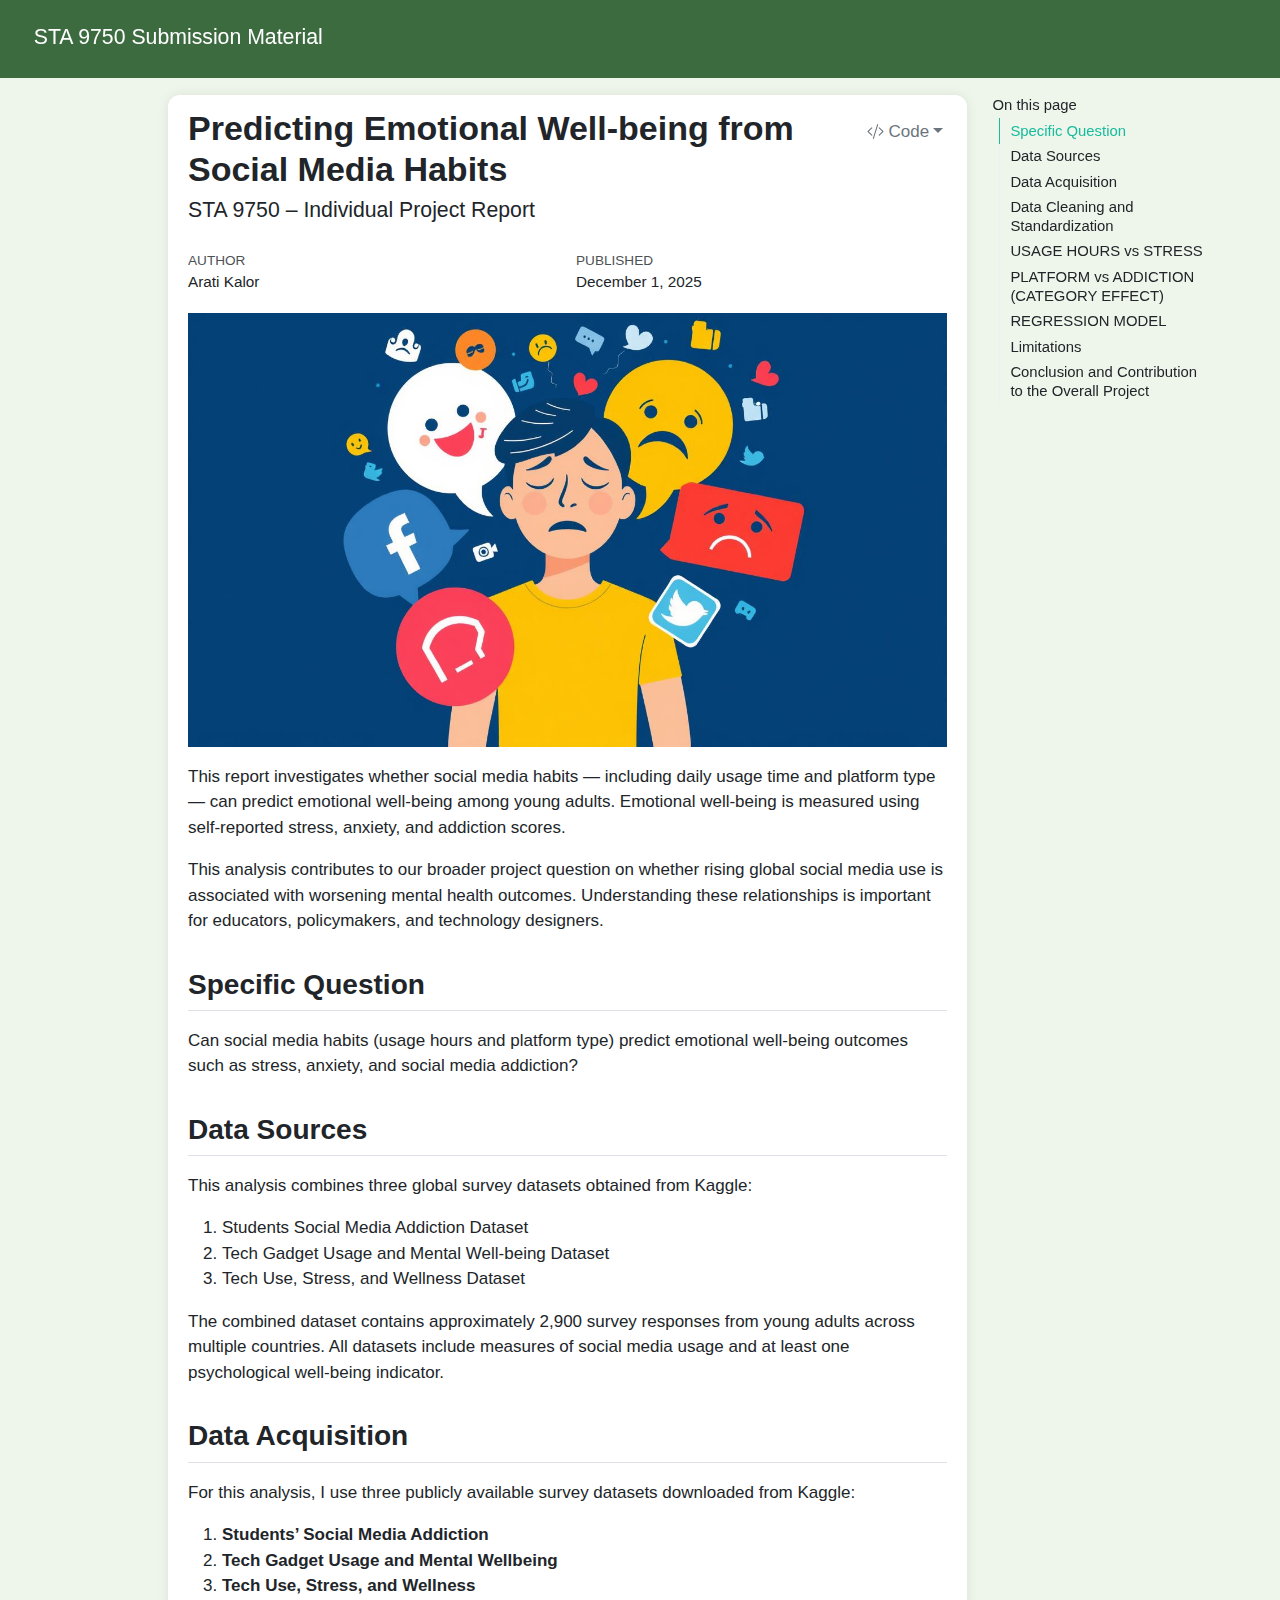
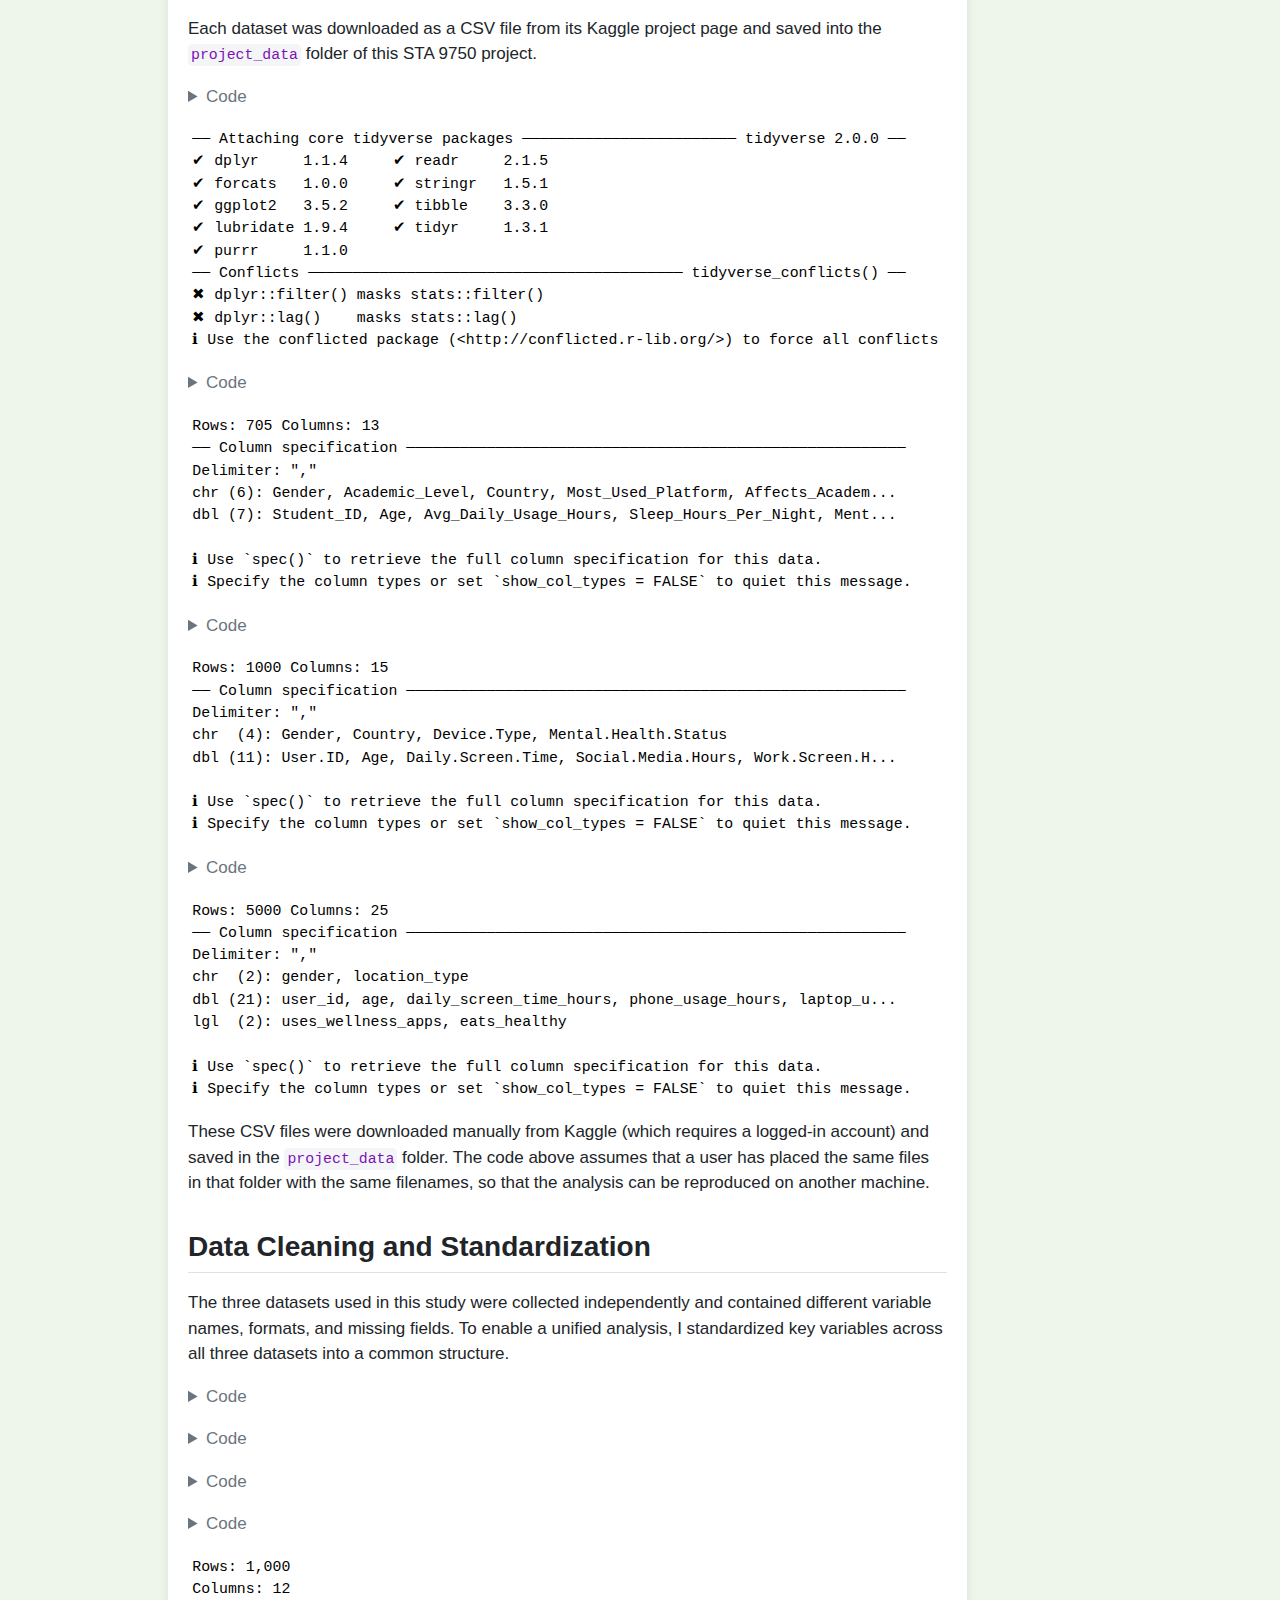
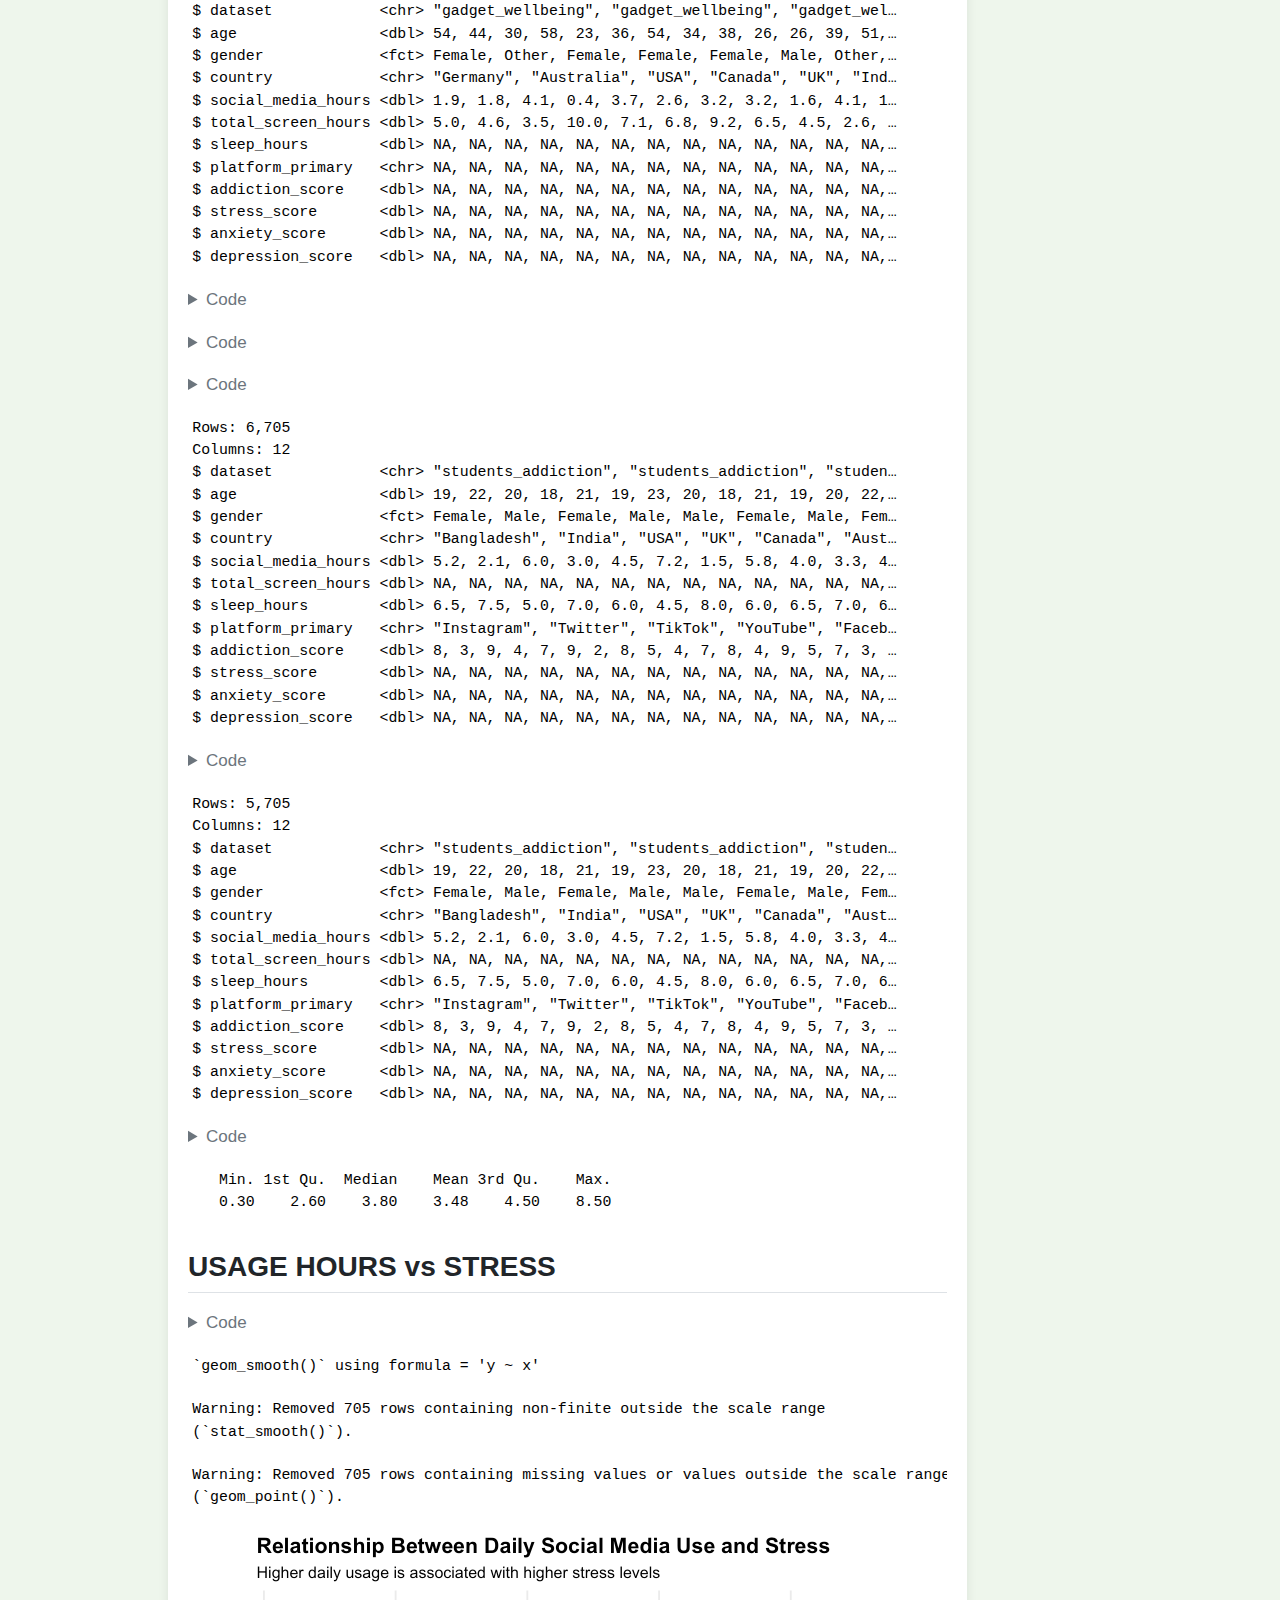
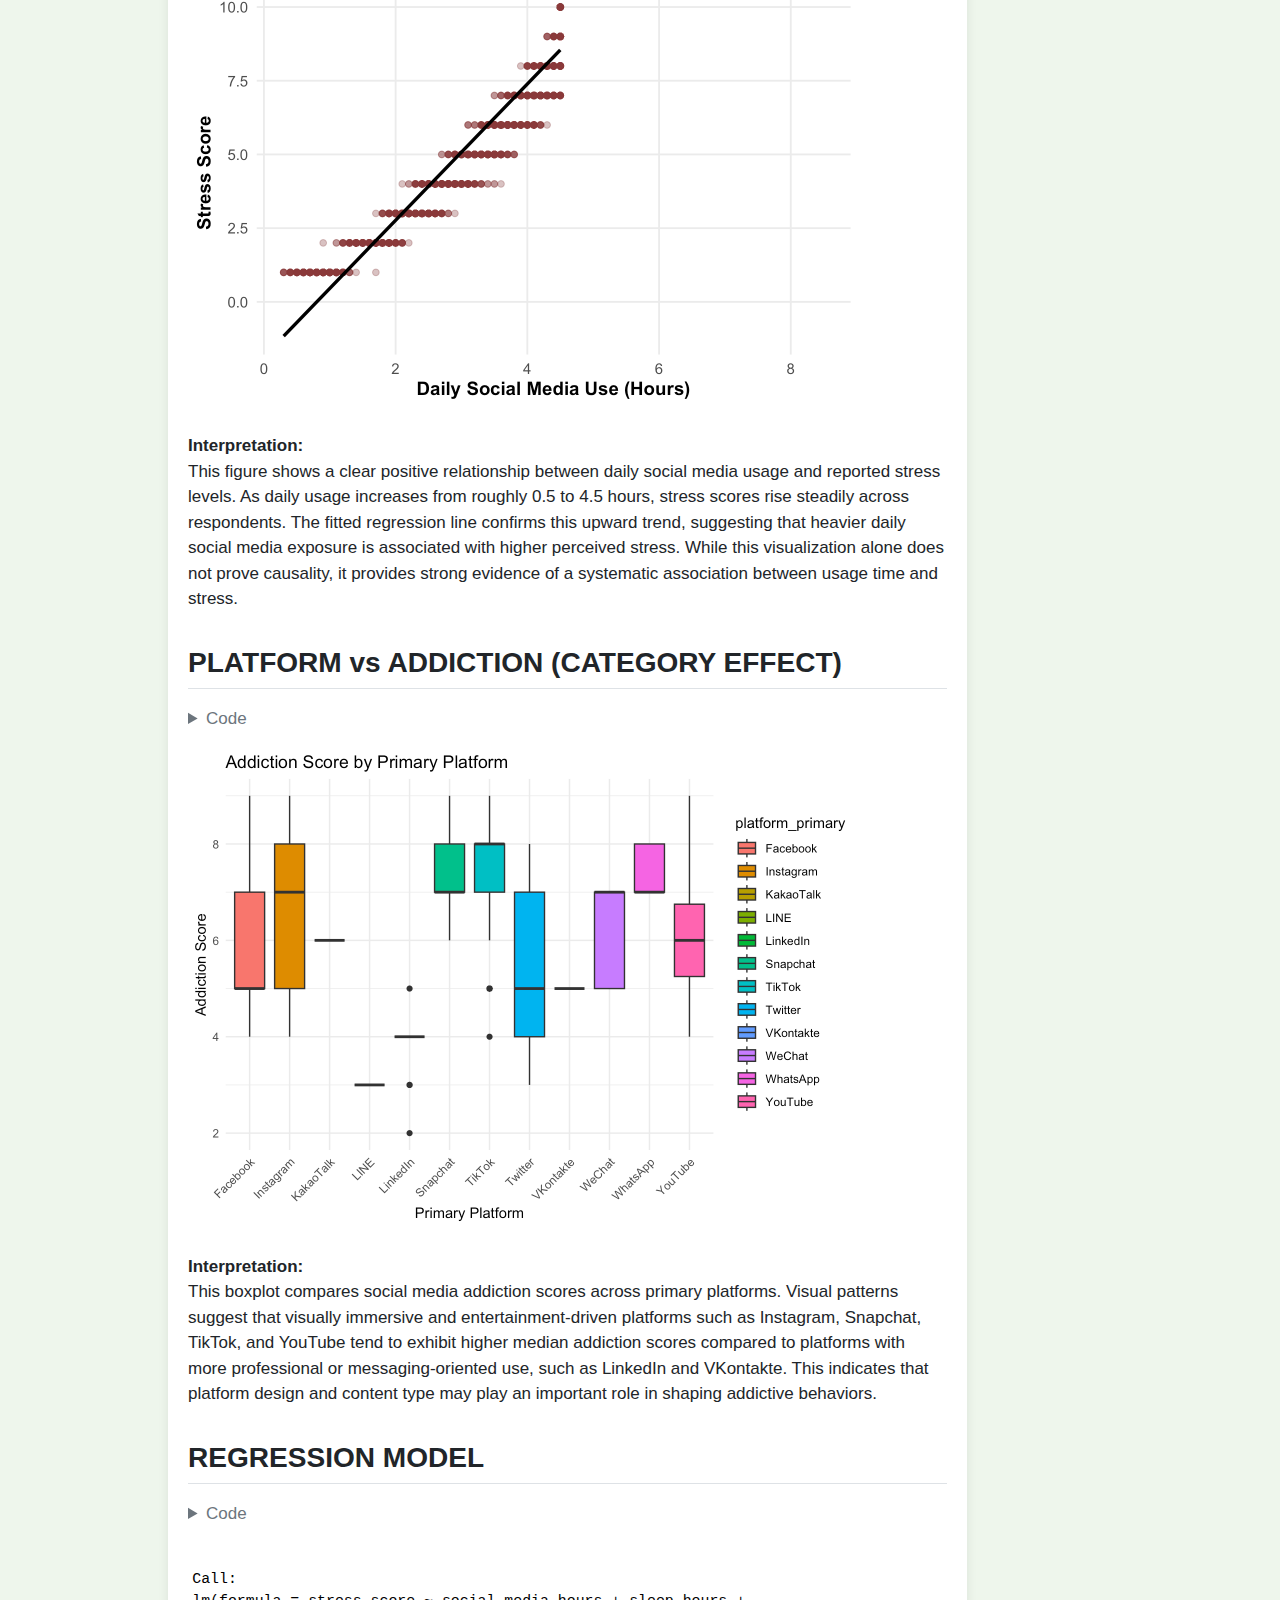
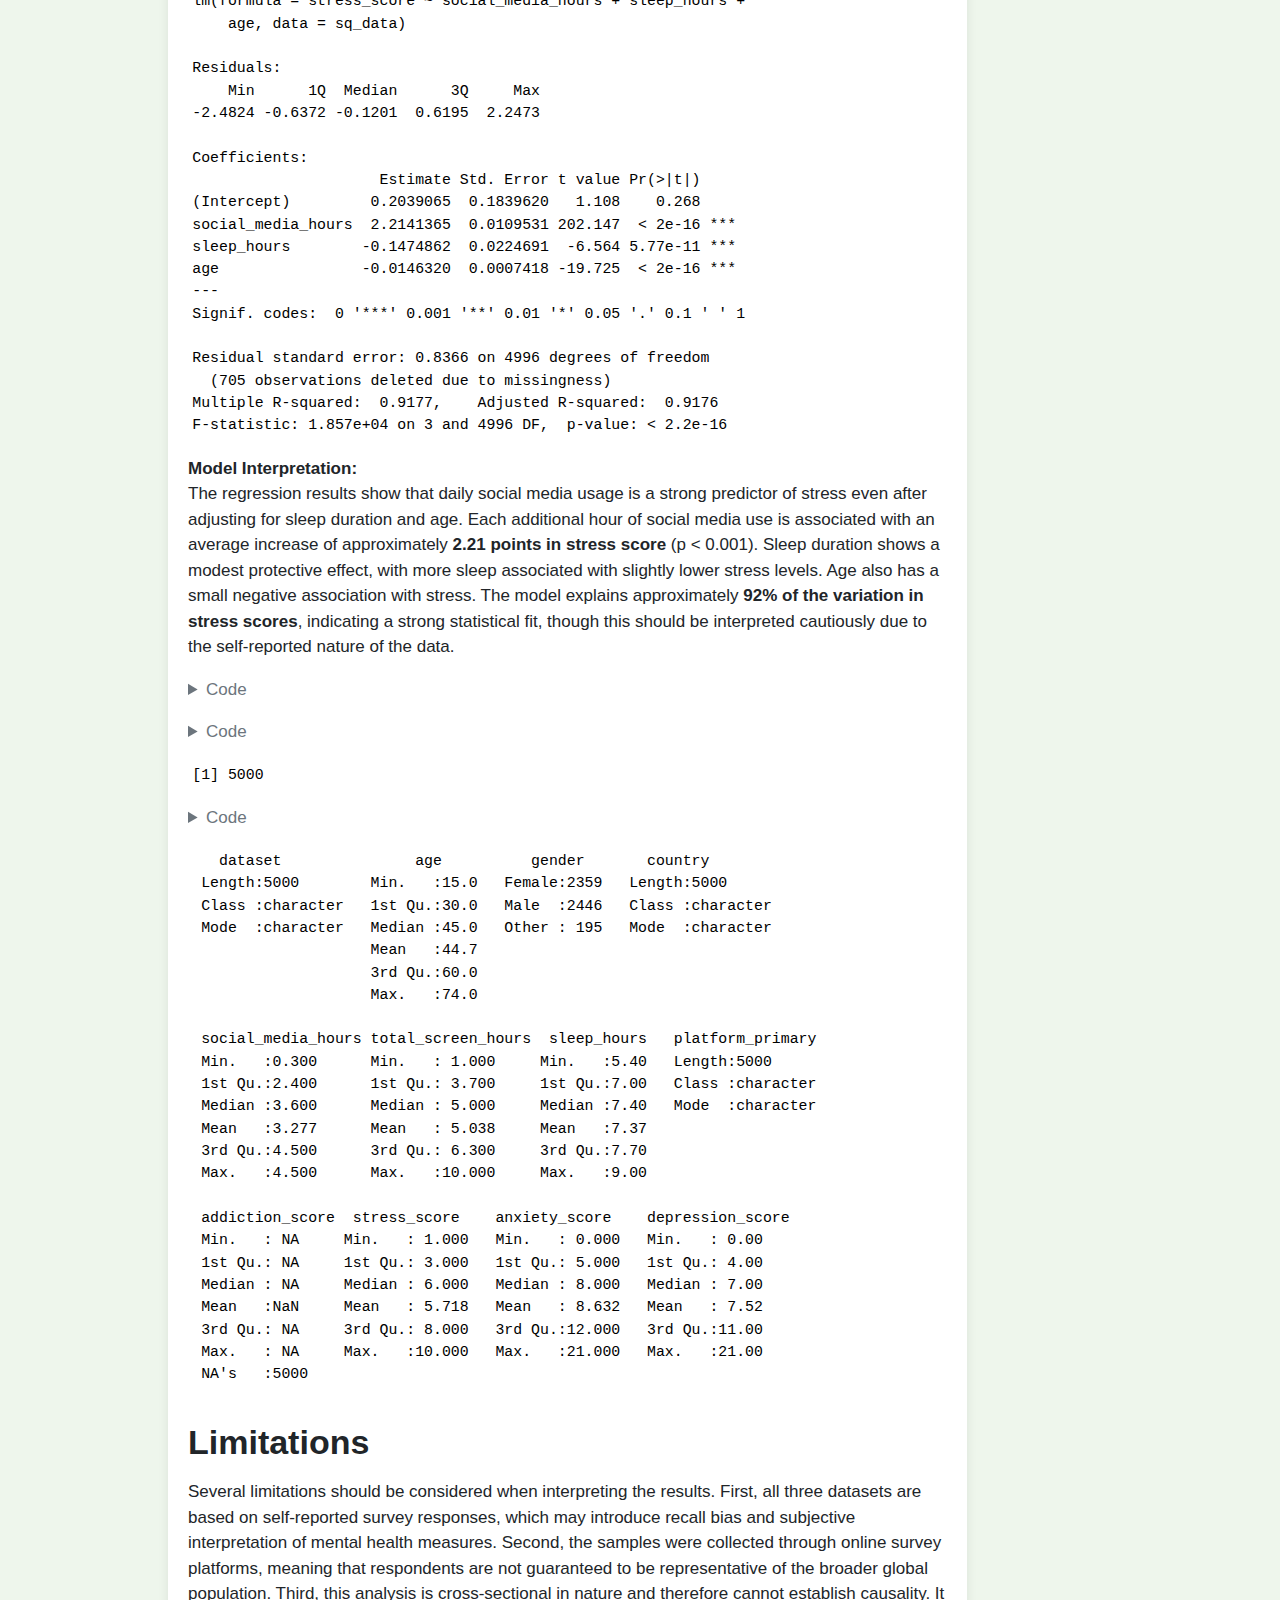
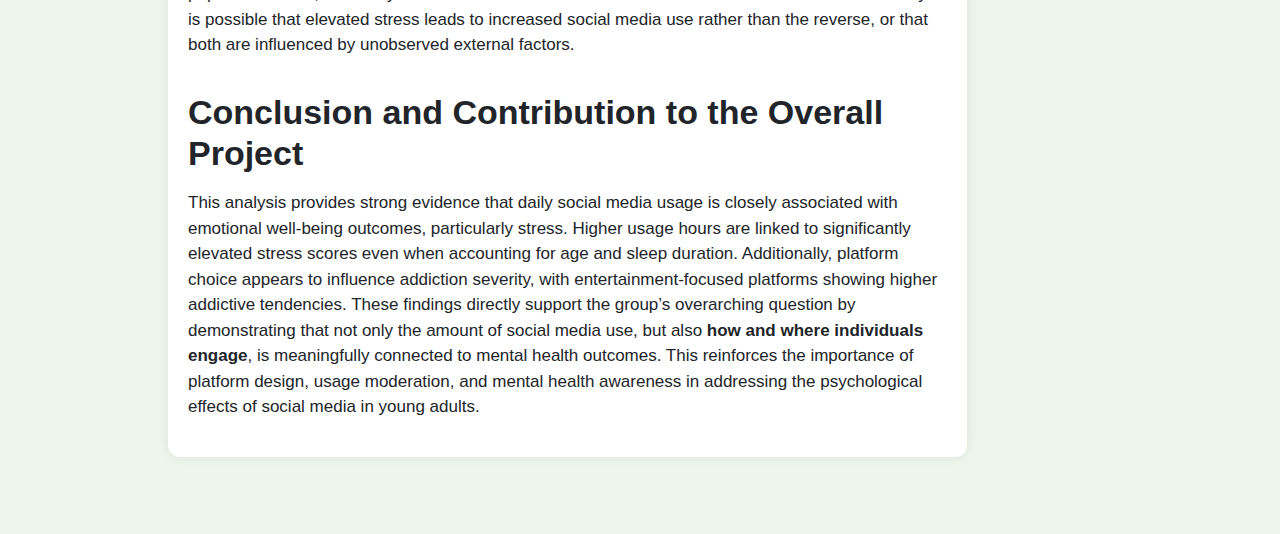
<file: docs/Final Report.html>
<!DOCTYPE html>
<html xmlns="http://www.w3.org/1999/xhtml" lang="en" xml:lang="en"><head>

<meta charset="utf-8">
<meta name="generator" content="quarto-1.8.24">

<meta name="viewport" content="width=device-width, initial-scale=1.0, user-scalable=yes">

<meta name="author" content="Arati Kalor">
<meta name="dcterms.date" content="2025-12-01">

<title>Predicting Emotional Well-being from Social Media Habits – STA 9750 Submission Material</title>
<style>
code{white-space: pre-wrap;}
span.smallcaps{font-variant: small-caps;}
div.columns{display: flex; gap: min(4vw, 1.5em);}
div.column{flex: auto; overflow-x: auto;}
div.hanging-indent{margin-left: 1.5em; text-indent: -1.5em;}
ul.task-list{list-style: none;}
ul.task-list li input[type="checkbox"] {
  width: 0.8em;
  margin: 0 0.8em 0.2em -1em; /* quarto-specific, see https://github.com/quarto-dev/quarto-cli/issues/4556 */ 
  vertical-align: middle;
}
/* CSS for syntax highlighting */
html { -webkit-text-size-adjust: 100%; }
pre > code.sourceCode { white-space: pre; position: relative; }
pre > code.sourceCode > span { display: inline-block; line-height: 1.25; }
pre > code.sourceCode > span:empty { height: 1.2em; }
.sourceCode { overflow: visible; }
code.sourceCode > span { color: inherit; text-decoration: inherit; }
div.sourceCode { margin: 1em 0; }
pre.sourceCode { margin: 0; }
@media screen {
div.sourceCode { overflow: auto; }
}
@media print {
pre > code.sourceCode { white-space: pre-wrap; }
pre > code.sourceCode > span { text-indent: -5em; padding-left: 5em; }
}
pre.numberSource code
  { counter-reset: source-line 0; }
pre.numberSource code > span
  { position: relative; left: -4em; counter-increment: source-line; }
pre.numberSource code > span > a:first-child::before
  { content: counter(source-line);
    position: relative; left: -1em; text-align: right; vertical-align: baseline;
    border: none; display: inline-block;
    -webkit-touch-callout: none; -webkit-user-select: none;
    -khtml-user-select: none; -moz-user-select: none;
    -ms-user-select: none; user-select: none;
    padding: 0 4px; width: 4em;
  }
pre.numberSource { margin-left: 3em;  padding-left: 4px; }
div.sourceCode
  {   }
@media screen {
pre > code.sourceCode > span > a:first-child::before { text-decoration: underline; }
}
</style>


<script src="site_libs/quarto-nav/quarto-nav.js"></script>
<script src="site_libs/quarto-nav/headroom.min.js"></script>
<script src="site_libs/clipboard/clipboard.min.js"></script>
<script src="site_libs/quarto-search/autocomplete.umd.js"></script>
<script src="site_libs/quarto-search/fuse.min.js"></script>
<script src="site_libs/quarto-search/quarto-search.js"></script>
<meta name="quarto:offset" content="./">
<script src="site_libs/quarto-html/quarto.js" type="module"></script>
<script src="site_libs/quarto-html/tabsets/tabsets.js" type="module"></script>
<script src="site_libs/quarto-html/axe/axe-check.js" type="module"></script>
<script src="site_libs/quarto-html/popper.min.js"></script>
<script src="site_libs/quarto-html/tippy.umd.min.js"></script>
<script src="site_libs/quarto-html/anchor.min.js"></script>
<link href="site_libs/quarto-html/tippy.css" rel="stylesheet">
<link href="site_libs/quarto-html/quarto-syntax-highlighting-dc55a5b9e770e841cd82e46aadbfb9b0.css" rel="stylesheet" id="quarto-text-highlighting-styles">
<script src="site_libs/bootstrap/bootstrap.min.js"></script>
<link href="site_libs/bootstrap/bootstrap-icons.css" rel="stylesheet">
<link href="site_libs/bootstrap/bootstrap-f59cc608e70ce16b384b3e6fc30ca698.min.css" rel="stylesheet" append-hash="true" id="quarto-bootstrap" data-mode="light">
<script id="quarto-search-options" type="application/json">{
  "location": "navbar",
  "copy-button": false,
  "collapse-after": 3,
  "panel-placement": "end",
  "type": "overlay",
  "limit": 50,
  "keyboard-shortcut": [
    "f",
    "/",
    "s"
  ],
  "show-item-context": false,
  "language": {
    "search-no-results-text": "No results",
    "search-matching-documents-text": "matching documents",
    "search-copy-link-title": "Copy link to search",
    "search-hide-matches-text": "Hide additional matches",
    "search-more-match-text": "more match in this document",
    "search-more-matches-text": "more matches in this document",
    "search-clear-button-title": "Clear",
    "search-text-placeholder": "",
    "search-detached-cancel-button-title": "Cancel",
    "search-submit-button-title": "Submit",
    "search-label": "Search"
  }
}</script>


<link rel="stylesheet" href="styles.css">
</head>

<body class="nav-fixed quarto-light">

<div id="quarto-search-results"></div>
  <header id="quarto-header" class="headroom fixed-top">
    <nav class="navbar navbar-expand-lg " data-bs-theme="dark">
      <div class="navbar-container container-fluid">
      <div class="navbar-brand-container mx-auto">
    <a href="./index.html" class="navbar-brand navbar-brand-logo">
    </a>
    <a class="navbar-brand" href="./index.html">
    <span class="navbar-title">STA 9750 Submission Material</span>
    </a>
  </div>
        <div class="quarto-navbar-tools tools-end">
</div>
      </div> <!-- /container-fluid -->
    </nav>
</header>
<!-- content -->
<div id="quarto-content" class="quarto-container page-columns page-rows-contents page-layout-article page-navbar">
<!-- sidebar -->
<!-- margin-sidebar -->
    <div id="quarto-margin-sidebar" class="sidebar margin-sidebar">
        <nav id="TOC" role="doc-toc" class="toc-active">
    <h2 id="toc-title">On this page</h2>
   
  <ul>
  <li><a href="#specific-question" id="toc-specific-question" class="nav-link active" data-scroll-target="#specific-question">Specific Question</a></li>
  <li><a href="#data-sources" id="toc-data-sources" class="nav-link" data-scroll-target="#data-sources">Data Sources</a></li>
  <li><a href="#data-acquisition" id="toc-data-acquisition" class="nav-link" data-scroll-target="#data-acquisition">Data Acquisition</a></li>
  <li><a href="#data-cleaning-and-standardization" id="toc-data-cleaning-and-standardization" class="nav-link" data-scroll-target="#data-cleaning-and-standardization">Data Cleaning and Standardization</a></li>
  <li><a href="#usage-hours-vs-stress" id="toc-usage-hours-vs-stress" class="nav-link" data-scroll-target="#usage-hours-vs-stress">USAGE HOURS vs STRESS</a></li>
  <li><a href="#platform-vs-addiction-category-effect" id="toc-platform-vs-addiction-category-effect" class="nav-link" data-scroll-target="#platform-vs-addiction-category-effect">PLATFORM vs ADDICTION (CATEGORY EFFECT)</a></li>
  <li><a href="#regression-model" id="toc-regression-model" class="nav-link" data-scroll-target="#regression-model">REGRESSION MODEL</a></li>
  <li><a href="#limitations" id="toc-limitations" class="nav-link" data-scroll-target="#limitations">Limitations</a></li>
  <li><a href="#conclusion-and-contribution-to-the-overall-project" id="toc-conclusion-and-contribution-to-the-overall-project" class="nav-link" data-scroll-target="#conclusion-and-contribution-to-the-overall-project">Conclusion and Contribution to the Overall Project</a></li>
  </ul>
</nav>
    </div>
<!-- main -->
<main class="content" id="quarto-document-content">

<header id="title-block-header" class="quarto-title-block default">
<div class="quarto-title">
<div class="quarto-title-block"><div><h1 class="title">Predicting Emotional Well-being from Social Media Habits</h1><button type="button" class="btn code-tools-button dropdown-toggle" id="quarto-code-tools-menu" data-bs-toggle="dropdown" aria-expanded="false"><i class="bi"></i> Code</button><ul class="dropdown-menu dropdown-menu-end" aria-labelelledby="quarto-code-tools-menu"><li><a id="quarto-show-all-code" class="dropdown-item" href="javascript:void(0)" role="button">Show All Code</a></li><li><a id="quarto-hide-all-code" class="dropdown-item" href="javascript:void(0)" role="button">Hide All Code</a></li><li><hr class="dropdown-divider"></li><li><a id="quarto-view-source" class="dropdown-item" href="javascript:void(0)" role="button">View Source</a></li></ul></div></div>
<p class="subtitle lead">STA 9750 – Individual Project Report</p>
</div>



<div class="quarto-title-meta">

    <div>
    <div class="quarto-title-meta-heading">Author</div>
    <div class="quarto-title-meta-contents">
             <p>Arati Kalor </p>
          </div>
  </div>
    
    <div>
    <div class="quarto-title-meta-heading">Published</div>
    <div class="quarto-title-meta-contents">
      <p class="date">December 1, 2025</p>
    </div>
  </div>
  
    
  </div>
  


</header>


<p><img src="Material/Social-Media-And-Unregulated-Emotions.jpg" class="img-fluid" style="width:100.0%"></p>
<p>This report investigates whether social media habits — including daily usage time and platform type — can predict emotional well-being among young adults. Emotional well-being is measured using self-reported stress, anxiety, and addiction scores.</p>
<p>This analysis contributes to our broader project question on whether rising global social media use is associated with worsening mental health outcomes. Understanding these relationships is important for educators, policymakers, and technology designers.</p>
<section id="specific-question" class="level2">
<h2 class="anchored" data-anchor-id="specific-question">Specific Question</h2>
<p>Can social media habits (usage hours and platform type) predict emotional well-being outcomes such as stress, anxiety, and social media addiction?</p>
</section>
<section id="data-sources" class="level2">
<h2 class="anchored" data-anchor-id="data-sources">Data Sources</h2>
<p>This analysis combines three global survey datasets obtained from Kaggle:</p>
<ol type="1">
<li>Students Social Media Addiction Dataset<br>
</li>
<li>Tech Gadget Usage and Mental Well-being Dataset<br>
</li>
<li>Tech Use, Stress, and Wellness Dataset</li>
</ol>
<p>The combined dataset contains approximately 2,900 survey responses from young adults across multiple countries. All datasets include measures of social media usage and at least one psychological well-being indicator.</p>
</section>
<section id="data-acquisition" class="level2">
<h2 class="anchored" data-anchor-id="data-acquisition">Data Acquisition</h2>
<p>For this analysis, I use three publicly available survey datasets downloaded from Kaggle:</p>
<ol type="1">
<li><strong>Students’ Social Media Addiction</strong><br>
</li>
<li><strong>Tech Gadget Usage and Mental Wellbeing</strong><br>
</li>
<li><strong>Tech Use, Stress, and Wellness</strong></li>
</ol>
<p>Each dataset was downloaded as a CSV file from its Kaggle project page and saved into the <code>project_data</code> folder of this STA 9750 project.</p>
<div class="cell">
<details class="code-fold">
<summary>Code</summary>
<div class="code-copy-outer-scaffold"><div class="sourceCode cell-code" id="cb1"><pre class="sourceCode r code-with-copy"><code class="sourceCode r"><span id="cb1-1"><a href="#cb1-1" aria-hidden="true" tabindex="-1"></a><span class="fu">library</span>(tidyverse)</span></code></pre></div><button title="Copy to Clipboard" class="code-copy-button"><i class="bi"></i></button></div>
</details>
<div class="cell-output cell-output-stderr">
<pre><code>── Attaching core tidyverse packages ──────────────────────── tidyverse 2.0.0 ──
✔ dplyr     1.1.4     ✔ readr     2.1.5
✔ forcats   1.0.0     ✔ stringr   1.5.1
✔ ggplot2   3.5.2     ✔ tibble    3.3.0
✔ lubridate 1.9.4     ✔ tidyr     1.3.1
✔ purrr     1.1.0     
── Conflicts ────────────────────────────────────────── tidyverse_conflicts() ──
✖ dplyr::filter() masks stats::filter()
✖ dplyr::lag()    masks stats::lag()
ℹ Use the conflicted package (&lt;http://conflicted.r-lib.org/&gt;) to force all conflicts to become errors</code></pre>
</div>
<details class="code-fold">
<summary>Code</summary>
<div class="code-copy-outer-scaffold"><div class="sourceCode cell-code" id="cb3"><pre class="sourceCode r code-with-copy"><code class="sourceCode r"><span id="cb3-1"><a href="#cb3-1" aria-hidden="true" tabindex="-1"></a><span class="co"># Set data folder path</span></span>
<span id="cb3-2"><a href="#cb3-2" aria-hidden="true" tabindex="-1"></a>path <span class="ot">&lt;-</span> <span class="st">"project_data"</span></span>
<span id="cb3-3"><a href="#cb3-3" aria-hidden="true" tabindex="-1"></a></span>
<span id="cb3-4"><a href="#cb3-4" aria-hidden="true" tabindex="-1"></a><span class="co"># Load raw datasets</span></span>
<span id="cb3-5"><a href="#cb3-5" aria-hidden="true" tabindex="-1"></a>d1_raw <span class="ot">&lt;-</span> <span class="fu">read_csv</span>(<span class="fu">file.path</span>(path, <span class="st">"Students Social Media Addiction.csv"</span>))</span></code></pre></div><button title="Copy to Clipboard" class="code-copy-button"><i class="bi"></i></button></div>
</details>
<div class="cell-output cell-output-stderr">
<pre><code>Rows: 705 Columns: 13
── Column specification ────────────────────────────────────────────────────────
Delimiter: ","
chr (6): Gender, Academic_Level, Country, Most_Used_Platform, Affects_Academ...
dbl (7): Student_ID, Age, Avg_Daily_Usage_Hours, Sleep_Hours_Per_Night, Ment...

ℹ Use `spec()` to retrieve the full column specification for this data.
ℹ Specify the column types or set `show_col_types = FALSE` to quiet this message.</code></pre>
</div>
<details class="code-fold">
<summary>Code</summary>
<div class="code-copy-outer-scaffold"><div class="sourceCode cell-code" id="cb5"><pre class="sourceCode r code-with-copy"><code class="sourceCode r"><span id="cb5-1"><a href="#cb5-1" aria-hidden="true" tabindex="-1"></a>d2_raw <span class="ot">&lt;-</span> <span class="fu">read_csv</span>(<span class="fu">file.path</span>(path, <span class="st">"Tech_Gadget_Usage_and_Mental_Wellbeing.csv"</span>))</span></code></pre></div><button title="Copy to Clipboard" class="code-copy-button"><i class="bi"></i></button></div>
</details>
<div class="cell-output cell-output-stderr">
<pre><code>Rows: 1000 Columns: 15
── Column specification ────────────────────────────────────────────────────────
Delimiter: ","
chr  (4): Gender, Country, Device.Type, Mental.Health.Status
dbl (11): User.ID, Age, Daily.Screen.Time, Social.Media.Hours, Work.Screen.H...

ℹ Use `spec()` to retrieve the full column specification for this data.
ℹ Specify the column types or set `show_col_types = FALSE` to quiet this message.</code></pre>
</div>
<details class="code-fold">
<summary>Code</summary>
<div class="code-copy-outer-scaffold"><div class="sourceCode cell-code" id="cb7"><pre class="sourceCode r code-with-copy"><code class="sourceCode r"><span id="cb7-1"><a href="#cb7-1" aria-hidden="true" tabindex="-1"></a>d3_raw <span class="ot">&lt;-</span> <span class="fu">read_csv</span>(<span class="fu">file.path</span>(path, <span class="st">"Tech_Use_Stress_Wellness.csv"</span>))</span></code></pre></div><button title="Copy to Clipboard" class="code-copy-button"><i class="bi"></i></button></div>
</details>
<div class="cell-output cell-output-stderr">
<pre><code>Rows: 5000 Columns: 25
── Column specification ────────────────────────────────────────────────────────
Delimiter: ","
chr  (2): gender, location_type
dbl (21): user_id, age, daily_screen_time_hours, phone_usage_hours, laptop_u...
lgl  (2): uses_wellness_apps, eats_healthy

ℹ Use `spec()` to retrieve the full column specification for this data.
ℹ Specify the column types or set `show_col_types = FALSE` to quiet this message.</code></pre>
</div>
</div>
<p>These CSV files were downloaded manually from Kaggle (which requires a logged-in account) and saved in the <code>project_data</code> folder. The code above assumes that a user has placed the same files in that folder with the same filenames, so that the analysis can be reproduced on another machine.</p>
</section>
<section id="data-cleaning-and-standardization" class="level2">
<h2 class="anchored" data-anchor-id="data-cleaning-and-standardization">Data Cleaning and Standardization</h2>
<p>The three datasets used in this study were collected independently and contained different variable names, formats, and missing fields. To enable a unified analysis, I standardized key variables across all three datasets into a common structure.</p>
<div class="cell">
<details class="code-fold">
<summary>Code</summary>
<div class="code-copy-outer-scaffold"><div class="sourceCode cell-code" id="cb9"><pre class="sourceCode r code-with-copy"><code class="sourceCode r"><span id="cb9-1"><a href="#cb9-1" aria-hidden="true" tabindex="-1"></a><span class="co"># Clean Dataset 1 - (Students' Social Media Addiction)</span></span>
<span id="cb9-2"><a href="#cb9-2" aria-hidden="true" tabindex="-1"></a>d1 <span class="ot">&lt;-</span> d1_raw <span class="sc">%&gt;%</span></span>
<span id="cb9-3"><a href="#cb9-3" aria-hidden="true" tabindex="-1"></a>  <span class="fu">transmute</span>(</span>
<span id="cb9-4"><a href="#cb9-4" aria-hidden="true" tabindex="-1"></a>    <span class="at">dataset =</span> <span class="st">"students_addiction"</span>,</span>
<span id="cb9-5"><a href="#cb9-5" aria-hidden="true" tabindex="-1"></a>    <span class="at">age =</span> <span class="fu">as.numeric</span>(Age),</span>
<span id="cb9-6"><a href="#cb9-6" aria-hidden="true" tabindex="-1"></a>    <span class="at">gender =</span> <span class="fu">factor</span>(Gender),</span>
<span id="cb9-7"><a href="#cb9-7" aria-hidden="true" tabindex="-1"></a>    <span class="at">country =</span> Country,</span>
<span id="cb9-8"><a href="#cb9-8" aria-hidden="true" tabindex="-1"></a>    <span class="at">social_media_hours =</span> <span class="fu">as.numeric</span>(Avg_Daily_Usage_Hours),</span>
<span id="cb9-9"><a href="#cb9-9" aria-hidden="true" tabindex="-1"></a>    <span class="at">total_screen_hours =</span> <span class="cn">NA_real_</span>,</span>
<span id="cb9-10"><a href="#cb9-10" aria-hidden="true" tabindex="-1"></a>    <span class="at">sleep_hours =</span> <span class="fu">as.numeric</span>(Sleep_Hours_Per_Night),</span>
<span id="cb9-11"><a href="#cb9-11" aria-hidden="true" tabindex="-1"></a>    <span class="at">platform_primary =</span> Most_Used_Platform,</span>
<span id="cb9-12"><a href="#cb9-12" aria-hidden="true" tabindex="-1"></a>    <span class="at">addiction_score =</span> <span class="fu">as.numeric</span>(Addicted_Score),</span>
<span id="cb9-13"><a href="#cb9-13" aria-hidden="true" tabindex="-1"></a>    <span class="at">stress_score =</span> <span class="cn">NA_real_</span>,</span>
<span id="cb9-14"><a href="#cb9-14" aria-hidden="true" tabindex="-1"></a>    <span class="at">anxiety_score =</span> <span class="cn">NA_real_</span>,</span>
<span id="cb9-15"><a href="#cb9-15" aria-hidden="true" tabindex="-1"></a>    <span class="at">depression_score =</span> <span class="cn">NA_real_</span></span>
<span id="cb9-16"><a href="#cb9-16" aria-hidden="true" tabindex="-1"></a>  )</span></code></pre></div><button title="Copy to Clipboard" class="code-copy-button"><i class="bi"></i></button></div>
</details>
</div>
<div class="cell">
<details class="code-fold">
<summary>Code</summary>
<div class="code-copy-outer-scaffold"><div class="sourceCode cell-code" id="cb10"><pre class="sourceCode r code-with-copy"><code class="sourceCode r"><span id="cb10-1"><a href="#cb10-1" aria-hidden="true" tabindex="-1"></a>pick_num <span class="ot">&lt;-</span> <span class="cf">function</span>(df, candidates){</span>
<span id="cb10-2"><a href="#cb10-2" aria-hidden="true" tabindex="-1"></a>  cols <span class="ot">&lt;-</span> <span class="fu">intersect</span>(candidates, <span class="fu">names</span>(df))</span>
<span id="cb10-3"><a href="#cb10-3" aria-hidden="true" tabindex="-1"></a>  <span class="cf">if</span> (<span class="fu">length</span>(cols) <span class="sc">==</span> <span class="dv">0</span>) <span class="fu">return</span>(<span class="cn">NA_real_</span>)</span>
<span id="cb10-4"><a href="#cb10-4" aria-hidden="true" tabindex="-1"></a>  <span class="fu">suppressWarnings</span>(<span class="fu">as.numeric</span>(dplyr<span class="sc">::</span><span class="fu">coalesce</span>(<span class="sc">!!!</span>df[cols])))</span>
<span id="cb10-5"><a href="#cb10-5" aria-hidden="true" tabindex="-1"></a>}</span></code></pre></div><button title="Copy to Clipboard" class="code-copy-button"><i class="bi"></i></button></div>
</details>
</div>
<div class="cell">
<details class="code-fold">
<summary>Code</summary>
<div class="code-copy-outer-scaffold"><div class="sourceCode cell-code" id="cb11"><pre class="sourceCode r code-with-copy"><code class="sourceCode r"><span id="cb11-1"><a href="#cb11-1" aria-hidden="true" tabindex="-1"></a><span class="co"># Clean Dataset 2 - (Tech Gadget Usage &amp; Mental Wellbeing)</span></span>
<span id="cb11-2"><a href="#cb11-2" aria-hidden="true" tabindex="-1"></a>d2 <span class="ot">&lt;-</span> d2_raw <span class="sc">%&gt;%</span></span>
<span id="cb11-3"><a href="#cb11-3" aria-hidden="true" tabindex="-1"></a>  <span class="fu">transmute</span>(</span>
<span id="cb11-4"><a href="#cb11-4" aria-hidden="true" tabindex="-1"></a>    <span class="at">dataset =</span> <span class="st">"gadget_wellbeing"</span>,</span>
<span id="cb11-5"><a href="#cb11-5" aria-hidden="true" tabindex="-1"></a>    <span class="at">age =</span> <span class="fu">pick_num</span>(d2_raw, <span class="fu">c</span>(<span class="st">"Age"</span>, <span class="st">"age"</span>)),</span>
<span id="cb11-6"><a href="#cb11-6" aria-hidden="true" tabindex="-1"></a>    <span class="at">gender =</span> <span class="fu">factor</span>(Gender),</span>
<span id="cb11-7"><a href="#cb11-7" aria-hidden="true" tabindex="-1"></a>    <span class="at">country =</span> Country,</span>
<span id="cb11-8"><a href="#cb11-8" aria-hidden="true" tabindex="-1"></a></span>
<span id="cb11-9"><a href="#cb11-9" aria-hidden="true" tabindex="-1"></a>    <span class="at">social_media_hours =</span> <span class="fu">pick_num</span>(d2_raw, </span>
<span id="cb11-10"><a href="#cb11-10" aria-hidden="true" tabindex="-1"></a>      <span class="fu">c</span>(<span class="st">"Social.Media.Hours"</span>, <span class="st">"Social_Media_Hours"</span>, <span class="st">"social_media_hours"</span>)),</span>
<span id="cb11-11"><a href="#cb11-11" aria-hidden="true" tabindex="-1"></a></span>
<span id="cb11-12"><a href="#cb11-12" aria-hidden="true" tabindex="-1"></a>    <span class="at">total_screen_hours =</span> <span class="fu">pick_num</span>(d2_raw, </span>
<span id="cb11-13"><a href="#cb11-13" aria-hidden="true" tabindex="-1"></a>      <span class="fu">c</span>(<span class="st">"Daily.Screen.Time"</span>, <span class="st">"Daily_Screen_Time"</span>, <span class="st">"screen_time"</span>)),</span>
<span id="cb11-14"><a href="#cb11-14" aria-hidden="true" tabindex="-1"></a></span>
<span id="cb11-15"><a href="#cb11-15" aria-hidden="true" tabindex="-1"></a>    <span class="at">sleep_hours =</span> <span class="fu">pick_num</span>(d2_raw, </span>
<span id="cb11-16"><a href="#cb11-16" aria-hidden="true" tabindex="-1"></a>      <span class="fu">c</span>(<span class="st">"Sleep.Duration"</span>, <span class="st">"Sleep_Hours"</span>, <span class="st">"sleep_hours"</span>)),</span>
<span id="cb11-17"><a href="#cb11-17" aria-hidden="true" tabindex="-1"></a></span>
<span id="cb11-18"><a href="#cb11-18" aria-hidden="true" tabindex="-1"></a>    <span class="at">platform_primary =</span> <span class="cn">NA_character_</span>,</span>
<span id="cb11-19"><a href="#cb11-19" aria-hidden="true" tabindex="-1"></a>    <span class="at">addiction_score =</span> <span class="cn">NA_real_</span>,</span>
<span id="cb11-20"><a href="#cb11-20" aria-hidden="true" tabindex="-1"></a></span>
<span id="cb11-21"><a href="#cb11-21" aria-hidden="true" tabindex="-1"></a>    <span class="at">stress_score =</span> <span class="fu">pick_num</span>(d2_raw, <span class="fu">c</span>(<span class="st">"Stress"</span>, <span class="st">"Stress_Score"</span>)),</span>
<span id="cb11-22"><a href="#cb11-22" aria-hidden="true" tabindex="-1"></a>    <span class="at">anxiety_score =</span> <span class="fu">pick_num</span>(d2_raw, <span class="fu">c</span>(<span class="st">"Anxiety"</span>, <span class="st">"Anxiety_Score"</span>)),</span>
<span id="cb11-23"><a href="#cb11-23" aria-hidden="true" tabindex="-1"></a>    <span class="at">depression_score =</span> <span class="fu">pick_num</span>(d2_raw, <span class="fu">c</span>(<span class="st">"Depression"</span>, <span class="st">"Depression_Score"</span>))</span>
<span id="cb11-24"><a href="#cb11-24" aria-hidden="true" tabindex="-1"></a>  )</span></code></pre></div><button title="Copy to Clipboard" class="code-copy-button"><i class="bi"></i></button></div>
</details>
</div>
<div class="cell">
<details class="code-fold">
<summary>Code</summary>
<div class="code-copy-outer-scaffold"><div class="sourceCode cell-code" id="cb12"><pre class="sourceCode r code-with-copy"><code class="sourceCode r"><span id="cb12-1"><a href="#cb12-1" aria-hidden="true" tabindex="-1"></a>d2 <span class="sc">%&gt;%</span> <span class="fu">glimpse</span>()</span></code></pre></div><button title="Copy to Clipboard" class="code-copy-button"><i class="bi"></i></button></div>
</details>
<div class="cell-output cell-output-stdout">
<pre><code>Rows: 1,000
Columns: 12
$ dataset            &lt;chr&gt; "gadget_wellbeing", "gadget_wellbeing", "gadget_wel…
$ age                &lt;dbl&gt; 54, 44, 30, 58, 23, 36, 54, 34, 38, 26, 26, 39, 51,…
$ gender             &lt;fct&gt; Female, Other, Female, Female, Female, Male, Other,…
$ country            &lt;chr&gt; "Germany", "Australia", "USA", "Canada", "UK", "Ind…
$ social_media_hours &lt;dbl&gt; 1.9, 1.8, 4.1, 0.4, 3.7, 2.6, 3.2, 3.2, 1.6, 4.1, 1…
$ total_screen_hours &lt;dbl&gt; 5.0, 4.6, 3.5, 10.0, 7.1, 6.8, 9.2, 6.5, 4.5, 2.6, …
$ sleep_hours        &lt;dbl&gt; NA, NA, NA, NA, NA, NA, NA, NA, NA, NA, NA, NA, NA,…
$ platform_primary   &lt;chr&gt; NA, NA, NA, NA, NA, NA, NA, NA, NA, NA, NA, NA, NA,…
$ addiction_score    &lt;dbl&gt; NA, NA, NA, NA, NA, NA, NA, NA, NA, NA, NA, NA, NA,…
$ stress_score       &lt;dbl&gt; NA, NA, NA, NA, NA, NA, NA, NA, NA, NA, NA, NA, NA,…
$ anxiety_score      &lt;dbl&gt; NA, NA, NA, NA, NA, NA, NA, NA, NA, NA, NA, NA, NA,…
$ depression_score   &lt;dbl&gt; NA, NA, NA, NA, NA, NA, NA, NA, NA, NA, NA, NA, NA,…</code></pre>
</div>
</div>
<div class="cell">
<details class="code-fold">
<summary>Code</summary>
<div class="code-copy-outer-scaffold"><div class="sourceCode cell-code" id="cb14"><pre class="sourceCode r code-with-copy"><code class="sourceCode r"><span id="cb14-1"><a href="#cb14-1" aria-hidden="true" tabindex="-1"></a>pick_chr <span class="ot">&lt;-</span> <span class="cf">function</span>(df, candidates){</span>
<span id="cb14-2"><a href="#cb14-2" aria-hidden="true" tabindex="-1"></a>  cols <span class="ot">&lt;-</span> <span class="fu">intersect</span>(candidates, <span class="fu">names</span>(df))</span>
<span id="cb14-3"><a href="#cb14-3" aria-hidden="true" tabindex="-1"></a>  <span class="cf">if</span> (<span class="fu">length</span>(cols) <span class="sc">==</span> <span class="dv">0</span>) <span class="fu">return</span>(<span class="cn">NA_character_</span>)</span>
<span id="cb14-4"><a href="#cb14-4" aria-hidden="true" tabindex="-1"></a>  <span class="fu">as.character</span>(df[[cols[<span class="dv">1</span>]]])</span>
<span id="cb14-5"><a href="#cb14-5" aria-hidden="true" tabindex="-1"></a>}</span></code></pre></div><button title="Copy to Clipboard" class="code-copy-button"><i class="bi"></i></button></div>
</details>
</div>
<div class="cell">
<details class="code-fold">
<summary>Code</summary>
<div class="code-copy-outer-scaffold"><div class="sourceCode cell-code" id="cb15"><pre class="sourceCode r code-with-copy"><code class="sourceCode r"><span id="cb15-1"><a href="#cb15-1" aria-hidden="true" tabindex="-1"></a><span class="co"># Clean Dataset 3 - (Tech Use, Stress &amp; Wellness)</span></span>
<span id="cb15-2"><a href="#cb15-2" aria-hidden="true" tabindex="-1"></a>d3 <span class="ot">&lt;-</span> d3_raw <span class="sc">%&gt;%</span></span>
<span id="cb15-3"><a href="#cb15-3" aria-hidden="true" tabindex="-1"></a>  <span class="fu">transmute</span>(</span>
<span id="cb15-4"><a href="#cb15-4" aria-hidden="true" tabindex="-1"></a>    <span class="at">dataset =</span> <span class="st">"tech_use_stress"</span>,</span>
<span id="cb15-5"><a href="#cb15-5" aria-hidden="true" tabindex="-1"></a>    </span>
<span id="cb15-6"><a href="#cb15-6" aria-hidden="true" tabindex="-1"></a>    <span class="at">age =</span> <span class="fu">pick_num</span>(d3_raw, <span class="fu">c</span>(<span class="st">"Age"</span>, <span class="st">"age"</span>)),</span>
<span id="cb15-7"><a href="#cb15-7" aria-hidden="true" tabindex="-1"></a>    </span>
<span id="cb15-8"><a href="#cb15-8" aria-hidden="true" tabindex="-1"></a>    <span class="at">gender =</span> <span class="fu">factor</span>(</span>
<span id="cb15-9"><a href="#cb15-9" aria-hidden="true" tabindex="-1"></a>      <span class="fu">pick_chr</span>(d3_raw, <span class="fu">c</span>(<span class="st">"Gender"</span>, <span class="st">"gender"</span>, <span class="st">"sex"</span>))</span>
<span id="cb15-10"><a href="#cb15-10" aria-hidden="true" tabindex="-1"></a>    ),</span>
<span id="cb15-11"><a href="#cb15-11" aria-hidden="true" tabindex="-1"></a>    </span>
<span id="cb15-12"><a href="#cb15-12" aria-hidden="true" tabindex="-1"></a>    <span class="at">country =</span> <span class="fu">pick_chr</span>(d3_raw, <span class="fu">c</span>(<span class="st">"Country"</span>, <span class="st">"country"</span>, <span class="st">"nation"</span>)),</span>
<span id="cb15-13"><a href="#cb15-13" aria-hidden="true" tabindex="-1"></a></span>
<span id="cb15-14"><a href="#cb15-14" aria-hidden="true" tabindex="-1"></a>    <span class="at">social_media_hours =</span> <span class="fu">pick_num</span>(d3_raw, </span>
<span id="cb15-15"><a href="#cb15-15" aria-hidden="true" tabindex="-1"></a>      <span class="fu">c</span>(<span class="st">"social_media_hours"</span>, <span class="st">"Social_Media_Hours"</span>)),</span>
<span id="cb15-16"><a href="#cb15-16" aria-hidden="true" tabindex="-1"></a></span>
<span id="cb15-17"><a href="#cb15-17" aria-hidden="true" tabindex="-1"></a>    <span class="at">total_screen_hours =</span> <span class="fu">pick_num</span>(d3_raw, </span>
<span id="cb15-18"><a href="#cb15-18" aria-hidden="true" tabindex="-1"></a>      <span class="fu">c</span>(<span class="st">"daily_screen_time_hours"</span>, <span class="st">"screen_time"</span>)),</span>
<span id="cb15-19"><a href="#cb15-19" aria-hidden="true" tabindex="-1"></a></span>
<span id="cb15-20"><a href="#cb15-20" aria-hidden="true" tabindex="-1"></a>    <span class="at">sleep_hours =</span> <span class="fu">pick_num</span>(d3_raw, </span>
<span id="cb15-21"><a href="#cb15-21" aria-hidden="true" tabindex="-1"></a>      <span class="fu">c</span>(<span class="st">"sleep_duration_hours"</span>, <span class="st">"Sleep_Hours"</span>)),</span>
<span id="cb15-22"><a href="#cb15-22" aria-hidden="true" tabindex="-1"></a></span>
<span id="cb15-23"><a href="#cb15-23" aria-hidden="true" tabindex="-1"></a>    <span class="at">platform_primary =</span> <span class="cn">NA_character_</span>,</span>
<span id="cb15-24"><a href="#cb15-24" aria-hidden="true" tabindex="-1"></a>    <span class="at">addiction_score =</span> <span class="cn">NA_real_</span>,</span>
<span id="cb15-25"><a href="#cb15-25" aria-hidden="true" tabindex="-1"></a></span>
<span id="cb15-26"><a href="#cb15-26" aria-hidden="true" tabindex="-1"></a>    <span class="at">stress_score =</span> <span class="fu">pick_num</span>(d3_raw, <span class="fu">c</span>(<span class="st">"stress_level"</span>, <span class="st">"Stress"</span>)),</span>
<span id="cb15-27"><a href="#cb15-27" aria-hidden="true" tabindex="-1"></a>    <span class="at">anxiety_score =</span> <span class="fu">pick_num</span>(d3_raw, <span class="fu">c</span>(<span class="st">"weekly_anxiety_score"</span>, <span class="st">"Anxiety"</span>)),</span>
<span id="cb15-28"><a href="#cb15-28" aria-hidden="true" tabindex="-1"></a>    <span class="at">depression_score =</span> <span class="fu">pick_num</span>(d3_raw, <span class="fu">c</span>(<span class="st">"weekly_depression_score"</span>, <span class="st">"Depression"</span>))</span>
<span id="cb15-29"><a href="#cb15-29" aria-hidden="true" tabindex="-1"></a>  )</span></code></pre></div><button title="Copy to Clipboard" class="code-copy-button"><i class="bi"></i></button></div>
</details>
</div>
<div class="cell">
<details class="code-fold">
<summary>Code</summary>
<div class="code-copy-outer-scaffold"><div class="sourceCode cell-code" id="cb16"><pre class="sourceCode r code-with-copy"><code class="sourceCode r"><span id="cb16-1"><a href="#cb16-1" aria-hidden="true" tabindex="-1"></a>all_clean <span class="ot">&lt;-</span> <span class="fu">bind_rows</span>(d1, d2, d3)</span>
<span id="cb16-2"><a href="#cb16-2" aria-hidden="true" tabindex="-1"></a><span class="fu">glimpse</span>(all_clean)</span></code></pre></div><button title="Copy to Clipboard" class="code-copy-button"><i class="bi"></i></button></div>
</details>
<div class="cell-output cell-output-stdout">
<pre><code>Rows: 6,705
Columns: 12
$ dataset            &lt;chr&gt; "students_addiction", "students_addiction", "studen…
$ age                &lt;dbl&gt; 19, 22, 20, 18, 21, 19, 23, 20, 18, 21, 19, 20, 22,…
$ gender             &lt;fct&gt; Female, Male, Female, Male, Male, Female, Male, Fem…
$ country            &lt;chr&gt; "Bangladesh", "India", "USA", "UK", "Canada", "Aust…
$ social_media_hours &lt;dbl&gt; 5.2, 2.1, 6.0, 3.0, 4.5, 7.2, 1.5, 5.8, 4.0, 3.3, 4…
$ total_screen_hours &lt;dbl&gt; NA, NA, NA, NA, NA, NA, NA, NA, NA, NA, NA, NA, NA,…
$ sleep_hours        &lt;dbl&gt; 6.5, 7.5, 5.0, 7.0, 6.0, 4.5, 8.0, 6.0, 6.5, 7.0, 6…
$ platform_primary   &lt;chr&gt; "Instagram", "Twitter", "TikTok", "YouTube", "Faceb…
$ addiction_score    &lt;dbl&gt; 8, 3, 9, 4, 7, 9, 2, 8, 5, 4, 7, 8, 4, 9, 5, 7, 3, …
$ stress_score       &lt;dbl&gt; NA, NA, NA, NA, NA, NA, NA, NA, NA, NA, NA, NA, NA,…
$ anxiety_score      &lt;dbl&gt; NA, NA, NA, NA, NA, NA, NA, NA, NA, NA, NA, NA, NA,…
$ depression_score   &lt;dbl&gt; NA, NA, NA, NA, NA, NA, NA, NA, NA, NA, NA, NA, NA,…</code></pre>
</div>
</div>
<div class="cell">
<details class="code-fold">
<summary>Code</summary>
<div class="code-copy-outer-scaffold"><div class="sourceCode cell-code" id="cb18"><pre class="sourceCode r code-with-copy"><code class="sourceCode r"><span id="cb18-1"><a href="#cb18-1" aria-hidden="true" tabindex="-1"></a>sq_data <span class="ot">&lt;-</span> all_clean <span class="sc">%&gt;%</span></span>
<span id="cb18-2"><a href="#cb18-2" aria-hidden="true" tabindex="-1"></a>  <span class="fu">filter</span>(</span>
<span id="cb18-3"><a href="#cb18-3" aria-hidden="true" tabindex="-1"></a>    <span class="sc">!</span><span class="fu">is.na</span>(social_media_hours),</span>
<span id="cb18-4"><a href="#cb18-4" aria-hidden="true" tabindex="-1"></a>    <span class="sc">!</span><span class="fu">is.na</span>(stress_score) <span class="sc">|</span> <span class="sc">!</span><span class="fu">is.na</span>(anxiety_score) <span class="sc">|</span> <span class="sc">!</span><span class="fu">is.na</span>(addiction_score)</span>
<span id="cb18-5"><a href="#cb18-5" aria-hidden="true" tabindex="-1"></a>  )</span>
<span id="cb18-6"><a href="#cb18-6" aria-hidden="true" tabindex="-1"></a></span>
<span id="cb18-7"><a href="#cb18-7" aria-hidden="true" tabindex="-1"></a><span class="fu">glimpse</span>(sq_data)</span></code></pre></div><button title="Copy to Clipboard" class="code-copy-button"><i class="bi"></i></button></div>
</details>
<div class="cell-output cell-output-stdout">
<pre><code>Rows: 5,705
Columns: 12
$ dataset            &lt;chr&gt; "students_addiction", "students_addiction", "studen…
$ age                &lt;dbl&gt; 19, 22, 20, 18, 21, 19, 23, 20, 18, 21, 19, 20, 22,…
$ gender             &lt;fct&gt; Female, Male, Female, Male, Male, Female, Male, Fem…
$ country            &lt;chr&gt; "Bangladesh", "India", "USA", "UK", "Canada", "Aust…
$ social_media_hours &lt;dbl&gt; 5.2, 2.1, 6.0, 3.0, 4.5, 7.2, 1.5, 5.8, 4.0, 3.3, 4…
$ total_screen_hours &lt;dbl&gt; NA, NA, NA, NA, NA, NA, NA, NA, NA, NA, NA, NA, NA,…
$ sleep_hours        &lt;dbl&gt; 6.5, 7.5, 5.0, 7.0, 6.0, 4.5, 8.0, 6.0, 6.5, 7.0, 6…
$ platform_primary   &lt;chr&gt; "Instagram", "Twitter", "TikTok", "YouTube", "Faceb…
$ addiction_score    &lt;dbl&gt; 8, 3, 9, 4, 7, 9, 2, 8, 5, 4, 7, 8, 4, 9, 5, 7, 3, …
$ stress_score       &lt;dbl&gt; NA, NA, NA, NA, NA, NA, NA, NA, NA, NA, NA, NA, NA,…
$ anxiety_score      &lt;dbl&gt; NA, NA, NA, NA, NA, NA, NA, NA, NA, NA, NA, NA, NA,…
$ depression_score   &lt;dbl&gt; NA, NA, NA, NA, NA, NA, NA, NA, NA, NA, NA, NA, NA,…</code></pre>
</div>
<details class="code-fold">
<summary>Code</summary>
<div class="code-copy-outer-scaffold"><div class="sourceCode cell-code" id="cb20"><pre class="sourceCode r code-with-copy"><code class="sourceCode r"><span id="cb20-1"><a href="#cb20-1" aria-hidden="true" tabindex="-1"></a><span class="fu">summary</span>(sq_data<span class="sc">$</span>social_media_hours)</span></code></pre></div><button title="Copy to Clipboard" class="code-copy-button"><i class="bi"></i></button></div>
</details>
<div class="cell-output cell-output-stdout">
<pre><code>   Min. 1st Qu.  Median    Mean 3rd Qu.    Max. 
   0.30    2.60    3.80    3.48    4.50    8.50 </code></pre>
</div>
</div>
</section>
<section id="usage-hours-vs-stress" class="level2">
<h2 class="anchored" data-anchor-id="usage-hours-vs-stress">USAGE HOURS vs STRESS</h2>
<div class="cell">
<details class="code-fold">
<summary>Code</summary>
<div class="code-copy-outer-scaffold"><div class="sourceCode cell-code" id="cb22"><pre class="sourceCode r code-with-copy"><code class="sourceCode r"><span id="cb22-1"><a href="#cb22-1" aria-hidden="true" tabindex="-1"></a><span class="fu">ggplot</span>(sq_data, <span class="fu">aes</span>(<span class="at">x =</span> social_media_hours, <span class="at">y =</span> stress_score)) <span class="sc">+</span></span>
<span id="cb22-2"><a href="#cb22-2" aria-hidden="true" tabindex="-1"></a>  <span class="fu">geom_point</span>(</span>
<span id="cb22-3"><a href="#cb22-3" aria-hidden="true" tabindex="-1"></a>    <span class="at">color =</span> <span class="st">"#8B3A3A"</span>,</span>
<span id="cb22-4"><a href="#cb22-4" aria-hidden="true" tabindex="-1"></a>    <span class="at">alpha =</span> <span class="fl">0.35</span>,</span>
<span id="cb22-5"><a href="#cb22-5" aria-hidden="true" tabindex="-1"></a>    <span class="at">size =</span> <span class="dv">2</span></span>
<span id="cb22-6"><a href="#cb22-6" aria-hidden="true" tabindex="-1"></a>  ) <span class="sc">+</span></span>
<span id="cb22-7"><a href="#cb22-7" aria-hidden="true" tabindex="-1"></a>  <span class="fu">geom_smooth</span>(</span>
<span id="cb22-8"><a href="#cb22-8" aria-hidden="true" tabindex="-1"></a>    <span class="at">method =</span> <span class="st">"lm"</span>,</span>
<span id="cb22-9"><a href="#cb22-9" aria-hidden="true" tabindex="-1"></a>    <span class="at">color =</span> <span class="st">"black"</span>,</span>
<span id="cb22-10"><a href="#cb22-10" aria-hidden="true" tabindex="-1"></a>    <span class="at">linewidth =</span> <span class="fl">1.2</span>,</span>
<span id="cb22-11"><a href="#cb22-11" aria-hidden="true" tabindex="-1"></a>    <span class="at">fill =</span> <span class="st">"#B22222"</span>,</span>
<span id="cb22-12"><a href="#cb22-12" aria-hidden="true" tabindex="-1"></a>    <span class="at">alpha =</span> <span class="fl">0.15</span></span>
<span id="cb22-13"><a href="#cb22-13" aria-hidden="true" tabindex="-1"></a>  ) <span class="sc">+</span></span>
<span id="cb22-14"><a href="#cb22-14" aria-hidden="true" tabindex="-1"></a>  <span class="fu">labs</span>(</span>
<span id="cb22-15"><a href="#cb22-15" aria-hidden="true" tabindex="-1"></a>    <span class="at">title =</span> <span class="st">"Relationship Between Daily Social Media Use and Stress"</span>,</span>
<span id="cb22-16"><a href="#cb22-16" aria-hidden="true" tabindex="-1"></a>    <span class="at">subtitle =</span> <span class="st">"Higher daily usage is associated with higher stress levels"</span>,</span>
<span id="cb22-17"><a href="#cb22-17" aria-hidden="true" tabindex="-1"></a>    <span class="at">x =</span> <span class="st">"Daily Social Media Use (Hours)"</span>,</span>
<span id="cb22-18"><a href="#cb22-18" aria-hidden="true" tabindex="-1"></a>    <span class="at">y =</span> <span class="st">"Stress Score"</span></span>
<span id="cb22-19"><a href="#cb22-19" aria-hidden="true" tabindex="-1"></a>  ) <span class="sc">+</span></span>
<span id="cb22-20"><a href="#cb22-20" aria-hidden="true" tabindex="-1"></a>  <span class="fu">theme_minimal</span>(<span class="at">base_size =</span> <span class="dv">14</span>) <span class="sc">+</span></span>
<span id="cb22-21"><a href="#cb22-21" aria-hidden="true" tabindex="-1"></a>  <span class="fu">theme</span>(</span>
<span id="cb22-22"><a href="#cb22-22" aria-hidden="true" tabindex="-1"></a>    <span class="at">plot.title =</span> <span class="fu">element_text</span>(<span class="at">face =</span> <span class="st">"bold"</span>, <span class="at">size =</span> <span class="dv">16</span>),</span>
<span id="cb22-23"><a href="#cb22-23" aria-hidden="true" tabindex="-1"></a>    <span class="at">plot.subtitle =</span> <span class="fu">element_text</span>(<span class="at">size =</span> <span class="dv">12</span>),</span>
<span id="cb22-24"><a href="#cb22-24" aria-hidden="true" tabindex="-1"></a>    <span class="at">axis.title =</span> <span class="fu">element_text</span>(<span class="at">face =</span> <span class="st">"bold"</span>),</span>
<span id="cb22-25"><a href="#cb22-25" aria-hidden="true" tabindex="-1"></a>    <span class="at">panel.grid.minor =</span> <span class="fu">element_blank</span>()</span>
<span id="cb22-26"><a href="#cb22-26" aria-hidden="true" tabindex="-1"></a>  )</span></code></pre></div><button title="Copy to Clipboard" class="code-copy-button"><i class="bi"></i></button></div>
</details>
<div class="cell-output cell-output-stderr">
<pre><code>`geom_smooth()` using formula = 'y ~ x'</code></pre>
</div>
<div class="cell-output cell-output-stderr">
<pre><code>Warning: Removed 705 rows containing non-finite outside the scale range
(`stat_smooth()`).</code></pre>
</div>
<div class="cell-output cell-output-stderr">
<pre><code>Warning: Removed 705 rows containing missing values or values outside the scale range
(`geom_point()`).</code></pre>
</div>
<div class="cell-output-display">
<div>
<figure class="figure">
<p><img src="Final-Report_files/figure-html/unnamed-chunk-10-1.png" class="img-fluid figure-img" width="672"></p>
</figure>
</div>
</div>
</div>
<p><strong>Interpretation:</strong><br>
This figure shows a clear positive relationship between daily social media usage and reported stress levels. As daily usage increases from roughly 0.5 to 4.5 hours, stress scores rise steadily across respondents. The fitted regression line confirms this upward trend, suggesting that heavier daily social media exposure is associated with higher perceived stress. While this visualization alone does not prove causality, it provides strong evidence of a systematic association between usage time and stress.</p>
</section>
<section id="platform-vs-addiction-category-effect" class="level2">
<h2 class="anchored" data-anchor-id="platform-vs-addiction-category-effect">PLATFORM vs ADDICTION (CATEGORY EFFECT)</h2>
<div class="cell">
<details class="code-fold">
<summary>Code</summary>
<div class="code-copy-outer-scaffold"><div class="sourceCode cell-code" id="cb26"><pre class="sourceCode r code-with-copy"><code class="sourceCode r"><span id="cb26-1"><a href="#cb26-1" aria-hidden="true" tabindex="-1"></a>sq_data <span class="sc">%&gt;%</span></span>
<span id="cb26-2"><a href="#cb26-2" aria-hidden="true" tabindex="-1"></a>  <span class="fu">filter</span>(<span class="sc">!</span><span class="fu">is.na</span>(platform_primary), <span class="sc">!</span><span class="fu">is.na</span>(addiction_score)) <span class="sc">%&gt;%</span></span>
<span id="cb26-3"><a href="#cb26-3" aria-hidden="true" tabindex="-1"></a>  <span class="fu">ggplot</span>(<span class="fu">aes</span>(<span class="at">x =</span> platform_primary, <span class="at">y =</span> addiction_score, <span class="at">fill =</span> platform_primary)) <span class="sc">+</span></span>
<span id="cb26-4"><a href="#cb26-4" aria-hidden="true" tabindex="-1"></a>  <span class="fu">geom_boxplot</span>() <span class="sc">+</span></span>
<span id="cb26-5"><a href="#cb26-5" aria-hidden="true" tabindex="-1"></a>  <span class="fu">labs</span>(</span>
<span id="cb26-6"><a href="#cb26-6" aria-hidden="true" tabindex="-1"></a>    <span class="at">title =</span> <span class="st">"Addiction Score by Primary Platform"</span>,</span>
<span id="cb26-7"><a href="#cb26-7" aria-hidden="true" tabindex="-1"></a>    <span class="at">x =</span> <span class="st">"Primary Platform"</span>,</span>
<span id="cb26-8"><a href="#cb26-8" aria-hidden="true" tabindex="-1"></a>    <span class="at">y =</span> <span class="st">"Addiction Score"</span></span>
<span id="cb26-9"><a href="#cb26-9" aria-hidden="true" tabindex="-1"></a>  ) <span class="sc">+</span></span>
<span id="cb26-10"><a href="#cb26-10" aria-hidden="true" tabindex="-1"></a>  <span class="fu">theme_minimal</span>() <span class="sc">+</span></span>
<span id="cb26-11"><a href="#cb26-11" aria-hidden="true" tabindex="-1"></a>  <span class="fu">theme</span>(<span class="at">axis.text.x =</span> <span class="fu">element_text</span>(<span class="at">angle =</span> <span class="dv">45</span>, <span class="at">hjust =</span> <span class="dv">1</span>))</span></code></pre></div><button title="Copy to Clipboard" class="code-copy-button"><i class="bi"></i></button></div>
</details>
<div class="cell-output-display">
<div>
<figure class="figure">
<p><img src="Final-Report_files/figure-html/unnamed-chunk-11-1.png" class="img-fluid figure-img" width="672"></p>
</figure>
</div>
</div>
</div>
<p><strong>Interpretation:</strong><br>
This boxplot compares social media addiction scores across primary platforms. Visual patterns suggest that visually immersive and entertainment-driven platforms such as Instagram, Snapchat, TikTok, and YouTube tend to exhibit higher median addiction scores compared to platforms with more professional or messaging-oriented use, such as LinkedIn and VKontakte. This indicates that platform design and content type may play an important role in shaping addictive behaviors.</p>
</section>
<section id="regression-model" class="level2">
<h2 class="anchored" data-anchor-id="regression-model">REGRESSION MODEL</h2>
<div class="cell">
<details class="code-fold">
<summary>Code</summary>
<div class="code-copy-outer-scaffold"><div class="sourceCode cell-code" id="cb27"><pre class="sourceCode r code-with-copy"><code class="sourceCode r"><span id="cb27-1"><a href="#cb27-1" aria-hidden="true" tabindex="-1"></a>model <span class="ot">&lt;-</span> <span class="fu">lm</span>(stress_score <span class="sc">~</span> social_media_hours <span class="sc">+</span> sleep_hours <span class="sc">+</span> age, <span class="at">data =</span> sq_data)</span>
<span id="cb27-2"><a href="#cb27-2" aria-hidden="true" tabindex="-1"></a><span class="fu">summary</span>(model)</span></code></pre></div><button title="Copy to Clipboard" class="code-copy-button"><i class="bi"></i></button></div>
</details>
<div class="cell-output cell-output-stdout">
<pre><code>
Call:
lm(formula = stress_score ~ social_media_hours + sleep_hours + 
    age, data = sq_data)

Residuals:
    Min      1Q  Median      3Q     Max 
-2.4824 -0.6372 -0.1201  0.6195  2.2473 

Coefficients:
                     Estimate Std. Error t value Pr(&gt;|t|)    
(Intercept)         0.2039065  0.1839620   1.108    0.268    
social_media_hours  2.2141365  0.0109531 202.147  &lt; 2e-16 ***
sleep_hours        -0.1474862  0.0224691  -6.564 5.77e-11 ***
age                -0.0146320  0.0007418 -19.725  &lt; 2e-16 ***
---
Signif. codes:  0 '***' 0.001 '**' 0.01 '*' 0.05 '.' 0.1 ' ' 1

Residual standard error: 0.8366 on 4996 degrees of freedom
  (705 observations deleted due to missingness)
Multiple R-squared:  0.9177,    Adjusted R-squared:  0.9176 
F-statistic: 1.857e+04 on 3 and 4996 DF,  p-value: &lt; 2.2e-16</code></pre>
</div>
</div>
<p><strong>Model Interpretation:</strong><br>
The regression results show that daily social media usage is a strong predictor of stress even after adjusting for sleep duration and age. Each additional hour of social media use is associated with an average increase of approximately <strong>2.21 points in stress score</strong> (p &lt; 0.001). Sleep duration shows a modest protective effect, with more sleep associated with slightly lower stress levels. Age also has a small negative association with stress. The model explains approximately <strong>92% of the variation in stress scores</strong>, indicating a strong statistical fit, though this should be interpreted cautiously due to the self-reported nature of the data.</p>
<div class="cell">
<details class="code-fold">
<summary>Code</summary>
<div class="code-copy-outer-scaffold"><div class="sourceCode cell-code" id="cb29"><pre class="sourceCode r code-with-copy"><code class="sourceCode r"><span id="cb29-1"><a href="#cb29-1" aria-hidden="true" tabindex="-1"></a>sq_data <span class="ot">&lt;-</span> all_clean <span class="sc">%&gt;%</span></span>
<span id="cb29-2"><a href="#cb29-2" aria-hidden="true" tabindex="-1"></a>  <span class="fu">filter</span>(<span class="sc">!</span><span class="fu">is.na</span>(stress_score),</span>
<span id="cb29-3"><a href="#cb29-3" aria-hidden="true" tabindex="-1"></a>         <span class="sc">!</span><span class="fu">is.na</span>(social_media_hours),</span>
<span id="cb29-4"><a href="#cb29-4" aria-hidden="true" tabindex="-1"></a>         <span class="sc">!</span><span class="fu">is.na</span>(sleep_hours),</span>
<span id="cb29-5"><a href="#cb29-5" aria-hidden="true" tabindex="-1"></a>         <span class="sc">!</span><span class="fu">is.na</span>(age))</span></code></pre></div><button title="Copy to Clipboard" class="code-copy-button"><i class="bi"></i></button></div>
</details>
</div>
<div class="cell">
<details class="code-fold">
<summary>Code</summary>
<div class="code-copy-outer-scaffold"><div class="sourceCode cell-code" id="cb30"><pre class="sourceCode r code-with-copy"><code class="sourceCode r"><span id="cb30-1"><a href="#cb30-1" aria-hidden="true" tabindex="-1"></a><span class="fu">nrow</span>(sq_data)</span></code></pre></div><button title="Copy to Clipboard" class="code-copy-button"><i class="bi"></i></button></div>
</details>
<div class="cell-output cell-output-stdout">
<pre><code>[1] 5000</code></pre>
</div>
<details class="code-fold">
<summary>Code</summary>
<div class="code-copy-outer-scaffold"><div class="sourceCode cell-code" id="cb32"><pre class="sourceCode r code-with-copy"><code class="sourceCode r"><span id="cb32-1"><a href="#cb32-1" aria-hidden="true" tabindex="-1"></a><span class="fu">summary</span>(sq_data)</span></code></pre></div><button title="Copy to Clipboard" class="code-copy-button"><i class="bi"></i></button></div>
</details>
<div class="cell-output cell-output-stdout">
<pre><code>   dataset               age          gender       country         
 Length:5000        Min.   :15.0   Female:2359   Length:5000       
 Class :character   1st Qu.:30.0   Male  :2446   Class :character  
 Mode  :character   Median :45.0   Other : 195   Mode  :character  
                    Mean   :44.7                                   
                    3rd Qu.:60.0                                   
                    Max.   :74.0                                   
                                                                   
 social_media_hours total_screen_hours  sleep_hours   platform_primary  
 Min.   :0.300      Min.   : 1.000     Min.   :5.40   Length:5000       
 1st Qu.:2.400      1st Qu.: 3.700     1st Qu.:7.00   Class :character  
 Median :3.600      Median : 5.000     Median :7.40   Mode  :character  
 Mean   :3.277      Mean   : 5.038     Mean   :7.37                     
 3rd Qu.:4.500      3rd Qu.: 6.300     3rd Qu.:7.70                     
 Max.   :4.500      Max.   :10.000     Max.   :9.00                     
                                                                        
 addiction_score  stress_score    anxiety_score    depression_score
 Min.   : NA     Min.   : 1.000   Min.   : 0.000   Min.   : 0.00   
 1st Qu.: NA     1st Qu.: 3.000   1st Qu.: 5.000   1st Qu.: 4.00   
 Median : NA     Median : 6.000   Median : 8.000   Median : 7.00   
 Mean   :NaN     Mean   : 5.718   Mean   : 8.632   Mean   : 7.52   
 3rd Qu.: NA     3rd Qu.: 8.000   3rd Qu.:12.000   3rd Qu.:11.00   
 Max.   : NA     Max.   :10.000   Max.   :21.000   Max.   :21.00   
 NA's   :5000                                                      </code></pre>
</div>
</div>
</section>
<section id="limitations" class="level1">
<h1>Limitations</h1>
<p>Several limitations should be considered when interpreting the results. First, all three datasets are based on self-reported survey responses, which may introduce recall bias and subjective interpretation of mental health measures. Second, the samples were collected through online survey platforms, meaning that respondents are not guaranteed to be representative of the broader global population. Third, this analysis is cross-sectional in nature and therefore cannot establish causality. It is possible that elevated stress leads to increased social media use rather than the reverse, or that both are influenced by unobserved external factors.</p>
</section>
<section id="conclusion-and-contribution-to-the-overall-project" class="level1">
<h1>Conclusion and Contribution to the Overall Project</h1>
<p>This analysis provides strong evidence that daily social media usage is closely associated with emotional well-being outcomes, particularly stress. Higher usage hours are linked to significantly elevated stress scores even when accounting for age and sleep duration. Additionally, platform choice appears to influence addiction severity, with entertainment-focused platforms showing higher addictive tendencies. These findings directly support the group’s overarching question by demonstrating that not only the amount of social media use, but also <strong>how and where individuals engage</strong>, is meaningfully connected to mental health outcomes. This reinforces the importance of platform design, usage moderation, and mental health awareness in addressing the psychological effects of social media in young adults.</p>


<!-- -->

</section>

</main> <!-- /main -->
<script id="quarto-html-after-body" type="application/javascript">
  window.document.addEventListener("DOMContentLoaded", function (event) {
    const icon = "";
    const anchorJS = new window.AnchorJS();
    anchorJS.options = {
      placement: 'right',
      icon: icon
    };
    anchorJS.add('.anchored');
    const isCodeAnnotation = (el) => {
      for (const clz of el.classList) {
        if (clz.startsWith('code-annotation-')) {                     
          return true;
        }
      }
      return false;
    }
    const onCopySuccess = function(e) {
      // button target
      const button = e.trigger;
      // don't keep focus
      button.blur();
      // flash "checked"
      button.classList.add('code-copy-button-checked');
      var currentTitle = button.getAttribute("title");
      button.setAttribute("title", "Copied!");
      let tooltip;
      if (window.bootstrap) {
        button.setAttribute("data-bs-toggle", "tooltip");
        button.setAttribute("data-bs-placement", "left");
        button.setAttribute("data-bs-title", "Copied!");
        tooltip = new bootstrap.Tooltip(button, 
          { trigger: "manual", 
            customClass: "code-copy-button-tooltip",
            offset: [0, -8]});
        tooltip.show();    
      }
      setTimeout(function() {
        if (tooltip) {
          tooltip.hide();
          button.removeAttribute("data-bs-title");
          button.removeAttribute("data-bs-toggle");
          button.removeAttribute("data-bs-placement");
        }
        button.setAttribute("title", currentTitle);
        button.classList.remove('code-copy-button-checked');
      }, 1000);
      // clear code selection
      e.clearSelection();
    }
    const getTextToCopy = function(trigger) {
      const outerScaffold = trigger.parentElement.cloneNode(true);
      const codeEl = outerScaffold.querySelector('code');
      for (const childEl of codeEl.children) {
        if (isCodeAnnotation(childEl)) {
          childEl.remove();
        }
      }
      return codeEl.innerText;
    }
    const clipboard = new window.ClipboardJS('.code-copy-button:not([data-in-quarto-modal])', {
      text: getTextToCopy
    });
    clipboard.on('success', onCopySuccess);
    if (window.document.getElementById('quarto-embedded-source-code-modal')) {
      const clipboardModal = new window.ClipboardJS('.code-copy-button[data-in-quarto-modal]', {
        text: getTextToCopy,
        container: window.document.getElementById('quarto-embedded-source-code-modal')
      });
      clipboardModal.on('success', onCopySuccess);
    }
    const viewSource = window.document.getElementById('quarto-view-source') ||
                       window.document.getElementById('quarto-code-tools-source');
    if (viewSource) {
      const sourceUrl = viewSource.getAttribute("data-quarto-source-url");
      viewSource.addEventListener("click", function(e) {
        if (sourceUrl) {
          // rstudio viewer pane
          if (/\bcapabilities=\b/.test(window.location)) {
            window.open(sourceUrl);
          } else {
            window.location.href = sourceUrl;
          }
        } else {
          const modal = new bootstrap.Modal(document.getElementById('quarto-embedded-source-code-modal'));
          modal.show();
        }
        return false;
      });
    }
    function toggleCodeHandler(show) {
      return function(e) {
        const detailsSrc = window.document.querySelectorAll(".cell > details > .sourceCode");
        for (let i=0; i<detailsSrc.length; i++) {
          const details = detailsSrc[i].parentElement;
          if (show) {
            details.open = true;
          } else {
            details.removeAttribute("open");
          }
        }
        const cellCodeDivs = window.document.querySelectorAll(".cell > .sourceCode");
        const fromCls = show ? "hidden" : "unhidden";
        const toCls = show ? "unhidden" : "hidden";
        for (let i=0; i<cellCodeDivs.length; i++) {
          const codeDiv = cellCodeDivs[i];
          if (codeDiv.classList.contains(fromCls)) {
            codeDiv.classList.remove(fromCls);
            codeDiv.classList.add(toCls);
          } 
        }
        return false;
      }
    }
    const hideAllCode = window.document.getElementById("quarto-hide-all-code");
    if (hideAllCode) {
      hideAllCode.addEventListener("click", toggleCodeHandler(false));
    }
    const showAllCode = window.document.getElementById("quarto-show-all-code");
    if (showAllCode) {
      showAllCode.addEventListener("click", toggleCodeHandler(true));
    }
      var localhostRegex = new RegExp(/^(?:http|https):\/\/localhost\:?[0-9]*\//);
      var mailtoRegex = new RegExp(/^mailto:/);
        var filterRegex = new RegExp("https:\/\/aratikalor26\.github\.io\/STA9750-2025-FALL\/");
      var isInternal = (href) => {
          return filterRegex.test(href) || localhostRegex.test(href) || mailtoRegex.test(href);
      }
      // Inspect non-navigation links and adorn them if external
     var links = window.document.querySelectorAll('a[href]:not(.nav-link):not(.navbar-brand):not(.toc-action):not(.sidebar-link):not(.sidebar-item-toggle):not(.pagination-link):not(.no-external):not([aria-hidden]):not(.dropdown-item):not(.quarto-navigation-tool):not(.about-link)');
      for (var i=0; i<links.length; i++) {
        const link = links[i];
        if (!isInternal(link.href)) {
          // undo the damage that might have been done by quarto-nav.js in the case of
          // links that we want to consider external
          if (link.dataset.originalHref !== undefined) {
            link.href = link.dataset.originalHref;
          }
        }
      }
    function tippyHover(el, contentFn, onTriggerFn, onUntriggerFn) {
      const config = {
        allowHTML: true,
        maxWidth: 500,
        delay: 100,
        arrow: false,
        appendTo: function(el) {
            return el.parentElement;
        },
        interactive: true,
        interactiveBorder: 10,
        theme: 'quarto',
        placement: 'bottom-start',
      };
      if (contentFn) {
        config.content = contentFn;
      }
      if (onTriggerFn) {
        config.onTrigger = onTriggerFn;
      }
      if (onUntriggerFn) {
        config.onUntrigger = onUntriggerFn;
      }
      window.tippy(el, config); 
    }
    const noterefs = window.document.querySelectorAll('a[role="doc-noteref"]');
    for (var i=0; i<noterefs.length; i++) {
      const ref = noterefs[i];
      tippyHover(ref, function() {
        // use id or data attribute instead here
        let href = ref.getAttribute('data-footnote-href') || ref.getAttribute('href');
        try { href = new URL(href).hash; } catch {}
        const id = href.replace(/^#\/?/, "");
        const note = window.document.getElementById(id);
        if (note) {
          return note.innerHTML;
        } else {
          return "";
        }
      });
    }
    const xrefs = window.document.querySelectorAll('a.quarto-xref');
    const processXRef = (id, note) => {
      // Strip column container classes
      const stripColumnClz = (el) => {
        el.classList.remove("page-full", "page-columns");
        if (el.children) {
          for (const child of el.children) {
            stripColumnClz(child);
          }
        }
      }
      stripColumnClz(note)
      if (id === null || id.startsWith('sec-')) {
        // Special case sections, only their first couple elements
        const container = document.createElement("div");
        if (note.children && note.children.length > 2) {
          container.appendChild(note.children[0].cloneNode(true));
          for (let i = 1; i < note.children.length; i++) {
            const child = note.children[i];
            if (child.tagName === "P" && child.innerText === "") {
              continue;
            } else {
              container.appendChild(child.cloneNode(true));
              break;
            }
          }
          if (window.Quarto?.typesetMath) {
            window.Quarto.typesetMath(container);
          }
          return container.innerHTML
        } else {
          if (window.Quarto?.typesetMath) {
            window.Quarto.typesetMath(note);
          }
          return note.innerHTML;
        }
      } else {
        // Remove any anchor links if they are present
        const anchorLink = note.querySelector('a.anchorjs-link');
        if (anchorLink) {
          anchorLink.remove();
        }
        if (window.Quarto?.typesetMath) {
          window.Quarto.typesetMath(note);
        }
        if (note.classList.contains("callout")) {
          return note.outerHTML;
        } else {
          return note.innerHTML;
        }
      }
    }
    for (var i=0; i<xrefs.length; i++) {
      const xref = xrefs[i];
      tippyHover(xref, undefined, function(instance) {
        instance.disable();
        let url = xref.getAttribute('href');
        let hash = undefined; 
        if (url.startsWith('#')) {
          hash = url;
        } else {
          try { hash = new URL(url).hash; } catch {}
        }
        if (hash) {
          const id = hash.replace(/^#\/?/, "");
          const note = window.document.getElementById(id);
          if (note !== null) {
            try {
              const html = processXRef(id, note.cloneNode(true));
              instance.setContent(html);
            } finally {
              instance.enable();
              instance.show();
            }
          } else {
            // See if we can fetch this
            fetch(url.split('#')[0])
            .then(res => res.text())
            .then(html => {
              const parser = new DOMParser();
              const htmlDoc = parser.parseFromString(html, "text/html");
              const note = htmlDoc.getElementById(id);
              if (note !== null) {
                const html = processXRef(id, note);
                instance.setContent(html);
              } 
            }).finally(() => {
              instance.enable();
              instance.show();
            });
          }
        } else {
          // See if we can fetch a full url (with no hash to target)
          // This is a special case and we should probably do some content thinning / targeting
          fetch(url)
          .then(res => res.text())
          .then(html => {
            const parser = new DOMParser();
            const htmlDoc = parser.parseFromString(html, "text/html");
            const note = htmlDoc.querySelector('main.content');
            if (note !== null) {
              // This should only happen for chapter cross references
              // (since there is no id in the URL)
              // remove the first header
              if (note.children.length > 0 && note.children[0].tagName === "HEADER") {
                note.children[0].remove();
              }
              const html = processXRef(null, note);
              instance.setContent(html);
            } 
          }).finally(() => {
            instance.enable();
            instance.show();
          });
        }
      }, function(instance) {
      });
    }
        let selectedAnnoteEl;
        const selectorForAnnotation = ( cell, annotation) => {
          let cellAttr = 'data-code-cell="' + cell + '"';
          let lineAttr = 'data-code-annotation="' +  annotation + '"';
          const selector = 'span[' + cellAttr + '][' + lineAttr + ']';
          return selector;
        }
        const selectCodeLines = (annoteEl) => {
          const doc = window.document;
          const targetCell = annoteEl.getAttribute("data-target-cell");
          const targetAnnotation = annoteEl.getAttribute("data-target-annotation");
          const annoteSpan = window.document.querySelector(selectorForAnnotation(targetCell, targetAnnotation));
          const lines = annoteSpan.getAttribute("data-code-lines").split(",");
          const lineIds = lines.map((line) => {
            return targetCell + "-" + line;
          })
          let top = null;
          let height = null;
          let parent = null;
          if (lineIds.length > 0) {
              //compute the position of the single el (top and bottom and make a div)
              const el = window.document.getElementById(lineIds[0]);
              top = el.offsetTop;
              height = el.offsetHeight;
              parent = el.parentElement.parentElement;
            if (lineIds.length > 1) {
              const lastEl = window.document.getElementById(lineIds[lineIds.length - 1]);
              const bottom = lastEl.offsetTop + lastEl.offsetHeight;
              height = bottom - top;
            }
            if (top !== null && height !== null && parent !== null) {
              // cook up a div (if necessary) and position it 
              let div = window.document.getElementById("code-annotation-line-highlight");
              if (div === null) {
                div = window.document.createElement("div");
                div.setAttribute("id", "code-annotation-line-highlight");
                div.style.position = 'absolute';
                parent.appendChild(div);
              }
              div.style.top = top - 2 + "px";
              div.style.height = height + 4 + "px";
              div.style.left = 0;
              let gutterDiv = window.document.getElementById("code-annotation-line-highlight-gutter");
              if (gutterDiv === null) {
                gutterDiv = window.document.createElement("div");
                gutterDiv.setAttribute("id", "code-annotation-line-highlight-gutter");
                gutterDiv.style.position = 'absolute';
                const codeCell = window.document.getElementById(targetCell);
                const gutter = codeCell.querySelector('.code-annotation-gutter');
                gutter.appendChild(gutterDiv);
              }
              gutterDiv.style.top = top - 2 + "px";
              gutterDiv.style.height = height + 4 + "px";
            }
            selectedAnnoteEl = annoteEl;
          }
        };
        const unselectCodeLines = () => {
          const elementsIds = ["code-annotation-line-highlight", "code-annotation-line-highlight-gutter"];
          elementsIds.forEach((elId) => {
            const div = window.document.getElementById(elId);
            if (div) {
              div.remove();
            }
          });
          selectedAnnoteEl = undefined;
        };
          // Handle positioning of the toggle
      window.addEventListener(
        "resize",
        throttle(() => {
          elRect = undefined;
          if (selectedAnnoteEl) {
            selectCodeLines(selectedAnnoteEl);
          }
        }, 10)
      );
      function throttle(fn, ms) {
      let throttle = false;
      let timer;
        return (...args) => {
          if(!throttle) { // first call gets through
              fn.apply(this, args);
              throttle = true;
          } else { // all the others get throttled
              if(timer) clearTimeout(timer); // cancel #2
              timer = setTimeout(() => {
                fn.apply(this, args);
                timer = throttle = false;
              }, ms);
          }
        };
      }
        // Attach click handler to the DT
        const annoteDls = window.document.querySelectorAll('dt[data-target-cell]');
        for (const annoteDlNode of annoteDls) {
          annoteDlNode.addEventListener('click', (event) => {
            const clickedEl = event.target;
            if (clickedEl !== selectedAnnoteEl) {
              unselectCodeLines();
              const activeEl = window.document.querySelector('dt[data-target-cell].code-annotation-active');
              if (activeEl) {
                activeEl.classList.remove('code-annotation-active');
              }
              selectCodeLines(clickedEl);
              clickedEl.classList.add('code-annotation-active');
            } else {
              // Unselect the line
              unselectCodeLines();
              clickedEl.classList.remove('code-annotation-active');
            }
          });
        }
    const findCites = (el) => {
      const parentEl = el.parentElement;
      if (parentEl) {
        const cites = parentEl.dataset.cites;
        if (cites) {
          return {
            el,
            cites: cites.split(' ')
          };
        } else {
          return findCites(el.parentElement)
        }
      } else {
        return undefined;
      }
    };
    var bibliorefs = window.document.querySelectorAll('a[role="doc-biblioref"]');
    for (var i=0; i<bibliorefs.length; i++) {
      const ref = bibliorefs[i];
      const citeInfo = findCites(ref);
      if (citeInfo) {
        tippyHover(citeInfo.el, function() {
          var popup = window.document.createElement('div');
          citeInfo.cites.forEach(function(cite) {
            var citeDiv = window.document.createElement('div');
            citeDiv.classList.add('hanging-indent');
            citeDiv.classList.add('csl-entry');
            var biblioDiv = window.document.getElementById('ref-' + cite);
            if (biblioDiv) {
              citeDiv.innerHTML = biblioDiv.innerHTML;
            }
            popup.appendChild(citeDiv);
          });
          return popup.innerHTML;
        });
      }
    }
  });
  </script><div class="modal fade" id="quarto-embedded-source-code-modal" tabindex="-1" aria-labelledby="quarto-embedded-source-code-modal-label" aria-hidden="true"><div class="modal-dialog modal-dialog-scrollable"><div class="modal-content"><div class="modal-header"><h5 class="modal-title" id="quarto-embedded-source-code-modal-label">Source Code</h5><button class="btn-close" data-bs-dismiss="modal"></button></div><div class="modal-body"><div class="">
<div class="code-copy-outer-scaffold"><div class="sourceCode" id="cb34" data-shortcodes="false"><pre class="sourceCode markdown code-with-copy"><code class="sourceCode markdown"><span id="cb34-1"><a href="#cb34-1" aria-hidden="true" tabindex="-1"></a><span class="co">---</span></span>
<span id="cb34-2"><a href="#cb34-2" aria-hidden="true" tabindex="-1"></a><span class="an">title:</span><span class="co"> "Predicting Emotional Well-being from Social Media Habits"</span></span>
<span id="cb34-3"><a href="#cb34-3" aria-hidden="true" tabindex="-1"></a><span class="an">subtitle:</span><span class="co"> "STA 9750 – Individual Project Report"</span></span>
<span id="cb34-4"><a href="#cb34-4" aria-hidden="true" tabindex="-1"></a><span class="an">author:</span><span class="co"> "Arati Kalor"</span></span>
<span id="cb34-5"><a href="#cb34-5" aria-hidden="true" tabindex="-1"></a><span class="an">date:</span><span class="co"> "December 2025"</span></span>
<span id="cb34-6"><a href="#cb34-6" aria-hidden="true" tabindex="-1"></a></span>
<span id="cb34-7"><a href="#cb34-7" aria-hidden="true" tabindex="-1"></a><span class="an">format:</span></span>
<span id="cb34-8"><a href="#cb34-8" aria-hidden="true" tabindex="-1"></a><span class="co">  html:</span></span>
<span id="cb34-9"><a href="#cb34-9" aria-hidden="true" tabindex="-1"></a><span class="co">    theme: flatly</span></span>
<span id="cb34-10"><a href="#cb34-10" aria-hidden="true" tabindex="-1"></a><span class="co">    toc: true</span></span>
<span id="cb34-11"><a href="#cb34-11" aria-hidden="true" tabindex="-1"></a><span class="co">    code-fold: true</span></span>
<span id="cb34-12"><a href="#cb34-12" aria-hidden="true" tabindex="-1"></a><span class="co">    code-tools: true</span></span>
<span id="cb34-13"><a href="#cb34-13" aria-hidden="true" tabindex="-1"></a><span class="co">    number-sections: false</span></span>
<span id="cb34-14"><a href="#cb34-14" aria-hidden="true" tabindex="-1"></a><span class="co">    css: styles.css</span></span>
<span id="cb34-15"><a href="#cb34-15" aria-hidden="true" tabindex="-1"></a></span>
<span id="cb34-16"><a href="#cb34-16" aria-hidden="true" tabindex="-1"></a><span class="an">execute:</span></span>
<span id="cb34-17"><a href="#cb34-17" aria-hidden="true" tabindex="-1"></a><span class="co">  echo: true</span></span>
<span id="cb34-18"><a href="#cb34-18" aria-hidden="true" tabindex="-1"></a><span class="co">---</span></span>
<span id="cb34-19"><a href="#cb34-19" aria-hidden="true" tabindex="-1"></a></span>
<span id="cb34-20"><a href="#cb34-20" aria-hidden="true" tabindex="-1"></a><span class="al">![](Material/Social-Media-And-Unregulated-Emotions.jpg)</span>{width=100%}</span>
<span id="cb34-21"><a href="#cb34-21" aria-hidden="true" tabindex="-1"></a></span>
<span id="cb34-22"><a href="#cb34-22" aria-hidden="true" tabindex="-1"></a>This report investigates whether social media habits — including daily usage time and platform type — can predict emotional well-being among young adults. Emotional well-being is measured using self-reported stress, anxiety, and addiction scores.</span>
<span id="cb34-23"><a href="#cb34-23" aria-hidden="true" tabindex="-1"></a></span>
<span id="cb34-24"><a href="#cb34-24" aria-hidden="true" tabindex="-1"></a>This analysis contributes to our broader project question on whether rising global social media use is associated with worsening mental health outcomes. Understanding these relationships is important for educators, policymakers, and technology designers.</span>
<span id="cb34-25"><a href="#cb34-25" aria-hidden="true" tabindex="-1"></a></span>
<span id="cb34-26"><a href="#cb34-26" aria-hidden="true" tabindex="-1"></a><span class="fu">## Specific Question</span></span>
<span id="cb34-27"><a href="#cb34-27" aria-hidden="true" tabindex="-1"></a></span>
<span id="cb34-28"><a href="#cb34-28" aria-hidden="true" tabindex="-1"></a>Can social media habits (usage hours and platform type) predict emotional well-being outcomes such as stress, anxiety, and social media addiction?</span>
<span id="cb34-29"><a href="#cb34-29" aria-hidden="true" tabindex="-1"></a></span>
<span id="cb34-30"><a href="#cb34-30" aria-hidden="true" tabindex="-1"></a><span class="fu">## Data Sources</span></span>
<span id="cb34-31"><a href="#cb34-31" aria-hidden="true" tabindex="-1"></a></span>
<span id="cb34-32"><a href="#cb34-32" aria-hidden="true" tabindex="-1"></a>This analysis combines three global survey datasets obtained from Kaggle:</span>
<span id="cb34-33"><a href="#cb34-33" aria-hidden="true" tabindex="-1"></a></span>
<span id="cb34-34"><a href="#cb34-34" aria-hidden="true" tabindex="-1"></a><span class="ss">1. </span>Students Social Media Addiction Dataset  </span>
<span id="cb34-35"><a href="#cb34-35" aria-hidden="true" tabindex="-1"></a><span class="ss">2. </span>Tech Gadget Usage and Mental Well-being Dataset  </span>
<span id="cb34-36"><a href="#cb34-36" aria-hidden="true" tabindex="-1"></a><span class="ss">3. </span>Tech Use, Stress, and Wellness Dataset  </span>
<span id="cb34-37"><a href="#cb34-37" aria-hidden="true" tabindex="-1"></a></span>
<span id="cb34-38"><a href="#cb34-38" aria-hidden="true" tabindex="-1"></a>The combined dataset contains approximately 2,900 survey responses from young adults across multiple countries. All datasets include measures of social media usage and at least one psychological well-being indicator.</span>
<span id="cb34-39"><a href="#cb34-39" aria-hidden="true" tabindex="-1"></a></span>
<span id="cb34-40"><a href="#cb34-40" aria-hidden="true" tabindex="-1"></a><span class="fu">## Data Acquisition</span></span>
<span id="cb34-41"><a href="#cb34-41" aria-hidden="true" tabindex="-1"></a></span>
<span id="cb34-42"><a href="#cb34-42" aria-hidden="true" tabindex="-1"></a>For this analysis, I use three publicly available survey datasets downloaded from Kaggle:</span>
<span id="cb34-43"><a href="#cb34-43" aria-hidden="true" tabindex="-1"></a></span>
<span id="cb34-44"><a href="#cb34-44" aria-hidden="true" tabindex="-1"></a><span class="ss">1. </span>**Students’ Social Media Addiction**  </span>
<span id="cb34-45"><a href="#cb34-45" aria-hidden="true" tabindex="-1"></a><span class="ss">2. </span>**Tech Gadget Usage and Mental Wellbeing**  </span>
<span id="cb34-46"><a href="#cb34-46" aria-hidden="true" tabindex="-1"></a><span class="ss">3. </span>**Tech Use, Stress, and Wellness**  </span>
<span id="cb34-47"><a href="#cb34-47" aria-hidden="true" tabindex="-1"></a></span>
<span id="cb34-48"><a href="#cb34-48" aria-hidden="true" tabindex="-1"></a>Each dataset was downloaded as a CSV file from its Kaggle project page and saved into the <span class="in">`project_data`</span> folder of this STA 9750 project.</span>
<span id="cb34-49"><a href="#cb34-49" aria-hidden="true" tabindex="-1"></a></span>
<span id="cb34-52"><a href="#cb34-52" aria-hidden="true" tabindex="-1"></a><span class="in">```{r}</span></span>
<span id="cb34-53"><a href="#cb34-53" aria-hidden="true" tabindex="-1"></a><span class="fu">library</span>(tidyverse)</span>
<span id="cb34-54"><a href="#cb34-54" aria-hidden="true" tabindex="-1"></a></span>
<span id="cb34-55"><a href="#cb34-55" aria-hidden="true" tabindex="-1"></a><span class="co"># Set data folder path</span></span>
<span id="cb34-56"><a href="#cb34-56" aria-hidden="true" tabindex="-1"></a>path <span class="ot">&lt;-</span> <span class="st">"project_data"</span></span>
<span id="cb34-57"><a href="#cb34-57" aria-hidden="true" tabindex="-1"></a></span>
<span id="cb34-58"><a href="#cb34-58" aria-hidden="true" tabindex="-1"></a><span class="co"># Load raw datasets</span></span>
<span id="cb34-59"><a href="#cb34-59" aria-hidden="true" tabindex="-1"></a>d1_raw <span class="ot">&lt;-</span> <span class="fu">read_csv</span>(<span class="fu">file.path</span>(path, <span class="st">"Students Social Media Addiction.csv"</span>))</span>
<span id="cb34-60"><a href="#cb34-60" aria-hidden="true" tabindex="-1"></a>d2_raw <span class="ot">&lt;-</span> <span class="fu">read_csv</span>(<span class="fu">file.path</span>(path, <span class="st">"Tech_Gadget_Usage_and_Mental_Wellbeing.csv"</span>))</span>
<span id="cb34-61"><a href="#cb34-61" aria-hidden="true" tabindex="-1"></a>d3_raw <span class="ot">&lt;-</span> <span class="fu">read_csv</span>(<span class="fu">file.path</span>(path, <span class="st">"Tech_Use_Stress_Wellness.csv"</span>))</span>
<span id="cb34-62"><a href="#cb34-62" aria-hidden="true" tabindex="-1"></a><span class="in">```</span></span>
<span id="cb34-63"><a href="#cb34-63" aria-hidden="true" tabindex="-1"></a></span>
<span id="cb34-64"><a href="#cb34-64" aria-hidden="true" tabindex="-1"></a>These CSV files were downloaded manually from Kaggle (which requires a logged-in account) and saved in the <span class="in">`project_data`</span> folder. The code above assumes that a user has placed the same files in that folder with the same filenames, so that the analysis can be reproduced on another machine.</span>
<span id="cb34-65"><a href="#cb34-65" aria-hidden="true" tabindex="-1"></a></span>
<span id="cb34-66"><a href="#cb34-66" aria-hidden="true" tabindex="-1"></a><span class="fu">## Data Cleaning and Standardization</span></span>
<span id="cb34-67"><a href="#cb34-67" aria-hidden="true" tabindex="-1"></a></span>
<span id="cb34-68"><a href="#cb34-68" aria-hidden="true" tabindex="-1"></a>The three datasets used in this study were collected independently and contained different variable names, formats, and missing fields. To enable a unified analysis, I standardized key variables across all three datasets into a common structure.</span>
<span id="cb34-69"><a href="#cb34-69" aria-hidden="true" tabindex="-1"></a></span>
<span id="cb34-72"><a href="#cb34-72" aria-hidden="true" tabindex="-1"></a><span class="in">```{r}</span></span>
<span id="cb34-73"><a href="#cb34-73" aria-hidden="true" tabindex="-1"></a><span class="co"># Clean Dataset 1 - (Students' Social Media Addiction)</span></span>
<span id="cb34-74"><a href="#cb34-74" aria-hidden="true" tabindex="-1"></a>d1 <span class="ot">&lt;-</span> d1_raw <span class="sc">%&gt;%</span></span>
<span id="cb34-75"><a href="#cb34-75" aria-hidden="true" tabindex="-1"></a>  <span class="fu">transmute</span>(</span>
<span id="cb34-76"><a href="#cb34-76" aria-hidden="true" tabindex="-1"></a>    <span class="at">dataset =</span> <span class="st">"students_addiction"</span>,</span>
<span id="cb34-77"><a href="#cb34-77" aria-hidden="true" tabindex="-1"></a>    <span class="at">age =</span> <span class="fu">as.numeric</span>(Age),</span>
<span id="cb34-78"><a href="#cb34-78" aria-hidden="true" tabindex="-1"></a>    <span class="at">gender =</span> <span class="fu">factor</span>(Gender),</span>
<span id="cb34-79"><a href="#cb34-79" aria-hidden="true" tabindex="-1"></a>    <span class="at">country =</span> Country,</span>
<span id="cb34-80"><a href="#cb34-80" aria-hidden="true" tabindex="-1"></a>    <span class="at">social_media_hours =</span> <span class="fu">as.numeric</span>(Avg_Daily_Usage_Hours),</span>
<span id="cb34-81"><a href="#cb34-81" aria-hidden="true" tabindex="-1"></a>    <span class="at">total_screen_hours =</span> <span class="cn">NA_real_</span>,</span>
<span id="cb34-82"><a href="#cb34-82" aria-hidden="true" tabindex="-1"></a>    <span class="at">sleep_hours =</span> <span class="fu">as.numeric</span>(Sleep_Hours_Per_Night),</span>
<span id="cb34-83"><a href="#cb34-83" aria-hidden="true" tabindex="-1"></a>    <span class="at">platform_primary =</span> Most_Used_Platform,</span>
<span id="cb34-84"><a href="#cb34-84" aria-hidden="true" tabindex="-1"></a>    <span class="at">addiction_score =</span> <span class="fu">as.numeric</span>(Addicted_Score),</span>
<span id="cb34-85"><a href="#cb34-85" aria-hidden="true" tabindex="-1"></a>    <span class="at">stress_score =</span> <span class="cn">NA_real_</span>,</span>
<span id="cb34-86"><a href="#cb34-86" aria-hidden="true" tabindex="-1"></a>    <span class="at">anxiety_score =</span> <span class="cn">NA_real_</span>,</span>
<span id="cb34-87"><a href="#cb34-87" aria-hidden="true" tabindex="-1"></a>    <span class="at">depression_score =</span> <span class="cn">NA_real_</span></span>
<span id="cb34-88"><a href="#cb34-88" aria-hidden="true" tabindex="-1"></a>  )</span>
<span id="cb34-89"><a href="#cb34-89" aria-hidden="true" tabindex="-1"></a><span class="in">```</span></span>
<span id="cb34-90"><a href="#cb34-90" aria-hidden="true" tabindex="-1"></a></span>
<span id="cb34-93"><a href="#cb34-93" aria-hidden="true" tabindex="-1"></a><span class="in">```{r}</span></span>
<span id="cb34-94"><a href="#cb34-94" aria-hidden="true" tabindex="-1"></a>pick_num <span class="ot">&lt;-</span> <span class="cf">function</span>(df, candidates){</span>
<span id="cb34-95"><a href="#cb34-95" aria-hidden="true" tabindex="-1"></a>  cols <span class="ot">&lt;-</span> <span class="fu">intersect</span>(candidates, <span class="fu">names</span>(df))</span>
<span id="cb34-96"><a href="#cb34-96" aria-hidden="true" tabindex="-1"></a>  <span class="cf">if</span> (<span class="fu">length</span>(cols) <span class="sc">==</span> <span class="dv">0</span>) <span class="fu">return</span>(<span class="cn">NA_real_</span>)</span>
<span id="cb34-97"><a href="#cb34-97" aria-hidden="true" tabindex="-1"></a>  <span class="fu">suppressWarnings</span>(<span class="fu">as.numeric</span>(dplyr<span class="sc">::</span><span class="fu">coalesce</span>(<span class="sc">!!!</span>df[cols])))</span>
<span id="cb34-98"><a href="#cb34-98" aria-hidden="true" tabindex="-1"></a>}</span>
<span id="cb34-99"><a href="#cb34-99" aria-hidden="true" tabindex="-1"></a><span class="in">```</span></span>
<span id="cb34-100"><a href="#cb34-100" aria-hidden="true" tabindex="-1"></a></span>
<span id="cb34-103"><a href="#cb34-103" aria-hidden="true" tabindex="-1"></a><span class="in">```{r}</span></span>
<span id="cb34-104"><a href="#cb34-104" aria-hidden="true" tabindex="-1"></a><span class="co"># Clean Dataset 2 - (Tech Gadget Usage &amp; Mental Wellbeing)</span></span>
<span id="cb34-105"><a href="#cb34-105" aria-hidden="true" tabindex="-1"></a>d2 <span class="ot">&lt;-</span> d2_raw <span class="sc">%&gt;%</span></span>
<span id="cb34-106"><a href="#cb34-106" aria-hidden="true" tabindex="-1"></a>  <span class="fu">transmute</span>(</span>
<span id="cb34-107"><a href="#cb34-107" aria-hidden="true" tabindex="-1"></a>    <span class="at">dataset =</span> <span class="st">"gadget_wellbeing"</span>,</span>
<span id="cb34-108"><a href="#cb34-108" aria-hidden="true" tabindex="-1"></a>    <span class="at">age =</span> <span class="fu">pick_num</span>(d2_raw, <span class="fu">c</span>(<span class="st">"Age"</span>, <span class="st">"age"</span>)),</span>
<span id="cb34-109"><a href="#cb34-109" aria-hidden="true" tabindex="-1"></a>    <span class="at">gender =</span> <span class="fu">factor</span>(Gender),</span>
<span id="cb34-110"><a href="#cb34-110" aria-hidden="true" tabindex="-1"></a>    <span class="at">country =</span> Country,</span>
<span id="cb34-111"><a href="#cb34-111" aria-hidden="true" tabindex="-1"></a></span>
<span id="cb34-112"><a href="#cb34-112" aria-hidden="true" tabindex="-1"></a>    <span class="at">social_media_hours =</span> <span class="fu">pick_num</span>(d2_raw, </span>
<span id="cb34-113"><a href="#cb34-113" aria-hidden="true" tabindex="-1"></a>      <span class="fu">c</span>(<span class="st">"Social.Media.Hours"</span>, <span class="st">"Social_Media_Hours"</span>, <span class="st">"social_media_hours"</span>)),</span>
<span id="cb34-114"><a href="#cb34-114" aria-hidden="true" tabindex="-1"></a></span>
<span id="cb34-115"><a href="#cb34-115" aria-hidden="true" tabindex="-1"></a>    <span class="at">total_screen_hours =</span> <span class="fu">pick_num</span>(d2_raw, </span>
<span id="cb34-116"><a href="#cb34-116" aria-hidden="true" tabindex="-1"></a>      <span class="fu">c</span>(<span class="st">"Daily.Screen.Time"</span>, <span class="st">"Daily_Screen_Time"</span>, <span class="st">"screen_time"</span>)),</span>
<span id="cb34-117"><a href="#cb34-117" aria-hidden="true" tabindex="-1"></a></span>
<span id="cb34-118"><a href="#cb34-118" aria-hidden="true" tabindex="-1"></a>    <span class="at">sleep_hours =</span> <span class="fu">pick_num</span>(d2_raw, </span>
<span id="cb34-119"><a href="#cb34-119" aria-hidden="true" tabindex="-1"></a>      <span class="fu">c</span>(<span class="st">"Sleep.Duration"</span>, <span class="st">"Sleep_Hours"</span>, <span class="st">"sleep_hours"</span>)),</span>
<span id="cb34-120"><a href="#cb34-120" aria-hidden="true" tabindex="-1"></a></span>
<span id="cb34-121"><a href="#cb34-121" aria-hidden="true" tabindex="-1"></a>    <span class="at">platform_primary =</span> <span class="cn">NA_character_</span>,</span>
<span id="cb34-122"><a href="#cb34-122" aria-hidden="true" tabindex="-1"></a>    <span class="at">addiction_score =</span> <span class="cn">NA_real_</span>,</span>
<span id="cb34-123"><a href="#cb34-123" aria-hidden="true" tabindex="-1"></a></span>
<span id="cb34-124"><a href="#cb34-124" aria-hidden="true" tabindex="-1"></a>    <span class="at">stress_score =</span> <span class="fu">pick_num</span>(d2_raw, <span class="fu">c</span>(<span class="st">"Stress"</span>, <span class="st">"Stress_Score"</span>)),</span>
<span id="cb34-125"><a href="#cb34-125" aria-hidden="true" tabindex="-1"></a>    <span class="at">anxiety_score =</span> <span class="fu">pick_num</span>(d2_raw, <span class="fu">c</span>(<span class="st">"Anxiety"</span>, <span class="st">"Anxiety_Score"</span>)),</span>
<span id="cb34-126"><a href="#cb34-126" aria-hidden="true" tabindex="-1"></a>    <span class="at">depression_score =</span> <span class="fu">pick_num</span>(d2_raw, <span class="fu">c</span>(<span class="st">"Depression"</span>, <span class="st">"Depression_Score"</span>))</span>
<span id="cb34-127"><a href="#cb34-127" aria-hidden="true" tabindex="-1"></a>  )</span>
<span id="cb34-128"><a href="#cb34-128" aria-hidden="true" tabindex="-1"></a><span class="in">```</span></span>
<span id="cb34-129"><a href="#cb34-129" aria-hidden="true" tabindex="-1"></a></span>
<span id="cb34-132"><a href="#cb34-132" aria-hidden="true" tabindex="-1"></a><span class="in">```{r}</span></span>
<span id="cb34-133"><a href="#cb34-133" aria-hidden="true" tabindex="-1"></a>d2 <span class="sc">%&gt;%</span> <span class="fu">glimpse</span>()</span>
<span id="cb34-134"><a href="#cb34-134" aria-hidden="true" tabindex="-1"></a><span class="in">```</span></span>
<span id="cb34-135"><a href="#cb34-135" aria-hidden="true" tabindex="-1"></a></span>
<span id="cb34-138"><a href="#cb34-138" aria-hidden="true" tabindex="-1"></a><span class="in">```{r}</span></span>
<span id="cb34-139"><a href="#cb34-139" aria-hidden="true" tabindex="-1"></a>pick_chr <span class="ot">&lt;-</span> <span class="cf">function</span>(df, candidates){</span>
<span id="cb34-140"><a href="#cb34-140" aria-hidden="true" tabindex="-1"></a>  cols <span class="ot">&lt;-</span> <span class="fu">intersect</span>(candidates, <span class="fu">names</span>(df))</span>
<span id="cb34-141"><a href="#cb34-141" aria-hidden="true" tabindex="-1"></a>  <span class="cf">if</span> (<span class="fu">length</span>(cols) <span class="sc">==</span> <span class="dv">0</span>) <span class="fu">return</span>(<span class="cn">NA_character_</span>)</span>
<span id="cb34-142"><a href="#cb34-142" aria-hidden="true" tabindex="-1"></a>  <span class="fu">as.character</span>(df[[cols[<span class="dv">1</span>]]])</span>
<span id="cb34-143"><a href="#cb34-143" aria-hidden="true" tabindex="-1"></a>}</span>
<span id="cb34-144"><a href="#cb34-144" aria-hidden="true" tabindex="-1"></a><span class="in">```</span></span>
<span id="cb34-145"><a href="#cb34-145" aria-hidden="true" tabindex="-1"></a></span>
<span id="cb34-148"><a href="#cb34-148" aria-hidden="true" tabindex="-1"></a><span class="in">```{r}</span></span>
<span id="cb34-149"><a href="#cb34-149" aria-hidden="true" tabindex="-1"></a><span class="co"># Clean Dataset 3 - (Tech Use, Stress &amp; Wellness)</span></span>
<span id="cb34-150"><a href="#cb34-150" aria-hidden="true" tabindex="-1"></a>d3 <span class="ot">&lt;-</span> d3_raw <span class="sc">%&gt;%</span></span>
<span id="cb34-151"><a href="#cb34-151" aria-hidden="true" tabindex="-1"></a>  <span class="fu">transmute</span>(</span>
<span id="cb34-152"><a href="#cb34-152" aria-hidden="true" tabindex="-1"></a>    <span class="at">dataset =</span> <span class="st">"tech_use_stress"</span>,</span>
<span id="cb34-153"><a href="#cb34-153" aria-hidden="true" tabindex="-1"></a>    </span>
<span id="cb34-154"><a href="#cb34-154" aria-hidden="true" tabindex="-1"></a>    <span class="at">age =</span> <span class="fu">pick_num</span>(d3_raw, <span class="fu">c</span>(<span class="st">"Age"</span>, <span class="st">"age"</span>)),</span>
<span id="cb34-155"><a href="#cb34-155" aria-hidden="true" tabindex="-1"></a>    </span>
<span id="cb34-156"><a href="#cb34-156" aria-hidden="true" tabindex="-1"></a>    <span class="at">gender =</span> <span class="fu">factor</span>(</span>
<span id="cb34-157"><a href="#cb34-157" aria-hidden="true" tabindex="-1"></a>      <span class="fu">pick_chr</span>(d3_raw, <span class="fu">c</span>(<span class="st">"Gender"</span>, <span class="st">"gender"</span>, <span class="st">"sex"</span>))</span>
<span id="cb34-158"><a href="#cb34-158" aria-hidden="true" tabindex="-1"></a>    ),</span>
<span id="cb34-159"><a href="#cb34-159" aria-hidden="true" tabindex="-1"></a>    </span>
<span id="cb34-160"><a href="#cb34-160" aria-hidden="true" tabindex="-1"></a>    <span class="at">country =</span> <span class="fu">pick_chr</span>(d3_raw, <span class="fu">c</span>(<span class="st">"Country"</span>, <span class="st">"country"</span>, <span class="st">"nation"</span>)),</span>
<span id="cb34-161"><a href="#cb34-161" aria-hidden="true" tabindex="-1"></a></span>
<span id="cb34-162"><a href="#cb34-162" aria-hidden="true" tabindex="-1"></a>    <span class="at">social_media_hours =</span> <span class="fu">pick_num</span>(d3_raw, </span>
<span id="cb34-163"><a href="#cb34-163" aria-hidden="true" tabindex="-1"></a>      <span class="fu">c</span>(<span class="st">"social_media_hours"</span>, <span class="st">"Social_Media_Hours"</span>)),</span>
<span id="cb34-164"><a href="#cb34-164" aria-hidden="true" tabindex="-1"></a></span>
<span id="cb34-165"><a href="#cb34-165" aria-hidden="true" tabindex="-1"></a>    <span class="at">total_screen_hours =</span> <span class="fu">pick_num</span>(d3_raw, </span>
<span id="cb34-166"><a href="#cb34-166" aria-hidden="true" tabindex="-1"></a>      <span class="fu">c</span>(<span class="st">"daily_screen_time_hours"</span>, <span class="st">"screen_time"</span>)),</span>
<span id="cb34-167"><a href="#cb34-167" aria-hidden="true" tabindex="-1"></a></span>
<span id="cb34-168"><a href="#cb34-168" aria-hidden="true" tabindex="-1"></a>    <span class="at">sleep_hours =</span> <span class="fu">pick_num</span>(d3_raw, </span>
<span id="cb34-169"><a href="#cb34-169" aria-hidden="true" tabindex="-1"></a>      <span class="fu">c</span>(<span class="st">"sleep_duration_hours"</span>, <span class="st">"Sleep_Hours"</span>)),</span>
<span id="cb34-170"><a href="#cb34-170" aria-hidden="true" tabindex="-1"></a></span>
<span id="cb34-171"><a href="#cb34-171" aria-hidden="true" tabindex="-1"></a>    <span class="at">platform_primary =</span> <span class="cn">NA_character_</span>,</span>
<span id="cb34-172"><a href="#cb34-172" aria-hidden="true" tabindex="-1"></a>    <span class="at">addiction_score =</span> <span class="cn">NA_real_</span>,</span>
<span id="cb34-173"><a href="#cb34-173" aria-hidden="true" tabindex="-1"></a></span>
<span id="cb34-174"><a href="#cb34-174" aria-hidden="true" tabindex="-1"></a>    <span class="at">stress_score =</span> <span class="fu">pick_num</span>(d3_raw, <span class="fu">c</span>(<span class="st">"stress_level"</span>, <span class="st">"Stress"</span>)),</span>
<span id="cb34-175"><a href="#cb34-175" aria-hidden="true" tabindex="-1"></a>    <span class="at">anxiety_score =</span> <span class="fu">pick_num</span>(d3_raw, <span class="fu">c</span>(<span class="st">"weekly_anxiety_score"</span>, <span class="st">"Anxiety"</span>)),</span>
<span id="cb34-176"><a href="#cb34-176" aria-hidden="true" tabindex="-1"></a>    <span class="at">depression_score =</span> <span class="fu">pick_num</span>(d3_raw, <span class="fu">c</span>(<span class="st">"weekly_depression_score"</span>, <span class="st">"Depression"</span>))</span>
<span id="cb34-177"><a href="#cb34-177" aria-hidden="true" tabindex="-1"></a>  )</span>
<span id="cb34-178"><a href="#cb34-178" aria-hidden="true" tabindex="-1"></a><span class="in">```</span></span>
<span id="cb34-179"><a href="#cb34-179" aria-hidden="true" tabindex="-1"></a></span>
<span id="cb34-182"><a href="#cb34-182" aria-hidden="true" tabindex="-1"></a><span class="in">```{r}</span></span>
<span id="cb34-183"><a href="#cb34-183" aria-hidden="true" tabindex="-1"></a>all_clean <span class="ot">&lt;-</span> <span class="fu">bind_rows</span>(d1, d2, d3)</span>
<span id="cb34-184"><a href="#cb34-184" aria-hidden="true" tabindex="-1"></a><span class="fu">glimpse</span>(all_clean)</span>
<span id="cb34-185"><a href="#cb34-185" aria-hidden="true" tabindex="-1"></a><span class="in">```</span></span>
<span id="cb34-186"><a href="#cb34-186" aria-hidden="true" tabindex="-1"></a></span>
<span id="cb34-189"><a href="#cb34-189" aria-hidden="true" tabindex="-1"></a><span class="in">```{r}</span></span>
<span id="cb34-190"><a href="#cb34-190" aria-hidden="true" tabindex="-1"></a>sq_data <span class="ot">&lt;-</span> all_clean <span class="sc">%&gt;%</span></span>
<span id="cb34-191"><a href="#cb34-191" aria-hidden="true" tabindex="-1"></a>  <span class="fu">filter</span>(</span>
<span id="cb34-192"><a href="#cb34-192" aria-hidden="true" tabindex="-1"></a>    <span class="sc">!</span><span class="fu">is.na</span>(social_media_hours),</span>
<span id="cb34-193"><a href="#cb34-193" aria-hidden="true" tabindex="-1"></a>    <span class="sc">!</span><span class="fu">is.na</span>(stress_score) <span class="sc">|</span> <span class="sc">!</span><span class="fu">is.na</span>(anxiety_score) <span class="sc">|</span> <span class="sc">!</span><span class="fu">is.na</span>(addiction_score)</span>
<span id="cb34-194"><a href="#cb34-194" aria-hidden="true" tabindex="-1"></a>  )</span>
<span id="cb34-195"><a href="#cb34-195" aria-hidden="true" tabindex="-1"></a></span>
<span id="cb34-196"><a href="#cb34-196" aria-hidden="true" tabindex="-1"></a><span class="fu">glimpse</span>(sq_data)</span>
<span id="cb34-197"><a href="#cb34-197" aria-hidden="true" tabindex="-1"></a><span class="fu">summary</span>(sq_data<span class="sc">$</span>social_media_hours)</span>
<span id="cb34-198"><a href="#cb34-198" aria-hidden="true" tabindex="-1"></a><span class="in">```</span></span>
<span id="cb34-199"><a href="#cb34-199" aria-hidden="true" tabindex="-1"></a></span>
<span id="cb34-200"><a href="#cb34-200" aria-hidden="true" tabindex="-1"></a><span class="fu">## USAGE HOURS vs STRESS</span></span>
<span id="cb34-201"><a href="#cb34-201" aria-hidden="true" tabindex="-1"></a></span>
<span id="cb34-204"><a href="#cb34-204" aria-hidden="true" tabindex="-1"></a><span class="in">```{r}</span></span>
<span id="cb34-205"><a href="#cb34-205" aria-hidden="true" tabindex="-1"></a><span class="fu">ggplot</span>(sq_data, <span class="fu">aes</span>(<span class="at">x =</span> social_media_hours, <span class="at">y =</span> stress_score)) <span class="sc">+</span></span>
<span id="cb34-206"><a href="#cb34-206" aria-hidden="true" tabindex="-1"></a>  <span class="fu">geom_point</span>(</span>
<span id="cb34-207"><a href="#cb34-207" aria-hidden="true" tabindex="-1"></a>    <span class="at">color =</span> <span class="st">"#8B3A3A"</span>,</span>
<span id="cb34-208"><a href="#cb34-208" aria-hidden="true" tabindex="-1"></a>    <span class="at">alpha =</span> <span class="fl">0.35</span>,</span>
<span id="cb34-209"><a href="#cb34-209" aria-hidden="true" tabindex="-1"></a>    <span class="at">size =</span> <span class="dv">2</span></span>
<span id="cb34-210"><a href="#cb34-210" aria-hidden="true" tabindex="-1"></a>  ) <span class="sc">+</span></span>
<span id="cb34-211"><a href="#cb34-211" aria-hidden="true" tabindex="-1"></a>  <span class="fu">geom_smooth</span>(</span>
<span id="cb34-212"><a href="#cb34-212" aria-hidden="true" tabindex="-1"></a>    <span class="at">method =</span> <span class="st">"lm"</span>,</span>
<span id="cb34-213"><a href="#cb34-213" aria-hidden="true" tabindex="-1"></a>    <span class="at">color =</span> <span class="st">"black"</span>,</span>
<span id="cb34-214"><a href="#cb34-214" aria-hidden="true" tabindex="-1"></a>    <span class="at">linewidth =</span> <span class="fl">1.2</span>,</span>
<span id="cb34-215"><a href="#cb34-215" aria-hidden="true" tabindex="-1"></a>    <span class="at">fill =</span> <span class="st">"#B22222"</span>,</span>
<span id="cb34-216"><a href="#cb34-216" aria-hidden="true" tabindex="-1"></a>    <span class="at">alpha =</span> <span class="fl">0.15</span></span>
<span id="cb34-217"><a href="#cb34-217" aria-hidden="true" tabindex="-1"></a>  ) <span class="sc">+</span></span>
<span id="cb34-218"><a href="#cb34-218" aria-hidden="true" tabindex="-1"></a>  <span class="fu">labs</span>(</span>
<span id="cb34-219"><a href="#cb34-219" aria-hidden="true" tabindex="-1"></a>    <span class="at">title =</span> <span class="st">"Relationship Between Daily Social Media Use and Stress"</span>,</span>
<span id="cb34-220"><a href="#cb34-220" aria-hidden="true" tabindex="-1"></a>    <span class="at">subtitle =</span> <span class="st">"Higher daily usage is associated with higher stress levels"</span>,</span>
<span id="cb34-221"><a href="#cb34-221" aria-hidden="true" tabindex="-1"></a>    <span class="at">x =</span> <span class="st">"Daily Social Media Use (Hours)"</span>,</span>
<span id="cb34-222"><a href="#cb34-222" aria-hidden="true" tabindex="-1"></a>    <span class="at">y =</span> <span class="st">"Stress Score"</span></span>
<span id="cb34-223"><a href="#cb34-223" aria-hidden="true" tabindex="-1"></a>  ) <span class="sc">+</span></span>
<span id="cb34-224"><a href="#cb34-224" aria-hidden="true" tabindex="-1"></a>  <span class="fu">theme_minimal</span>(<span class="at">base_size =</span> <span class="dv">14</span>) <span class="sc">+</span></span>
<span id="cb34-225"><a href="#cb34-225" aria-hidden="true" tabindex="-1"></a>  <span class="fu">theme</span>(</span>
<span id="cb34-226"><a href="#cb34-226" aria-hidden="true" tabindex="-1"></a>    <span class="at">plot.title =</span> <span class="fu">element_text</span>(<span class="at">face =</span> <span class="st">"bold"</span>, <span class="at">size =</span> <span class="dv">16</span>),</span>
<span id="cb34-227"><a href="#cb34-227" aria-hidden="true" tabindex="-1"></a>    <span class="at">plot.subtitle =</span> <span class="fu">element_text</span>(<span class="at">size =</span> <span class="dv">12</span>),</span>
<span id="cb34-228"><a href="#cb34-228" aria-hidden="true" tabindex="-1"></a>    <span class="at">axis.title =</span> <span class="fu">element_text</span>(<span class="at">face =</span> <span class="st">"bold"</span>),</span>
<span id="cb34-229"><a href="#cb34-229" aria-hidden="true" tabindex="-1"></a>    <span class="at">panel.grid.minor =</span> <span class="fu">element_blank</span>()</span>
<span id="cb34-230"><a href="#cb34-230" aria-hidden="true" tabindex="-1"></a>  )</span>
<span id="cb34-231"><a href="#cb34-231" aria-hidden="true" tabindex="-1"></a><span class="in">```</span></span>
<span id="cb34-232"><a href="#cb34-232" aria-hidden="true" tabindex="-1"></a></span>
<span id="cb34-233"><a href="#cb34-233" aria-hidden="true" tabindex="-1"></a>**Interpretation:**  </span>
<span id="cb34-234"><a href="#cb34-234" aria-hidden="true" tabindex="-1"></a>This figure shows a clear positive relationship between daily social media usage and reported stress levels. As daily usage increases from roughly 0.5 to 4.5 hours, stress scores rise steadily across respondents. The fitted regression line confirms this upward trend, suggesting that heavier daily social media exposure is associated with higher perceived stress. While this visualization alone does not prove causality, it provides strong evidence of a systematic association between usage time and stress.</span>
<span id="cb34-235"><a href="#cb34-235" aria-hidden="true" tabindex="-1"></a></span>
<span id="cb34-236"><a href="#cb34-236" aria-hidden="true" tabindex="-1"></a><span class="fu">## PLATFORM vs ADDICTION (CATEGORY EFFECT)</span></span>
<span id="cb34-237"><a href="#cb34-237" aria-hidden="true" tabindex="-1"></a></span>
<span id="cb34-240"><a href="#cb34-240" aria-hidden="true" tabindex="-1"></a><span class="in">```{r}</span></span>
<span id="cb34-241"><a href="#cb34-241" aria-hidden="true" tabindex="-1"></a>sq_data <span class="sc">%&gt;%</span></span>
<span id="cb34-242"><a href="#cb34-242" aria-hidden="true" tabindex="-1"></a>  <span class="fu">filter</span>(<span class="sc">!</span><span class="fu">is.na</span>(platform_primary), <span class="sc">!</span><span class="fu">is.na</span>(addiction_score)) <span class="sc">%&gt;%</span></span>
<span id="cb34-243"><a href="#cb34-243" aria-hidden="true" tabindex="-1"></a>  <span class="fu">ggplot</span>(<span class="fu">aes</span>(<span class="at">x =</span> platform_primary, <span class="at">y =</span> addiction_score, <span class="at">fill =</span> platform_primary)) <span class="sc">+</span></span>
<span id="cb34-244"><a href="#cb34-244" aria-hidden="true" tabindex="-1"></a>  <span class="fu">geom_boxplot</span>() <span class="sc">+</span></span>
<span id="cb34-245"><a href="#cb34-245" aria-hidden="true" tabindex="-1"></a>  <span class="fu">labs</span>(</span>
<span id="cb34-246"><a href="#cb34-246" aria-hidden="true" tabindex="-1"></a>    <span class="at">title =</span> <span class="st">"Addiction Score by Primary Platform"</span>,</span>
<span id="cb34-247"><a href="#cb34-247" aria-hidden="true" tabindex="-1"></a>    <span class="at">x =</span> <span class="st">"Primary Platform"</span>,</span>
<span id="cb34-248"><a href="#cb34-248" aria-hidden="true" tabindex="-1"></a>    <span class="at">y =</span> <span class="st">"Addiction Score"</span></span>
<span id="cb34-249"><a href="#cb34-249" aria-hidden="true" tabindex="-1"></a>  ) <span class="sc">+</span></span>
<span id="cb34-250"><a href="#cb34-250" aria-hidden="true" tabindex="-1"></a>  <span class="fu">theme_minimal</span>() <span class="sc">+</span></span>
<span id="cb34-251"><a href="#cb34-251" aria-hidden="true" tabindex="-1"></a>  <span class="fu">theme</span>(<span class="at">axis.text.x =</span> <span class="fu">element_text</span>(<span class="at">angle =</span> <span class="dv">45</span>, <span class="at">hjust =</span> <span class="dv">1</span>))</span>
<span id="cb34-252"><a href="#cb34-252" aria-hidden="true" tabindex="-1"></a><span class="in">```</span></span>
<span id="cb34-253"><a href="#cb34-253" aria-hidden="true" tabindex="-1"></a></span>
<span id="cb34-254"><a href="#cb34-254" aria-hidden="true" tabindex="-1"></a>**Interpretation:**  </span>
<span id="cb34-255"><a href="#cb34-255" aria-hidden="true" tabindex="-1"></a>This boxplot compares social media addiction scores across primary platforms. Visual patterns suggest that visually immersive and entertainment-driven platforms such as Instagram, Snapchat, TikTok, and YouTube tend to exhibit higher median addiction scores compared to platforms with more professional or messaging-oriented use, such as LinkedIn and VKontakte. This indicates that platform design and content type may play an important role in shaping addictive behaviors.</span>
<span id="cb34-256"><a href="#cb34-256" aria-hidden="true" tabindex="-1"></a></span>
<span id="cb34-257"><a href="#cb34-257" aria-hidden="true" tabindex="-1"></a><span class="fu">## REGRESSION MODEL</span></span>
<span id="cb34-258"><a href="#cb34-258" aria-hidden="true" tabindex="-1"></a></span>
<span id="cb34-261"><a href="#cb34-261" aria-hidden="true" tabindex="-1"></a><span class="in">```{r}</span></span>
<span id="cb34-262"><a href="#cb34-262" aria-hidden="true" tabindex="-1"></a>model <span class="ot">&lt;-</span> <span class="fu">lm</span>(stress_score <span class="sc">~</span> social_media_hours <span class="sc">+</span> sleep_hours <span class="sc">+</span> age, <span class="at">data =</span> sq_data)</span>
<span id="cb34-263"><a href="#cb34-263" aria-hidden="true" tabindex="-1"></a><span class="fu">summary</span>(model)</span>
<span id="cb34-264"><a href="#cb34-264" aria-hidden="true" tabindex="-1"></a><span class="in">```</span></span>
<span id="cb34-265"><a href="#cb34-265" aria-hidden="true" tabindex="-1"></a></span>
<span id="cb34-266"><a href="#cb34-266" aria-hidden="true" tabindex="-1"></a>**Model Interpretation:**  </span>
<span id="cb34-267"><a href="#cb34-267" aria-hidden="true" tabindex="-1"></a>The regression results show that daily social media usage is a strong predictor of stress even after adjusting for sleep duration and age. Each additional hour of social media use is associated with an average increase of approximately **2.21 points in stress score** (p &lt; 0.001). Sleep duration shows a modest protective effect, with more sleep associated with slightly lower stress levels. Age also has a small negative association with stress. The model explains approximately **92% of the variation in stress scores**, indicating a strong statistical fit, though this should be interpreted cautiously due to the self-reported nature of the data.</span>
<span id="cb34-268"><a href="#cb34-268" aria-hidden="true" tabindex="-1"></a></span>
<span id="cb34-271"><a href="#cb34-271" aria-hidden="true" tabindex="-1"></a><span class="in">```{r}</span></span>
<span id="cb34-272"><a href="#cb34-272" aria-hidden="true" tabindex="-1"></a>sq_data <span class="ot">&lt;-</span> all_clean <span class="sc">%&gt;%</span></span>
<span id="cb34-273"><a href="#cb34-273" aria-hidden="true" tabindex="-1"></a>  <span class="fu">filter</span>(<span class="sc">!</span><span class="fu">is.na</span>(stress_score),</span>
<span id="cb34-274"><a href="#cb34-274" aria-hidden="true" tabindex="-1"></a>         <span class="sc">!</span><span class="fu">is.na</span>(social_media_hours),</span>
<span id="cb34-275"><a href="#cb34-275" aria-hidden="true" tabindex="-1"></a>         <span class="sc">!</span><span class="fu">is.na</span>(sleep_hours),</span>
<span id="cb34-276"><a href="#cb34-276" aria-hidden="true" tabindex="-1"></a>         <span class="sc">!</span><span class="fu">is.na</span>(age))</span>
<span id="cb34-277"><a href="#cb34-277" aria-hidden="true" tabindex="-1"></a><span class="in">```</span></span>
<span id="cb34-278"><a href="#cb34-278" aria-hidden="true" tabindex="-1"></a></span>
<span id="cb34-279"><a href="#cb34-279" aria-hidden="true" tabindex="-1"></a></span>
<span id="cb34-282"><a href="#cb34-282" aria-hidden="true" tabindex="-1"></a><span class="in">```{r}</span></span>
<span id="cb34-283"><a href="#cb34-283" aria-hidden="true" tabindex="-1"></a><span class="fu">nrow</span>(sq_data)</span>
<span id="cb34-284"><a href="#cb34-284" aria-hidden="true" tabindex="-1"></a><span class="fu">summary</span>(sq_data)</span>
<span id="cb34-285"><a href="#cb34-285" aria-hidden="true" tabindex="-1"></a><span class="in">```</span></span>
<span id="cb34-286"><a href="#cb34-286" aria-hidden="true" tabindex="-1"></a></span>
<span id="cb34-287"><a href="#cb34-287" aria-hidden="true" tabindex="-1"></a><span class="fu"># Limitations</span></span>
<span id="cb34-288"><a href="#cb34-288" aria-hidden="true" tabindex="-1"></a></span>
<span id="cb34-289"><a href="#cb34-289" aria-hidden="true" tabindex="-1"></a>Several limitations should be considered when interpreting the results. First, all three datasets are based on self-reported survey responses, which may introduce recall bias and subjective interpretation of mental health measures. Second, the samples were collected through online survey platforms, meaning that respondents are not guaranteed to be representative of the broader global population. Third, this analysis is cross-sectional in nature and therefore cannot establish causality. It is possible that elevated stress leads to increased social media use rather than the reverse, or that both are influenced by unobserved external factors.</span>
<span id="cb34-290"><a href="#cb34-290" aria-hidden="true" tabindex="-1"></a></span>
<span id="cb34-291"><a href="#cb34-291" aria-hidden="true" tabindex="-1"></a><span class="fu"># Conclusion and Contribution to the Overall Project</span></span>
<span id="cb34-292"><a href="#cb34-292" aria-hidden="true" tabindex="-1"></a></span>
<span id="cb34-293"><a href="#cb34-293" aria-hidden="true" tabindex="-1"></a>This analysis provides strong evidence that daily social media usage is closely associated with emotional well-being outcomes, particularly stress. Higher usage hours are linked to significantly elevated stress scores even when accounting for age and sleep duration. Additionally, platform choice appears to influence addiction severity, with entertainment-focused platforms showing higher addictive tendencies. These findings directly support the group’s overarching question by demonstrating that not only the amount of social media use, but also **how and where individuals engage**, is meaningfully connected to mental health outcomes. This reinforces the importance of platform design, usage moderation, and mental health awareness in addressing the psychological effects of social media in young adults.</span>
</code></pre></div><button title="Copy to Clipboard" class="code-copy-button" data-in-quarto-modal=""><i class="bi"></i></button></div>
</div></div></div></div></div>
</div> <!-- /content -->




</body></html>
</file>
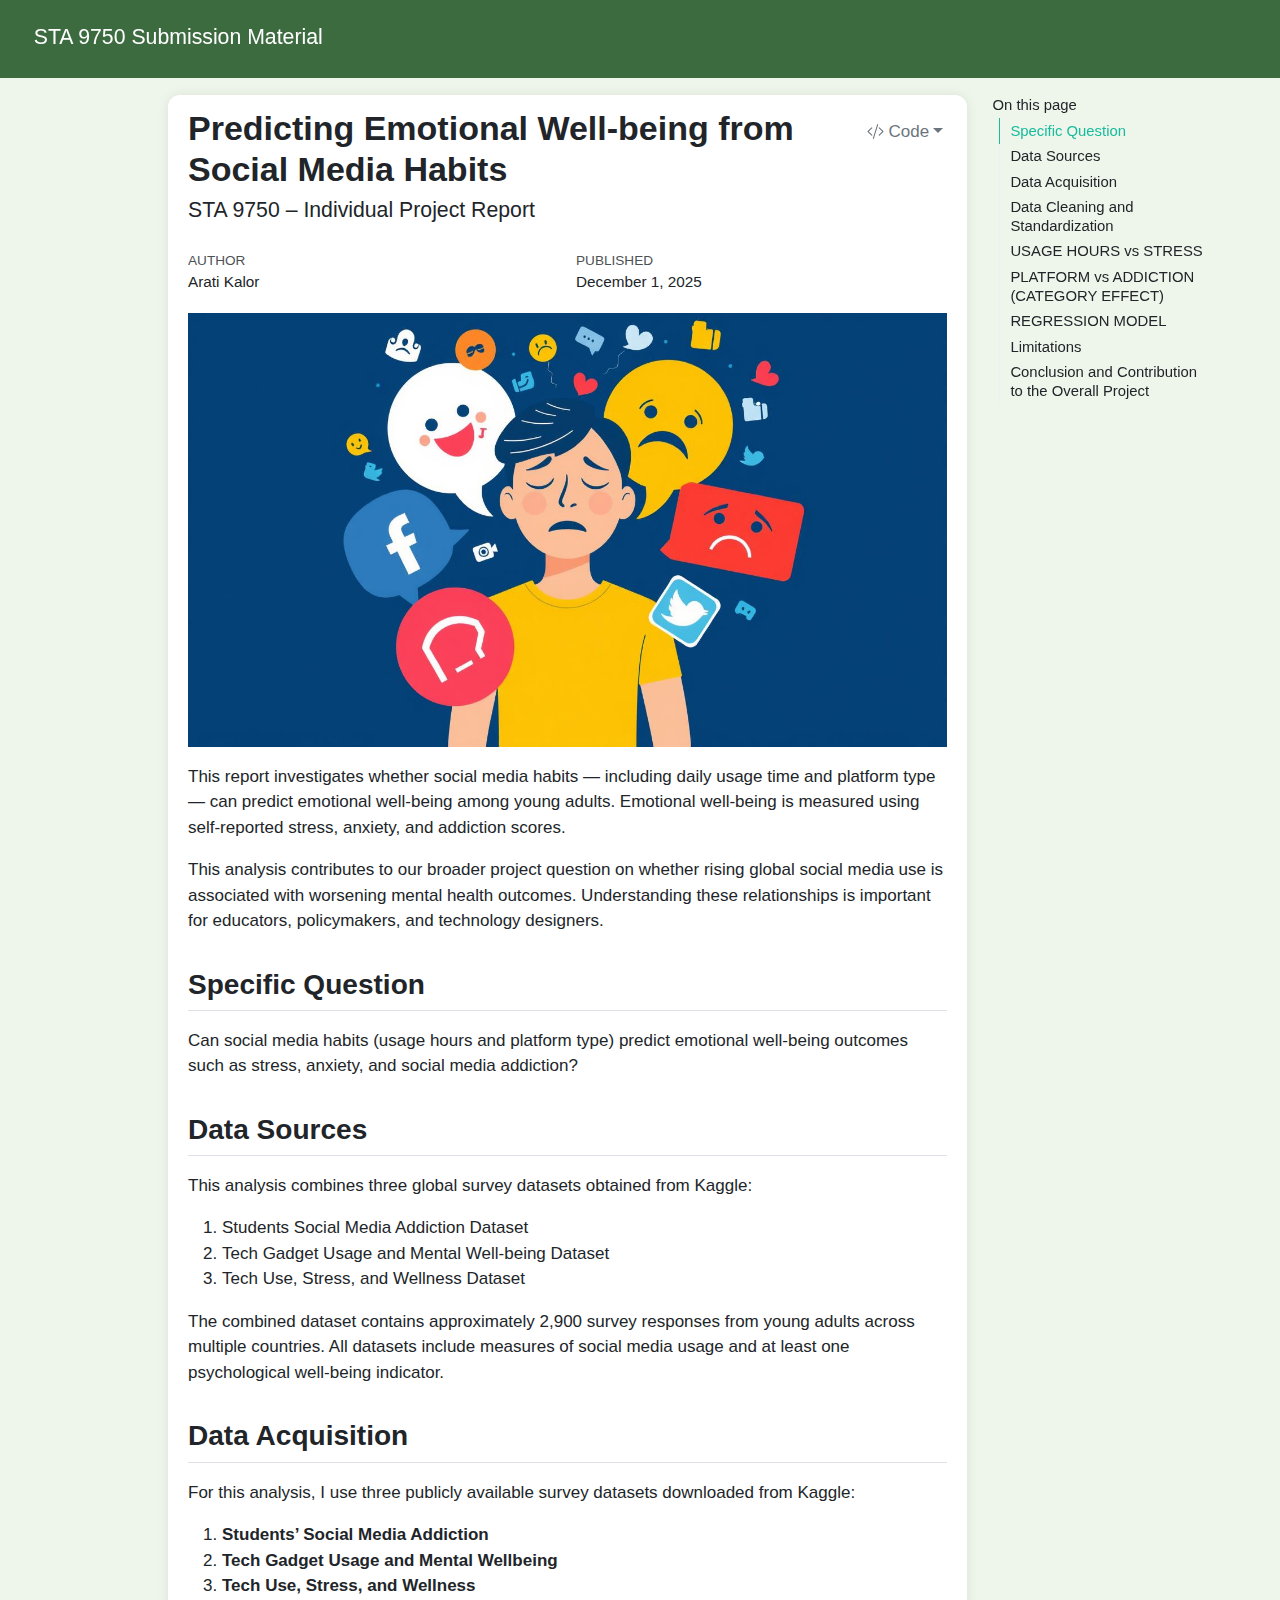
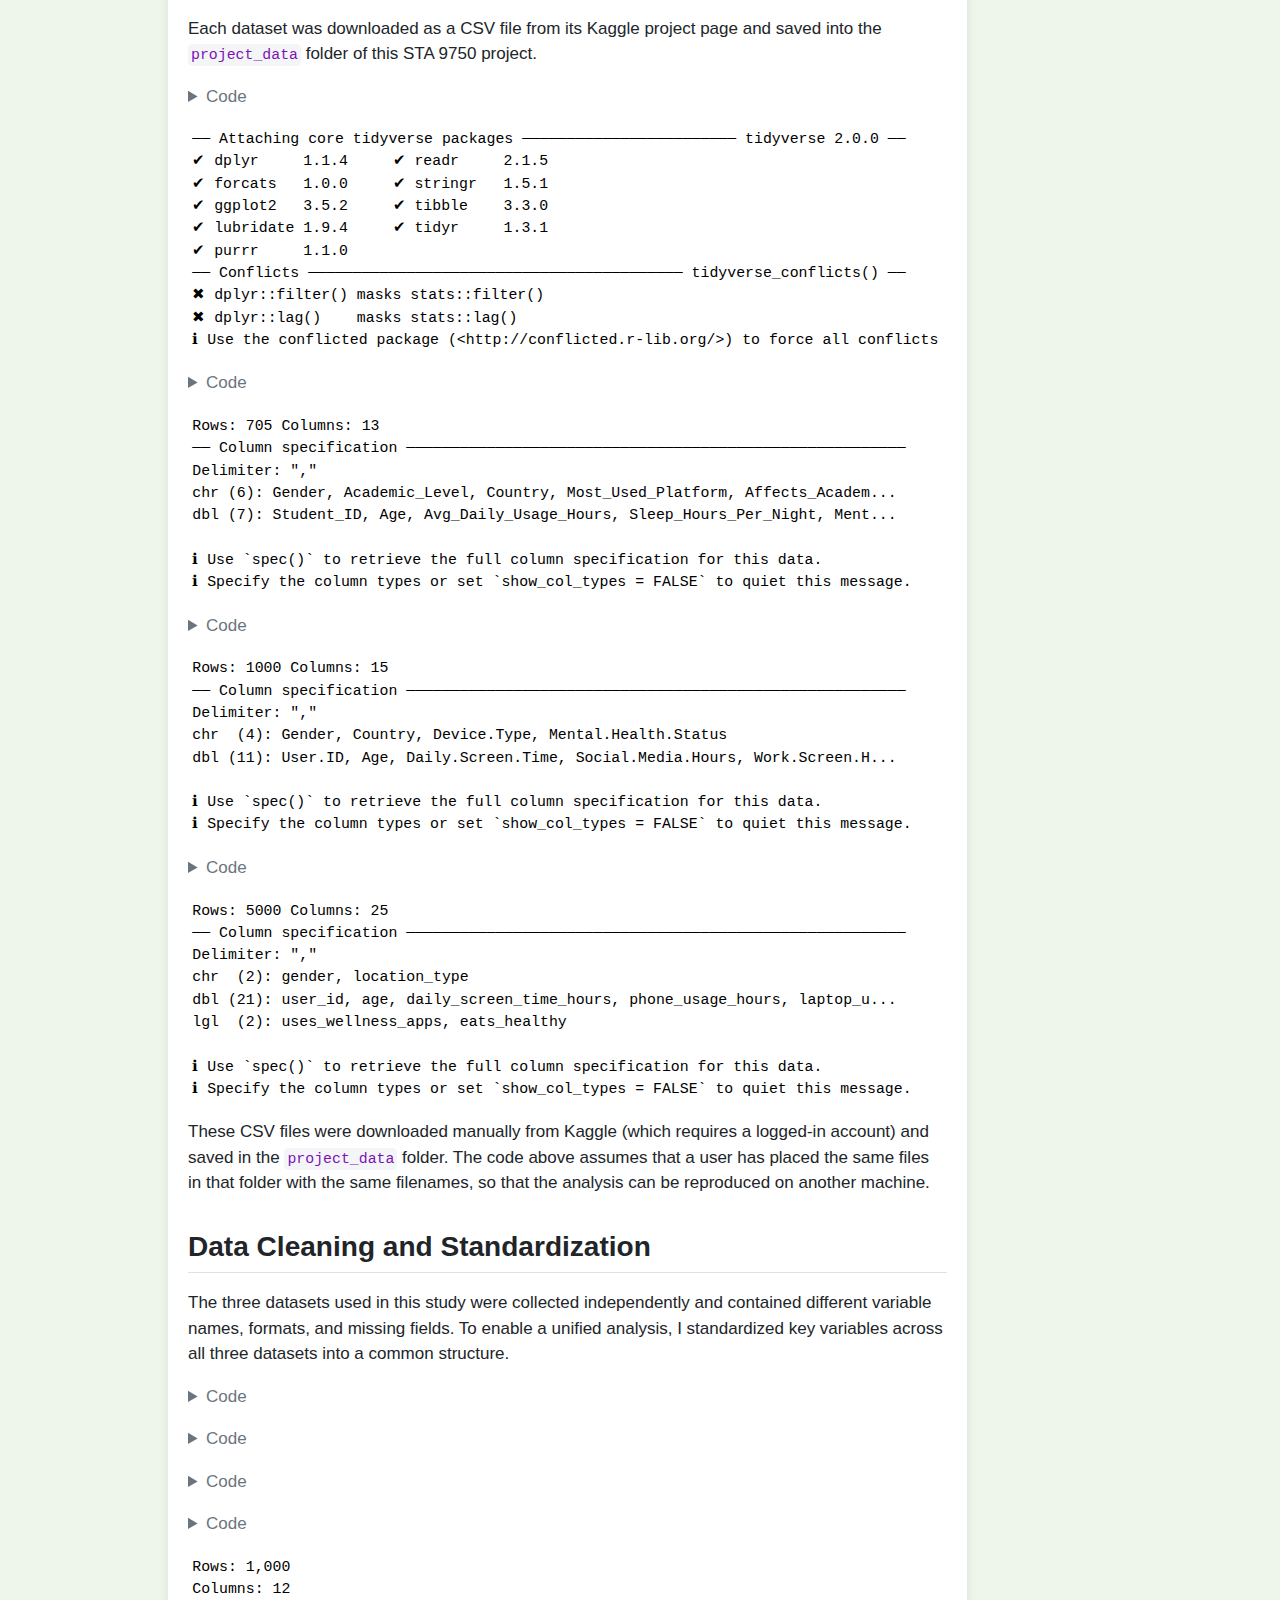
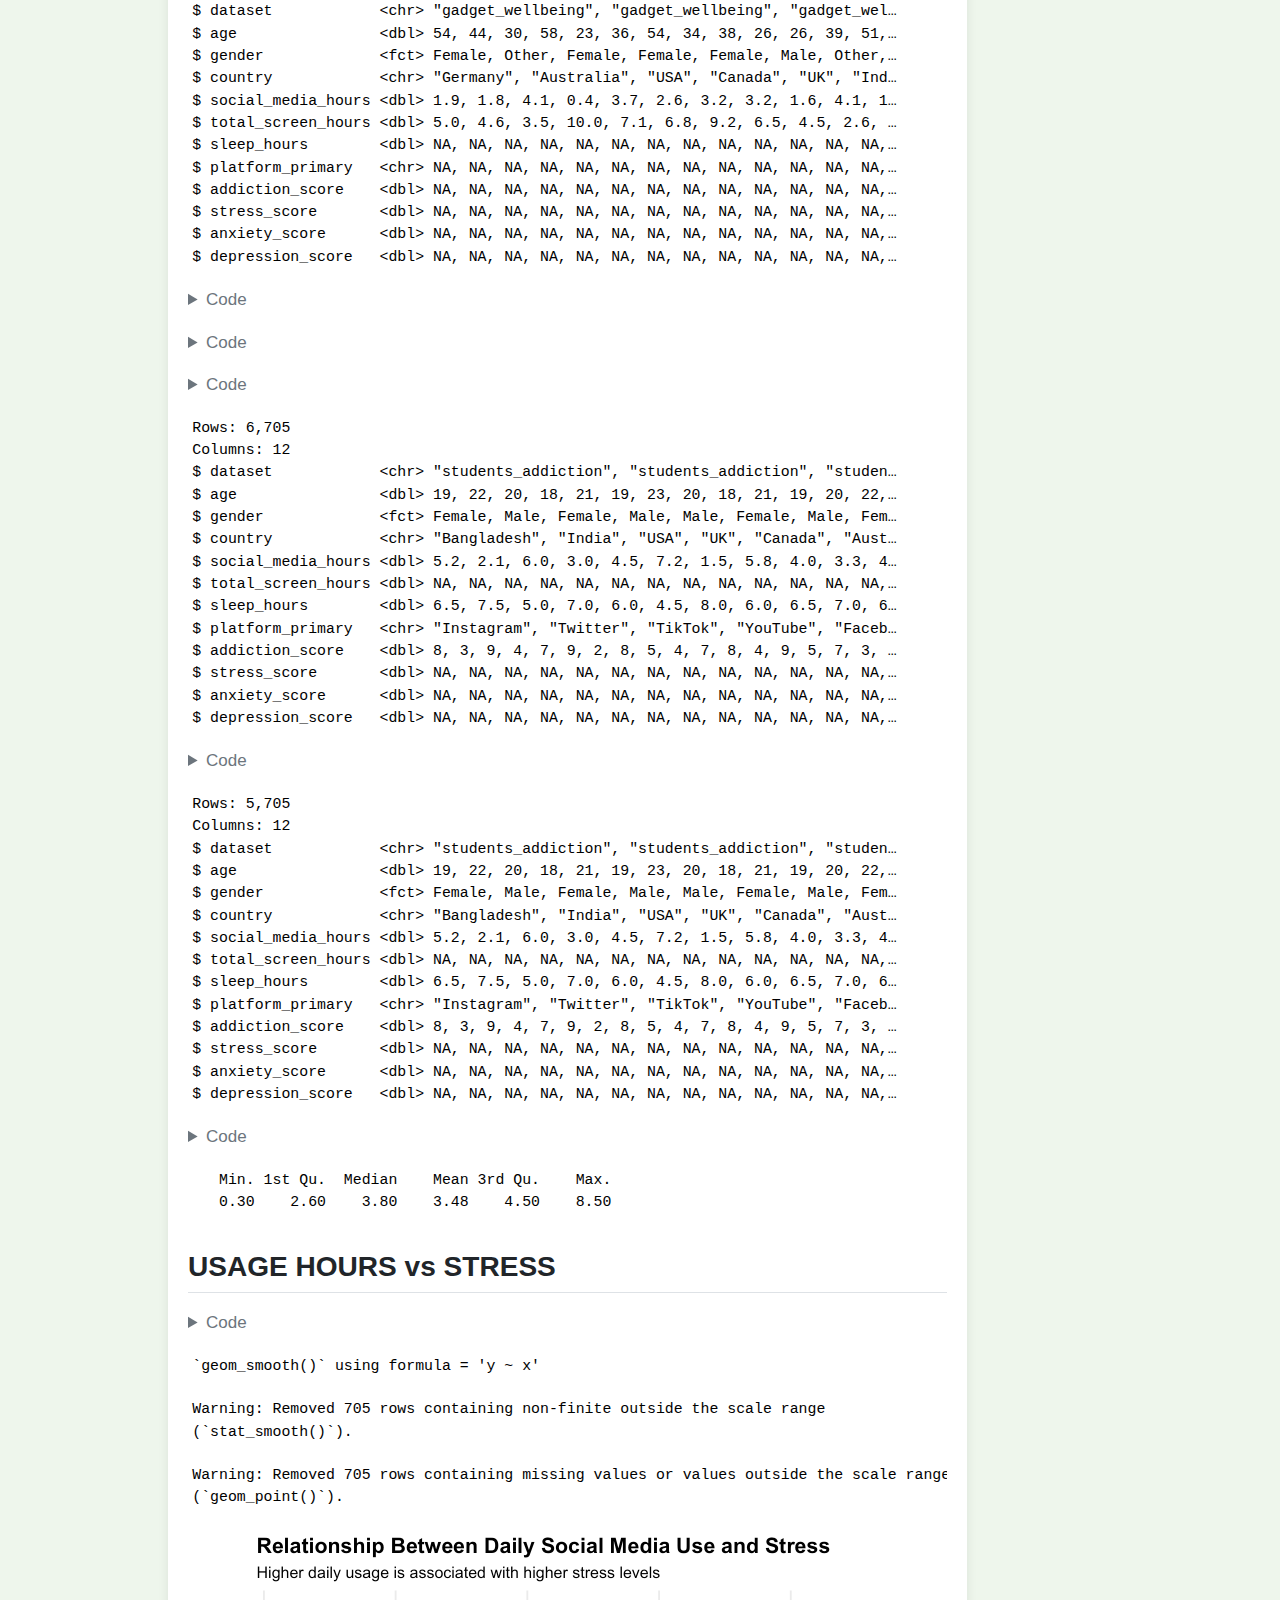
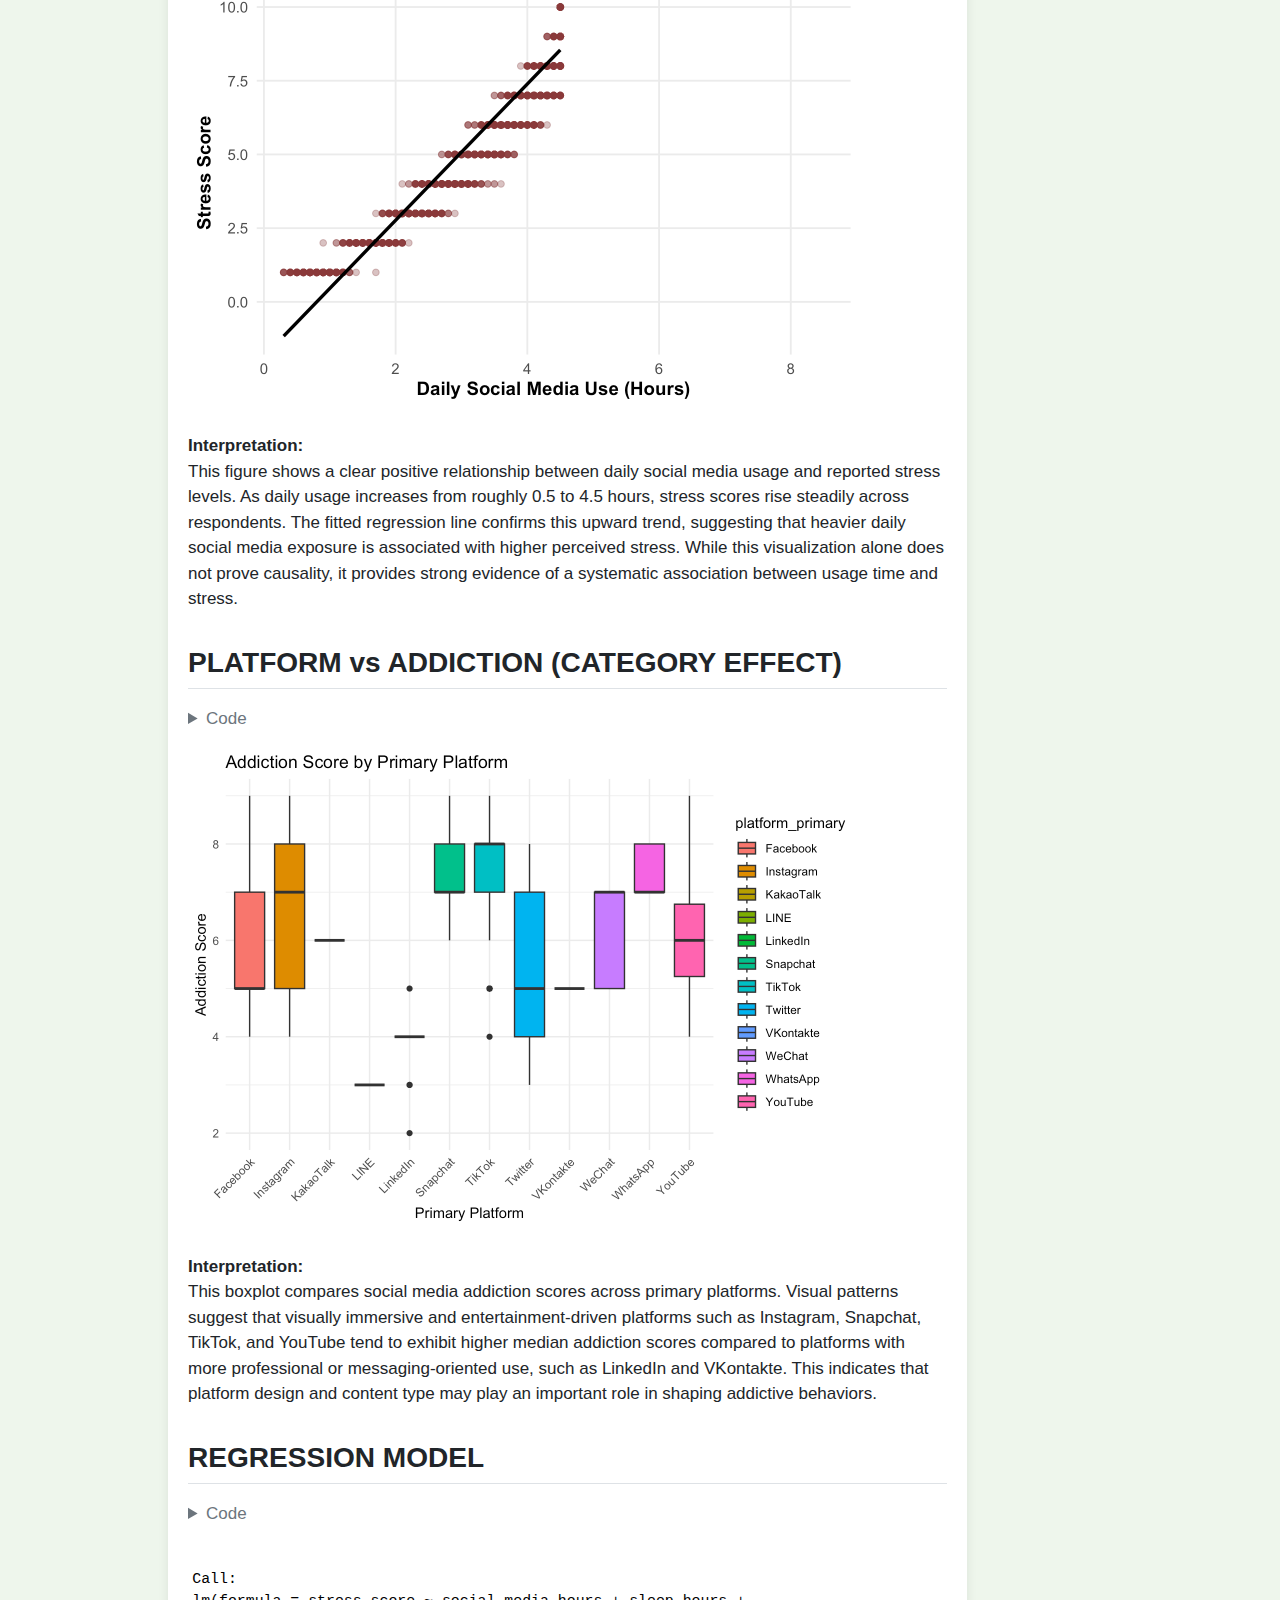
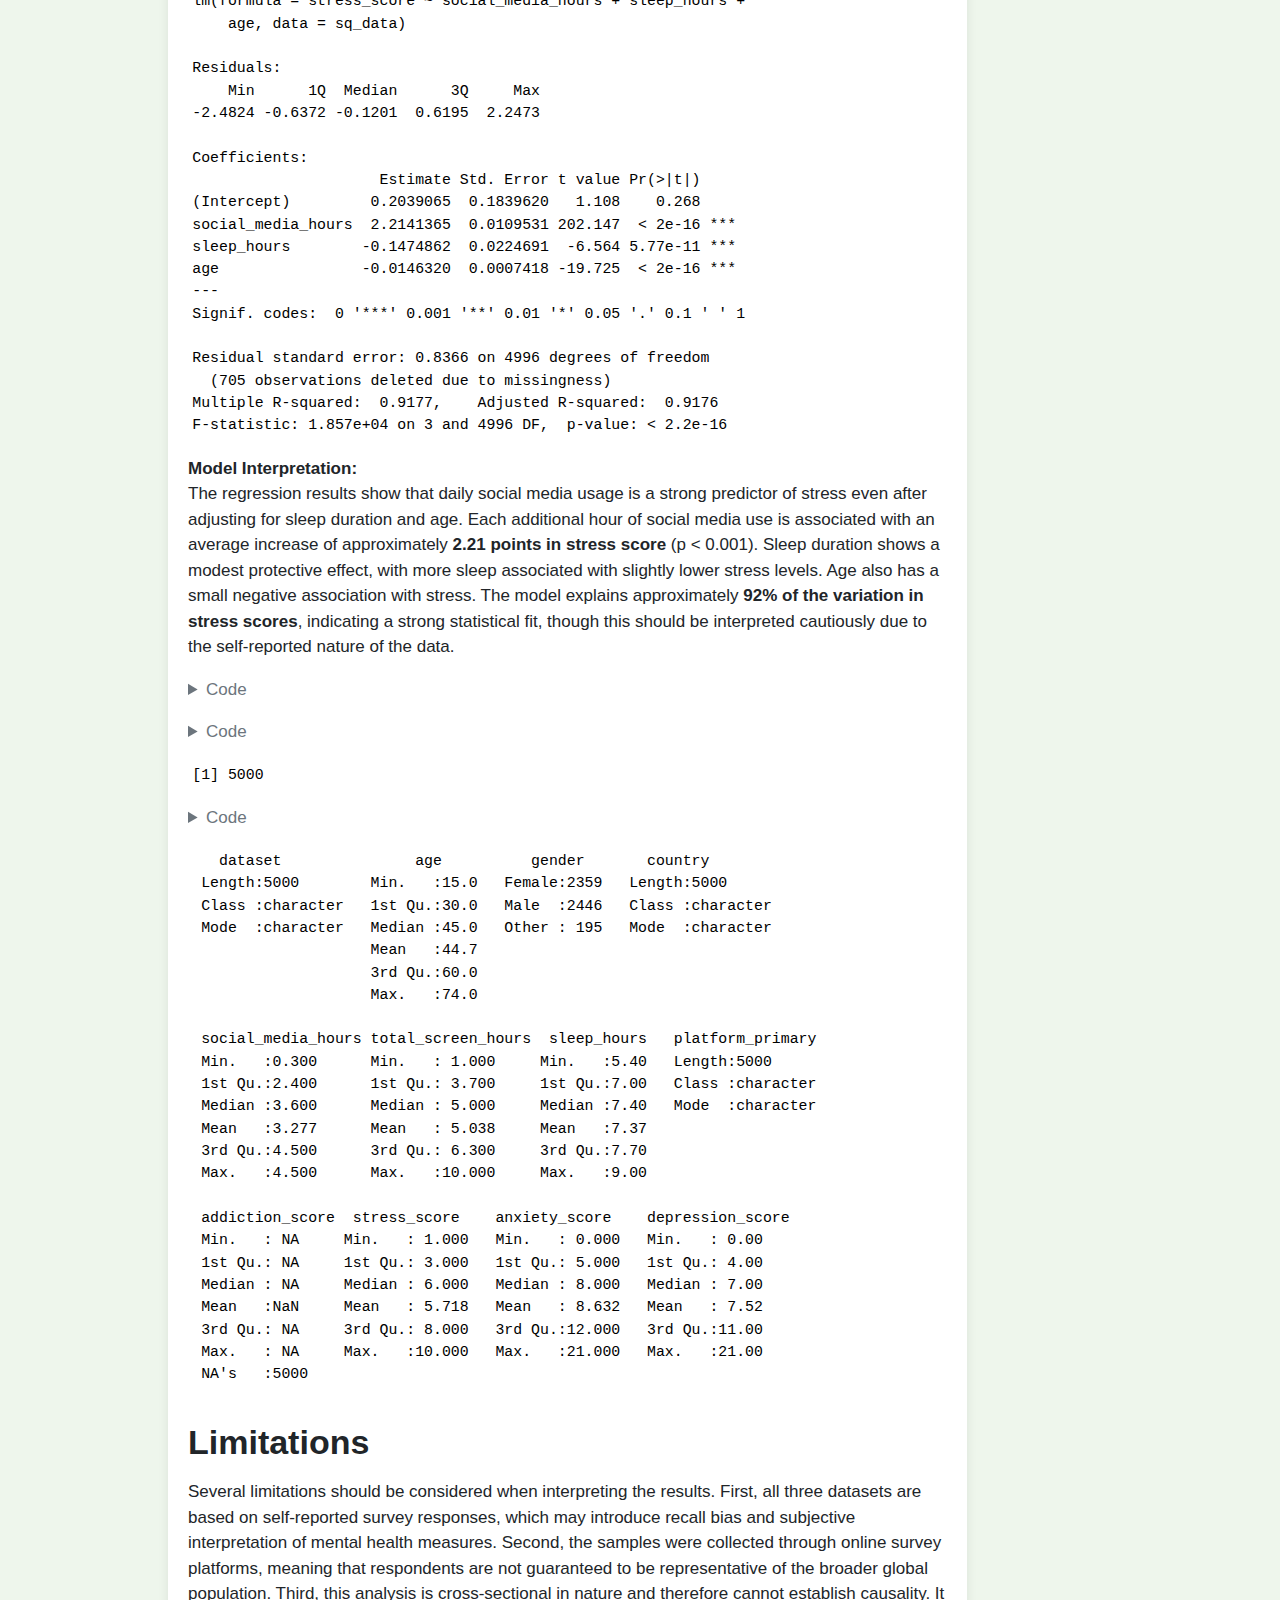
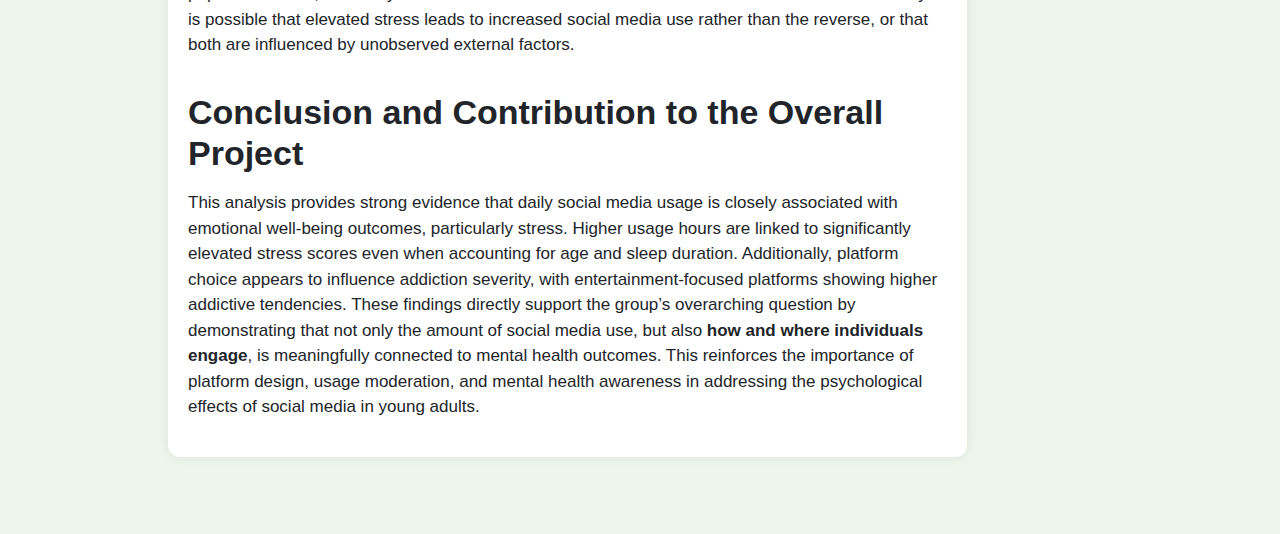
<file: docs/final-project-individual-specific-question.html>
<!DOCTYPE html>
<html xmlns="http://www.w3.org/1999/xhtml" lang="en" xml:lang="en"><head>

<meta charset="utf-8">
<meta name="generator" content="quarto-1.8.24">

<meta name="viewport" content="width=device-width, initial-scale=1.0, user-scalable=yes">

<meta name="author" content="Arati Kalor">
<meta name="dcterms.date" content="2025-12-01">

<title>Predicting Emotional Well-being from Social Media Habits – STA 9750 Submission Material</title>
<style>
code{white-space: pre-wrap;}
span.smallcaps{font-variant: small-caps;}
div.columns{display: flex; gap: min(4vw, 1.5em);}
div.column{flex: auto; overflow-x: auto;}
div.hanging-indent{margin-left: 1.5em; text-indent: -1.5em;}
ul.task-list{list-style: none;}
ul.task-list li input[type="checkbox"] {
  width: 0.8em;
  margin: 0 0.8em 0.2em -1em; /* quarto-specific, see https://github.com/quarto-dev/quarto-cli/issues/4556 */ 
  vertical-align: middle;
}
/* CSS for syntax highlighting */
html { -webkit-text-size-adjust: 100%; }
pre > code.sourceCode { white-space: pre; position: relative; }
pre > code.sourceCode > span { display: inline-block; line-height: 1.25; }
pre > code.sourceCode > span:empty { height: 1.2em; }
.sourceCode { overflow: visible; }
code.sourceCode > span { color: inherit; text-decoration: inherit; }
div.sourceCode { margin: 1em 0; }
pre.sourceCode { margin: 0; }
@media screen {
div.sourceCode { overflow: auto; }
}
@media print {
pre > code.sourceCode { white-space: pre-wrap; }
pre > code.sourceCode > span { text-indent: -5em; padding-left: 5em; }
}
pre.numberSource code
  { counter-reset: source-line 0; }
pre.numberSource code > span
  { position: relative; left: -4em; counter-increment: source-line; }
pre.numberSource code > span > a:first-child::before
  { content: counter(source-line);
    position: relative; left: -1em; text-align: right; vertical-align: baseline;
    border: none; display: inline-block;
    -webkit-touch-callout: none; -webkit-user-select: none;
    -khtml-user-select: none; -moz-user-select: none;
    -ms-user-select: none; user-select: none;
    padding: 0 4px; width: 4em;
  }
pre.numberSource { margin-left: 3em;  padding-left: 4px; }
div.sourceCode
  {   }
@media screen {
pre > code.sourceCode > span > a:first-child::before { text-decoration: underline; }
}
</style>


<script src="site_libs/quarto-nav/quarto-nav.js"></script>
<script src="site_libs/quarto-nav/headroom.min.js"></script>
<script src="site_libs/clipboard/clipboard.min.js"></script>
<script src="site_libs/quarto-search/autocomplete.umd.js"></script>
<script src="site_libs/quarto-search/fuse.min.js"></script>
<script src="site_libs/quarto-search/quarto-search.js"></script>
<meta name="quarto:offset" content="./">
<script src="site_libs/quarto-html/quarto.js" type="module"></script>
<script src="site_libs/quarto-html/tabsets/tabsets.js" type="module"></script>
<script src="site_libs/quarto-html/axe/axe-check.js" type="module"></script>
<script src="site_libs/quarto-html/popper.min.js"></script>
<script src="site_libs/quarto-html/tippy.umd.min.js"></script>
<script src="site_libs/quarto-html/anchor.min.js"></script>
<link href="site_libs/quarto-html/tippy.css" rel="stylesheet">
<link href="site_libs/quarto-html/quarto-syntax-highlighting-dc55a5b9e770e841cd82e46aadbfb9b0.css" rel="stylesheet" id="quarto-text-highlighting-styles">
<script src="site_libs/bootstrap/bootstrap.min.js"></script>
<link href="site_libs/bootstrap/bootstrap-icons.css" rel="stylesheet">
<link href="site_libs/bootstrap/bootstrap-f59cc608e70ce16b384b3e6fc30ca698.min.css" rel="stylesheet" append-hash="true" id="quarto-bootstrap" data-mode="light">
<script id="quarto-search-options" type="application/json">{
  "location": "navbar",
  "copy-button": false,
  "collapse-after": 3,
  "panel-placement": "end",
  "type": "overlay",
  "limit": 50,
  "keyboard-shortcut": [
    "f",
    "/",
    "s"
  ],
  "show-item-context": false,
  "language": {
    "search-no-results-text": "No results",
    "search-matching-documents-text": "matching documents",
    "search-copy-link-title": "Copy link to search",
    "search-hide-matches-text": "Hide additional matches",
    "search-more-match-text": "more match in this document",
    "search-more-matches-text": "more matches in this document",
    "search-clear-button-title": "Clear",
    "search-text-placeholder": "",
    "search-detached-cancel-button-title": "Cancel",
    "search-submit-button-title": "Submit",
    "search-label": "Search"
  }
}</script>


<link rel="stylesheet" href="styles.css">
</head>

<body class="nav-fixed quarto-light">

<div id="quarto-search-results"></div>
  <header id="quarto-header" class="headroom fixed-top">
    <nav class="navbar navbar-expand-lg " data-bs-theme="dark">
      <div class="navbar-container container-fluid">
      <div class="navbar-brand-container mx-auto">
    <a href="./index.html" class="navbar-brand navbar-brand-logo">
    </a>
    <a class="navbar-brand" href="./index.html">
    <span class="navbar-title">STA 9750 Submission Material</span>
    </a>
  </div>
        <div class="quarto-navbar-tools tools-end">
</div>
      </div> <!-- /container-fluid -->
    </nav>
</header>
<!-- content -->
<div id="quarto-content" class="quarto-container page-columns page-rows-contents page-layout-article page-navbar">
<!-- sidebar -->
<!-- margin-sidebar -->
    <div id="quarto-margin-sidebar" class="sidebar margin-sidebar">
        <nav id="TOC" role="doc-toc" class="toc-active">
    <h2 id="toc-title">On this page</h2>
   
  <ul>
  <li><a href="#specific-question" id="toc-specific-question" class="nav-link active" data-scroll-target="#specific-question">Specific Question</a></li>
  <li><a href="#data-sources" id="toc-data-sources" class="nav-link" data-scroll-target="#data-sources">Data Sources</a></li>
  <li><a href="#data-acquisition" id="toc-data-acquisition" class="nav-link" data-scroll-target="#data-acquisition">Data Acquisition</a></li>
  <li><a href="#data-cleaning-and-standardization" id="toc-data-cleaning-and-standardization" class="nav-link" data-scroll-target="#data-cleaning-and-standardization">Data Cleaning and Standardization</a></li>
  <li><a href="#usage-hours-vs-stress" id="toc-usage-hours-vs-stress" class="nav-link" data-scroll-target="#usage-hours-vs-stress">USAGE HOURS vs STRESS</a></li>
  <li><a href="#platform-vs-addiction-category-effect" id="toc-platform-vs-addiction-category-effect" class="nav-link" data-scroll-target="#platform-vs-addiction-category-effect">PLATFORM vs ADDICTION (CATEGORY EFFECT)</a></li>
  <li><a href="#regression-model" id="toc-regression-model" class="nav-link" data-scroll-target="#regression-model">REGRESSION MODEL</a></li>
  <li><a href="#limitations" id="toc-limitations" class="nav-link" data-scroll-target="#limitations">Limitations</a></li>
  <li><a href="#conclusion-and-contribution-to-the-overall-project" id="toc-conclusion-and-contribution-to-the-overall-project" class="nav-link" data-scroll-target="#conclusion-and-contribution-to-the-overall-project">Conclusion and Contribution to the Overall Project</a></li>
  </ul>
</nav>
    </div>
<!-- main -->
<main class="content" id="quarto-document-content">

<header id="title-block-header" class="quarto-title-block default">
<div class="quarto-title">
<div class="quarto-title-block"><div><h1 class="title">Predicting Emotional Well-being from Social Media Habits</h1><button type="button" class="btn code-tools-button dropdown-toggle" id="quarto-code-tools-menu" data-bs-toggle="dropdown" aria-expanded="false"><i class="bi"></i> Code</button><ul class="dropdown-menu dropdown-menu-end" aria-labelelledby="quarto-code-tools-menu"><li><a id="quarto-show-all-code" class="dropdown-item" href="javascript:void(0)" role="button">Show All Code</a></li><li><a id="quarto-hide-all-code" class="dropdown-item" href="javascript:void(0)" role="button">Hide All Code</a></li><li><hr class="dropdown-divider"></li><li><a id="quarto-view-source" class="dropdown-item" href="javascript:void(0)" role="button">View Source</a></li></ul></div></div>
<p class="subtitle lead">STA 9750 – Individual Project Report</p>
</div>



<div class="quarto-title-meta">

    <div>
    <div class="quarto-title-meta-heading">Author</div>
    <div class="quarto-title-meta-contents">
             <p>Arati Kalor </p>
          </div>
  </div>
    
    <div>
    <div class="quarto-title-meta-heading">Published</div>
    <div class="quarto-title-meta-contents">
      <p class="date">December 1, 2025</p>
    </div>
  </div>
  
    
  </div>
  


</header>


<p><img src="Material/Social-Media-And-Unregulated-Emotions.jpg" class="img-fluid" style="width:100.0%"></p>
<p>This report investigates whether social media habits — including daily usage time and platform type — can predict emotional well-being among young adults. Emotional well-being is measured using self-reported stress, anxiety, and addiction scores.</p>
<p>This analysis contributes to our broader project question on whether rising global social media use is associated with worsening mental health outcomes. Understanding these relationships is important for educators, policymakers, and technology designers.</p>
<section id="specific-question" class="level2">
<h2 class="anchored" data-anchor-id="specific-question">Specific Question</h2>
<p>Can social media habits (usage hours and platform type) predict emotional well-being outcomes such as stress, anxiety, and social media addiction?</p>
</section>
<section id="data-sources" class="level2">
<h2 class="anchored" data-anchor-id="data-sources">Data Sources</h2>
<p>This analysis combines three global survey datasets obtained from Kaggle:</p>
<ol type="1">
<li>Students Social Media Addiction Dataset<br>
</li>
<li>Tech Gadget Usage and Mental Well-being Dataset<br>
</li>
<li>Tech Use, Stress, and Wellness Dataset</li>
</ol>
<p>The combined dataset contains approximately 2,900 survey responses from young adults across multiple countries. All datasets include measures of social media usage and at least one psychological well-being indicator.</p>
</section>
<section id="data-acquisition" class="level2">
<h2 class="anchored" data-anchor-id="data-acquisition">Data Acquisition</h2>
<p>For this analysis, I use three publicly available survey datasets downloaded from Kaggle:</p>
<ol type="1">
<li><strong>Students’ Social Media Addiction</strong><br>
</li>
<li><strong>Tech Gadget Usage and Mental Wellbeing</strong><br>
</li>
<li><strong>Tech Use, Stress, and Wellness</strong></li>
</ol>
<p>Each dataset was downloaded as a CSV file from its Kaggle project page and saved into the <code>project_data</code> folder of this STA 9750 project.</p>
<div class="cell">
<details class="code-fold">
<summary>Code</summary>
<div class="code-copy-outer-scaffold"><div class="sourceCode cell-code" id="cb1"><pre class="sourceCode r code-with-copy"><code class="sourceCode r"><span id="cb1-1"><a href="#cb1-1" aria-hidden="true" tabindex="-1"></a><span class="fu">library</span>(tidyverse)</span></code></pre></div><button title="Copy to Clipboard" class="code-copy-button"><i class="bi"></i></button></div>
</details>
<div class="cell-output cell-output-stderr">
<pre><code>── Attaching core tidyverse packages ──────────────────────── tidyverse 2.0.0 ──
✔ dplyr     1.1.4     ✔ readr     2.1.5
✔ forcats   1.0.0     ✔ stringr   1.5.1
✔ ggplot2   3.5.2     ✔ tibble    3.3.0
✔ lubridate 1.9.4     ✔ tidyr     1.3.1
✔ purrr     1.1.0     
── Conflicts ────────────────────────────────────────── tidyverse_conflicts() ──
✖ dplyr::filter() masks stats::filter()
✖ dplyr::lag()    masks stats::lag()
ℹ Use the conflicted package (&lt;http://conflicted.r-lib.org/&gt;) to force all conflicts to become errors</code></pre>
</div>
<details class="code-fold">
<summary>Code</summary>
<div class="code-copy-outer-scaffold"><div class="sourceCode cell-code" id="cb3"><pre class="sourceCode r code-with-copy"><code class="sourceCode r"><span id="cb3-1"><a href="#cb3-1" aria-hidden="true" tabindex="-1"></a><span class="co"># Set data folder path</span></span>
<span id="cb3-2"><a href="#cb3-2" aria-hidden="true" tabindex="-1"></a>path <span class="ot">&lt;-</span> <span class="st">"project_data"</span></span>
<span id="cb3-3"><a href="#cb3-3" aria-hidden="true" tabindex="-1"></a></span>
<span id="cb3-4"><a href="#cb3-4" aria-hidden="true" tabindex="-1"></a><span class="co"># Load raw datasets</span></span>
<span id="cb3-5"><a href="#cb3-5" aria-hidden="true" tabindex="-1"></a>d1_raw <span class="ot">&lt;-</span> <span class="fu">read_csv</span>(<span class="fu">file.path</span>(path, <span class="st">"Students Social Media Addiction.csv"</span>))</span></code></pre></div><button title="Copy to Clipboard" class="code-copy-button"><i class="bi"></i></button></div>
</details>
<div class="cell-output cell-output-stderr">
<pre><code>Rows: 705 Columns: 13
── Column specification ────────────────────────────────────────────────────────
Delimiter: ","
chr (6): Gender, Academic_Level, Country, Most_Used_Platform, Affects_Academ...
dbl (7): Student_ID, Age, Avg_Daily_Usage_Hours, Sleep_Hours_Per_Night, Ment...

ℹ Use `spec()` to retrieve the full column specification for this data.
ℹ Specify the column types or set `show_col_types = FALSE` to quiet this message.</code></pre>
</div>
<details class="code-fold">
<summary>Code</summary>
<div class="code-copy-outer-scaffold"><div class="sourceCode cell-code" id="cb5"><pre class="sourceCode r code-with-copy"><code class="sourceCode r"><span id="cb5-1"><a href="#cb5-1" aria-hidden="true" tabindex="-1"></a>d2_raw <span class="ot">&lt;-</span> <span class="fu">read_csv</span>(<span class="fu">file.path</span>(path, <span class="st">"Tech_Gadget_Usage_and_Mental_Wellbeing.csv"</span>))</span></code></pre></div><button title="Copy to Clipboard" class="code-copy-button"><i class="bi"></i></button></div>
</details>
<div class="cell-output cell-output-stderr">
<pre><code>Rows: 1000 Columns: 15
── Column specification ────────────────────────────────────────────────────────
Delimiter: ","
chr  (4): Gender, Country, Device.Type, Mental.Health.Status
dbl (11): User.ID, Age, Daily.Screen.Time, Social.Media.Hours, Work.Screen.H...

ℹ Use `spec()` to retrieve the full column specification for this data.
ℹ Specify the column types or set `show_col_types = FALSE` to quiet this message.</code></pre>
</div>
<details class="code-fold">
<summary>Code</summary>
<div class="code-copy-outer-scaffold"><div class="sourceCode cell-code" id="cb7"><pre class="sourceCode r code-with-copy"><code class="sourceCode r"><span id="cb7-1"><a href="#cb7-1" aria-hidden="true" tabindex="-1"></a>d3_raw <span class="ot">&lt;-</span> <span class="fu">read_csv</span>(<span class="fu">file.path</span>(path, <span class="st">"Tech_Use_Stress_Wellness.csv"</span>))</span></code></pre></div><button title="Copy to Clipboard" class="code-copy-button"><i class="bi"></i></button></div>
</details>
<div class="cell-output cell-output-stderr">
<pre><code>Rows: 5000 Columns: 25
── Column specification ────────────────────────────────────────────────────────
Delimiter: ","
chr  (2): gender, location_type
dbl (21): user_id, age, daily_screen_time_hours, phone_usage_hours, laptop_u...
lgl  (2): uses_wellness_apps, eats_healthy

ℹ Use `spec()` to retrieve the full column specification for this data.
ℹ Specify the column types or set `show_col_types = FALSE` to quiet this message.</code></pre>
</div>
</div>
<p>These CSV files were downloaded manually from Kaggle (which requires a logged-in account) and saved in the <code>project_data</code> folder. The code above assumes that a user has placed the same files in that folder with the same filenames, so that the analysis can be reproduced on another machine.</p>
</section>
<section id="data-cleaning-and-standardization" class="level2">
<h2 class="anchored" data-anchor-id="data-cleaning-and-standardization">Data Cleaning and Standardization</h2>
<p>The three datasets used in this study were collected independently and contained different variable names, formats, and missing fields. To enable a unified analysis, I standardized key variables across all three datasets into a common structure.</p>
<div class="cell">
<details class="code-fold">
<summary>Code</summary>
<div class="code-copy-outer-scaffold"><div class="sourceCode cell-code" id="cb9"><pre class="sourceCode r code-with-copy"><code class="sourceCode r"><span id="cb9-1"><a href="#cb9-1" aria-hidden="true" tabindex="-1"></a><span class="co"># Clean Dataset 1 - (Students' Social Media Addiction)</span></span>
<span id="cb9-2"><a href="#cb9-2" aria-hidden="true" tabindex="-1"></a>d1 <span class="ot">&lt;-</span> d1_raw <span class="sc">%&gt;%</span></span>
<span id="cb9-3"><a href="#cb9-3" aria-hidden="true" tabindex="-1"></a>  <span class="fu">transmute</span>(</span>
<span id="cb9-4"><a href="#cb9-4" aria-hidden="true" tabindex="-1"></a>    <span class="at">dataset =</span> <span class="st">"students_addiction"</span>,</span>
<span id="cb9-5"><a href="#cb9-5" aria-hidden="true" tabindex="-1"></a>    <span class="at">age =</span> <span class="fu">as.numeric</span>(Age),</span>
<span id="cb9-6"><a href="#cb9-6" aria-hidden="true" tabindex="-1"></a>    <span class="at">gender =</span> <span class="fu">factor</span>(Gender),</span>
<span id="cb9-7"><a href="#cb9-7" aria-hidden="true" tabindex="-1"></a>    <span class="at">country =</span> Country,</span>
<span id="cb9-8"><a href="#cb9-8" aria-hidden="true" tabindex="-1"></a>    <span class="at">social_media_hours =</span> <span class="fu">as.numeric</span>(Avg_Daily_Usage_Hours),</span>
<span id="cb9-9"><a href="#cb9-9" aria-hidden="true" tabindex="-1"></a>    <span class="at">total_screen_hours =</span> <span class="cn">NA_real_</span>,</span>
<span id="cb9-10"><a href="#cb9-10" aria-hidden="true" tabindex="-1"></a>    <span class="at">sleep_hours =</span> <span class="fu">as.numeric</span>(Sleep_Hours_Per_Night),</span>
<span id="cb9-11"><a href="#cb9-11" aria-hidden="true" tabindex="-1"></a>    <span class="at">platform_primary =</span> Most_Used_Platform,</span>
<span id="cb9-12"><a href="#cb9-12" aria-hidden="true" tabindex="-1"></a>    <span class="at">addiction_score =</span> <span class="fu">as.numeric</span>(Addicted_Score),</span>
<span id="cb9-13"><a href="#cb9-13" aria-hidden="true" tabindex="-1"></a>    <span class="at">stress_score =</span> <span class="cn">NA_real_</span>,</span>
<span id="cb9-14"><a href="#cb9-14" aria-hidden="true" tabindex="-1"></a>    <span class="at">anxiety_score =</span> <span class="cn">NA_real_</span>,</span>
<span id="cb9-15"><a href="#cb9-15" aria-hidden="true" tabindex="-1"></a>    <span class="at">depression_score =</span> <span class="cn">NA_real_</span></span>
<span id="cb9-16"><a href="#cb9-16" aria-hidden="true" tabindex="-1"></a>  )</span></code></pre></div><button title="Copy to Clipboard" class="code-copy-button"><i class="bi"></i></button></div>
</details>
</div>
<div class="cell">
<details class="code-fold">
<summary>Code</summary>
<div class="code-copy-outer-scaffold"><div class="sourceCode cell-code" id="cb10"><pre class="sourceCode r code-with-copy"><code class="sourceCode r"><span id="cb10-1"><a href="#cb10-1" aria-hidden="true" tabindex="-1"></a>pick_num <span class="ot">&lt;-</span> <span class="cf">function</span>(df, candidates){</span>
<span id="cb10-2"><a href="#cb10-2" aria-hidden="true" tabindex="-1"></a>  cols <span class="ot">&lt;-</span> <span class="fu">intersect</span>(candidates, <span class="fu">names</span>(df))</span>
<span id="cb10-3"><a href="#cb10-3" aria-hidden="true" tabindex="-1"></a>  <span class="cf">if</span> (<span class="fu">length</span>(cols) <span class="sc">==</span> <span class="dv">0</span>) <span class="fu">return</span>(<span class="cn">NA_real_</span>)</span>
<span id="cb10-4"><a href="#cb10-4" aria-hidden="true" tabindex="-1"></a>  <span class="fu">suppressWarnings</span>(<span class="fu">as.numeric</span>(dplyr<span class="sc">::</span><span class="fu">coalesce</span>(<span class="sc">!!!</span>df[cols])))</span>
<span id="cb10-5"><a href="#cb10-5" aria-hidden="true" tabindex="-1"></a>}</span></code></pre></div><button title="Copy to Clipboard" class="code-copy-button"><i class="bi"></i></button></div>
</details>
</div>
<div class="cell">
<details class="code-fold">
<summary>Code</summary>
<div class="code-copy-outer-scaffold"><div class="sourceCode cell-code" id="cb11"><pre class="sourceCode r code-with-copy"><code class="sourceCode r"><span id="cb11-1"><a href="#cb11-1" aria-hidden="true" tabindex="-1"></a><span class="co"># Clean Dataset 2 - (Tech Gadget Usage &amp; Mental Wellbeing)</span></span>
<span id="cb11-2"><a href="#cb11-2" aria-hidden="true" tabindex="-1"></a>d2 <span class="ot">&lt;-</span> d2_raw <span class="sc">%&gt;%</span></span>
<span id="cb11-3"><a href="#cb11-3" aria-hidden="true" tabindex="-1"></a>  <span class="fu">transmute</span>(</span>
<span id="cb11-4"><a href="#cb11-4" aria-hidden="true" tabindex="-1"></a>    <span class="at">dataset =</span> <span class="st">"gadget_wellbeing"</span>,</span>
<span id="cb11-5"><a href="#cb11-5" aria-hidden="true" tabindex="-1"></a>    <span class="at">age =</span> <span class="fu">pick_num</span>(d2_raw, <span class="fu">c</span>(<span class="st">"Age"</span>, <span class="st">"age"</span>)),</span>
<span id="cb11-6"><a href="#cb11-6" aria-hidden="true" tabindex="-1"></a>    <span class="at">gender =</span> <span class="fu">factor</span>(Gender),</span>
<span id="cb11-7"><a href="#cb11-7" aria-hidden="true" tabindex="-1"></a>    <span class="at">country =</span> Country,</span>
<span id="cb11-8"><a href="#cb11-8" aria-hidden="true" tabindex="-1"></a></span>
<span id="cb11-9"><a href="#cb11-9" aria-hidden="true" tabindex="-1"></a>    <span class="at">social_media_hours =</span> <span class="fu">pick_num</span>(d2_raw, </span>
<span id="cb11-10"><a href="#cb11-10" aria-hidden="true" tabindex="-1"></a>      <span class="fu">c</span>(<span class="st">"Social.Media.Hours"</span>, <span class="st">"Social_Media_Hours"</span>, <span class="st">"social_media_hours"</span>)),</span>
<span id="cb11-11"><a href="#cb11-11" aria-hidden="true" tabindex="-1"></a></span>
<span id="cb11-12"><a href="#cb11-12" aria-hidden="true" tabindex="-1"></a>    <span class="at">total_screen_hours =</span> <span class="fu">pick_num</span>(d2_raw, </span>
<span id="cb11-13"><a href="#cb11-13" aria-hidden="true" tabindex="-1"></a>      <span class="fu">c</span>(<span class="st">"Daily.Screen.Time"</span>, <span class="st">"Daily_Screen_Time"</span>, <span class="st">"screen_time"</span>)),</span>
<span id="cb11-14"><a href="#cb11-14" aria-hidden="true" tabindex="-1"></a></span>
<span id="cb11-15"><a href="#cb11-15" aria-hidden="true" tabindex="-1"></a>    <span class="at">sleep_hours =</span> <span class="fu">pick_num</span>(d2_raw, </span>
<span id="cb11-16"><a href="#cb11-16" aria-hidden="true" tabindex="-1"></a>      <span class="fu">c</span>(<span class="st">"Sleep.Duration"</span>, <span class="st">"Sleep_Hours"</span>, <span class="st">"sleep_hours"</span>)),</span>
<span id="cb11-17"><a href="#cb11-17" aria-hidden="true" tabindex="-1"></a></span>
<span id="cb11-18"><a href="#cb11-18" aria-hidden="true" tabindex="-1"></a>    <span class="at">platform_primary =</span> <span class="cn">NA_character_</span>,</span>
<span id="cb11-19"><a href="#cb11-19" aria-hidden="true" tabindex="-1"></a>    <span class="at">addiction_score =</span> <span class="cn">NA_real_</span>,</span>
<span id="cb11-20"><a href="#cb11-20" aria-hidden="true" tabindex="-1"></a></span>
<span id="cb11-21"><a href="#cb11-21" aria-hidden="true" tabindex="-1"></a>    <span class="at">stress_score =</span> <span class="fu">pick_num</span>(d2_raw, <span class="fu">c</span>(<span class="st">"Stress"</span>, <span class="st">"Stress_Score"</span>)),</span>
<span id="cb11-22"><a href="#cb11-22" aria-hidden="true" tabindex="-1"></a>    <span class="at">anxiety_score =</span> <span class="fu">pick_num</span>(d2_raw, <span class="fu">c</span>(<span class="st">"Anxiety"</span>, <span class="st">"Anxiety_Score"</span>)),</span>
<span id="cb11-23"><a href="#cb11-23" aria-hidden="true" tabindex="-1"></a>    <span class="at">depression_score =</span> <span class="fu">pick_num</span>(d2_raw, <span class="fu">c</span>(<span class="st">"Depression"</span>, <span class="st">"Depression_Score"</span>))</span>
<span id="cb11-24"><a href="#cb11-24" aria-hidden="true" tabindex="-1"></a>  )</span></code></pre></div><button title="Copy to Clipboard" class="code-copy-button"><i class="bi"></i></button></div>
</details>
</div>
<div class="cell">
<details class="code-fold">
<summary>Code</summary>
<div class="code-copy-outer-scaffold"><div class="sourceCode cell-code" id="cb12"><pre class="sourceCode r code-with-copy"><code class="sourceCode r"><span id="cb12-1"><a href="#cb12-1" aria-hidden="true" tabindex="-1"></a>d2 <span class="sc">%&gt;%</span> <span class="fu">glimpse</span>()</span></code></pre></div><button title="Copy to Clipboard" class="code-copy-button"><i class="bi"></i></button></div>
</details>
<div class="cell-output cell-output-stdout">
<pre><code>Rows: 1,000
Columns: 12
$ dataset            &lt;chr&gt; "gadget_wellbeing", "gadget_wellbeing", "gadget_wel…
$ age                &lt;dbl&gt; 54, 44, 30, 58, 23, 36, 54, 34, 38, 26, 26, 39, 51,…
$ gender             &lt;fct&gt; Female, Other, Female, Female, Female, Male, Other,…
$ country            &lt;chr&gt; "Germany", "Australia", "USA", "Canada", "UK", "Ind…
$ social_media_hours &lt;dbl&gt; 1.9, 1.8, 4.1, 0.4, 3.7, 2.6, 3.2, 3.2, 1.6, 4.1, 1…
$ total_screen_hours &lt;dbl&gt; 5.0, 4.6, 3.5, 10.0, 7.1, 6.8, 9.2, 6.5, 4.5, 2.6, …
$ sleep_hours        &lt;dbl&gt; NA, NA, NA, NA, NA, NA, NA, NA, NA, NA, NA, NA, NA,…
$ platform_primary   &lt;chr&gt; NA, NA, NA, NA, NA, NA, NA, NA, NA, NA, NA, NA, NA,…
$ addiction_score    &lt;dbl&gt; NA, NA, NA, NA, NA, NA, NA, NA, NA, NA, NA, NA, NA,…
$ stress_score       &lt;dbl&gt; NA, NA, NA, NA, NA, NA, NA, NA, NA, NA, NA, NA, NA,…
$ anxiety_score      &lt;dbl&gt; NA, NA, NA, NA, NA, NA, NA, NA, NA, NA, NA, NA, NA,…
$ depression_score   &lt;dbl&gt; NA, NA, NA, NA, NA, NA, NA, NA, NA, NA, NA, NA, NA,…</code></pre>
</div>
</div>
<div class="cell">
<details class="code-fold">
<summary>Code</summary>
<div class="code-copy-outer-scaffold"><div class="sourceCode cell-code" id="cb14"><pre class="sourceCode r code-with-copy"><code class="sourceCode r"><span id="cb14-1"><a href="#cb14-1" aria-hidden="true" tabindex="-1"></a>pick_chr <span class="ot">&lt;-</span> <span class="cf">function</span>(df, candidates){</span>
<span id="cb14-2"><a href="#cb14-2" aria-hidden="true" tabindex="-1"></a>  cols <span class="ot">&lt;-</span> <span class="fu">intersect</span>(candidates, <span class="fu">names</span>(df))</span>
<span id="cb14-3"><a href="#cb14-3" aria-hidden="true" tabindex="-1"></a>  <span class="cf">if</span> (<span class="fu">length</span>(cols) <span class="sc">==</span> <span class="dv">0</span>) <span class="fu">return</span>(<span class="cn">NA_character_</span>)</span>
<span id="cb14-4"><a href="#cb14-4" aria-hidden="true" tabindex="-1"></a>  <span class="fu">as.character</span>(df[[cols[<span class="dv">1</span>]]])</span>
<span id="cb14-5"><a href="#cb14-5" aria-hidden="true" tabindex="-1"></a>}</span></code></pre></div><button title="Copy to Clipboard" class="code-copy-button"><i class="bi"></i></button></div>
</details>
</div>
<div class="cell">
<details class="code-fold">
<summary>Code</summary>
<div class="code-copy-outer-scaffold"><div class="sourceCode cell-code" id="cb15"><pre class="sourceCode r code-with-copy"><code class="sourceCode r"><span id="cb15-1"><a href="#cb15-1" aria-hidden="true" tabindex="-1"></a><span class="co"># Clean Dataset 3 - (Tech Use, Stress &amp; Wellness)</span></span>
<span id="cb15-2"><a href="#cb15-2" aria-hidden="true" tabindex="-1"></a>d3 <span class="ot">&lt;-</span> d3_raw <span class="sc">%&gt;%</span></span>
<span id="cb15-3"><a href="#cb15-3" aria-hidden="true" tabindex="-1"></a>  <span class="fu">transmute</span>(</span>
<span id="cb15-4"><a href="#cb15-4" aria-hidden="true" tabindex="-1"></a>    <span class="at">dataset =</span> <span class="st">"tech_use_stress"</span>,</span>
<span id="cb15-5"><a href="#cb15-5" aria-hidden="true" tabindex="-1"></a>    </span>
<span id="cb15-6"><a href="#cb15-6" aria-hidden="true" tabindex="-1"></a>    <span class="at">age =</span> <span class="fu">pick_num</span>(d3_raw, <span class="fu">c</span>(<span class="st">"Age"</span>, <span class="st">"age"</span>)),</span>
<span id="cb15-7"><a href="#cb15-7" aria-hidden="true" tabindex="-1"></a>    </span>
<span id="cb15-8"><a href="#cb15-8" aria-hidden="true" tabindex="-1"></a>    <span class="at">gender =</span> <span class="fu">factor</span>(</span>
<span id="cb15-9"><a href="#cb15-9" aria-hidden="true" tabindex="-1"></a>      <span class="fu">pick_chr</span>(d3_raw, <span class="fu">c</span>(<span class="st">"Gender"</span>, <span class="st">"gender"</span>, <span class="st">"sex"</span>))</span>
<span id="cb15-10"><a href="#cb15-10" aria-hidden="true" tabindex="-1"></a>    ),</span>
<span id="cb15-11"><a href="#cb15-11" aria-hidden="true" tabindex="-1"></a>    </span>
<span id="cb15-12"><a href="#cb15-12" aria-hidden="true" tabindex="-1"></a>    <span class="at">country =</span> <span class="fu">pick_chr</span>(d3_raw, <span class="fu">c</span>(<span class="st">"Country"</span>, <span class="st">"country"</span>, <span class="st">"nation"</span>)),</span>
<span id="cb15-13"><a href="#cb15-13" aria-hidden="true" tabindex="-1"></a></span>
<span id="cb15-14"><a href="#cb15-14" aria-hidden="true" tabindex="-1"></a>    <span class="at">social_media_hours =</span> <span class="fu">pick_num</span>(d3_raw, </span>
<span id="cb15-15"><a href="#cb15-15" aria-hidden="true" tabindex="-1"></a>      <span class="fu">c</span>(<span class="st">"social_media_hours"</span>, <span class="st">"Social_Media_Hours"</span>)),</span>
<span id="cb15-16"><a href="#cb15-16" aria-hidden="true" tabindex="-1"></a></span>
<span id="cb15-17"><a href="#cb15-17" aria-hidden="true" tabindex="-1"></a>    <span class="at">total_screen_hours =</span> <span class="fu">pick_num</span>(d3_raw, </span>
<span id="cb15-18"><a href="#cb15-18" aria-hidden="true" tabindex="-1"></a>      <span class="fu">c</span>(<span class="st">"daily_screen_time_hours"</span>, <span class="st">"screen_time"</span>)),</span>
<span id="cb15-19"><a href="#cb15-19" aria-hidden="true" tabindex="-1"></a></span>
<span id="cb15-20"><a href="#cb15-20" aria-hidden="true" tabindex="-1"></a>    <span class="at">sleep_hours =</span> <span class="fu">pick_num</span>(d3_raw, </span>
<span id="cb15-21"><a href="#cb15-21" aria-hidden="true" tabindex="-1"></a>      <span class="fu">c</span>(<span class="st">"sleep_duration_hours"</span>, <span class="st">"Sleep_Hours"</span>)),</span>
<span id="cb15-22"><a href="#cb15-22" aria-hidden="true" tabindex="-1"></a></span>
<span id="cb15-23"><a href="#cb15-23" aria-hidden="true" tabindex="-1"></a>    <span class="at">platform_primary =</span> <span class="cn">NA_character_</span>,</span>
<span id="cb15-24"><a href="#cb15-24" aria-hidden="true" tabindex="-1"></a>    <span class="at">addiction_score =</span> <span class="cn">NA_real_</span>,</span>
<span id="cb15-25"><a href="#cb15-25" aria-hidden="true" tabindex="-1"></a></span>
<span id="cb15-26"><a href="#cb15-26" aria-hidden="true" tabindex="-1"></a>    <span class="at">stress_score =</span> <span class="fu">pick_num</span>(d3_raw, <span class="fu">c</span>(<span class="st">"stress_level"</span>, <span class="st">"Stress"</span>)),</span>
<span id="cb15-27"><a href="#cb15-27" aria-hidden="true" tabindex="-1"></a>    <span class="at">anxiety_score =</span> <span class="fu">pick_num</span>(d3_raw, <span class="fu">c</span>(<span class="st">"weekly_anxiety_score"</span>, <span class="st">"Anxiety"</span>)),</span>
<span id="cb15-28"><a href="#cb15-28" aria-hidden="true" tabindex="-1"></a>    <span class="at">depression_score =</span> <span class="fu">pick_num</span>(d3_raw, <span class="fu">c</span>(<span class="st">"weekly_depression_score"</span>, <span class="st">"Depression"</span>))</span>
<span id="cb15-29"><a href="#cb15-29" aria-hidden="true" tabindex="-1"></a>  )</span></code></pre></div><button title="Copy to Clipboard" class="code-copy-button"><i class="bi"></i></button></div>
</details>
</div>
<div class="cell">
<details class="code-fold">
<summary>Code</summary>
<div class="code-copy-outer-scaffold"><div class="sourceCode cell-code" id="cb16"><pre class="sourceCode r code-with-copy"><code class="sourceCode r"><span id="cb16-1"><a href="#cb16-1" aria-hidden="true" tabindex="-1"></a>all_clean <span class="ot">&lt;-</span> <span class="fu">bind_rows</span>(d1, d2, d3)</span>
<span id="cb16-2"><a href="#cb16-2" aria-hidden="true" tabindex="-1"></a><span class="fu">glimpse</span>(all_clean)</span></code></pre></div><button title="Copy to Clipboard" class="code-copy-button"><i class="bi"></i></button></div>
</details>
<div class="cell-output cell-output-stdout">
<pre><code>Rows: 6,705
Columns: 12
$ dataset            &lt;chr&gt; "students_addiction", "students_addiction", "studen…
$ age                &lt;dbl&gt; 19, 22, 20, 18, 21, 19, 23, 20, 18, 21, 19, 20, 22,…
$ gender             &lt;fct&gt; Female, Male, Female, Male, Male, Female, Male, Fem…
$ country            &lt;chr&gt; "Bangladesh", "India", "USA", "UK", "Canada", "Aust…
$ social_media_hours &lt;dbl&gt; 5.2, 2.1, 6.0, 3.0, 4.5, 7.2, 1.5, 5.8, 4.0, 3.3, 4…
$ total_screen_hours &lt;dbl&gt; NA, NA, NA, NA, NA, NA, NA, NA, NA, NA, NA, NA, NA,…
$ sleep_hours        &lt;dbl&gt; 6.5, 7.5, 5.0, 7.0, 6.0, 4.5, 8.0, 6.0, 6.5, 7.0, 6…
$ platform_primary   &lt;chr&gt; "Instagram", "Twitter", "TikTok", "YouTube", "Faceb…
$ addiction_score    &lt;dbl&gt; 8, 3, 9, 4, 7, 9, 2, 8, 5, 4, 7, 8, 4, 9, 5, 7, 3, …
$ stress_score       &lt;dbl&gt; NA, NA, NA, NA, NA, NA, NA, NA, NA, NA, NA, NA, NA,…
$ anxiety_score      &lt;dbl&gt; NA, NA, NA, NA, NA, NA, NA, NA, NA, NA, NA, NA, NA,…
$ depression_score   &lt;dbl&gt; NA, NA, NA, NA, NA, NA, NA, NA, NA, NA, NA, NA, NA,…</code></pre>
</div>
</div>
<div class="cell">
<details class="code-fold">
<summary>Code</summary>
<div class="code-copy-outer-scaffold"><div class="sourceCode cell-code" id="cb18"><pre class="sourceCode r code-with-copy"><code class="sourceCode r"><span id="cb18-1"><a href="#cb18-1" aria-hidden="true" tabindex="-1"></a>sq_data <span class="ot">&lt;-</span> all_clean <span class="sc">%&gt;%</span></span>
<span id="cb18-2"><a href="#cb18-2" aria-hidden="true" tabindex="-1"></a>  <span class="fu">filter</span>(</span>
<span id="cb18-3"><a href="#cb18-3" aria-hidden="true" tabindex="-1"></a>    <span class="sc">!</span><span class="fu">is.na</span>(social_media_hours),</span>
<span id="cb18-4"><a href="#cb18-4" aria-hidden="true" tabindex="-1"></a>    <span class="sc">!</span><span class="fu">is.na</span>(stress_score) <span class="sc">|</span> <span class="sc">!</span><span class="fu">is.na</span>(anxiety_score) <span class="sc">|</span> <span class="sc">!</span><span class="fu">is.na</span>(addiction_score)</span>
<span id="cb18-5"><a href="#cb18-5" aria-hidden="true" tabindex="-1"></a>  )</span>
<span id="cb18-6"><a href="#cb18-6" aria-hidden="true" tabindex="-1"></a></span>
<span id="cb18-7"><a href="#cb18-7" aria-hidden="true" tabindex="-1"></a><span class="fu">glimpse</span>(sq_data)</span></code></pre></div><button title="Copy to Clipboard" class="code-copy-button"><i class="bi"></i></button></div>
</details>
<div class="cell-output cell-output-stdout">
<pre><code>Rows: 5,705
Columns: 12
$ dataset            &lt;chr&gt; "students_addiction", "students_addiction", "studen…
$ age                &lt;dbl&gt; 19, 22, 20, 18, 21, 19, 23, 20, 18, 21, 19, 20, 22,…
$ gender             &lt;fct&gt; Female, Male, Female, Male, Male, Female, Male, Fem…
$ country            &lt;chr&gt; "Bangladesh", "India", "USA", "UK", "Canada", "Aust…
$ social_media_hours &lt;dbl&gt; 5.2, 2.1, 6.0, 3.0, 4.5, 7.2, 1.5, 5.8, 4.0, 3.3, 4…
$ total_screen_hours &lt;dbl&gt; NA, NA, NA, NA, NA, NA, NA, NA, NA, NA, NA, NA, NA,…
$ sleep_hours        &lt;dbl&gt; 6.5, 7.5, 5.0, 7.0, 6.0, 4.5, 8.0, 6.0, 6.5, 7.0, 6…
$ platform_primary   &lt;chr&gt; "Instagram", "Twitter", "TikTok", "YouTube", "Faceb…
$ addiction_score    &lt;dbl&gt; 8, 3, 9, 4, 7, 9, 2, 8, 5, 4, 7, 8, 4, 9, 5, 7, 3, …
$ stress_score       &lt;dbl&gt; NA, NA, NA, NA, NA, NA, NA, NA, NA, NA, NA, NA, NA,…
$ anxiety_score      &lt;dbl&gt; NA, NA, NA, NA, NA, NA, NA, NA, NA, NA, NA, NA, NA,…
$ depression_score   &lt;dbl&gt; NA, NA, NA, NA, NA, NA, NA, NA, NA, NA, NA, NA, NA,…</code></pre>
</div>
<details class="code-fold">
<summary>Code</summary>
<div class="code-copy-outer-scaffold"><div class="sourceCode cell-code" id="cb20"><pre class="sourceCode r code-with-copy"><code class="sourceCode r"><span id="cb20-1"><a href="#cb20-1" aria-hidden="true" tabindex="-1"></a><span class="fu">summary</span>(sq_data<span class="sc">$</span>social_media_hours)</span></code></pre></div><button title="Copy to Clipboard" class="code-copy-button"><i class="bi"></i></button></div>
</details>
<div class="cell-output cell-output-stdout">
<pre><code>   Min. 1st Qu.  Median    Mean 3rd Qu.    Max. 
   0.30    2.60    3.80    3.48    4.50    8.50 </code></pre>
</div>
</div>
</section>
<section id="usage-hours-vs-stress" class="level2">
<h2 class="anchored" data-anchor-id="usage-hours-vs-stress">USAGE HOURS vs STRESS</h2>
<div class="cell">
<details class="code-fold">
<summary>Code</summary>
<div class="code-copy-outer-scaffold"><div class="sourceCode cell-code" id="cb22"><pre class="sourceCode r code-with-copy"><code class="sourceCode r"><span id="cb22-1"><a href="#cb22-1" aria-hidden="true" tabindex="-1"></a><span class="fu">ggplot</span>(sq_data, <span class="fu">aes</span>(<span class="at">x =</span> social_media_hours, <span class="at">y =</span> stress_score)) <span class="sc">+</span></span>
<span id="cb22-2"><a href="#cb22-2" aria-hidden="true" tabindex="-1"></a>  <span class="fu">geom_point</span>(</span>
<span id="cb22-3"><a href="#cb22-3" aria-hidden="true" tabindex="-1"></a>    <span class="at">color =</span> <span class="st">"#8B3A3A"</span>,</span>
<span id="cb22-4"><a href="#cb22-4" aria-hidden="true" tabindex="-1"></a>    <span class="at">alpha =</span> <span class="fl">0.35</span>,</span>
<span id="cb22-5"><a href="#cb22-5" aria-hidden="true" tabindex="-1"></a>    <span class="at">size =</span> <span class="dv">2</span></span>
<span id="cb22-6"><a href="#cb22-6" aria-hidden="true" tabindex="-1"></a>  ) <span class="sc">+</span></span>
<span id="cb22-7"><a href="#cb22-7" aria-hidden="true" tabindex="-1"></a>  <span class="fu">geom_smooth</span>(</span>
<span id="cb22-8"><a href="#cb22-8" aria-hidden="true" tabindex="-1"></a>    <span class="at">method =</span> <span class="st">"lm"</span>,</span>
<span id="cb22-9"><a href="#cb22-9" aria-hidden="true" tabindex="-1"></a>    <span class="at">color =</span> <span class="st">"black"</span>,</span>
<span id="cb22-10"><a href="#cb22-10" aria-hidden="true" tabindex="-1"></a>    <span class="at">linewidth =</span> <span class="fl">1.2</span>,</span>
<span id="cb22-11"><a href="#cb22-11" aria-hidden="true" tabindex="-1"></a>    <span class="at">fill =</span> <span class="st">"#B22222"</span>,</span>
<span id="cb22-12"><a href="#cb22-12" aria-hidden="true" tabindex="-1"></a>    <span class="at">alpha =</span> <span class="fl">0.15</span></span>
<span id="cb22-13"><a href="#cb22-13" aria-hidden="true" tabindex="-1"></a>  ) <span class="sc">+</span></span>
<span id="cb22-14"><a href="#cb22-14" aria-hidden="true" tabindex="-1"></a>  <span class="fu">labs</span>(</span>
<span id="cb22-15"><a href="#cb22-15" aria-hidden="true" tabindex="-1"></a>    <span class="at">title =</span> <span class="st">"Relationship Between Daily Social Media Use and Stress"</span>,</span>
<span id="cb22-16"><a href="#cb22-16" aria-hidden="true" tabindex="-1"></a>    <span class="at">subtitle =</span> <span class="st">"Higher daily usage is associated with higher stress levels"</span>,</span>
<span id="cb22-17"><a href="#cb22-17" aria-hidden="true" tabindex="-1"></a>    <span class="at">x =</span> <span class="st">"Daily Social Media Use (Hours)"</span>,</span>
<span id="cb22-18"><a href="#cb22-18" aria-hidden="true" tabindex="-1"></a>    <span class="at">y =</span> <span class="st">"Stress Score"</span></span>
<span id="cb22-19"><a href="#cb22-19" aria-hidden="true" tabindex="-1"></a>  ) <span class="sc">+</span></span>
<span id="cb22-20"><a href="#cb22-20" aria-hidden="true" tabindex="-1"></a>  <span class="fu">theme_minimal</span>(<span class="at">base_size =</span> <span class="dv">14</span>) <span class="sc">+</span></span>
<span id="cb22-21"><a href="#cb22-21" aria-hidden="true" tabindex="-1"></a>  <span class="fu">theme</span>(</span>
<span id="cb22-22"><a href="#cb22-22" aria-hidden="true" tabindex="-1"></a>    <span class="at">plot.title =</span> <span class="fu">element_text</span>(<span class="at">face =</span> <span class="st">"bold"</span>, <span class="at">size =</span> <span class="dv">16</span>),</span>
<span id="cb22-23"><a href="#cb22-23" aria-hidden="true" tabindex="-1"></a>    <span class="at">plot.subtitle =</span> <span class="fu">element_text</span>(<span class="at">size =</span> <span class="dv">12</span>),</span>
<span id="cb22-24"><a href="#cb22-24" aria-hidden="true" tabindex="-1"></a>    <span class="at">axis.title =</span> <span class="fu">element_text</span>(<span class="at">face =</span> <span class="st">"bold"</span>),</span>
<span id="cb22-25"><a href="#cb22-25" aria-hidden="true" tabindex="-1"></a>    <span class="at">panel.grid.minor =</span> <span class="fu">element_blank</span>()</span>
<span id="cb22-26"><a href="#cb22-26" aria-hidden="true" tabindex="-1"></a>  )</span></code></pre></div><button title="Copy to Clipboard" class="code-copy-button"><i class="bi"></i></button></div>
</details>
<div class="cell-output cell-output-stderr">
<pre><code>`geom_smooth()` using formula = 'y ~ x'</code></pre>
</div>
<div class="cell-output cell-output-stderr">
<pre><code>Warning: Removed 705 rows containing non-finite outside the scale range
(`stat_smooth()`).</code></pre>
</div>
<div class="cell-output cell-output-stderr">
<pre><code>Warning: Removed 705 rows containing missing values or values outside the scale range
(`geom_point()`).</code></pre>
</div>
<div class="cell-output-display">
<div>
<figure class="figure">
<p><img src="final-project-individual-specific-question_files/figure-html/unnamed-chunk-10-1.png" class="img-fluid figure-img" width="672"></p>
</figure>
</div>
</div>
</div>
<p><strong>Interpretation:</strong><br>
This figure shows a clear positive relationship between daily social media usage and reported stress levels. As daily usage increases from roughly 0.5 to 4.5 hours, stress scores rise steadily across respondents. The fitted regression line confirms this upward trend, suggesting that heavier daily social media exposure is associated with higher perceived stress. While this visualization alone does not prove causality, it provides strong evidence of a systematic association between usage time and stress.</p>
</section>
<section id="platform-vs-addiction-category-effect" class="level2">
<h2 class="anchored" data-anchor-id="platform-vs-addiction-category-effect">PLATFORM vs ADDICTION (CATEGORY EFFECT)</h2>
<div class="cell">
<details class="code-fold">
<summary>Code</summary>
<div class="code-copy-outer-scaffold"><div class="sourceCode cell-code" id="cb26"><pre class="sourceCode r code-with-copy"><code class="sourceCode r"><span id="cb26-1"><a href="#cb26-1" aria-hidden="true" tabindex="-1"></a>sq_data <span class="sc">%&gt;%</span></span>
<span id="cb26-2"><a href="#cb26-2" aria-hidden="true" tabindex="-1"></a>  <span class="fu">filter</span>(<span class="sc">!</span><span class="fu">is.na</span>(platform_primary), <span class="sc">!</span><span class="fu">is.na</span>(addiction_score)) <span class="sc">%&gt;%</span></span>
<span id="cb26-3"><a href="#cb26-3" aria-hidden="true" tabindex="-1"></a>  <span class="fu">ggplot</span>(<span class="fu">aes</span>(<span class="at">x =</span> platform_primary, <span class="at">y =</span> addiction_score, <span class="at">fill =</span> platform_primary)) <span class="sc">+</span></span>
<span id="cb26-4"><a href="#cb26-4" aria-hidden="true" tabindex="-1"></a>  <span class="fu">geom_boxplot</span>() <span class="sc">+</span></span>
<span id="cb26-5"><a href="#cb26-5" aria-hidden="true" tabindex="-1"></a>  <span class="fu">labs</span>(</span>
<span id="cb26-6"><a href="#cb26-6" aria-hidden="true" tabindex="-1"></a>    <span class="at">title =</span> <span class="st">"Addiction Score by Primary Platform"</span>,</span>
<span id="cb26-7"><a href="#cb26-7" aria-hidden="true" tabindex="-1"></a>    <span class="at">x =</span> <span class="st">"Primary Platform"</span>,</span>
<span id="cb26-8"><a href="#cb26-8" aria-hidden="true" tabindex="-1"></a>    <span class="at">y =</span> <span class="st">"Addiction Score"</span></span>
<span id="cb26-9"><a href="#cb26-9" aria-hidden="true" tabindex="-1"></a>  ) <span class="sc">+</span></span>
<span id="cb26-10"><a href="#cb26-10" aria-hidden="true" tabindex="-1"></a>  <span class="fu">theme_minimal</span>() <span class="sc">+</span></span>
<span id="cb26-11"><a href="#cb26-11" aria-hidden="true" tabindex="-1"></a>  <span class="fu">theme</span>(<span class="at">axis.text.x =</span> <span class="fu">element_text</span>(<span class="at">angle =</span> <span class="dv">45</span>, <span class="at">hjust =</span> <span class="dv">1</span>))</span></code></pre></div><button title="Copy to Clipboard" class="code-copy-button"><i class="bi"></i></button></div>
</details>
<div class="cell-output-display">
<div>
<figure class="figure">
<p><img src="final-project-individual-specific-question_files/figure-html/unnamed-chunk-11-1.png" class="img-fluid figure-img" width="672"></p>
</figure>
</div>
</div>
</div>
<p><strong>Interpretation:</strong><br>
This boxplot compares social media addiction scores across primary platforms. Visual patterns suggest that visually immersive and entertainment-driven platforms such as Instagram, Snapchat, TikTok, and YouTube tend to exhibit higher median addiction scores compared to platforms with more professional or messaging-oriented use, such as LinkedIn and VKontakte. This indicates that platform design and content type may play an important role in shaping addictive behaviors.</p>
</section>
<section id="regression-model" class="level2">
<h2 class="anchored" data-anchor-id="regression-model">REGRESSION MODEL</h2>
<div class="cell">
<details class="code-fold">
<summary>Code</summary>
<div class="code-copy-outer-scaffold"><div class="sourceCode cell-code" id="cb27"><pre class="sourceCode r code-with-copy"><code class="sourceCode r"><span id="cb27-1"><a href="#cb27-1" aria-hidden="true" tabindex="-1"></a>model <span class="ot">&lt;-</span> <span class="fu">lm</span>(stress_score <span class="sc">~</span> social_media_hours <span class="sc">+</span> sleep_hours <span class="sc">+</span> age, <span class="at">data =</span> sq_data)</span>
<span id="cb27-2"><a href="#cb27-2" aria-hidden="true" tabindex="-1"></a><span class="fu">summary</span>(model)</span></code></pre></div><button title="Copy to Clipboard" class="code-copy-button"><i class="bi"></i></button></div>
</details>
<div class="cell-output cell-output-stdout">
<pre><code>
Call:
lm(formula = stress_score ~ social_media_hours + sleep_hours + 
    age, data = sq_data)

Residuals:
    Min      1Q  Median      3Q     Max 
-2.4824 -0.6372 -0.1201  0.6195  2.2473 

Coefficients:
                     Estimate Std. Error t value Pr(&gt;|t|)    
(Intercept)         0.2039065  0.1839620   1.108    0.268    
social_media_hours  2.2141365  0.0109531 202.147  &lt; 2e-16 ***
sleep_hours        -0.1474862  0.0224691  -6.564 5.77e-11 ***
age                -0.0146320  0.0007418 -19.725  &lt; 2e-16 ***
---
Signif. codes:  0 '***' 0.001 '**' 0.01 '*' 0.05 '.' 0.1 ' ' 1

Residual standard error: 0.8366 on 4996 degrees of freedom
  (705 observations deleted due to missingness)
Multiple R-squared:  0.9177,    Adjusted R-squared:  0.9176 
F-statistic: 1.857e+04 on 3 and 4996 DF,  p-value: &lt; 2.2e-16</code></pre>
</div>
</div>
<p><strong>Model Interpretation:</strong><br>
The regression results show that daily social media usage is a strong predictor of stress even after adjusting for sleep duration and age. Each additional hour of social media use is associated with an average increase of approximately <strong>2.21 points in stress score</strong> (p &lt; 0.001). Sleep duration shows a modest protective effect, with more sleep associated with slightly lower stress levels. Age also has a small negative association with stress. The model explains approximately <strong>92% of the variation in stress scores</strong>, indicating a strong statistical fit, though this should be interpreted cautiously due to the self-reported nature of the data.</p>
<div class="cell">
<details class="code-fold">
<summary>Code</summary>
<div class="code-copy-outer-scaffold"><div class="sourceCode cell-code" id="cb29"><pre class="sourceCode r code-with-copy"><code class="sourceCode r"><span id="cb29-1"><a href="#cb29-1" aria-hidden="true" tabindex="-1"></a>sq_data <span class="ot">&lt;-</span> all_clean <span class="sc">%&gt;%</span></span>
<span id="cb29-2"><a href="#cb29-2" aria-hidden="true" tabindex="-1"></a>  <span class="fu">filter</span>(<span class="sc">!</span><span class="fu">is.na</span>(stress_score),</span>
<span id="cb29-3"><a href="#cb29-3" aria-hidden="true" tabindex="-1"></a>         <span class="sc">!</span><span class="fu">is.na</span>(social_media_hours),</span>
<span id="cb29-4"><a href="#cb29-4" aria-hidden="true" tabindex="-1"></a>         <span class="sc">!</span><span class="fu">is.na</span>(sleep_hours),</span>
<span id="cb29-5"><a href="#cb29-5" aria-hidden="true" tabindex="-1"></a>         <span class="sc">!</span><span class="fu">is.na</span>(age))</span></code></pre></div><button title="Copy to Clipboard" class="code-copy-button"><i class="bi"></i></button></div>
</details>
</div>
<div class="cell">
<details class="code-fold">
<summary>Code</summary>
<div class="code-copy-outer-scaffold"><div class="sourceCode cell-code" id="cb30"><pre class="sourceCode r code-with-copy"><code class="sourceCode r"><span id="cb30-1"><a href="#cb30-1" aria-hidden="true" tabindex="-1"></a><span class="fu">nrow</span>(sq_data)</span></code></pre></div><button title="Copy to Clipboard" class="code-copy-button"><i class="bi"></i></button></div>
</details>
<div class="cell-output cell-output-stdout">
<pre><code>[1] 5000</code></pre>
</div>
<details class="code-fold">
<summary>Code</summary>
<div class="code-copy-outer-scaffold"><div class="sourceCode cell-code" id="cb32"><pre class="sourceCode r code-with-copy"><code class="sourceCode r"><span id="cb32-1"><a href="#cb32-1" aria-hidden="true" tabindex="-1"></a><span class="fu">summary</span>(sq_data)</span></code></pre></div><button title="Copy to Clipboard" class="code-copy-button"><i class="bi"></i></button></div>
</details>
<div class="cell-output cell-output-stdout">
<pre><code>   dataset               age          gender       country         
 Length:5000        Min.   :15.0   Female:2359   Length:5000       
 Class :character   1st Qu.:30.0   Male  :2446   Class :character  
 Mode  :character   Median :45.0   Other : 195   Mode  :character  
                    Mean   :44.7                                   
                    3rd Qu.:60.0                                   
                    Max.   :74.0                                   
                                                                   
 social_media_hours total_screen_hours  sleep_hours   platform_primary  
 Min.   :0.300      Min.   : 1.000     Min.   :5.40   Length:5000       
 1st Qu.:2.400      1st Qu.: 3.700     1st Qu.:7.00   Class :character  
 Median :3.600      Median : 5.000     Median :7.40   Mode  :character  
 Mean   :3.277      Mean   : 5.038     Mean   :7.37                     
 3rd Qu.:4.500      3rd Qu.: 6.300     3rd Qu.:7.70                     
 Max.   :4.500      Max.   :10.000     Max.   :9.00                     
                                                                        
 addiction_score  stress_score    anxiety_score    depression_score
 Min.   : NA     Min.   : 1.000   Min.   : 0.000   Min.   : 0.00   
 1st Qu.: NA     1st Qu.: 3.000   1st Qu.: 5.000   1st Qu.: 4.00   
 Median : NA     Median : 6.000   Median : 8.000   Median : 7.00   
 Mean   :NaN     Mean   : 5.718   Mean   : 8.632   Mean   : 7.52   
 3rd Qu.: NA     3rd Qu.: 8.000   3rd Qu.:12.000   3rd Qu.:11.00   
 Max.   : NA     Max.   :10.000   Max.   :21.000   Max.   :21.00   
 NA's   :5000                                                      </code></pre>
</div>
</div>
</section>
<section id="limitations" class="level1">
<h1>Limitations</h1>
<p>Several limitations should be considered when interpreting the results. First, all three datasets are based on self-reported survey responses, which may introduce recall bias and subjective interpretation of mental health measures. Second, the samples were collected through online survey platforms, meaning that respondents are not guaranteed to be representative of the broader global population. Third, this analysis is cross-sectional in nature and therefore cannot establish causality. It is possible that elevated stress leads to increased social media use rather than the reverse, or that both are influenced by unobserved external factors.</p>
</section>
<section id="conclusion-and-contribution-to-the-overall-project" class="level1">
<h1>Conclusion and Contribution to the Overall Project</h1>
<p>This analysis provides strong evidence that daily social media usage is closely associated with emotional well-being outcomes, particularly stress. Higher usage hours are linked to significantly elevated stress scores even when accounting for age and sleep duration. Additionally, platform choice appears to influence addiction severity, with entertainment-focused platforms showing higher addictive tendencies. These findings directly support the group’s overarching question by demonstrating that not only the amount of social media use, but also <strong>how and where individuals engage</strong>, is meaningfully connected to mental health outcomes. This reinforces the importance of platform design, usage moderation, and mental health awareness in addressing the psychological effects of social media in young adults.</p>


<!-- -->

</section>

</main> <!-- /main -->
<script id="quarto-html-after-body" type="application/javascript">
  window.document.addEventListener("DOMContentLoaded", function (event) {
    const icon = "";
    const anchorJS = new window.AnchorJS();
    anchorJS.options = {
      placement: 'right',
      icon: icon
    };
    anchorJS.add('.anchored');
    const isCodeAnnotation = (el) => {
      for (const clz of el.classList) {
        if (clz.startsWith('code-annotation-')) {                     
          return true;
        }
      }
      return false;
    }
    const onCopySuccess = function(e) {
      // button target
      const button = e.trigger;
      // don't keep focus
      button.blur();
      // flash "checked"
      button.classList.add('code-copy-button-checked');
      var currentTitle = button.getAttribute("title");
      button.setAttribute("title", "Copied!");
      let tooltip;
      if (window.bootstrap) {
        button.setAttribute("data-bs-toggle", "tooltip");
        button.setAttribute("data-bs-placement", "left");
        button.setAttribute("data-bs-title", "Copied!");
        tooltip = new bootstrap.Tooltip(button, 
          { trigger: "manual", 
            customClass: "code-copy-button-tooltip",
            offset: [0, -8]});
        tooltip.show();    
      }
      setTimeout(function() {
        if (tooltip) {
          tooltip.hide();
          button.removeAttribute("data-bs-title");
          button.removeAttribute("data-bs-toggle");
          button.removeAttribute("data-bs-placement");
        }
        button.setAttribute("title", currentTitle);
        button.classList.remove('code-copy-button-checked');
      }, 1000);
      // clear code selection
      e.clearSelection();
    }
    const getTextToCopy = function(trigger) {
      const outerScaffold = trigger.parentElement.cloneNode(true);
      const codeEl = outerScaffold.querySelector('code');
      for (const childEl of codeEl.children) {
        if (isCodeAnnotation(childEl)) {
          childEl.remove();
        }
      }
      return codeEl.innerText;
    }
    const clipboard = new window.ClipboardJS('.code-copy-button:not([data-in-quarto-modal])', {
      text: getTextToCopy
    });
    clipboard.on('success', onCopySuccess);
    if (window.document.getElementById('quarto-embedded-source-code-modal')) {
      const clipboardModal = new window.ClipboardJS('.code-copy-button[data-in-quarto-modal]', {
        text: getTextToCopy,
        container: window.document.getElementById('quarto-embedded-source-code-modal')
      });
      clipboardModal.on('success', onCopySuccess);
    }
    const viewSource = window.document.getElementById('quarto-view-source') ||
                       window.document.getElementById('quarto-code-tools-source');
    if (viewSource) {
      const sourceUrl = viewSource.getAttribute("data-quarto-source-url");
      viewSource.addEventListener("click", function(e) {
        if (sourceUrl) {
          // rstudio viewer pane
          if (/\bcapabilities=\b/.test(window.location)) {
            window.open(sourceUrl);
          } else {
            window.location.href = sourceUrl;
          }
        } else {
          const modal = new bootstrap.Modal(document.getElementById('quarto-embedded-source-code-modal'));
          modal.show();
        }
        return false;
      });
    }
    function toggleCodeHandler(show) {
      return function(e) {
        const detailsSrc = window.document.querySelectorAll(".cell > details > .sourceCode");
        for (let i=0; i<detailsSrc.length; i++) {
          const details = detailsSrc[i].parentElement;
          if (show) {
            details.open = true;
          } else {
            details.removeAttribute("open");
          }
        }
        const cellCodeDivs = window.document.querySelectorAll(".cell > .sourceCode");
        const fromCls = show ? "hidden" : "unhidden";
        const toCls = show ? "unhidden" : "hidden";
        for (let i=0; i<cellCodeDivs.length; i++) {
          const codeDiv = cellCodeDivs[i];
          if (codeDiv.classList.contains(fromCls)) {
            codeDiv.classList.remove(fromCls);
            codeDiv.classList.add(toCls);
          } 
        }
        return false;
      }
    }
    const hideAllCode = window.document.getElementById("quarto-hide-all-code");
    if (hideAllCode) {
      hideAllCode.addEventListener("click", toggleCodeHandler(false));
    }
    const showAllCode = window.document.getElementById("quarto-show-all-code");
    if (showAllCode) {
      showAllCode.addEventListener("click", toggleCodeHandler(true));
    }
      var localhostRegex = new RegExp(/^(?:http|https):\/\/localhost\:?[0-9]*\//);
      var mailtoRegex = new RegExp(/^mailto:/);
        var filterRegex = new RegExp("https:\/\/aratikalor26\.github\.io\/STA9750-2025-FALL\/");
      var isInternal = (href) => {
          return filterRegex.test(href) || localhostRegex.test(href) || mailtoRegex.test(href);
      }
      // Inspect non-navigation links and adorn them if external
     var links = window.document.querySelectorAll('a[href]:not(.nav-link):not(.navbar-brand):not(.toc-action):not(.sidebar-link):not(.sidebar-item-toggle):not(.pagination-link):not(.no-external):not([aria-hidden]):not(.dropdown-item):not(.quarto-navigation-tool):not(.about-link)');
      for (var i=0; i<links.length; i++) {
        const link = links[i];
        if (!isInternal(link.href)) {
          // undo the damage that might have been done by quarto-nav.js in the case of
          // links that we want to consider external
          if (link.dataset.originalHref !== undefined) {
            link.href = link.dataset.originalHref;
          }
        }
      }
    function tippyHover(el, contentFn, onTriggerFn, onUntriggerFn) {
      const config = {
        allowHTML: true,
        maxWidth: 500,
        delay: 100,
        arrow: false,
        appendTo: function(el) {
            return el.parentElement;
        },
        interactive: true,
        interactiveBorder: 10,
        theme: 'quarto',
        placement: 'bottom-start',
      };
      if (contentFn) {
        config.content = contentFn;
      }
      if (onTriggerFn) {
        config.onTrigger = onTriggerFn;
      }
      if (onUntriggerFn) {
        config.onUntrigger = onUntriggerFn;
      }
      window.tippy(el, config); 
    }
    const noterefs = window.document.querySelectorAll('a[role="doc-noteref"]');
    for (var i=0; i<noterefs.length; i++) {
      const ref = noterefs[i];
      tippyHover(ref, function() {
        // use id or data attribute instead here
        let href = ref.getAttribute('data-footnote-href') || ref.getAttribute('href');
        try { href = new URL(href).hash; } catch {}
        const id = href.replace(/^#\/?/, "");
        const note = window.document.getElementById(id);
        if (note) {
          return note.innerHTML;
        } else {
          return "";
        }
      });
    }
    const xrefs = window.document.querySelectorAll('a.quarto-xref');
    const processXRef = (id, note) => {
      // Strip column container classes
      const stripColumnClz = (el) => {
        el.classList.remove("page-full", "page-columns");
        if (el.children) {
          for (const child of el.children) {
            stripColumnClz(child);
          }
        }
      }
      stripColumnClz(note)
      if (id === null || id.startsWith('sec-')) {
        // Special case sections, only their first couple elements
        const container = document.createElement("div");
        if (note.children && note.children.length > 2) {
          container.appendChild(note.children[0].cloneNode(true));
          for (let i = 1; i < note.children.length; i++) {
            const child = note.children[i];
            if (child.tagName === "P" && child.innerText === "") {
              continue;
            } else {
              container.appendChild(child.cloneNode(true));
              break;
            }
          }
          if (window.Quarto?.typesetMath) {
            window.Quarto.typesetMath(container);
          }
          return container.innerHTML
        } else {
          if (window.Quarto?.typesetMath) {
            window.Quarto.typesetMath(note);
          }
          return note.innerHTML;
        }
      } else {
        // Remove any anchor links if they are present
        const anchorLink = note.querySelector('a.anchorjs-link');
        if (anchorLink) {
          anchorLink.remove();
        }
        if (window.Quarto?.typesetMath) {
          window.Quarto.typesetMath(note);
        }
        if (note.classList.contains("callout")) {
          return note.outerHTML;
        } else {
          return note.innerHTML;
        }
      }
    }
    for (var i=0; i<xrefs.length; i++) {
      const xref = xrefs[i];
      tippyHover(xref, undefined, function(instance) {
        instance.disable();
        let url = xref.getAttribute('href');
        let hash = undefined; 
        if (url.startsWith('#')) {
          hash = url;
        } else {
          try { hash = new URL(url).hash; } catch {}
        }
        if (hash) {
          const id = hash.replace(/^#\/?/, "");
          const note = window.document.getElementById(id);
          if (note !== null) {
            try {
              const html = processXRef(id, note.cloneNode(true));
              instance.setContent(html);
            } finally {
              instance.enable();
              instance.show();
            }
          } else {
            // See if we can fetch this
            fetch(url.split('#')[0])
            .then(res => res.text())
            .then(html => {
              const parser = new DOMParser();
              const htmlDoc = parser.parseFromString(html, "text/html");
              const note = htmlDoc.getElementById(id);
              if (note !== null) {
                const html = processXRef(id, note);
                instance.setContent(html);
              } 
            }).finally(() => {
              instance.enable();
              instance.show();
            });
          }
        } else {
          // See if we can fetch a full url (with no hash to target)
          // This is a special case and we should probably do some content thinning / targeting
          fetch(url)
          .then(res => res.text())
          .then(html => {
            const parser = new DOMParser();
            const htmlDoc = parser.parseFromString(html, "text/html");
            const note = htmlDoc.querySelector('main.content');
            if (note !== null) {
              // This should only happen for chapter cross references
              // (since there is no id in the URL)
              // remove the first header
              if (note.children.length > 0 && note.children[0].tagName === "HEADER") {
                note.children[0].remove();
              }
              const html = processXRef(null, note);
              instance.setContent(html);
            } 
          }).finally(() => {
            instance.enable();
            instance.show();
          });
        }
      }, function(instance) {
      });
    }
        let selectedAnnoteEl;
        const selectorForAnnotation = ( cell, annotation) => {
          let cellAttr = 'data-code-cell="' + cell + '"';
          let lineAttr = 'data-code-annotation="' +  annotation + '"';
          const selector = 'span[' + cellAttr + '][' + lineAttr + ']';
          return selector;
        }
        const selectCodeLines = (annoteEl) => {
          const doc = window.document;
          const targetCell = annoteEl.getAttribute("data-target-cell");
          const targetAnnotation = annoteEl.getAttribute("data-target-annotation");
          const annoteSpan = window.document.querySelector(selectorForAnnotation(targetCell, targetAnnotation));
          const lines = annoteSpan.getAttribute("data-code-lines").split(",");
          const lineIds = lines.map((line) => {
            return targetCell + "-" + line;
          })
          let top = null;
          let height = null;
          let parent = null;
          if (lineIds.length > 0) {
              //compute the position of the single el (top and bottom and make a div)
              const el = window.document.getElementById(lineIds[0]);
              top = el.offsetTop;
              height = el.offsetHeight;
              parent = el.parentElement.parentElement;
            if (lineIds.length > 1) {
              const lastEl = window.document.getElementById(lineIds[lineIds.length - 1]);
              const bottom = lastEl.offsetTop + lastEl.offsetHeight;
              height = bottom - top;
            }
            if (top !== null && height !== null && parent !== null) {
              // cook up a div (if necessary) and position it 
              let div = window.document.getElementById("code-annotation-line-highlight");
              if (div === null) {
                div = window.document.createElement("div");
                div.setAttribute("id", "code-annotation-line-highlight");
                div.style.position = 'absolute';
                parent.appendChild(div);
              }
              div.style.top = top - 2 + "px";
              div.style.height = height + 4 + "px";
              div.style.left = 0;
              let gutterDiv = window.document.getElementById("code-annotation-line-highlight-gutter");
              if (gutterDiv === null) {
                gutterDiv = window.document.createElement("div");
                gutterDiv.setAttribute("id", "code-annotation-line-highlight-gutter");
                gutterDiv.style.position = 'absolute';
                const codeCell = window.document.getElementById(targetCell);
                const gutter = codeCell.querySelector('.code-annotation-gutter');
                gutter.appendChild(gutterDiv);
              }
              gutterDiv.style.top = top - 2 + "px";
              gutterDiv.style.height = height + 4 + "px";
            }
            selectedAnnoteEl = annoteEl;
          }
        };
        const unselectCodeLines = () => {
          const elementsIds = ["code-annotation-line-highlight", "code-annotation-line-highlight-gutter"];
          elementsIds.forEach((elId) => {
            const div = window.document.getElementById(elId);
            if (div) {
              div.remove();
            }
          });
          selectedAnnoteEl = undefined;
        };
          // Handle positioning of the toggle
      window.addEventListener(
        "resize",
        throttle(() => {
          elRect = undefined;
          if (selectedAnnoteEl) {
            selectCodeLines(selectedAnnoteEl);
          }
        }, 10)
      );
      function throttle(fn, ms) {
      let throttle = false;
      let timer;
        return (...args) => {
          if(!throttle) { // first call gets through
              fn.apply(this, args);
              throttle = true;
          } else { // all the others get throttled
              if(timer) clearTimeout(timer); // cancel #2
              timer = setTimeout(() => {
                fn.apply(this, args);
                timer = throttle = false;
              }, ms);
          }
        };
      }
        // Attach click handler to the DT
        const annoteDls = window.document.querySelectorAll('dt[data-target-cell]');
        for (const annoteDlNode of annoteDls) {
          annoteDlNode.addEventListener('click', (event) => {
            const clickedEl = event.target;
            if (clickedEl !== selectedAnnoteEl) {
              unselectCodeLines();
              const activeEl = window.document.querySelector('dt[data-target-cell].code-annotation-active');
              if (activeEl) {
                activeEl.classList.remove('code-annotation-active');
              }
              selectCodeLines(clickedEl);
              clickedEl.classList.add('code-annotation-active');
            } else {
              // Unselect the line
              unselectCodeLines();
              clickedEl.classList.remove('code-annotation-active');
            }
          });
        }
    const findCites = (el) => {
      const parentEl = el.parentElement;
      if (parentEl) {
        const cites = parentEl.dataset.cites;
        if (cites) {
          return {
            el,
            cites: cites.split(' ')
          };
        } else {
          return findCites(el.parentElement)
        }
      } else {
        return undefined;
      }
    };
    var bibliorefs = window.document.querySelectorAll('a[role="doc-biblioref"]');
    for (var i=0; i<bibliorefs.length; i++) {
      const ref = bibliorefs[i];
      const citeInfo = findCites(ref);
      if (citeInfo) {
        tippyHover(citeInfo.el, function() {
          var popup = window.document.createElement('div');
          citeInfo.cites.forEach(function(cite) {
            var citeDiv = window.document.createElement('div');
            citeDiv.classList.add('hanging-indent');
            citeDiv.classList.add('csl-entry');
            var biblioDiv = window.document.getElementById('ref-' + cite);
            if (biblioDiv) {
              citeDiv.innerHTML = biblioDiv.innerHTML;
            }
            popup.appendChild(citeDiv);
          });
          return popup.innerHTML;
        });
      }
    }
  });
  </script><div class="modal fade" id="quarto-embedded-source-code-modal" tabindex="-1" aria-labelledby="quarto-embedded-source-code-modal-label" aria-hidden="true"><div class="modal-dialog modal-dialog-scrollable"><div class="modal-content"><div class="modal-header"><h5 class="modal-title" id="quarto-embedded-source-code-modal-label">Source Code</h5><button class="btn-close" data-bs-dismiss="modal"></button></div><div class="modal-body"><div class="">
<div class="code-copy-outer-scaffold"><div class="sourceCode" id="cb34" data-shortcodes="false"><pre class="sourceCode markdown code-with-copy"><code class="sourceCode markdown"><span id="cb34-1"><a href="#cb34-1" aria-hidden="true" tabindex="-1"></a><span class="co">---</span></span>
<span id="cb34-2"><a href="#cb34-2" aria-hidden="true" tabindex="-1"></a><span class="an">title:</span><span class="co"> "Predicting Emotional Well-being from Social Media Habits"</span></span>
<span id="cb34-3"><a href="#cb34-3" aria-hidden="true" tabindex="-1"></a><span class="an">subtitle:</span><span class="co"> "STA 9750 – Individual Project Report"</span></span>
<span id="cb34-4"><a href="#cb34-4" aria-hidden="true" tabindex="-1"></a><span class="an">author:</span><span class="co"> "Arati Kalor"</span></span>
<span id="cb34-5"><a href="#cb34-5" aria-hidden="true" tabindex="-1"></a><span class="an">date:</span><span class="co"> "December 2025"</span></span>
<span id="cb34-6"><a href="#cb34-6" aria-hidden="true" tabindex="-1"></a></span>
<span id="cb34-7"><a href="#cb34-7" aria-hidden="true" tabindex="-1"></a><span class="an">format:</span></span>
<span id="cb34-8"><a href="#cb34-8" aria-hidden="true" tabindex="-1"></a><span class="co">  html:</span></span>
<span id="cb34-9"><a href="#cb34-9" aria-hidden="true" tabindex="-1"></a><span class="co">    theme: flatly</span></span>
<span id="cb34-10"><a href="#cb34-10" aria-hidden="true" tabindex="-1"></a><span class="co">    toc: true</span></span>
<span id="cb34-11"><a href="#cb34-11" aria-hidden="true" tabindex="-1"></a><span class="co">    code-fold: true</span></span>
<span id="cb34-12"><a href="#cb34-12" aria-hidden="true" tabindex="-1"></a><span class="co">    code-tools: true</span></span>
<span id="cb34-13"><a href="#cb34-13" aria-hidden="true" tabindex="-1"></a><span class="co">    number-sections: false</span></span>
<span id="cb34-14"><a href="#cb34-14" aria-hidden="true" tabindex="-1"></a><span class="co">    css: styles.css</span></span>
<span id="cb34-15"><a href="#cb34-15" aria-hidden="true" tabindex="-1"></a></span>
<span id="cb34-16"><a href="#cb34-16" aria-hidden="true" tabindex="-1"></a><span class="an">execute:</span></span>
<span id="cb34-17"><a href="#cb34-17" aria-hidden="true" tabindex="-1"></a><span class="co">  echo: true</span></span>
<span id="cb34-18"><a href="#cb34-18" aria-hidden="true" tabindex="-1"></a><span class="co">---</span></span>
<span id="cb34-19"><a href="#cb34-19" aria-hidden="true" tabindex="-1"></a></span>
<span id="cb34-20"><a href="#cb34-20" aria-hidden="true" tabindex="-1"></a><span class="al">![](Material/Social-Media-And-Unregulated-Emotions.jpg)</span>{width=100%}</span>
<span id="cb34-21"><a href="#cb34-21" aria-hidden="true" tabindex="-1"></a></span>
<span id="cb34-22"><a href="#cb34-22" aria-hidden="true" tabindex="-1"></a>This report investigates whether social media habits — including daily usage time and platform type — can predict emotional well-being among young adults. Emotional well-being is measured using self-reported stress, anxiety, and addiction scores.</span>
<span id="cb34-23"><a href="#cb34-23" aria-hidden="true" tabindex="-1"></a></span>
<span id="cb34-24"><a href="#cb34-24" aria-hidden="true" tabindex="-1"></a>This analysis contributes to our broader project question on whether rising global social media use is associated with worsening mental health outcomes. Understanding these relationships is important for educators, policymakers, and technology designers.</span>
<span id="cb34-25"><a href="#cb34-25" aria-hidden="true" tabindex="-1"></a></span>
<span id="cb34-26"><a href="#cb34-26" aria-hidden="true" tabindex="-1"></a><span class="fu">## Specific Question</span></span>
<span id="cb34-27"><a href="#cb34-27" aria-hidden="true" tabindex="-1"></a></span>
<span id="cb34-28"><a href="#cb34-28" aria-hidden="true" tabindex="-1"></a>Can social media habits (usage hours and platform type) predict emotional well-being outcomes such as stress, anxiety, and social media addiction?</span>
<span id="cb34-29"><a href="#cb34-29" aria-hidden="true" tabindex="-1"></a></span>
<span id="cb34-30"><a href="#cb34-30" aria-hidden="true" tabindex="-1"></a><span class="fu">## Data Sources</span></span>
<span id="cb34-31"><a href="#cb34-31" aria-hidden="true" tabindex="-1"></a></span>
<span id="cb34-32"><a href="#cb34-32" aria-hidden="true" tabindex="-1"></a>This analysis combines three global survey datasets obtained from Kaggle:</span>
<span id="cb34-33"><a href="#cb34-33" aria-hidden="true" tabindex="-1"></a></span>
<span id="cb34-34"><a href="#cb34-34" aria-hidden="true" tabindex="-1"></a><span class="ss">1. </span>Students Social Media Addiction Dataset  </span>
<span id="cb34-35"><a href="#cb34-35" aria-hidden="true" tabindex="-1"></a><span class="ss">2. </span>Tech Gadget Usage and Mental Well-being Dataset  </span>
<span id="cb34-36"><a href="#cb34-36" aria-hidden="true" tabindex="-1"></a><span class="ss">3. </span>Tech Use, Stress, and Wellness Dataset  </span>
<span id="cb34-37"><a href="#cb34-37" aria-hidden="true" tabindex="-1"></a></span>
<span id="cb34-38"><a href="#cb34-38" aria-hidden="true" tabindex="-1"></a>The combined dataset contains approximately 2,900 survey responses from young adults across multiple countries. All datasets include measures of social media usage and at least one psychological well-being indicator.</span>
<span id="cb34-39"><a href="#cb34-39" aria-hidden="true" tabindex="-1"></a></span>
<span id="cb34-40"><a href="#cb34-40" aria-hidden="true" tabindex="-1"></a><span class="fu">## Data Acquisition</span></span>
<span id="cb34-41"><a href="#cb34-41" aria-hidden="true" tabindex="-1"></a></span>
<span id="cb34-42"><a href="#cb34-42" aria-hidden="true" tabindex="-1"></a>For this analysis, I use three publicly available survey datasets downloaded from Kaggle:</span>
<span id="cb34-43"><a href="#cb34-43" aria-hidden="true" tabindex="-1"></a></span>
<span id="cb34-44"><a href="#cb34-44" aria-hidden="true" tabindex="-1"></a><span class="ss">1. </span>**Students’ Social Media Addiction**  </span>
<span id="cb34-45"><a href="#cb34-45" aria-hidden="true" tabindex="-1"></a><span class="ss">2. </span>**Tech Gadget Usage and Mental Wellbeing**  </span>
<span id="cb34-46"><a href="#cb34-46" aria-hidden="true" tabindex="-1"></a><span class="ss">3. </span>**Tech Use, Stress, and Wellness**  </span>
<span id="cb34-47"><a href="#cb34-47" aria-hidden="true" tabindex="-1"></a></span>
<span id="cb34-48"><a href="#cb34-48" aria-hidden="true" tabindex="-1"></a>Each dataset was downloaded as a CSV file from its Kaggle project page and saved into the <span class="in">`project_data`</span> folder of this STA 9750 project.</span>
<span id="cb34-49"><a href="#cb34-49" aria-hidden="true" tabindex="-1"></a></span>
<span id="cb34-52"><a href="#cb34-52" aria-hidden="true" tabindex="-1"></a><span class="in">```{r}</span></span>
<span id="cb34-53"><a href="#cb34-53" aria-hidden="true" tabindex="-1"></a><span class="fu">library</span>(tidyverse)</span>
<span id="cb34-54"><a href="#cb34-54" aria-hidden="true" tabindex="-1"></a></span>
<span id="cb34-55"><a href="#cb34-55" aria-hidden="true" tabindex="-1"></a><span class="co"># Set data folder path</span></span>
<span id="cb34-56"><a href="#cb34-56" aria-hidden="true" tabindex="-1"></a>path <span class="ot">&lt;-</span> <span class="st">"project_data"</span></span>
<span id="cb34-57"><a href="#cb34-57" aria-hidden="true" tabindex="-1"></a></span>
<span id="cb34-58"><a href="#cb34-58" aria-hidden="true" tabindex="-1"></a><span class="co"># Load raw datasets</span></span>
<span id="cb34-59"><a href="#cb34-59" aria-hidden="true" tabindex="-1"></a>d1_raw <span class="ot">&lt;-</span> <span class="fu">read_csv</span>(<span class="fu">file.path</span>(path, <span class="st">"Students Social Media Addiction.csv"</span>))</span>
<span id="cb34-60"><a href="#cb34-60" aria-hidden="true" tabindex="-1"></a>d2_raw <span class="ot">&lt;-</span> <span class="fu">read_csv</span>(<span class="fu">file.path</span>(path, <span class="st">"Tech_Gadget_Usage_and_Mental_Wellbeing.csv"</span>))</span>
<span id="cb34-61"><a href="#cb34-61" aria-hidden="true" tabindex="-1"></a>d3_raw <span class="ot">&lt;-</span> <span class="fu">read_csv</span>(<span class="fu">file.path</span>(path, <span class="st">"Tech_Use_Stress_Wellness.csv"</span>))</span>
<span id="cb34-62"><a href="#cb34-62" aria-hidden="true" tabindex="-1"></a><span class="in">```</span></span>
<span id="cb34-63"><a href="#cb34-63" aria-hidden="true" tabindex="-1"></a></span>
<span id="cb34-64"><a href="#cb34-64" aria-hidden="true" tabindex="-1"></a>These CSV files were downloaded manually from Kaggle (which requires a logged-in account) and saved in the <span class="in">`project_data`</span> folder. The code above assumes that a user has placed the same files in that folder with the same filenames, so that the analysis can be reproduced on another machine.</span>
<span id="cb34-65"><a href="#cb34-65" aria-hidden="true" tabindex="-1"></a></span>
<span id="cb34-66"><a href="#cb34-66" aria-hidden="true" tabindex="-1"></a><span class="fu">## Data Cleaning and Standardization</span></span>
<span id="cb34-67"><a href="#cb34-67" aria-hidden="true" tabindex="-1"></a></span>
<span id="cb34-68"><a href="#cb34-68" aria-hidden="true" tabindex="-1"></a>The three datasets used in this study were collected independently and contained different variable names, formats, and missing fields. To enable a unified analysis, I standardized key variables across all three datasets into a common structure.</span>
<span id="cb34-69"><a href="#cb34-69" aria-hidden="true" tabindex="-1"></a></span>
<span id="cb34-72"><a href="#cb34-72" aria-hidden="true" tabindex="-1"></a><span class="in">```{r}</span></span>
<span id="cb34-73"><a href="#cb34-73" aria-hidden="true" tabindex="-1"></a><span class="co"># Clean Dataset 1 - (Students' Social Media Addiction)</span></span>
<span id="cb34-74"><a href="#cb34-74" aria-hidden="true" tabindex="-1"></a>d1 <span class="ot">&lt;-</span> d1_raw <span class="sc">%&gt;%</span></span>
<span id="cb34-75"><a href="#cb34-75" aria-hidden="true" tabindex="-1"></a>  <span class="fu">transmute</span>(</span>
<span id="cb34-76"><a href="#cb34-76" aria-hidden="true" tabindex="-1"></a>    <span class="at">dataset =</span> <span class="st">"students_addiction"</span>,</span>
<span id="cb34-77"><a href="#cb34-77" aria-hidden="true" tabindex="-1"></a>    <span class="at">age =</span> <span class="fu">as.numeric</span>(Age),</span>
<span id="cb34-78"><a href="#cb34-78" aria-hidden="true" tabindex="-1"></a>    <span class="at">gender =</span> <span class="fu">factor</span>(Gender),</span>
<span id="cb34-79"><a href="#cb34-79" aria-hidden="true" tabindex="-1"></a>    <span class="at">country =</span> Country,</span>
<span id="cb34-80"><a href="#cb34-80" aria-hidden="true" tabindex="-1"></a>    <span class="at">social_media_hours =</span> <span class="fu">as.numeric</span>(Avg_Daily_Usage_Hours),</span>
<span id="cb34-81"><a href="#cb34-81" aria-hidden="true" tabindex="-1"></a>    <span class="at">total_screen_hours =</span> <span class="cn">NA_real_</span>,</span>
<span id="cb34-82"><a href="#cb34-82" aria-hidden="true" tabindex="-1"></a>    <span class="at">sleep_hours =</span> <span class="fu">as.numeric</span>(Sleep_Hours_Per_Night),</span>
<span id="cb34-83"><a href="#cb34-83" aria-hidden="true" tabindex="-1"></a>    <span class="at">platform_primary =</span> Most_Used_Platform,</span>
<span id="cb34-84"><a href="#cb34-84" aria-hidden="true" tabindex="-1"></a>    <span class="at">addiction_score =</span> <span class="fu">as.numeric</span>(Addicted_Score),</span>
<span id="cb34-85"><a href="#cb34-85" aria-hidden="true" tabindex="-1"></a>    <span class="at">stress_score =</span> <span class="cn">NA_real_</span>,</span>
<span id="cb34-86"><a href="#cb34-86" aria-hidden="true" tabindex="-1"></a>    <span class="at">anxiety_score =</span> <span class="cn">NA_real_</span>,</span>
<span id="cb34-87"><a href="#cb34-87" aria-hidden="true" tabindex="-1"></a>    <span class="at">depression_score =</span> <span class="cn">NA_real_</span></span>
<span id="cb34-88"><a href="#cb34-88" aria-hidden="true" tabindex="-1"></a>  )</span>
<span id="cb34-89"><a href="#cb34-89" aria-hidden="true" tabindex="-1"></a><span class="in">```</span></span>
<span id="cb34-90"><a href="#cb34-90" aria-hidden="true" tabindex="-1"></a></span>
<span id="cb34-93"><a href="#cb34-93" aria-hidden="true" tabindex="-1"></a><span class="in">```{r}</span></span>
<span id="cb34-94"><a href="#cb34-94" aria-hidden="true" tabindex="-1"></a>pick_num <span class="ot">&lt;-</span> <span class="cf">function</span>(df, candidates){</span>
<span id="cb34-95"><a href="#cb34-95" aria-hidden="true" tabindex="-1"></a>  cols <span class="ot">&lt;-</span> <span class="fu">intersect</span>(candidates, <span class="fu">names</span>(df))</span>
<span id="cb34-96"><a href="#cb34-96" aria-hidden="true" tabindex="-1"></a>  <span class="cf">if</span> (<span class="fu">length</span>(cols) <span class="sc">==</span> <span class="dv">0</span>) <span class="fu">return</span>(<span class="cn">NA_real_</span>)</span>
<span id="cb34-97"><a href="#cb34-97" aria-hidden="true" tabindex="-1"></a>  <span class="fu">suppressWarnings</span>(<span class="fu">as.numeric</span>(dplyr<span class="sc">::</span><span class="fu">coalesce</span>(<span class="sc">!!!</span>df[cols])))</span>
<span id="cb34-98"><a href="#cb34-98" aria-hidden="true" tabindex="-1"></a>}</span>
<span id="cb34-99"><a href="#cb34-99" aria-hidden="true" tabindex="-1"></a><span class="in">```</span></span>
<span id="cb34-100"><a href="#cb34-100" aria-hidden="true" tabindex="-1"></a></span>
<span id="cb34-103"><a href="#cb34-103" aria-hidden="true" tabindex="-1"></a><span class="in">```{r}</span></span>
<span id="cb34-104"><a href="#cb34-104" aria-hidden="true" tabindex="-1"></a><span class="co"># Clean Dataset 2 - (Tech Gadget Usage &amp; Mental Wellbeing)</span></span>
<span id="cb34-105"><a href="#cb34-105" aria-hidden="true" tabindex="-1"></a>d2 <span class="ot">&lt;-</span> d2_raw <span class="sc">%&gt;%</span></span>
<span id="cb34-106"><a href="#cb34-106" aria-hidden="true" tabindex="-1"></a>  <span class="fu">transmute</span>(</span>
<span id="cb34-107"><a href="#cb34-107" aria-hidden="true" tabindex="-1"></a>    <span class="at">dataset =</span> <span class="st">"gadget_wellbeing"</span>,</span>
<span id="cb34-108"><a href="#cb34-108" aria-hidden="true" tabindex="-1"></a>    <span class="at">age =</span> <span class="fu">pick_num</span>(d2_raw, <span class="fu">c</span>(<span class="st">"Age"</span>, <span class="st">"age"</span>)),</span>
<span id="cb34-109"><a href="#cb34-109" aria-hidden="true" tabindex="-1"></a>    <span class="at">gender =</span> <span class="fu">factor</span>(Gender),</span>
<span id="cb34-110"><a href="#cb34-110" aria-hidden="true" tabindex="-1"></a>    <span class="at">country =</span> Country,</span>
<span id="cb34-111"><a href="#cb34-111" aria-hidden="true" tabindex="-1"></a></span>
<span id="cb34-112"><a href="#cb34-112" aria-hidden="true" tabindex="-1"></a>    <span class="at">social_media_hours =</span> <span class="fu">pick_num</span>(d2_raw, </span>
<span id="cb34-113"><a href="#cb34-113" aria-hidden="true" tabindex="-1"></a>      <span class="fu">c</span>(<span class="st">"Social.Media.Hours"</span>, <span class="st">"Social_Media_Hours"</span>, <span class="st">"social_media_hours"</span>)),</span>
<span id="cb34-114"><a href="#cb34-114" aria-hidden="true" tabindex="-1"></a></span>
<span id="cb34-115"><a href="#cb34-115" aria-hidden="true" tabindex="-1"></a>    <span class="at">total_screen_hours =</span> <span class="fu">pick_num</span>(d2_raw, </span>
<span id="cb34-116"><a href="#cb34-116" aria-hidden="true" tabindex="-1"></a>      <span class="fu">c</span>(<span class="st">"Daily.Screen.Time"</span>, <span class="st">"Daily_Screen_Time"</span>, <span class="st">"screen_time"</span>)),</span>
<span id="cb34-117"><a href="#cb34-117" aria-hidden="true" tabindex="-1"></a></span>
<span id="cb34-118"><a href="#cb34-118" aria-hidden="true" tabindex="-1"></a>    <span class="at">sleep_hours =</span> <span class="fu">pick_num</span>(d2_raw, </span>
<span id="cb34-119"><a href="#cb34-119" aria-hidden="true" tabindex="-1"></a>      <span class="fu">c</span>(<span class="st">"Sleep.Duration"</span>, <span class="st">"Sleep_Hours"</span>, <span class="st">"sleep_hours"</span>)),</span>
<span id="cb34-120"><a href="#cb34-120" aria-hidden="true" tabindex="-1"></a></span>
<span id="cb34-121"><a href="#cb34-121" aria-hidden="true" tabindex="-1"></a>    <span class="at">platform_primary =</span> <span class="cn">NA_character_</span>,</span>
<span id="cb34-122"><a href="#cb34-122" aria-hidden="true" tabindex="-1"></a>    <span class="at">addiction_score =</span> <span class="cn">NA_real_</span>,</span>
<span id="cb34-123"><a href="#cb34-123" aria-hidden="true" tabindex="-1"></a></span>
<span id="cb34-124"><a href="#cb34-124" aria-hidden="true" tabindex="-1"></a>    <span class="at">stress_score =</span> <span class="fu">pick_num</span>(d2_raw, <span class="fu">c</span>(<span class="st">"Stress"</span>, <span class="st">"Stress_Score"</span>)),</span>
<span id="cb34-125"><a href="#cb34-125" aria-hidden="true" tabindex="-1"></a>    <span class="at">anxiety_score =</span> <span class="fu">pick_num</span>(d2_raw, <span class="fu">c</span>(<span class="st">"Anxiety"</span>, <span class="st">"Anxiety_Score"</span>)),</span>
<span id="cb34-126"><a href="#cb34-126" aria-hidden="true" tabindex="-1"></a>    <span class="at">depression_score =</span> <span class="fu">pick_num</span>(d2_raw, <span class="fu">c</span>(<span class="st">"Depression"</span>, <span class="st">"Depression_Score"</span>))</span>
<span id="cb34-127"><a href="#cb34-127" aria-hidden="true" tabindex="-1"></a>  )</span>
<span id="cb34-128"><a href="#cb34-128" aria-hidden="true" tabindex="-1"></a><span class="in">```</span></span>
<span id="cb34-129"><a href="#cb34-129" aria-hidden="true" tabindex="-1"></a></span>
<span id="cb34-132"><a href="#cb34-132" aria-hidden="true" tabindex="-1"></a><span class="in">```{r}</span></span>
<span id="cb34-133"><a href="#cb34-133" aria-hidden="true" tabindex="-1"></a>d2 <span class="sc">%&gt;%</span> <span class="fu">glimpse</span>()</span>
<span id="cb34-134"><a href="#cb34-134" aria-hidden="true" tabindex="-1"></a><span class="in">```</span></span>
<span id="cb34-135"><a href="#cb34-135" aria-hidden="true" tabindex="-1"></a></span>
<span id="cb34-138"><a href="#cb34-138" aria-hidden="true" tabindex="-1"></a><span class="in">```{r}</span></span>
<span id="cb34-139"><a href="#cb34-139" aria-hidden="true" tabindex="-1"></a>pick_chr <span class="ot">&lt;-</span> <span class="cf">function</span>(df, candidates){</span>
<span id="cb34-140"><a href="#cb34-140" aria-hidden="true" tabindex="-1"></a>  cols <span class="ot">&lt;-</span> <span class="fu">intersect</span>(candidates, <span class="fu">names</span>(df))</span>
<span id="cb34-141"><a href="#cb34-141" aria-hidden="true" tabindex="-1"></a>  <span class="cf">if</span> (<span class="fu">length</span>(cols) <span class="sc">==</span> <span class="dv">0</span>) <span class="fu">return</span>(<span class="cn">NA_character_</span>)</span>
<span id="cb34-142"><a href="#cb34-142" aria-hidden="true" tabindex="-1"></a>  <span class="fu">as.character</span>(df[[cols[<span class="dv">1</span>]]])</span>
<span id="cb34-143"><a href="#cb34-143" aria-hidden="true" tabindex="-1"></a>}</span>
<span id="cb34-144"><a href="#cb34-144" aria-hidden="true" tabindex="-1"></a><span class="in">```</span></span>
<span id="cb34-145"><a href="#cb34-145" aria-hidden="true" tabindex="-1"></a></span>
<span id="cb34-148"><a href="#cb34-148" aria-hidden="true" tabindex="-1"></a><span class="in">```{r}</span></span>
<span id="cb34-149"><a href="#cb34-149" aria-hidden="true" tabindex="-1"></a><span class="co"># Clean Dataset 3 - (Tech Use, Stress &amp; Wellness)</span></span>
<span id="cb34-150"><a href="#cb34-150" aria-hidden="true" tabindex="-1"></a>d3 <span class="ot">&lt;-</span> d3_raw <span class="sc">%&gt;%</span></span>
<span id="cb34-151"><a href="#cb34-151" aria-hidden="true" tabindex="-1"></a>  <span class="fu">transmute</span>(</span>
<span id="cb34-152"><a href="#cb34-152" aria-hidden="true" tabindex="-1"></a>    <span class="at">dataset =</span> <span class="st">"tech_use_stress"</span>,</span>
<span id="cb34-153"><a href="#cb34-153" aria-hidden="true" tabindex="-1"></a>    </span>
<span id="cb34-154"><a href="#cb34-154" aria-hidden="true" tabindex="-1"></a>    <span class="at">age =</span> <span class="fu">pick_num</span>(d3_raw, <span class="fu">c</span>(<span class="st">"Age"</span>, <span class="st">"age"</span>)),</span>
<span id="cb34-155"><a href="#cb34-155" aria-hidden="true" tabindex="-1"></a>    </span>
<span id="cb34-156"><a href="#cb34-156" aria-hidden="true" tabindex="-1"></a>    <span class="at">gender =</span> <span class="fu">factor</span>(</span>
<span id="cb34-157"><a href="#cb34-157" aria-hidden="true" tabindex="-1"></a>      <span class="fu">pick_chr</span>(d3_raw, <span class="fu">c</span>(<span class="st">"Gender"</span>, <span class="st">"gender"</span>, <span class="st">"sex"</span>))</span>
<span id="cb34-158"><a href="#cb34-158" aria-hidden="true" tabindex="-1"></a>    ),</span>
<span id="cb34-159"><a href="#cb34-159" aria-hidden="true" tabindex="-1"></a>    </span>
<span id="cb34-160"><a href="#cb34-160" aria-hidden="true" tabindex="-1"></a>    <span class="at">country =</span> <span class="fu">pick_chr</span>(d3_raw, <span class="fu">c</span>(<span class="st">"Country"</span>, <span class="st">"country"</span>, <span class="st">"nation"</span>)),</span>
<span id="cb34-161"><a href="#cb34-161" aria-hidden="true" tabindex="-1"></a></span>
<span id="cb34-162"><a href="#cb34-162" aria-hidden="true" tabindex="-1"></a>    <span class="at">social_media_hours =</span> <span class="fu">pick_num</span>(d3_raw, </span>
<span id="cb34-163"><a href="#cb34-163" aria-hidden="true" tabindex="-1"></a>      <span class="fu">c</span>(<span class="st">"social_media_hours"</span>, <span class="st">"Social_Media_Hours"</span>)),</span>
<span id="cb34-164"><a href="#cb34-164" aria-hidden="true" tabindex="-1"></a></span>
<span id="cb34-165"><a href="#cb34-165" aria-hidden="true" tabindex="-1"></a>    <span class="at">total_screen_hours =</span> <span class="fu">pick_num</span>(d3_raw, </span>
<span id="cb34-166"><a href="#cb34-166" aria-hidden="true" tabindex="-1"></a>      <span class="fu">c</span>(<span class="st">"daily_screen_time_hours"</span>, <span class="st">"screen_time"</span>)),</span>
<span id="cb34-167"><a href="#cb34-167" aria-hidden="true" tabindex="-1"></a></span>
<span id="cb34-168"><a href="#cb34-168" aria-hidden="true" tabindex="-1"></a>    <span class="at">sleep_hours =</span> <span class="fu">pick_num</span>(d3_raw, </span>
<span id="cb34-169"><a href="#cb34-169" aria-hidden="true" tabindex="-1"></a>      <span class="fu">c</span>(<span class="st">"sleep_duration_hours"</span>, <span class="st">"Sleep_Hours"</span>)),</span>
<span id="cb34-170"><a href="#cb34-170" aria-hidden="true" tabindex="-1"></a></span>
<span id="cb34-171"><a href="#cb34-171" aria-hidden="true" tabindex="-1"></a>    <span class="at">platform_primary =</span> <span class="cn">NA_character_</span>,</span>
<span id="cb34-172"><a href="#cb34-172" aria-hidden="true" tabindex="-1"></a>    <span class="at">addiction_score =</span> <span class="cn">NA_real_</span>,</span>
<span id="cb34-173"><a href="#cb34-173" aria-hidden="true" tabindex="-1"></a></span>
<span id="cb34-174"><a href="#cb34-174" aria-hidden="true" tabindex="-1"></a>    <span class="at">stress_score =</span> <span class="fu">pick_num</span>(d3_raw, <span class="fu">c</span>(<span class="st">"stress_level"</span>, <span class="st">"Stress"</span>)),</span>
<span id="cb34-175"><a href="#cb34-175" aria-hidden="true" tabindex="-1"></a>    <span class="at">anxiety_score =</span> <span class="fu">pick_num</span>(d3_raw, <span class="fu">c</span>(<span class="st">"weekly_anxiety_score"</span>, <span class="st">"Anxiety"</span>)),</span>
<span id="cb34-176"><a href="#cb34-176" aria-hidden="true" tabindex="-1"></a>    <span class="at">depression_score =</span> <span class="fu">pick_num</span>(d3_raw, <span class="fu">c</span>(<span class="st">"weekly_depression_score"</span>, <span class="st">"Depression"</span>))</span>
<span id="cb34-177"><a href="#cb34-177" aria-hidden="true" tabindex="-1"></a>  )</span>
<span id="cb34-178"><a href="#cb34-178" aria-hidden="true" tabindex="-1"></a><span class="in">```</span></span>
<span id="cb34-179"><a href="#cb34-179" aria-hidden="true" tabindex="-1"></a></span>
<span id="cb34-182"><a href="#cb34-182" aria-hidden="true" tabindex="-1"></a><span class="in">```{r}</span></span>
<span id="cb34-183"><a href="#cb34-183" aria-hidden="true" tabindex="-1"></a>all_clean <span class="ot">&lt;-</span> <span class="fu">bind_rows</span>(d1, d2, d3)</span>
<span id="cb34-184"><a href="#cb34-184" aria-hidden="true" tabindex="-1"></a><span class="fu">glimpse</span>(all_clean)</span>
<span id="cb34-185"><a href="#cb34-185" aria-hidden="true" tabindex="-1"></a><span class="in">```</span></span>
<span id="cb34-186"><a href="#cb34-186" aria-hidden="true" tabindex="-1"></a></span>
<span id="cb34-189"><a href="#cb34-189" aria-hidden="true" tabindex="-1"></a><span class="in">```{r}</span></span>
<span id="cb34-190"><a href="#cb34-190" aria-hidden="true" tabindex="-1"></a>sq_data <span class="ot">&lt;-</span> all_clean <span class="sc">%&gt;%</span></span>
<span id="cb34-191"><a href="#cb34-191" aria-hidden="true" tabindex="-1"></a>  <span class="fu">filter</span>(</span>
<span id="cb34-192"><a href="#cb34-192" aria-hidden="true" tabindex="-1"></a>    <span class="sc">!</span><span class="fu">is.na</span>(social_media_hours),</span>
<span id="cb34-193"><a href="#cb34-193" aria-hidden="true" tabindex="-1"></a>    <span class="sc">!</span><span class="fu">is.na</span>(stress_score) <span class="sc">|</span> <span class="sc">!</span><span class="fu">is.na</span>(anxiety_score) <span class="sc">|</span> <span class="sc">!</span><span class="fu">is.na</span>(addiction_score)</span>
<span id="cb34-194"><a href="#cb34-194" aria-hidden="true" tabindex="-1"></a>  )</span>
<span id="cb34-195"><a href="#cb34-195" aria-hidden="true" tabindex="-1"></a></span>
<span id="cb34-196"><a href="#cb34-196" aria-hidden="true" tabindex="-1"></a><span class="fu">glimpse</span>(sq_data)</span>
<span id="cb34-197"><a href="#cb34-197" aria-hidden="true" tabindex="-1"></a><span class="fu">summary</span>(sq_data<span class="sc">$</span>social_media_hours)</span>
<span id="cb34-198"><a href="#cb34-198" aria-hidden="true" tabindex="-1"></a><span class="in">```</span></span>
<span id="cb34-199"><a href="#cb34-199" aria-hidden="true" tabindex="-1"></a></span>
<span id="cb34-200"><a href="#cb34-200" aria-hidden="true" tabindex="-1"></a><span class="fu">## USAGE HOURS vs STRESS</span></span>
<span id="cb34-201"><a href="#cb34-201" aria-hidden="true" tabindex="-1"></a></span>
<span id="cb34-204"><a href="#cb34-204" aria-hidden="true" tabindex="-1"></a><span class="in">```{r}</span></span>
<span id="cb34-205"><a href="#cb34-205" aria-hidden="true" tabindex="-1"></a><span class="fu">ggplot</span>(sq_data, <span class="fu">aes</span>(<span class="at">x =</span> social_media_hours, <span class="at">y =</span> stress_score)) <span class="sc">+</span></span>
<span id="cb34-206"><a href="#cb34-206" aria-hidden="true" tabindex="-1"></a>  <span class="fu">geom_point</span>(</span>
<span id="cb34-207"><a href="#cb34-207" aria-hidden="true" tabindex="-1"></a>    <span class="at">color =</span> <span class="st">"#8B3A3A"</span>,</span>
<span id="cb34-208"><a href="#cb34-208" aria-hidden="true" tabindex="-1"></a>    <span class="at">alpha =</span> <span class="fl">0.35</span>,</span>
<span id="cb34-209"><a href="#cb34-209" aria-hidden="true" tabindex="-1"></a>    <span class="at">size =</span> <span class="dv">2</span></span>
<span id="cb34-210"><a href="#cb34-210" aria-hidden="true" tabindex="-1"></a>  ) <span class="sc">+</span></span>
<span id="cb34-211"><a href="#cb34-211" aria-hidden="true" tabindex="-1"></a>  <span class="fu">geom_smooth</span>(</span>
<span id="cb34-212"><a href="#cb34-212" aria-hidden="true" tabindex="-1"></a>    <span class="at">method =</span> <span class="st">"lm"</span>,</span>
<span id="cb34-213"><a href="#cb34-213" aria-hidden="true" tabindex="-1"></a>    <span class="at">color =</span> <span class="st">"black"</span>,</span>
<span id="cb34-214"><a href="#cb34-214" aria-hidden="true" tabindex="-1"></a>    <span class="at">linewidth =</span> <span class="fl">1.2</span>,</span>
<span id="cb34-215"><a href="#cb34-215" aria-hidden="true" tabindex="-1"></a>    <span class="at">fill =</span> <span class="st">"#B22222"</span>,</span>
<span id="cb34-216"><a href="#cb34-216" aria-hidden="true" tabindex="-1"></a>    <span class="at">alpha =</span> <span class="fl">0.15</span></span>
<span id="cb34-217"><a href="#cb34-217" aria-hidden="true" tabindex="-1"></a>  ) <span class="sc">+</span></span>
<span id="cb34-218"><a href="#cb34-218" aria-hidden="true" tabindex="-1"></a>  <span class="fu">labs</span>(</span>
<span id="cb34-219"><a href="#cb34-219" aria-hidden="true" tabindex="-1"></a>    <span class="at">title =</span> <span class="st">"Relationship Between Daily Social Media Use and Stress"</span>,</span>
<span id="cb34-220"><a href="#cb34-220" aria-hidden="true" tabindex="-1"></a>    <span class="at">subtitle =</span> <span class="st">"Higher daily usage is associated with higher stress levels"</span>,</span>
<span id="cb34-221"><a href="#cb34-221" aria-hidden="true" tabindex="-1"></a>    <span class="at">x =</span> <span class="st">"Daily Social Media Use (Hours)"</span>,</span>
<span id="cb34-222"><a href="#cb34-222" aria-hidden="true" tabindex="-1"></a>    <span class="at">y =</span> <span class="st">"Stress Score"</span></span>
<span id="cb34-223"><a href="#cb34-223" aria-hidden="true" tabindex="-1"></a>  ) <span class="sc">+</span></span>
<span id="cb34-224"><a href="#cb34-224" aria-hidden="true" tabindex="-1"></a>  <span class="fu">theme_minimal</span>(<span class="at">base_size =</span> <span class="dv">14</span>) <span class="sc">+</span></span>
<span id="cb34-225"><a href="#cb34-225" aria-hidden="true" tabindex="-1"></a>  <span class="fu">theme</span>(</span>
<span id="cb34-226"><a href="#cb34-226" aria-hidden="true" tabindex="-1"></a>    <span class="at">plot.title =</span> <span class="fu">element_text</span>(<span class="at">face =</span> <span class="st">"bold"</span>, <span class="at">size =</span> <span class="dv">16</span>),</span>
<span id="cb34-227"><a href="#cb34-227" aria-hidden="true" tabindex="-1"></a>    <span class="at">plot.subtitle =</span> <span class="fu">element_text</span>(<span class="at">size =</span> <span class="dv">12</span>),</span>
<span id="cb34-228"><a href="#cb34-228" aria-hidden="true" tabindex="-1"></a>    <span class="at">axis.title =</span> <span class="fu">element_text</span>(<span class="at">face =</span> <span class="st">"bold"</span>),</span>
<span id="cb34-229"><a href="#cb34-229" aria-hidden="true" tabindex="-1"></a>    <span class="at">panel.grid.minor =</span> <span class="fu">element_blank</span>()</span>
<span id="cb34-230"><a href="#cb34-230" aria-hidden="true" tabindex="-1"></a>  )</span>
<span id="cb34-231"><a href="#cb34-231" aria-hidden="true" tabindex="-1"></a><span class="in">```</span></span>
<span id="cb34-232"><a href="#cb34-232" aria-hidden="true" tabindex="-1"></a></span>
<span id="cb34-233"><a href="#cb34-233" aria-hidden="true" tabindex="-1"></a>**Interpretation:**  </span>
<span id="cb34-234"><a href="#cb34-234" aria-hidden="true" tabindex="-1"></a>This figure shows a clear positive relationship between daily social media usage and reported stress levels. As daily usage increases from roughly 0.5 to 4.5 hours, stress scores rise steadily across respondents. The fitted regression line confirms this upward trend, suggesting that heavier daily social media exposure is associated with higher perceived stress. While this visualization alone does not prove causality, it provides strong evidence of a systematic association between usage time and stress.</span>
<span id="cb34-235"><a href="#cb34-235" aria-hidden="true" tabindex="-1"></a></span>
<span id="cb34-236"><a href="#cb34-236" aria-hidden="true" tabindex="-1"></a><span class="fu">## PLATFORM vs ADDICTION (CATEGORY EFFECT)</span></span>
<span id="cb34-237"><a href="#cb34-237" aria-hidden="true" tabindex="-1"></a></span>
<span id="cb34-240"><a href="#cb34-240" aria-hidden="true" tabindex="-1"></a><span class="in">```{r}</span></span>
<span id="cb34-241"><a href="#cb34-241" aria-hidden="true" tabindex="-1"></a>sq_data <span class="sc">%&gt;%</span></span>
<span id="cb34-242"><a href="#cb34-242" aria-hidden="true" tabindex="-1"></a>  <span class="fu">filter</span>(<span class="sc">!</span><span class="fu">is.na</span>(platform_primary), <span class="sc">!</span><span class="fu">is.na</span>(addiction_score)) <span class="sc">%&gt;%</span></span>
<span id="cb34-243"><a href="#cb34-243" aria-hidden="true" tabindex="-1"></a>  <span class="fu">ggplot</span>(<span class="fu">aes</span>(<span class="at">x =</span> platform_primary, <span class="at">y =</span> addiction_score, <span class="at">fill =</span> platform_primary)) <span class="sc">+</span></span>
<span id="cb34-244"><a href="#cb34-244" aria-hidden="true" tabindex="-1"></a>  <span class="fu">geom_boxplot</span>() <span class="sc">+</span></span>
<span id="cb34-245"><a href="#cb34-245" aria-hidden="true" tabindex="-1"></a>  <span class="fu">labs</span>(</span>
<span id="cb34-246"><a href="#cb34-246" aria-hidden="true" tabindex="-1"></a>    <span class="at">title =</span> <span class="st">"Addiction Score by Primary Platform"</span>,</span>
<span id="cb34-247"><a href="#cb34-247" aria-hidden="true" tabindex="-1"></a>    <span class="at">x =</span> <span class="st">"Primary Platform"</span>,</span>
<span id="cb34-248"><a href="#cb34-248" aria-hidden="true" tabindex="-1"></a>    <span class="at">y =</span> <span class="st">"Addiction Score"</span></span>
<span id="cb34-249"><a href="#cb34-249" aria-hidden="true" tabindex="-1"></a>  ) <span class="sc">+</span></span>
<span id="cb34-250"><a href="#cb34-250" aria-hidden="true" tabindex="-1"></a>  <span class="fu">theme_minimal</span>() <span class="sc">+</span></span>
<span id="cb34-251"><a href="#cb34-251" aria-hidden="true" tabindex="-1"></a>  <span class="fu">theme</span>(<span class="at">axis.text.x =</span> <span class="fu">element_text</span>(<span class="at">angle =</span> <span class="dv">45</span>, <span class="at">hjust =</span> <span class="dv">1</span>))</span>
<span id="cb34-252"><a href="#cb34-252" aria-hidden="true" tabindex="-1"></a><span class="in">```</span></span>
<span id="cb34-253"><a href="#cb34-253" aria-hidden="true" tabindex="-1"></a></span>
<span id="cb34-254"><a href="#cb34-254" aria-hidden="true" tabindex="-1"></a>**Interpretation:**  </span>
<span id="cb34-255"><a href="#cb34-255" aria-hidden="true" tabindex="-1"></a>This boxplot compares social media addiction scores across primary platforms. Visual patterns suggest that visually immersive and entertainment-driven platforms such as Instagram, Snapchat, TikTok, and YouTube tend to exhibit higher median addiction scores compared to platforms with more professional or messaging-oriented use, such as LinkedIn and VKontakte. This indicates that platform design and content type may play an important role in shaping addictive behaviors.</span>
<span id="cb34-256"><a href="#cb34-256" aria-hidden="true" tabindex="-1"></a></span>
<span id="cb34-257"><a href="#cb34-257" aria-hidden="true" tabindex="-1"></a><span class="fu">## REGRESSION MODEL</span></span>
<span id="cb34-258"><a href="#cb34-258" aria-hidden="true" tabindex="-1"></a></span>
<span id="cb34-261"><a href="#cb34-261" aria-hidden="true" tabindex="-1"></a><span class="in">```{r}</span></span>
<span id="cb34-262"><a href="#cb34-262" aria-hidden="true" tabindex="-1"></a>model <span class="ot">&lt;-</span> <span class="fu">lm</span>(stress_score <span class="sc">~</span> social_media_hours <span class="sc">+</span> sleep_hours <span class="sc">+</span> age, <span class="at">data =</span> sq_data)</span>
<span id="cb34-263"><a href="#cb34-263" aria-hidden="true" tabindex="-1"></a><span class="fu">summary</span>(model)</span>
<span id="cb34-264"><a href="#cb34-264" aria-hidden="true" tabindex="-1"></a><span class="in">```</span></span>
<span id="cb34-265"><a href="#cb34-265" aria-hidden="true" tabindex="-1"></a></span>
<span id="cb34-266"><a href="#cb34-266" aria-hidden="true" tabindex="-1"></a>**Model Interpretation:**  </span>
<span id="cb34-267"><a href="#cb34-267" aria-hidden="true" tabindex="-1"></a>The regression results show that daily social media usage is a strong predictor of stress even after adjusting for sleep duration and age. Each additional hour of social media use is associated with an average increase of approximately **2.21 points in stress score** (p &lt; 0.001). Sleep duration shows a modest protective effect, with more sleep associated with slightly lower stress levels. Age also has a small negative association with stress. The model explains approximately **92% of the variation in stress scores**, indicating a strong statistical fit, though this should be interpreted cautiously due to the self-reported nature of the data.</span>
<span id="cb34-268"><a href="#cb34-268" aria-hidden="true" tabindex="-1"></a></span>
<span id="cb34-271"><a href="#cb34-271" aria-hidden="true" tabindex="-1"></a><span class="in">```{r}</span></span>
<span id="cb34-272"><a href="#cb34-272" aria-hidden="true" tabindex="-1"></a>sq_data <span class="ot">&lt;-</span> all_clean <span class="sc">%&gt;%</span></span>
<span id="cb34-273"><a href="#cb34-273" aria-hidden="true" tabindex="-1"></a>  <span class="fu">filter</span>(<span class="sc">!</span><span class="fu">is.na</span>(stress_score),</span>
<span id="cb34-274"><a href="#cb34-274" aria-hidden="true" tabindex="-1"></a>         <span class="sc">!</span><span class="fu">is.na</span>(social_media_hours),</span>
<span id="cb34-275"><a href="#cb34-275" aria-hidden="true" tabindex="-1"></a>         <span class="sc">!</span><span class="fu">is.na</span>(sleep_hours),</span>
<span id="cb34-276"><a href="#cb34-276" aria-hidden="true" tabindex="-1"></a>         <span class="sc">!</span><span class="fu">is.na</span>(age))</span>
<span id="cb34-277"><a href="#cb34-277" aria-hidden="true" tabindex="-1"></a><span class="in">```</span></span>
<span id="cb34-278"><a href="#cb34-278" aria-hidden="true" tabindex="-1"></a></span>
<span id="cb34-279"><a href="#cb34-279" aria-hidden="true" tabindex="-1"></a></span>
<span id="cb34-282"><a href="#cb34-282" aria-hidden="true" tabindex="-1"></a><span class="in">```{r}</span></span>
<span id="cb34-283"><a href="#cb34-283" aria-hidden="true" tabindex="-1"></a><span class="fu">nrow</span>(sq_data)</span>
<span id="cb34-284"><a href="#cb34-284" aria-hidden="true" tabindex="-1"></a><span class="fu">summary</span>(sq_data)</span>
<span id="cb34-285"><a href="#cb34-285" aria-hidden="true" tabindex="-1"></a><span class="in">```</span></span>
<span id="cb34-286"><a href="#cb34-286" aria-hidden="true" tabindex="-1"></a></span>
<span id="cb34-287"><a href="#cb34-287" aria-hidden="true" tabindex="-1"></a><span class="fu"># Limitations</span></span>
<span id="cb34-288"><a href="#cb34-288" aria-hidden="true" tabindex="-1"></a></span>
<span id="cb34-289"><a href="#cb34-289" aria-hidden="true" tabindex="-1"></a>Several limitations should be considered when interpreting the results. First, all three datasets are based on self-reported survey responses, which may introduce recall bias and subjective interpretation of mental health measures. Second, the samples were collected through online survey platforms, meaning that respondents are not guaranteed to be representative of the broader global population. Third, this analysis is cross-sectional in nature and therefore cannot establish causality. It is possible that elevated stress leads to increased social media use rather than the reverse, or that both are influenced by unobserved external factors.</span>
<span id="cb34-290"><a href="#cb34-290" aria-hidden="true" tabindex="-1"></a></span>
<span id="cb34-291"><a href="#cb34-291" aria-hidden="true" tabindex="-1"></a><span class="fu"># Conclusion and Contribution to the Overall Project</span></span>
<span id="cb34-292"><a href="#cb34-292" aria-hidden="true" tabindex="-1"></a></span>
<span id="cb34-293"><a href="#cb34-293" aria-hidden="true" tabindex="-1"></a>This analysis provides strong evidence that daily social media usage is closely associated with emotional well-being outcomes, particularly stress. Higher usage hours are linked to significantly elevated stress scores even when accounting for age and sleep duration. Additionally, platform choice appears to influence addiction severity, with entertainment-focused platforms showing higher addictive tendencies. These findings directly support the group’s overarching question by demonstrating that not only the amount of social media use, but also **how and where individuals engage**, is meaningfully connected to mental health outcomes. This reinforces the importance of platform design, usage moderation, and mental health awareness in addressing the psychological effects of social media in young adults.</span>
</code></pre></div><button title="Copy to Clipboard" class="code-copy-button" data-in-quarto-modal=""><i class="bi"></i></button></div>
</div></div></div></div></div>
</div> <!-- /content -->




</body></html>
</file>
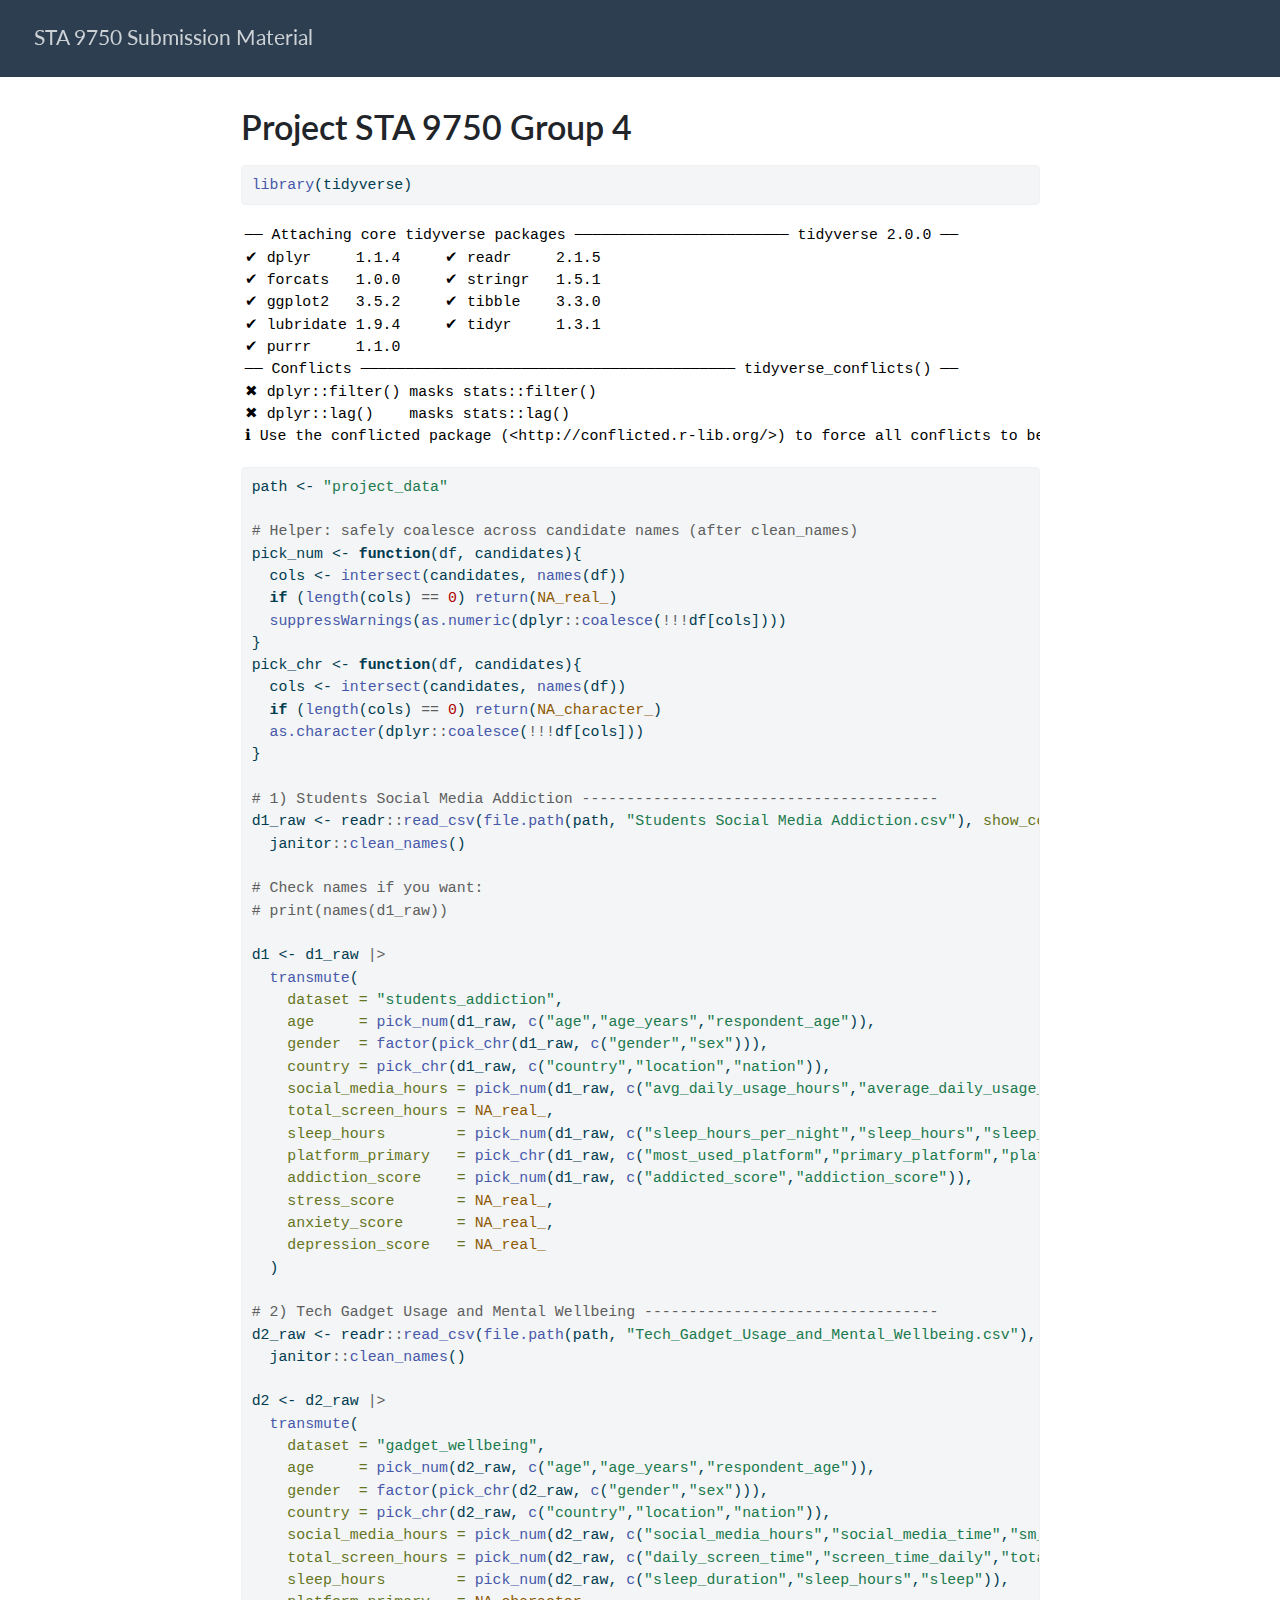
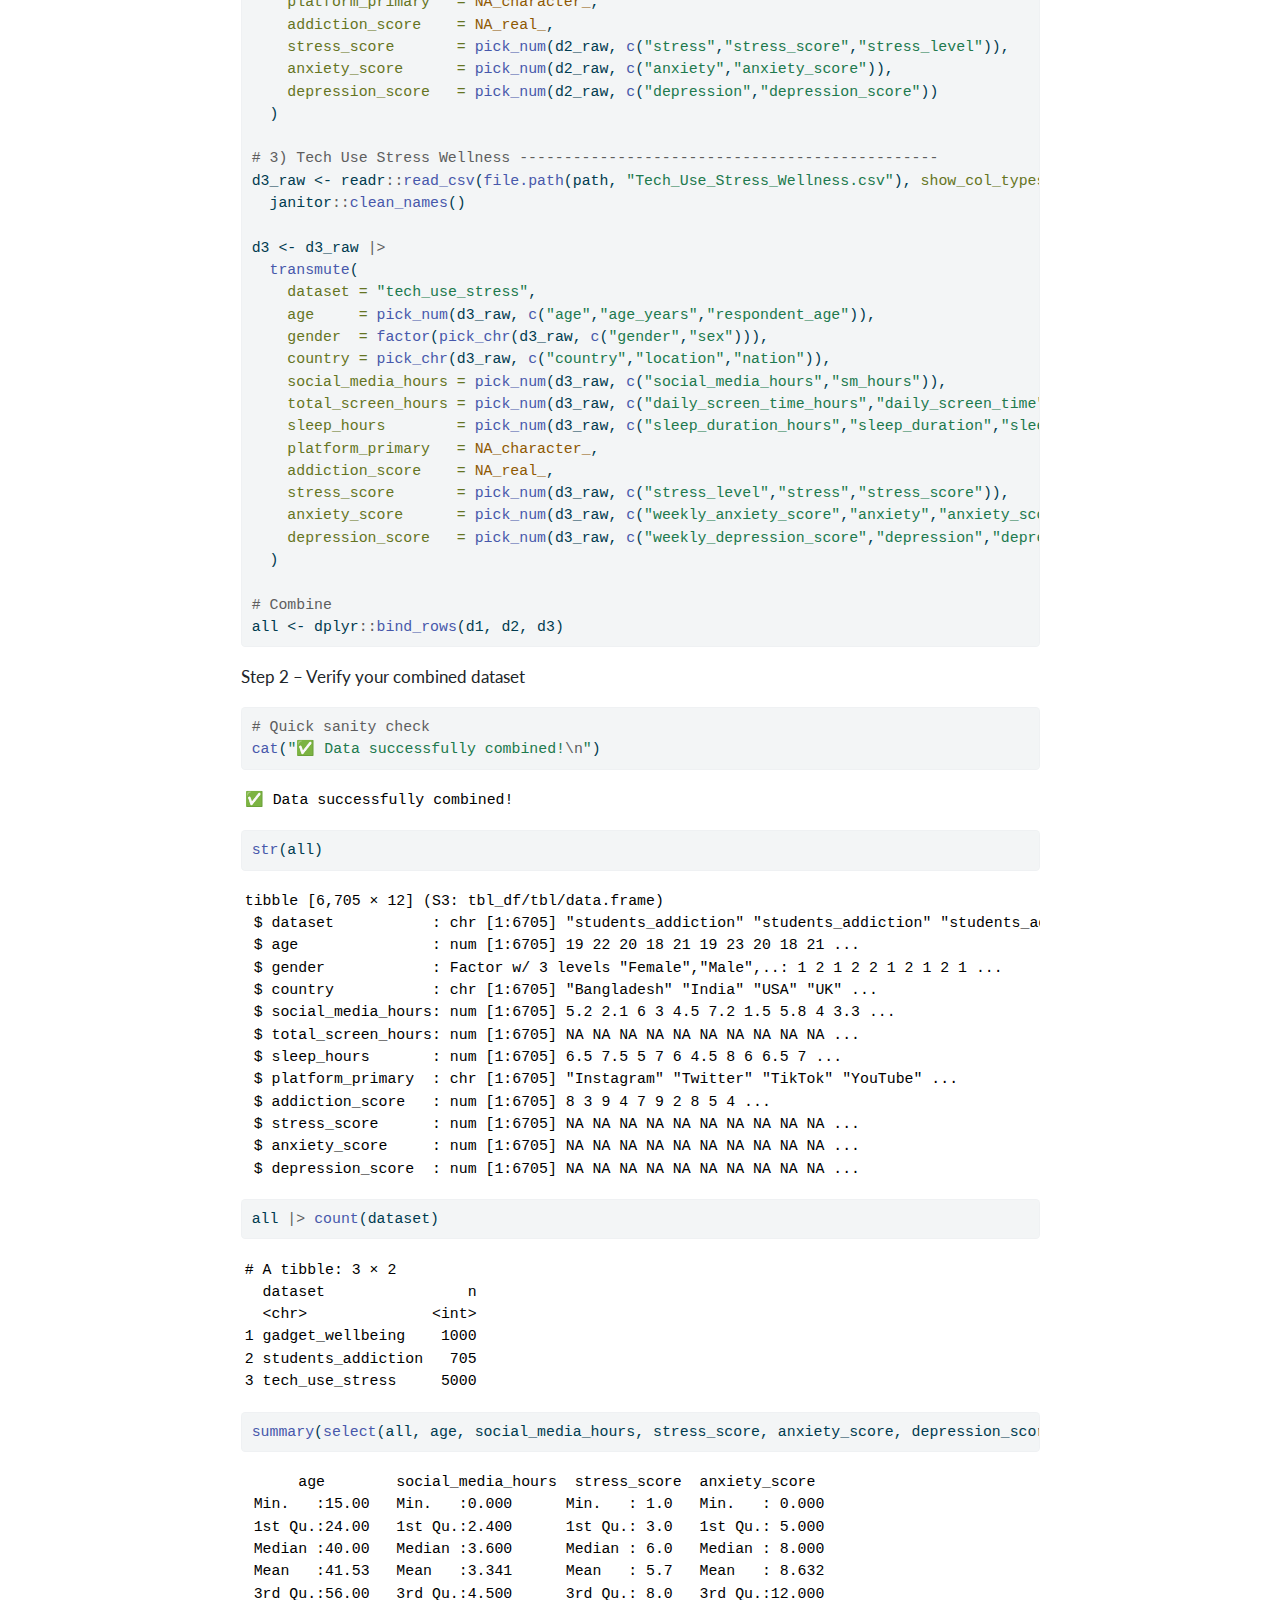
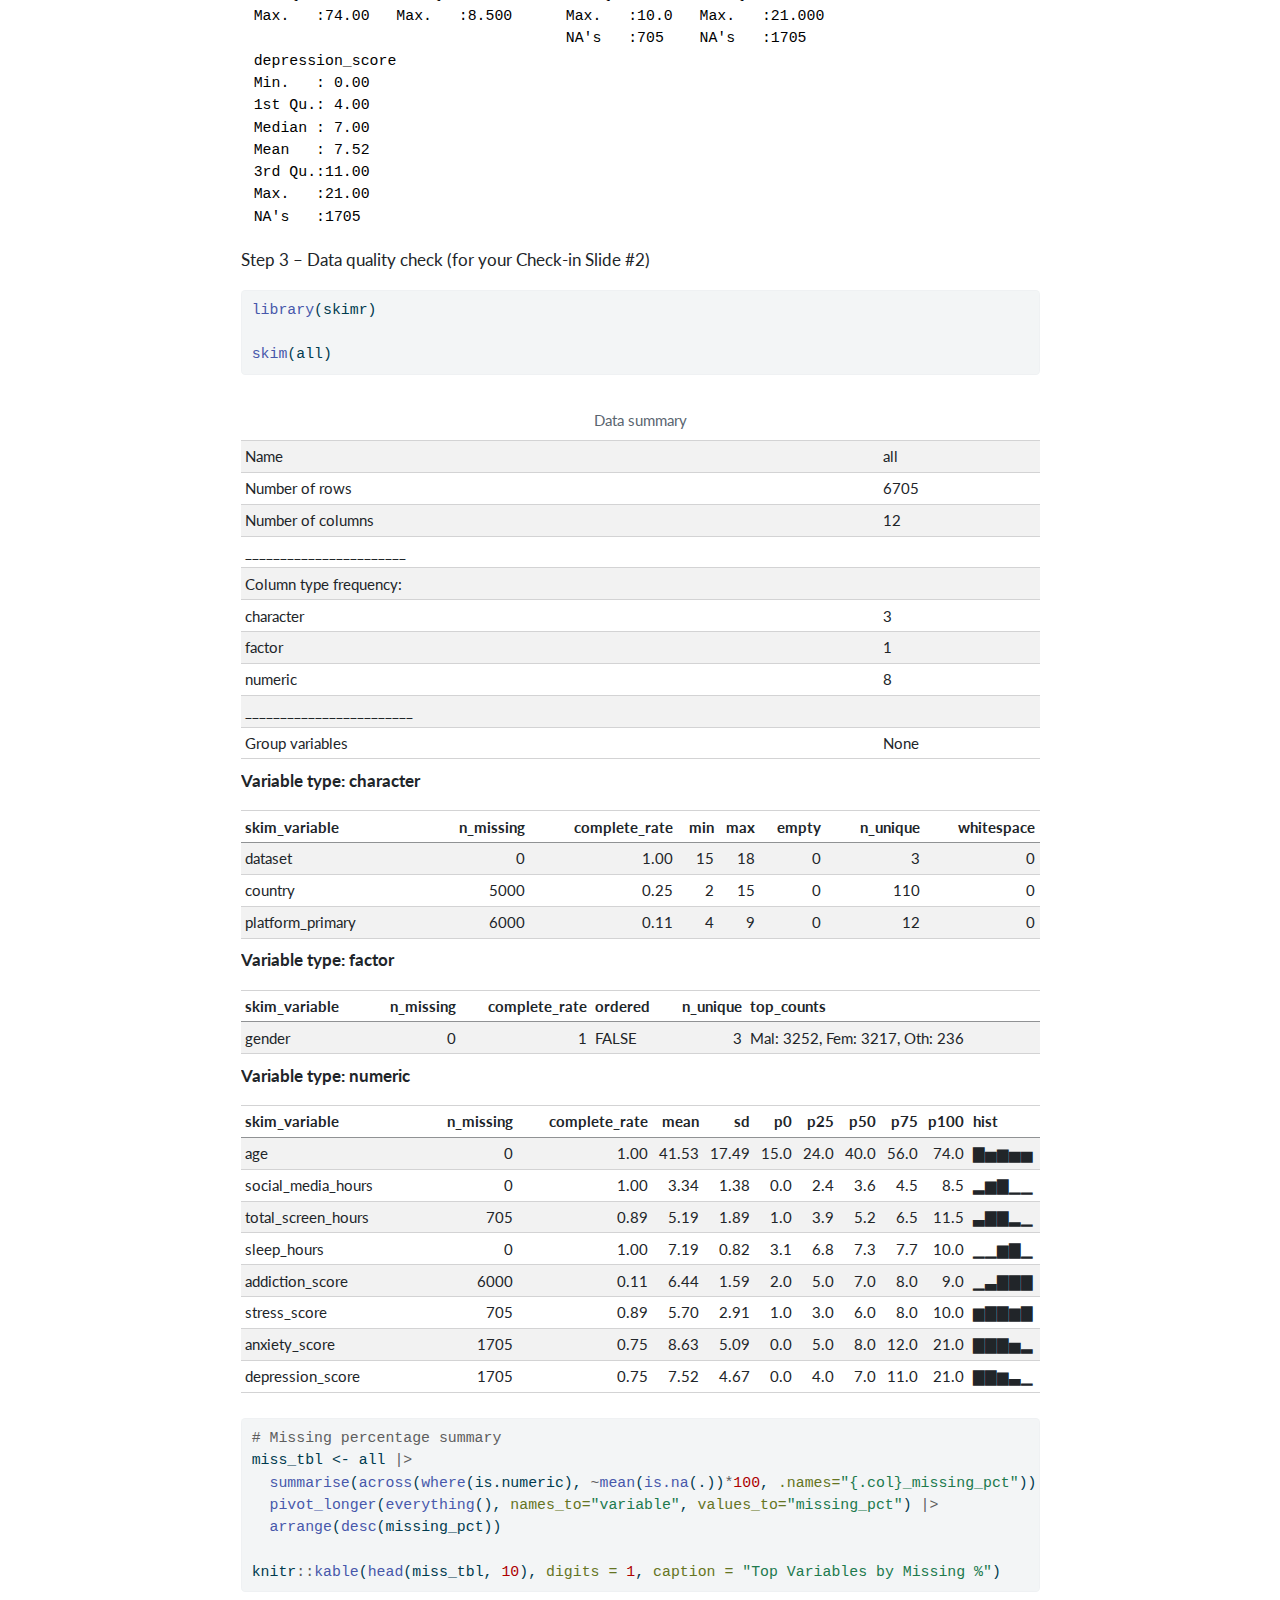
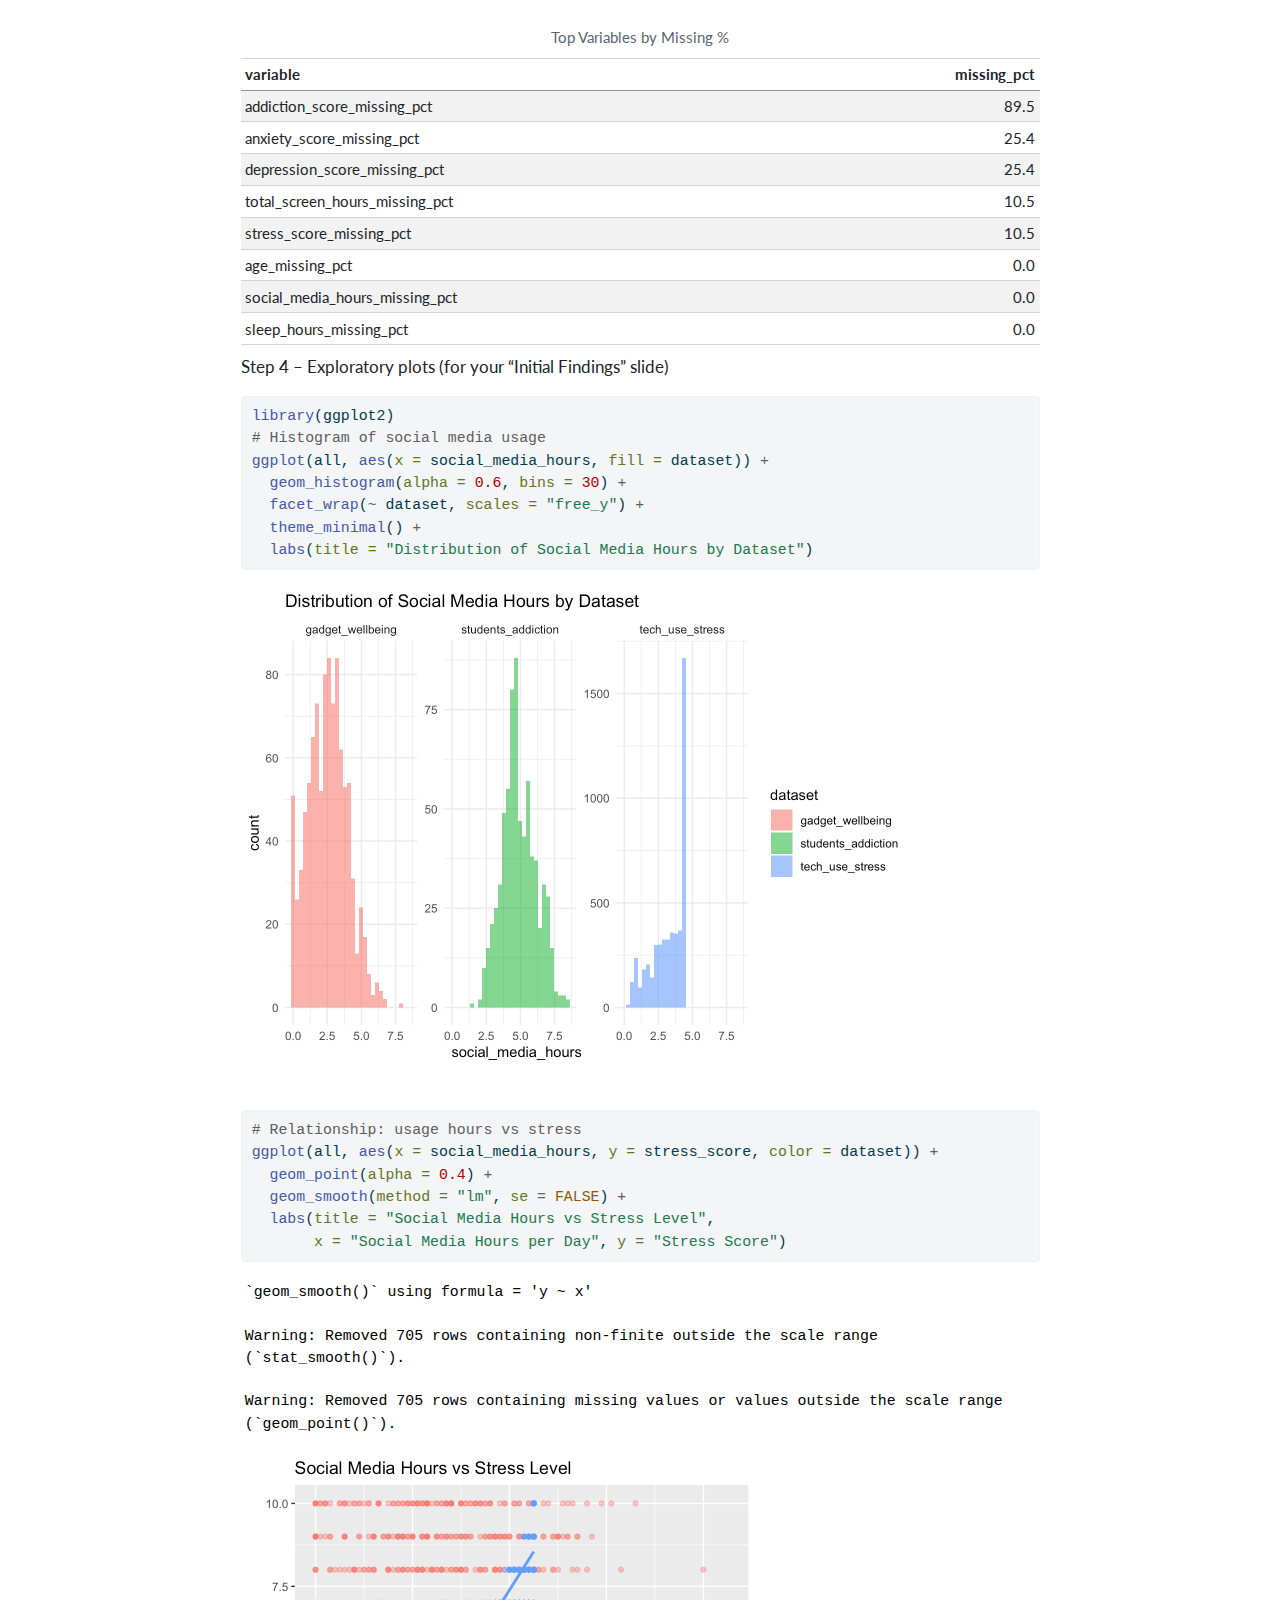
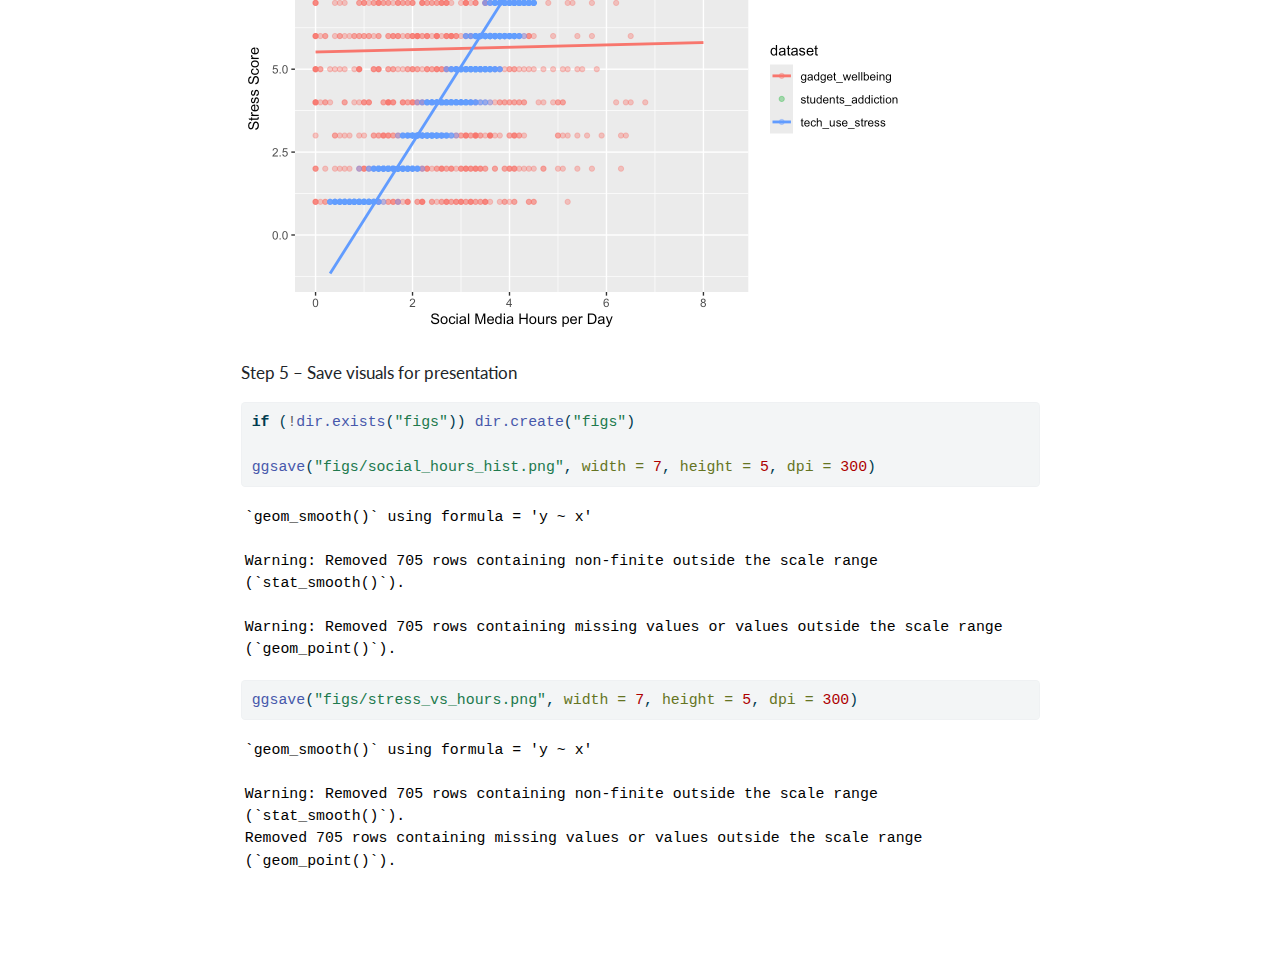
<file: docs/Group4_project_STA9750.html>
<!DOCTYPE html>
<html xmlns="http://www.w3.org/1999/xhtml" lang="en" xml:lang="en"><head>

<meta charset="utf-8">
<meta name="generator" content="quarto-1.8.24">

<meta name="viewport" content="width=device-width, initial-scale=1.0, user-scalable=yes">


<title>Project STA 9750 Group 4 – STA 9750 Submission Material</title>
<style>
code{white-space: pre-wrap;}
span.smallcaps{font-variant: small-caps;}
div.columns{display: flex; gap: min(4vw, 1.5em);}
div.column{flex: auto; overflow-x: auto;}
div.hanging-indent{margin-left: 1.5em; text-indent: -1.5em;}
ul.task-list{list-style: none;}
ul.task-list li input[type="checkbox"] {
  width: 0.8em;
  margin: 0 0.8em 0.2em -1em; /* quarto-specific, see https://github.com/quarto-dev/quarto-cli/issues/4556 */ 
  vertical-align: middle;
}
/* CSS for syntax highlighting */
html { -webkit-text-size-adjust: 100%; }
pre > code.sourceCode { white-space: pre; position: relative; }
pre > code.sourceCode > span { display: inline-block; line-height: 1.25; }
pre > code.sourceCode > span:empty { height: 1.2em; }
.sourceCode { overflow: visible; }
code.sourceCode > span { color: inherit; text-decoration: inherit; }
div.sourceCode { margin: 1em 0; }
pre.sourceCode { margin: 0; }
@media screen {
div.sourceCode { overflow: auto; }
}
@media print {
pre > code.sourceCode { white-space: pre-wrap; }
pre > code.sourceCode > span { text-indent: -5em; padding-left: 5em; }
}
pre.numberSource code
  { counter-reset: source-line 0; }
pre.numberSource code > span
  { position: relative; left: -4em; counter-increment: source-line; }
pre.numberSource code > span > a:first-child::before
  { content: counter(source-line);
    position: relative; left: -1em; text-align: right; vertical-align: baseline;
    border: none; display: inline-block;
    -webkit-touch-callout: none; -webkit-user-select: none;
    -khtml-user-select: none; -moz-user-select: none;
    -ms-user-select: none; user-select: none;
    padding: 0 4px; width: 4em;
  }
pre.numberSource { margin-left: 3em;  padding-left: 4px; }
div.sourceCode
  {   }
@media screen {
pre > code.sourceCode > span > a:first-child::before { text-decoration: underline; }
}
</style>


<script src="site_libs/quarto-nav/quarto-nav.js"></script>
<script src="site_libs/quarto-nav/headroom.min.js"></script>
<script src="site_libs/clipboard/clipboard.min.js"></script>
<script src="site_libs/quarto-search/autocomplete.umd.js"></script>
<script src="site_libs/quarto-search/fuse.min.js"></script>
<script src="site_libs/quarto-search/quarto-search.js"></script>
<meta name="quarto:offset" content="./">
<script src="site_libs/quarto-html/quarto.js" type="module"></script>
<script src="site_libs/quarto-html/tabsets/tabsets.js" type="module"></script>
<script src="site_libs/quarto-html/axe/axe-check.js" type="module"></script>
<script src="site_libs/quarto-html/popper.min.js"></script>
<script src="site_libs/quarto-html/tippy.umd.min.js"></script>
<script src="site_libs/quarto-html/anchor.min.js"></script>
<link href="site_libs/quarto-html/tippy.css" rel="stylesheet">
<link href="site_libs/quarto-html/quarto-syntax-highlighting-dc55a5b9e770e841cd82e46aadbfb9b0.css" rel="stylesheet" id="quarto-text-highlighting-styles">
<script src="site_libs/bootstrap/bootstrap.min.js"></script>
<link href="site_libs/bootstrap/bootstrap-icons.css" rel="stylesheet">
<link href="site_libs/bootstrap/bootstrap-f59cc608e70ce16b384b3e6fc30ca698.min.css" rel="stylesheet" append-hash="true" id="quarto-bootstrap" data-mode="light">
<script id="quarto-search-options" type="application/json">{
  "location": "navbar",
  "copy-button": false,
  "collapse-after": 3,
  "panel-placement": "end",
  "type": "overlay",
  "limit": 50,
  "keyboard-shortcut": [
    "f",
    "/",
    "s"
  ],
  "show-item-context": false,
  "language": {
    "search-no-results-text": "No results",
    "search-matching-documents-text": "matching documents",
    "search-copy-link-title": "Copy link to search",
    "search-hide-matches-text": "Hide additional matches",
    "search-more-match-text": "more match in this document",
    "search-more-matches-text": "more matches in this document",
    "search-clear-button-title": "Clear",
    "search-text-placeholder": "",
    "search-detached-cancel-button-title": "Cancel",
    "search-submit-button-title": "Submit",
    "search-label": "Search"
  }
}</script>


</head>

<body class="nav-fixed fullcontent quarto-light">

<div id="quarto-search-results"></div>
  <header id="quarto-header" class="headroom fixed-top">
    <nav class="navbar navbar-expand-lg " data-bs-theme="dark">
      <div class="navbar-container container-fluid">
      <div class="navbar-brand-container mx-auto">
    <a href="./index.html" class="navbar-brand navbar-brand-logo">
    </a>
    <a class="navbar-brand" href="./index.html">
    <span class="navbar-title">STA 9750 Submission Material</span>
    </a>
  </div>
        <div class="quarto-navbar-tools tools-end">
</div>
      </div> <!-- /container-fluid -->
    </nav>
</header>
<!-- content -->
<div id="quarto-content" class="quarto-container page-columns page-rows-contents page-layout-article page-navbar">
<!-- sidebar -->
<!-- margin-sidebar -->
    
<!-- main -->
<main class="content" id="quarto-document-content">

<header id="title-block-header" class="quarto-title-block default">
<div class="quarto-title">
<h1 class="title">Project STA 9750 Group 4</h1>
</div>



<div class="quarto-title-meta">

    
  
    
  </div>
  


</header>


<div class="cell">
<div class="code-copy-outer-scaffold"><div class="sourceCode cell-code" id="cb1"><pre class="sourceCode r code-with-copy"><code class="sourceCode r"><span id="cb1-1"><a href="#cb1-1" aria-hidden="true" tabindex="-1"></a><span class="fu">library</span>(tidyverse)</span></code></pre></div><button title="Copy to Clipboard" class="code-copy-button"><i class="bi"></i></button></div>
<div class="cell-output cell-output-stderr">
<pre><code>── Attaching core tidyverse packages ──────────────────────── tidyverse 2.0.0 ──
✔ dplyr     1.1.4     ✔ readr     2.1.5
✔ forcats   1.0.0     ✔ stringr   1.5.1
✔ ggplot2   3.5.2     ✔ tibble    3.3.0
✔ lubridate 1.9.4     ✔ tidyr     1.3.1
✔ purrr     1.1.0     
── Conflicts ────────────────────────────────────────── tidyverse_conflicts() ──
✖ dplyr::filter() masks stats::filter()
✖ dplyr::lag()    masks stats::lag()
ℹ Use the conflicted package (&lt;http://conflicted.r-lib.org/&gt;) to force all conflicts to become errors</code></pre>
</div>
<div class="code-copy-outer-scaffold"><div class="sourceCode cell-code" id="cb3"><pre class="sourceCode r code-with-copy"><code class="sourceCode r"><span id="cb3-1"><a href="#cb3-1" aria-hidden="true" tabindex="-1"></a>path <span class="ot">&lt;-</span> <span class="st">"project_data"</span></span>
<span id="cb3-2"><a href="#cb3-2" aria-hidden="true" tabindex="-1"></a></span>
<span id="cb3-3"><a href="#cb3-3" aria-hidden="true" tabindex="-1"></a><span class="co"># Helper: safely coalesce across candidate names (after clean_names)</span></span>
<span id="cb3-4"><a href="#cb3-4" aria-hidden="true" tabindex="-1"></a>pick_num <span class="ot">&lt;-</span> <span class="cf">function</span>(df, candidates){</span>
<span id="cb3-5"><a href="#cb3-5" aria-hidden="true" tabindex="-1"></a>  cols <span class="ot">&lt;-</span> <span class="fu">intersect</span>(candidates, <span class="fu">names</span>(df))</span>
<span id="cb3-6"><a href="#cb3-6" aria-hidden="true" tabindex="-1"></a>  <span class="cf">if</span> (<span class="fu">length</span>(cols) <span class="sc">==</span> <span class="dv">0</span>) <span class="fu">return</span>(<span class="cn">NA_real_</span>)</span>
<span id="cb3-7"><a href="#cb3-7" aria-hidden="true" tabindex="-1"></a>  <span class="fu">suppressWarnings</span>(<span class="fu">as.numeric</span>(dplyr<span class="sc">::</span><span class="fu">coalesce</span>(<span class="sc">!!!</span>df[cols])))</span>
<span id="cb3-8"><a href="#cb3-8" aria-hidden="true" tabindex="-1"></a>}</span>
<span id="cb3-9"><a href="#cb3-9" aria-hidden="true" tabindex="-1"></a>pick_chr <span class="ot">&lt;-</span> <span class="cf">function</span>(df, candidates){</span>
<span id="cb3-10"><a href="#cb3-10" aria-hidden="true" tabindex="-1"></a>  cols <span class="ot">&lt;-</span> <span class="fu">intersect</span>(candidates, <span class="fu">names</span>(df))</span>
<span id="cb3-11"><a href="#cb3-11" aria-hidden="true" tabindex="-1"></a>  <span class="cf">if</span> (<span class="fu">length</span>(cols) <span class="sc">==</span> <span class="dv">0</span>) <span class="fu">return</span>(<span class="cn">NA_character_</span>)</span>
<span id="cb3-12"><a href="#cb3-12" aria-hidden="true" tabindex="-1"></a>  <span class="fu">as.character</span>(dplyr<span class="sc">::</span><span class="fu">coalesce</span>(<span class="sc">!!!</span>df[cols]))</span>
<span id="cb3-13"><a href="#cb3-13" aria-hidden="true" tabindex="-1"></a>}</span>
<span id="cb3-14"><a href="#cb3-14" aria-hidden="true" tabindex="-1"></a></span>
<span id="cb3-15"><a href="#cb3-15" aria-hidden="true" tabindex="-1"></a><span class="co"># 1) Students Social Media Addiction ----------------------------------------</span></span>
<span id="cb3-16"><a href="#cb3-16" aria-hidden="true" tabindex="-1"></a>d1_raw <span class="ot">&lt;-</span> readr<span class="sc">::</span><span class="fu">read_csv</span>(<span class="fu">file.path</span>(path, <span class="st">"Students Social Media Addiction.csv"</span>), <span class="at">show_col_types =</span> <span class="cn">FALSE</span>) <span class="sc">|&gt;</span></span>
<span id="cb3-17"><a href="#cb3-17" aria-hidden="true" tabindex="-1"></a>  janitor<span class="sc">::</span><span class="fu">clean_names</span>()</span>
<span id="cb3-18"><a href="#cb3-18" aria-hidden="true" tabindex="-1"></a></span>
<span id="cb3-19"><a href="#cb3-19" aria-hidden="true" tabindex="-1"></a><span class="co"># Check names if you want:</span></span>
<span id="cb3-20"><a href="#cb3-20" aria-hidden="true" tabindex="-1"></a><span class="co"># print(names(d1_raw))</span></span>
<span id="cb3-21"><a href="#cb3-21" aria-hidden="true" tabindex="-1"></a></span>
<span id="cb3-22"><a href="#cb3-22" aria-hidden="true" tabindex="-1"></a>d1 <span class="ot">&lt;-</span> d1_raw <span class="sc">|&gt;</span></span>
<span id="cb3-23"><a href="#cb3-23" aria-hidden="true" tabindex="-1"></a>  <span class="fu">transmute</span>(</span>
<span id="cb3-24"><a href="#cb3-24" aria-hidden="true" tabindex="-1"></a>    <span class="at">dataset =</span> <span class="st">"students_addiction"</span>,</span>
<span id="cb3-25"><a href="#cb3-25" aria-hidden="true" tabindex="-1"></a>    <span class="at">age     =</span> <span class="fu">pick_num</span>(d1_raw, <span class="fu">c</span>(<span class="st">"age"</span>,<span class="st">"age_years"</span>,<span class="st">"respondent_age"</span>)),</span>
<span id="cb3-26"><a href="#cb3-26" aria-hidden="true" tabindex="-1"></a>    <span class="at">gender  =</span> <span class="fu">factor</span>(<span class="fu">pick_chr</span>(d1_raw, <span class="fu">c</span>(<span class="st">"gender"</span>,<span class="st">"sex"</span>))),</span>
<span id="cb3-27"><a href="#cb3-27" aria-hidden="true" tabindex="-1"></a>    <span class="at">country =</span> <span class="fu">pick_chr</span>(d1_raw, <span class="fu">c</span>(<span class="st">"country"</span>,<span class="st">"location"</span>,<span class="st">"nation"</span>)),</span>
<span id="cb3-28"><a href="#cb3-28" aria-hidden="true" tabindex="-1"></a>    <span class="at">social_media_hours =</span> <span class="fu">pick_num</span>(d1_raw, <span class="fu">c</span>(<span class="st">"avg_daily_usage_hours"</span>,<span class="st">"average_daily_usage_hours"</span>,<span class="st">"social_media_hours"</span>)),</span>
<span id="cb3-29"><a href="#cb3-29" aria-hidden="true" tabindex="-1"></a>    <span class="at">total_screen_hours =</span> <span class="cn">NA_real_</span>,</span>
<span id="cb3-30"><a href="#cb3-30" aria-hidden="true" tabindex="-1"></a>    <span class="at">sleep_hours        =</span> <span class="fu">pick_num</span>(d1_raw, <span class="fu">c</span>(<span class="st">"sleep_hours_per_night"</span>,<span class="st">"sleep_hours"</span>,<span class="st">"sleep_duration"</span>)),</span>
<span id="cb3-31"><a href="#cb3-31" aria-hidden="true" tabindex="-1"></a>    <span class="at">platform_primary   =</span> <span class="fu">pick_chr</span>(d1_raw, <span class="fu">c</span>(<span class="st">"most_used_platform"</span>,<span class="st">"primary_platform"</span>,<span class="st">"platform"</span>)),</span>
<span id="cb3-32"><a href="#cb3-32" aria-hidden="true" tabindex="-1"></a>    <span class="at">addiction_score    =</span> <span class="fu">pick_num</span>(d1_raw, <span class="fu">c</span>(<span class="st">"addicted_score"</span>,<span class="st">"addiction_score"</span>)),</span>
<span id="cb3-33"><a href="#cb3-33" aria-hidden="true" tabindex="-1"></a>    <span class="at">stress_score       =</span> <span class="cn">NA_real_</span>,</span>
<span id="cb3-34"><a href="#cb3-34" aria-hidden="true" tabindex="-1"></a>    <span class="at">anxiety_score      =</span> <span class="cn">NA_real_</span>,</span>
<span id="cb3-35"><a href="#cb3-35" aria-hidden="true" tabindex="-1"></a>    <span class="at">depression_score   =</span> <span class="cn">NA_real_</span></span>
<span id="cb3-36"><a href="#cb3-36" aria-hidden="true" tabindex="-1"></a>  )</span>
<span id="cb3-37"><a href="#cb3-37" aria-hidden="true" tabindex="-1"></a></span>
<span id="cb3-38"><a href="#cb3-38" aria-hidden="true" tabindex="-1"></a><span class="co"># 2) Tech Gadget Usage and Mental Wellbeing ---------------------------------</span></span>
<span id="cb3-39"><a href="#cb3-39" aria-hidden="true" tabindex="-1"></a>d2_raw <span class="ot">&lt;-</span> readr<span class="sc">::</span><span class="fu">read_csv</span>(<span class="fu">file.path</span>(path, <span class="st">"Tech_Gadget_Usage_and_Mental_Wellbeing.csv"</span>), <span class="at">show_col_types =</span> <span class="cn">FALSE</span>) <span class="sc">|&gt;</span></span>
<span id="cb3-40"><a href="#cb3-40" aria-hidden="true" tabindex="-1"></a>  janitor<span class="sc">::</span><span class="fu">clean_names</span>()</span>
<span id="cb3-41"><a href="#cb3-41" aria-hidden="true" tabindex="-1"></a></span>
<span id="cb3-42"><a href="#cb3-42" aria-hidden="true" tabindex="-1"></a>d2 <span class="ot">&lt;-</span> d2_raw <span class="sc">|&gt;</span></span>
<span id="cb3-43"><a href="#cb3-43" aria-hidden="true" tabindex="-1"></a>  <span class="fu">transmute</span>(</span>
<span id="cb3-44"><a href="#cb3-44" aria-hidden="true" tabindex="-1"></a>    <span class="at">dataset =</span> <span class="st">"gadget_wellbeing"</span>,</span>
<span id="cb3-45"><a href="#cb3-45" aria-hidden="true" tabindex="-1"></a>    <span class="at">age     =</span> <span class="fu">pick_num</span>(d2_raw, <span class="fu">c</span>(<span class="st">"age"</span>,<span class="st">"age_years"</span>,<span class="st">"respondent_age"</span>)),</span>
<span id="cb3-46"><a href="#cb3-46" aria-hidden="true" tabindex="-1"></a>    <span class="at">gender  =</span> <span class="fu">factor</span>(<span class="fu">pick_chr</span>(d2_raw, <span class="fu">c</span>(<span class="st">"gender"</span>,<span class="st">"sex"</span>))),</span>
<span id="cb3-47"><a href="#cb3-47" aria-hidden="true" tabindex="-1"></a>    <span class="at">country =</span> <span class="fu">pick_chr</span>(d2_raw, <span class="fu">c</span>(<span class="st">"country"</span>,<span class="st">"location"</span>,<span class="st">"nation"</span>)),</span>
<span id="cb3-48"><a href="#cb3-48" aria-hidden="true" tabindex="-1"></a>    <span class="at">social_media_hours =</span> <span class="fu">pick_num</span>(d2_raw, <span class="fu">c</span>(<span class="st">"social_media_hours"</span>,<span class="st">"social_media_time"</span>,<span class="st">"sm_hours"</span>)),</span>
<span id="cb3-49"><a href="#cb3-49" aria-hidden="true" tabindex="-1"></a>    <span class="at">total_screen_hours =</span> <span class="fu">pick_num</span>(d2_raw, <span class="fu">c</span>(<span class="st">"daily_screen_time"</span>,<span class="st">"screen_time_daily"</span>,<span class="st">"total_screen_hours"</span>)),</span>
<span id="cb3-50"><a href="#cb3-50" aria-hidden="true" tabindex="-1"></a>    <span class="at">sleep_hours        =</span> <span class="fu">pick_num</span>(d2_raw, <span class="fu">c</span>(<span class="st">"sleep_duration"</span>,<span class="st">"sleep_hours"</span>,<span class="st">"sleep"</span>)),</span>
<span id="cb3-51"><a href="#cb3-51" aria-hidden="true" tabindex="-1"></a>    <span class="at">platform_primary   =</span> <span class="cn">NA_character_</span>,</span>
<span id="cb3-52"><a href="#cb3-52" aria-hidden="true" tabindex="-1"></a>    <span class="at">addiction_score    =</span> <span class="cn">NA_real_</span>,</span>
<span id="cb3-53"><a href="#cb3-53" aria-hidden="true" tabindex="-1"></a>    <span class="at">stress_score       =</span> <span class="fu">pick_num</span>(d2_raw, <span class="fu">c</span>(<span class="st">"stress"</span>,<span class="st">"stress_score"</span>,<span class="st">"stress_level"</span>)),</span>
<span id="cb3-54"><a href="#cb3-54" aria-hidden="true" tabindex="-1"></a>    <span class="at">anxiety_score      =</span> <span class="fu">pick_num</span>(d2_raw, <span class="fu">c</span>(<span class="st">"anxiety"</span>,<span class="st">"anxiety_score"</span>)),</span>
<span id="cb3-55"><a href="#cb3-55" aria-hidden="true" tabindex="-1"></a>    <span class="at">depression_score   =</span> <span class="fu">pick_num</span>(d2_raw, <span class="fu">c</span>(<span class="st">"depression"</span>,<span class="st">"depression_score"</span>))</span>
<span id="cb3-56"><a href="#cb3-56" aria-hidden="true" tabindex="-1"></a>  )</span>
<span id="cb3-57"><a href="#cb3-57" aria-hidden="true" tabindex="-1"></a></span>
<span id="cb3-58"><a href="#cb3-58" aria-hidden="true" tabindex="-1"></a><span class="co"># 3) Tech Use Stress Wellness -----------------------------------------------</span></span>
<span id="cb3-59"><a href="#cb3-59" aria-hidden="true" tabindex="-1"></a>d3_raw <span class="ot">&lt;-</span> readr<span class="sc">::</span><span class="fu">read_csv</span>(<span class="fu">file.path</span>(path, <span class="st">"Tech_Use_Stress_Wellness.csv"</span>), <span class="at">show_col_types =</span> <span class="cn">FALSE</span>) <span class="sc">|&gt;</span></span>
<span id="cb3-60"><a href="#cb3-60" aria-hidden="true" tabindex="-1"></a>  janitor<span class="sc">::</span><span class="fu">clean_names</span>()</span>
<span id="cb3-61"><a href="#cb3-61" aria-hidden="true" tabindex="-1"></a></span>
<span id="cb3-62"><a href="#cb3-62" aria-hidden="true" tabindex="-1"></a>d3 <span class="ot">&lt;-</span> d3_raw <span class="sc">|&gt;</span></span>
<span id="cb3-63"><a href="#cb3-63" aria-hidden="true" tabindex="-1"></a>  <span class="fu">transmute</span>(</span>
<span id="cb3-64"><a href="#cb3-64" aria-hidden="true" tabindex="-1"></a>    <span class="at">dataset =</span> <span class="st">"tech_use_stress"</span>,</span>
<span id="cb3-65"><a href="#cb3-65" aria-hidden="true" tabindex="-1"></a>    <span class="at">age     =</span> <span class="fu">pick_num</span>(d3_raw, <span class="fu">c</span>(<span class="st">"age"</span>,<span class="st">"age_years"</span>,<span class="st">"respondent_age"</span>)),</span>
<span id="cb3-66"><a href="#cb3-66" aria-hidden="true" tabindex="-1"></a>    <span class="at">gender  =</span> <span class="fu">factor</span>(<span class="fu">pick_chr</span>(d3_raw, <span class="fu">c</span>(<span class="st">"gender"</span>,<span class="st">"sex"</span>))),</span>
<span id="cb3-67"><a href="#cb3-67" aria-hidden="true" tabindex="-1"></a>    <span class="at">country =</span> <span class="fu">pick_chr</span>(d3_raw, <span class="fu">c</span>(<span class="st">"country"</span>,<span class="st">"location"</span>,<span class="st">"nation"</span>)),</span>
<span id="cb3-68"><a href="#cb3-68" aria-hidden="true" tabindex="-1"></a>    <span class="at">social_media_hours =</span> <span class="fu">pick_num</span>(d3_raw, <span class="fu">c</span>(<span class="st">"social_media_hours"</span>,<span class="st">"sm_hours"</span>)),</span>
<span id="cb3-69"><a href="#cb3-69" aria-hidden="true" tabindex="-1"></a>    <span class="at">total_screen_hours =</span> <span class="fu">pick_num</span>(d3_raw, <span class="fu">c</span>(<span class="st">"daily_screen_time_hours"</span>,<span class="st">"daily_screen_time"</span>,<span class="st">"screen_time_daily"</span>)),</span>
<span id="cb3-70"><a href="#cb3-70" aria-hidden="true" tabindex="-1"></a>    <span class="at">sleep_hours        =</span> <span class="fu">pick_num</span>(d3_raw, <span class="fu">c</span>(<span class="st">"sleep_duration_hours"</span>,<span class="st">"sleep_duration"</span>,<span class="st">"sleep_hours"</span>)),</span>
<span id="cb3-71"><a href="#cb3-71" aria-hidden="true" tabindex="-1"></a>    <span class="at">platform_primary   =</span> <span class="cn">NA_character_</span>,</span>
<span id="cb3-72"><a href="#cb3-72" aria-hidden="true" tabindex="-1"></a>    <span class="at">addiction_score    =</span> <span class="cn">NA_real_</span>,</span>
<span id="cb3-73"><a href="#cb3-73" aria-hidden="true" tabindex="-1"></a>    <span class="at">stress_score       =</span> <span class="fu">pick_num</span>(d3_raw, <span class="fu">c</span>(<span class="st">"stress_level"</span>,<span class="st">"stress"</span>,<span class="st">"stress_score"</span>)),</span>
<span id="cb3-74"><a href="#cb3-74" aria-hidden="true" tabindex="-1"></a>    <span class="at">anxiety_score      =</span> <span class="fu">pick_num</span>(d3_raw, <span class="fu">c</span>(<span class="st">"weekly_anxiety_score"</span>,<span class="st">"anxiety"</span>,<span class="st">"anxiety_score"</span>)),</span>
<span id="cb3-75"><a href="#cb3-75" aria-hidden="true" tabindex="-1"></a>    <span class="at">depression_score   =</span> <span class="fu">pick_num</span>(d3_raw, <span class="fu">c</span>(<span class="st">"weekly_depression_score"</span>,<span class="st">"depression"</span>,<span class="st">"depression_score"</span>))</span>
<span id="cb3-76"><a href="#cb3-76" aria-hidden="true" tabindex="-1"></a>  )</span>
<span id="cb3-77"><a href="#cb3-77" aria-hidden="true" tabindex="-1"></a></span>
<span id="cb3-78"><a href="#cb3-78" aria-hidden="true" tabindex="-1"></a><span class="co"># Combine</span></span>
<span id="cb3-79"><a href="#cb3-79" aria-hidden="true" tabindex="-1"></a>all <span class="ot">&lt;-</span> dplyr<span class="sc">::</span><span class="fu">bind_rows</span>(d1, d2, d3)</span></code></pre></div><button title="Copy to Clipboard" class="code-copy-button"><i class="bi"></i></button></div>
</div>
<p>Step 2 – Verify your combined dataset</p>
<div class="cell">
<div class="code-copy-outer-scaffold"><div class="sourceCode cell-code" id="cb4"><pre class="sourceCode r code-with-copy"><code class="sourceCode r"><span id="cb4-1"><a href="#cb4-1" aria-hidden="true" tabindex="-1"></a><span class="co"># Quick sanity check</span></span>
<span id="cb4-2"><a href="#cb4-2" aria-hidden="true" tabindex="-1"></a><span class="fu">cat</span>(<span class="st">"✅ Data successfully combined!</span><span class="sc">\n</span><span class="st">"</span>)</span></code></pre></div><button title="Copy to Clipboard" class="code-copy-button"><i class="bi"></i></button></div>
<div class="cell-output cell-output-stdout">
<pre><code>✅ Data successfully combined!</code></pre>
</div>
<div class="code-copy-outer-scaffold"><div class="sourceCode cell-code" id="cb6"><pre class="sourceCode r code-with-copy"><code class="sourceCode r"><span id="cb6-1"><a href="#cb6-1" aria-hidden="true" tabindex="-1"></a><span class="fu">str</span>(all)</span></code></pre></div><button title="Copy to Clipboard" class="code-copy-button"><i class="bi"></i></button></div>
<div class="cell-output cell-output-stdout">
<pre><code>tibble [6,705 × 12] (S3: tbl_df/tbl/data.frame)
 $ dataset           : chr [1:6705] "students_addiction" "students_addiction" "students_addiction" "students_addiction" ...
 $ age               : num [1:6705] 19 22 20 18 21 19 23 20 18 21 ...
 $ gender            : Factor w/ 3 levels "Female","Male",..: 1 2 1 2 2 1 2 1 2 1 ...
 $ country           : chr [1:6705] "Bangladesh" "India" "USA" "UK" ...
 $ social_media_hours: num [1:6705] 5.2 2.1 6 3 4.5 7.2 1.5 5.8 4 3.3 ...
 $ total_screen_hours: num [1:6705] NA NA NA NA NA NA NA NA NA NA ...
 $ sleep_hours       : num [1:6705] 6.5 7.5 5 7 6 4.5 8 6 6.5 7 ...
 $ platform_primary  : chr [1:6705] "Instagram" "Twitter" "TikTok" "YouTube" ...
 $ addiction_score   : num [1:6705] 8 3 9 4 7 9 2 8 5 4 ...
 $ stress_score      : num [1:6705] NA NA NA NA NA NA NA NA NA NA ...
 $ anxiety_score     : num [1:6705] NA NA NA NA NA NA NA NA NA NA ...
 $ depression_score  : num [1:6705] NA NA NA NA NA NA NA NA NA NA ...</code></pre>
</div>
<div class="code-copy-outer-scaffold"><div class="sourceCode cell-code" id="cb8"><pre class="sourceCode r code-with-copy"><code class="sourceCode r"><span id="cb8-1"><a href="#cb8-1" aria-hidden="true" tabindex="-1"></a>all <span class="sc">|&gt;</span> <span class="fu">count</span>(dataset)</span></code></pre></div><button title="Copy to Clipboard" class="code-copy-button"><i class="bi"></i></button></div>
<div class="cell-output cell-output-stdout">
<pre><code># A tibble: 3 × 2
  dataset                n
  &lt;chr&gt;              &lt;int&gt;
1 gadget_wellbeing    1000
2 students_addiction   705
3 tech_use_stress     5000</code></pre>
</div>
<div class="code-copy-outer-scaffold"><div class="sourceCode cell-code" id="cb10"><pre class="sourceCode r code-with-copy"><code class="sourceCode r"><span id="cb10-1"><a href="#cb10-1" aria-hidden="true" tabindex="-1"></a><span class="fu">summary</span>(<span class="fu">select</span>(all, age, social_media_hours, stress_score, anxiety_score, depression_score))</span></code></pre></div><button title="Copy to Clipboard" class="code-copy-button"><i class="bi"></i></button></div>
<div class="cell-output cell-output-stdout">
<pre><code>      age        social_media_hours  stress_score  anxiety_score   
 Min.   :15.00   Min.   :0.000      Min.   : 1.0   Min.   : 0.000  
 1st Qu.:24.00   1st Qu.:2.400      1st Qu.: 3.0   1st Qu.: 5.000  
 Median :40.00   Median :3.600      Median : 6.0   Median : 8.000  
 Mean   :41.53   Mean   :3.341      Mean   : 5.7   Mean   : 8.632  
 3rd Qu.:56.00   3rd Qu.:4.500      3rd Qu.: 8.0   3rd Qu.:12.000  
 Max.   :74.00   Max.   :8.500      Max.   :10.0   Max.   :21.000  
                                    NA's   :705    NA's   :1705    
 depression_score
 Min.   : 0.00   
 1st Qu.: 4.00   
 Median : 7.00   
 Mean   : 7.52   
 3rd Qu.:11.00   
 Max.   :21.00   
 NA's   :1705    </code></pre>
</div>
</div>
<p>Step 3 – Data quality check (for your Check-in Slide #2)</p>
<div class="cell">
<div class="code-copy-outer-scaffold"><div class="sourceCode cell-code" id="cb12"><pre class="sourceCode r code-with-copy"><code class="sourceCode r"><span id="cb12-1"><a href="#cb12-1" aria-hidden="true" tabindex="-1"></a><span class="fu">library</span>(skimr)</span>
<span id="cb12-2"><a href="#cb12-2" aria-hidden="true" tabindex="-1"></a></span>
<span id="cb12-3"><a href="#cb12-3" aria-hidden="true" tabindex="-1"></a><span class="fu">skim</span>(all)</span></code></pre></div><button title="Copy to Clipboard" class="code-copy-button"><i class="bi"></i></button></div>
<div class="cell-output-display">
<table class="caption-top table table-sm table-striped small">
<caption>Data summary</caption>
<tbody>
<tr class="odd">
<td style="text-align: left;">Name</td>
<td style="text-align: left;">all</td>
</tr>
<tr class="even">
<td style="text-align: left;">Number of rows</td>
<td style="text-align: left;">6705</td>
</tr>
<tr class="odd">
<td style="text-align: left;">Number of columns</td>
<td style="text-align: left;">12</td>
</tr>
<tr class="even">
<td style="text-align: left;">_______________________</td>
<td style="text-align: left;"></td>
</tr>
<tr class="odd">
<td style="text-align: left;">Column type frequency:</td>
<td style="text-align: left;"></td>
</tr>
<tr class="even">
<td style="text-align: left;">character</td>
<td style="text-align: left;">3</td>
</tr>
<tr class="odd">
<td style="text-align: left;">factor</td>
<td style="text-align: left;">1</td>
</tr>
<tr class="even">
<td style="text-align: left;">numeric</td>
<td style="text-align: left;">8</td>
</tr>
<tr class="odd">
<td style="text-align: left;">________________________</td>
<td style="text-align: left;"></td>
</tr>
<tr class="even">
<td style="text-align: left;">Group variables</td>
<td style="text-align: left;">None</td>
</tr>
</tbody>
</table>
<p><strong>Variable type: character</strong></p>
<table class="caption-top table table-sm table-striped small">
<colgroup>
<col style="width: 22%">
<col style="width: 13%">
<col style="width: 18%">
<col style="width: 5%">
<col style="width: 5%">
<col style="width: 8%">
<col style="width: 12%">
<col style="width: 14%">
</colgroup>
<thead>
<tr class="header">
<th style="text-align: left;">skim_variable</th>
<th style="text-align: right;">n_missing</th>
<th style="text-align: right;">complete_rate</th>
<th style="text-align: right;">min</th>
<th style="text-align: right;">max</th>
<th style="text-align: right;">empty</th>
<th style="text-align: right;">n_unique</th>
<th style="text-align: right;">whitespace</th>
</tr>
</thead>
<tbody>
<tr class="odd">
<td style="text-align: left;">dataset</td>
<td style="text-align: right;">0</td>
<td style="text-align: right;">1.00</td>
<td style="text-align: right;">15</td>
<td style="text-align: right;">18</td>
<td style="text-align: right;">0</td>
<td style="text-align: right;">3</td>
<td style="text-align: right;">0</td>
</tr>
<tr class="even">
<td style="text-align: left;">country</td>
<td style="text-align: right;">5000</td>
<td style="text-align: right;">0.25</td>
<td style="text-align: right;">2</td>
<td style="text-align: right;">15</td>
<td style="text-align: right;">0</td>
<td style="text-align: right;">110</td>
<td style="text-align: right;">0</td>
</tr>
<tr class="odd">
<td style="text-align: left;">platform_primary</td>
<td style="text-align: right;">6000</td>
<td style="text-align: right;">0.11</td>
<td style="text-align: right;">4</td>
<td style="text-align: right;">9</td>
<td style="text-align: right;">0</td>
<td style="text-align: right;">12</td>
<td style="text-align: right;">0</td>
</tr>
</tbody>
</table>
<p><strong>Variable type: factor</strong></p>
<table class="caption-top table table-sm table-striped small">
<colgroup>
<col style="width: 16%">
<col style="width: 11%">
<col style="width: 16%">
<col style="width: 9%">
<col style="width: 10%">
<col style="width: 36%">
</colgroup>
<thead>
<tr class="header">
<th style="text-align: left;">skim_variable</th>
<th style="text-align: right;">n_missing</th>
<th style="text-align: right;">complete_rate</th>
<th style="text-align: left;">ordered</th>
<th style="text-align: right;">n_unique</th>
<th style="text-align: left;">top_counts</th>
</tr>
</thead>
<tbody>
<tr class="odd">
<td style="text-align: left;">gender</td>
<td style="text-align: right;">0</td>
<td style="text-align: right;">1</td>
<td style="text-align: left;">FALSE</td>
<td style="text-align: right;">3</td>
<td style="text-align: left;">Mal: 3252, Fem: 3217, Oth: 236</td>
</tr>
</tbody>
</table>
<p><strong>Variable type: numeric</strong></p>
<table class="caption-top table table-sm table-striped small">
<colgroup>
<col style="width: 22%">
<col style="width: 11%">
<col style="width: 16%">
<col style="width: 6%">
<col style="width: 6%">
<col style="width: 5%">
<col style="width: 5%">
<col style="width: 5%">
<col style="width: 5%">
<col style="width: 5%">
<col style="width: 6%">
</colgroup>
<thead>
<tr class="header">
<th style="text-align: left;">skim_variable</th>
<th style="text-align: right;">n_missing</th>
<th style="text-align: right;">complete_rate</th>
<th style="text-align: right;">mean</th>
<th style="text-align: right;">sd</th>
<th style="text-align: right;">p0</th>
<th style="text-align: right;">p25</th>
<th style="text-align: right;">p50</th>
<th style="text-align: right;">p75</th>
<th style="text-align: right;">p100</th>
<th style="text-align: left;">hist</th>
</tr>
</thead>
<tbody>
<tr class="odd">
<td style="text-align: left;">age</td>
<td style="text-align: right;">0</td>
<td style="text-align: right;">1.00</td>
<td style="text-align: right;">41.53</td>
<td style="text-align: right;">17.49</td>
<td style="text-align: right;">15.0</td>
<td style="text-align: right;">24.0</td>
<td style="text-align: right;">40.0</td>
<td style="text-align: right;">56.0</td>
<td style="text-align: right;">74.0</td>
<td style="text-align: left;">▇▅▆▅▅</td>
</tr>
<tr class="even">
<td style="text-align: left;">social_media_hours</td>
<td style="text-align: right;">0</td>
<td style="text-align: right;">1.00</td>
<td style="text-align: right;">3.34</td>
<td style="text-align: right;">1.38</td>
<td style="text-align: right;">0.0</td>
<td style="text-align: right;">2.4</td>
<td style="text-align: right;">3.6</td>
<td style="text-align: right;">4.5</td>
<td style="text-align: right;">8.5</td>
<td style="text-align: left;">▂▆▇▁▁</td>
</tr>
<tr class="odd">
<td style="text-align: left;">total_screen_hours</td>
<td style="text-align: right;">705</td>
<td style="text-align: right;">0.89</td>
<td style="text-align: right;">5.19</td>
<td style="text-align: right;">1.89</td>
<td style="text-align: right;">1.0</td>
<td style="text-align: right;">3.9</td>
<td style="text-align: right;">5.2</td>
<td style="text-align: right;">6.5</td>
<td style="text-align: right;">11.5</td>
<td style="text-align: left;">▃▇▇▂▁</td>
</tr>
<tr class="even">
<td style="text-align: left;">sleep_hours</td>
<td style="text-align: right;">0</td>
<td style="text-align: right;">1.00</td>
<td style="text-align: right;">7.19</td>
<td style="text-align: right;">0.82</td>
<td style="text-align: right;">3.1</td>
<td style="text-align: right;">6.8</td>
<td style="text-align: right;">7.3</td>
<td style="text-align: right;">7.7</td>
<td style="text-align: right;">10.0</td>
<td style="text-align: left;">▁▁▆▇▁</td>
</tr>
<tr class="odd">
<td style="text-align: left;">addiction_score</td>
<td style="text-align: right;">6000</td>
<td style="text-align: right;">0.11</td>
<td style="text-align: right;">6.44</td>
<td style="text-align: right;">1.59</td>
<td style="text-align: right;">2.0</td>
<td style="text-align: right;">5.0</td>
<td style="text-align: right;">7.0</td>
<td style="text-align: right;">8.0</td>
<td style="text-align: right;">9.0</td>
<td style="text-align: left;">▁▃▇▇▇</td>
</tr>
<tr class="even">
<td style="text-align: left;">stress_score</td>
<td style="text-align: right;">705</td>
<td style="text-align: right;">0.89</td>
<td style="text-align: right;">5.70</td>
<td style="text-align: right;">2.91</td>
<td style="text-align: right;">1.0</td>
<td style="text-align: right;">3.0</td>
<td style="text-align: right;">6.0</td>
<td style="text-align: right;">8.0</td>
<td style="text-align: right;">10.0</td>
<td style="text-align: left;">▆▇▇▆▇</td>
</tr>
<tr class="odd">
<td style="text-align: left;">anxiety_score</td>
<td style="text-align: right;">1705</td>
<td style="text-align: right;">0.75</td>
<td style="text-align: right;">8.63</td>
<td style="text-align: right;">5.09</td>
<td style="text-align: right;">0.0</td>
<td style="text-align: right;">5.0</td>
<td style="text-align: right;">8.0</td>
<td style="text-align: right;">12.0</td>
<td style="text-align: right;">21.0</td>
<td style="text-align: left;">▇▇▇▅▂</td>
</tr>
<tr class="even">
<td style="text-align: left;">depression_score</td>
<td style="text-align: right;">1705</td>
<td style="text-align: right;">0.75</td>
<td style="text-align: right;">7.52</td>
<td style="text-align: right;">4.67</td>
<td style="text-align: right;">0.0</td>
<td style="text-align: right;">4.0</td>
<td style="text-align: right;">7.0</td>
<td style="text-align: right;">11.0</td>
<td style="text-align: right;">21.0</td>
<td style="text-align: left;">▇▇▆▃▁</td>
</tr>
</tbody>
</table>
</div>
<div class="code-copy-outer-scaffold"><div class="sourceCode cell-code" id="cb13"><pre class="sourceCode r code-with-copy"><code class="sourceCode r"><span id="cb13-1"><a href="#cb13-1" aria-hidden="true" tabindex="-1"></a><span class="co"># Missing percentage summary</span></span>
<span id="cb13-2"><a href="#cb13-2" aria-hidden="true" tabindex="-1"></a>miss_tbl <span class="ot">&lt;-</span> all <span class="sc">|&gt;</span></span>
<span id="cb13-3"><a href="#cb13-3" aria-hidden="true" tabindex="-1"></a>  <span class="fu">summarise</span>(<span class="fu">across</span>(<span class="fu">where</span>(is.numeric), <span class="sc">~</span><span class="fu">mean</span>(<span class="fu">is.na</span>(.))<span class="sc">*</span><span class="dv">100</span>, <span class="at">.names=</span><span class="st">"{.col}_missing_pct"</span>)) <span class="sc">|&gt;</span></span>
<span id="cb13-4"><a href="#cb13-4" aria-hidden="true" tabindex="-1"></a>  <span class="fu">pivot_longer</span>(<span class="fu">everything</span>(), <span class="at">names_to=</span><span class="st">"variable"</span>, <span class="at">values_to=</span><span class="st">"missing_pct"</span>) <span class="sc">|&gt;</span></span>
<span id="cb13-5"><a href="#cb13-5" aria-hidden="true" tabindex="-1"></a>  <span class="fu">arrange</span>(<span class="fu">desc</span>(missing_pct))</span>
<span id="cb13-6"><a href="#cb13-6" aria-hidden="true" tabindex="-1"></a></span>
<span id="cb13-7"><a href="#cb13-7" aria-hidden="true" tabindex="-1"></a>knitr<span class="sc">::</span><span class="fu">kable</span>(<span class="fu">head</span>(miss_tbl, <span class="dv">10</span>), <span class="at">digits =</span> <span class="dv">1</span>, <span class="at">caption =</span> <span class="st">"Top Variables by Missing %"</span>)</span></code></pre></div><button title="Copy to Clipboard" class="code-copy-button"><i class="bi"></i></button></div>
<div class="cell-output-display">
<table class="caption-top table table-sm table-striped small">
<caption>Top Variables by Missing %</caption>
<thead>
<tr class="header">
<th style="text-align: left;">variable</th>
<th style="text-align: right;">missing_pct</th>
</tr>
</thead>
<tbody>
<tr class="odd">
<td style="text-align: left;">addiction_score_missing_pct</td>
<td style="text-align: right;">89.5</td>
</tr>
<tr class="even">
<td style="text-align: left;">anxiety_score_missing_pct</td>
<td style="text-align: right;">25.4</td>
</tr>
<tr class="odd">
<td style="text-align: left;">depression_score_missing_pct</td>
<td style="text-align: right;">25.4</td>
</tr>
<tr class="even">
<td style="text-align: left;">total_screen_hours_missing_pct</td>
<td style="text-align: right;">10.5</td>
</tr>
<tr class="odd">
<td style="text-align: left;">stress_score_missing_pct</td>
<td style="text-align: right;">10.5</td>
</tr>
<tr class="even">
<td style="text-align: left;">age_missing_pct</td>
<td style="text-align: right;">0.0</td>
</tr>
<tr class="odd">
<td style="text-align: left;">social_media_hours_missing_pct</td>
<td style="text-align: right;">0.0</td>
</tr>
<tr class="even">
<td style="text-align: left;">sleep_hours_missing_pct</td>
<td style="text-align: right;">0.0</td>
</tr>
</tbody>
</table>
</div>
</div>
<p>Step 4 – Exploratory plots (for your “Initial Findings” slide)</p>
<div class="cell">
<div class="code-copy-outer-scaffold"><div class="sourceCode cell-code" id="cb14"><pre class="sourceCode r code-with-copy"><code class="sourceCode r"><span id="cb14-1"><a href="#cb14-1" aria-hidden="true" tabindex="-1"></a><span class="fu">library</span>(ggplot2)</span>
<span id="cb14-2"><a href="#cb14-2" aria-hidden="true" tabindex="-1"></a><span class="co"># Histogram of social media usage</span></span>
<span id="cb14-3"><a href="#cb14-3" aria-hidden="true" tabindex="-1"></a><span class="fu">ggplot</span>(all, <span class="fu">aes</span>(<span class="at">x =</span> social_media_hours, <span class="at">fill =</span> dataset)) <span class="sc">+</span></span>
<span id="cb14-4"><a href="#cb14-4" aria-hidden="true" tabindex="-1"></a>  <span class="fu">geom_histogram</span>(<span class="at">alpha =</span> <span class="fl">0.6</span>, <span class="at">bins =</span> <span class="dv">30</span>) <span class="sc">+</span></span>
<span id="cb14-5"><a href="#cb14-5" aria-hidden="true" tabindex="-1"></a>  <span class="fu">facet_wrap</span>(<span class="sc">~</span> dataset, <span class="at">scales =</span> <span class="st">"free_y"</span>) <span class="sc">+</span></span>
<span id="cb14-6"><a href="#cb14-6" aria-hidden="true" tabindex="-1"></a>  <span class="fu">theme_minimal</span>() <span class="sc">+</span></span>
<span id="cb14-7"><a href="#cb14-7" aria-hidden="true" tabindex="-1"></a>  <span class="fu">labs</span>(<span class="at">title =</span> <span class="st">"Distribution of Social Media Hours by Dataset"</span>)</span></code></pre></div><button title="Copy to Clipboard" class="code-copy-button"><i class="bi"></i></button></div>
<div class="cell-output-display">
<div>
<figure class="figure">
<p><img src="Group4_project_STA9750_files/figure-html/unnamed-chunk-4-1.png" class="img-fluid figure-img" width="672"></p>
</figure>
</div>
</div>
<div class="code-copy-outer-scaffold"><div class="sourceCode cell-code" id="cb15"><pre class="sourceCode r code-with-copy"><code class="sourceCode r"><span id="cb15-1"><a href="#cb15-1" aria-hidden="true" tabindex="-1"></a><span class="co"># Relationship: usage hours vs stress</span></span>
<span id="cb15-2"><a href="#cb15-2" aria-hidden="true" tabindex="-1"></a><span class="fu">ggplot</span>(all, <span class="fu">aes</span>(<span class="at">x =</span> social_media_hours, <span class="at">y =</span> stress_score, <span class="at">color =</span> dataset)) <span class="sc">+</span></span>
<span id="cb15-3"><a href="#cb15-3" aria-hidden="true" tabindex="-1"></a>  <span class="fu">geom_point</span>(<span class="at">alpha =</span> <span class="fl">0.4</span>) <span class="sc">+</span></span>
<span id="cb15-4"><a href="#cb15-4" aria-hidden="true" tabindex="-1"></a>  <span class="fu">geom_smooth</span>(<span class="at">method =</span> <span class="st">"lm"</span>, <span class="at">se =</span> <span class="cn">FALSE</span>) <span class="sc">+</span></span>
<span id="cb15-5"><a href="#cb15-5" aria-hidden="true" tabindex="-1"></a>  <span class="fu">labs</span>(<span class="at">title =</span> <span class="st">"Social Media Hours vs Stress Level"</span>,</span>
<span id="cb15-6"><a href="#cb15-6" aria-hidden="true" tabindex="-1"></a>       <span class="at">x =</span> <span class="st">"Social Media Hours per Day"</span>, <span class="at">y =</span> <span class="st">"Stress Score"</span>)</span></code></pre></div><button title="Copy to Clipboard" class="code-copy-button"><i class="bi"></i></button></div>
<div class="cell-output cell-output-stderr">
<pre><code>`geom_smooth()` using formula = 'y ~ x'</code></pre>
</div>
<div class="cell-output cell-output-stderr">
<pre><code>Warning: Removed 705 rows containing non-finite outside the scale range
(`stat_smooth()`).</code></pre>
</div>
<div class="cell-output cell-output-stderr">
<pre><code>Warning: Removed 705 rows containing missing values or values outside the scale range
(`geom_point()`).</code></pre>
</div>
<div class="cell-output-display">
<div>
<figure class="figure">
<p><img src="Group4_project_STA9750_files/figure-html/unnamed-chunk-4-2.png" class="img-fluid figure-img" width="672"></p>
</figure>
</div>
</div>
</div>
<p>Step 5 – Save visuals for presentation</p>
<div class="cell">
<div class="code-copy-outer-scaffold"><div class="sourceCode cell-code" id="cb19"><pre class="sourceCode r code-with-copy"><code class="sourceCode r"><span id="cb19-1"><a href="#cb19-1" aria-hidden="true" tabindex="-1"></a><span class="cf">if</span> (<span class="sc">!</span><span class="fu">dir.exists</span>(<span class="st">"figs"</span>)) <span class="fu">dir.create</span>(<span class="st">"figs"</span>)</span>
<span id="cb19-2"><a href="#cb19-2" aria-hidden="true" tabindex="-1"></a></span>
<span id="cb19-3"><a href="#cb19-3" aria-hidden="true" tabindex="-1"></a><span class="fu">ggsave</span>(<span class="st">"figs/social_hours_hist.png"</span>, <span class="at">width =</span> <span class="dv">7</span>, <span class="at">height =</span> <span class="dv">5</span>, <span class="at">dpi =</span> <span class="dv">300</span>)</span></code></pre></div><button title="Copy to Clipboard" class="code-copy-button"><i class="bi"></i></button></div>
<div class="cell-output cell-output-stderr">
<pre><code>`geom_smooth()` using formula = 'y ~ x'</code></pre>
</div>
<div class="cell-output cell-output-stderr">
<pre><code>Warning: Removed 705 rows containing non-finite outside the scale range
(`stat_smooth()`).</code></pre>
</div>
<div class="cell-output cell-output-stderr">
<pre><code>Warning: Removed 705 rows containing missing values or values outside the scale range
(`geom_point()`).</code></pre>
</div>
<div class="code-copy-outer-scaffold"><div class="sourceCode cell-code" id="cb23"><pre class="sourceCode r code-with-copy"><code class="sourceCode r"><span id="cb23-1"><a href="#cb23-1" aria-hidden="true" tabindex="-1"></a><span class="fu">ggsave</span>(<span class="st">"figs/stress_vs_hours.png"</span>, <span class="at">width =</span> <span class="dv">7</span>, <span class="at">height =</span> <span class="dv">5</span>, <span class="at">dpi =</span> <span class="dv">300</span>)</span></code></pre></div><button title="Copy to Clipboard" class="code-copy-button"><i class="bi"></i></button></div>
<div class="cell-output cell-output-stderr">
<pre><code>`geom_smooth()` using formula = 'y ~ x'</code></pre>
</div>
<div class="cell-output cell-output-stderr">
<pre><code>Warning: Removed 705 rows containing non-finite outside the scale range
(`stat_smooth()`).
Removed 705 rows containing missing values or values outside the scale range
(`geom_point()`).</code></pre>
</div>
</div>



</main> <!-- /main -->
<script id="quarto-html-after-body" type="application/javascript">
  window.document.addEventListener("DOMContentLoaded", function (event) {
    const icon = "";
    const anchorJS = new window.AnchorJS();
    anchorJS.options = {
      placement: 'right',
      icon: icon
    };
    anchorJS.add('.anchored');
    const isCodeAnnotation = (el) => {
      for (const clz of el.classList) {
        if (clz.startsWith('code-annotation-')) {                     
          return true;
        }
      }
      return false;
    }
    const onCopySuccess = function(e) {
      // button target
      const button = e.trigger;
      // don't keep focus
      button.blur();
      // flash "checked"
      button.classList.add('code-copy-button-checked');
      var currentTitle = button.getAttribute("title");
      button.setAttribute("title", "Copied!");
      let tooltip;
      if (window.bootstrap) {
        button.setAttribute("data-bs-toggle", "tooltip");
        button.setAttribute("data-bs-placement", "left");
        button.setAttribute("data-bs-title", "Copied!");
        tooltip = new bootstrap.Tooltip(button, 
          { trigger: "manual", 
            customClass: "code-copy-button-tooltip",
            offset: [0, -8]});
        tooltip.show();    
      }
      setTimeout(function() {
        if (tooltip) {
          tooltip.hide();
          button.removeAttribute("data-bs-title");
          button.removeAttribute("data-bs-toggle");
          button.removeAttribute("data-bs-placement");
        }
        button.setAttribute("title", currentTitle);
        button.classList.remove('code-copy-button-checked');
      }, 1000);
      // clear code selection
      e.clearSelection();
    }
    const getTextToCopy = function(trigger) {
      const outerScaffold = trigger.parentElement.cloneNode(true);
      const codeEl = outerScaffold.querySelector('code');
      for (const childEl of codeEl.children) {
        if (isCodeAnnotation(childEl)) {
          childEl.remove();
        }
      }
      return codeEl.innerText;
    }
    const clipboard = new window.ClipboardJS('.code-copy-button:not([data-in-quarto-modal])', {
      text: getTextToCopy
    });
    clipboard.on('success', onCopySuccess);
    if (window.document.getElementById('quarto-embedded-source-code-modal')) {
      const clipboardModal = new window.ClipboardJS('.code-copy-button[data-in-quarto-modal]', {
        text: getTextToCopy,
        container: window.document.getElementById('quarto-embedded-source-code-modal')
      });
      clipboardModal.on('success', onCopySuccess);
    }
      var localhostRegex = new RegExp(/^(?:http|https):\/\/localhost\:?[0-9]*\//);
      var mailtoRegex = new RegExp(/^mailto:/);
        var filterRegex = new RegExp("https:\/\/aratikalor26\.github\.io\/STA9750-2025-FALL\/");
      var isInternal = (href) => {
          return filterRegex.test(href) || localhostRegex.test(href) || mailtoRegex.test(href);
      }
      // Inspect non-navigation links and adorn them if external
     var links = window.document.querySelectorAll('a[href]:not(.nav-link):not(.navbar-brand):not(.toc-action):not(.sidebar-link):not(.sidebar-item-toggle):not(.pagination-link):not(.no-external):not([aria-hidden]):not(.dropdown-item):not(.quarto-navigation-tool):not(.about-link)');
      for (var i=0; i<links.length; i++) {
        const link = links[i];
        if (!isInternal(link.href)) {
          // undo the damage that might have been done by quarto-nav.js in the case of
          // links that we want to consider external
          if (link.dataset.originalHref !== undefined) {
            link.href = link.dataset.originalHref;
          }
        }
      }
    function tippyHover(el, contentFn, onTriggerFn, onUntriggerFn) {
      const config = {
        allowHTML: true,
        maxWidth: 500,
        delay: 100,
        arrow: false,
        appendTo: function(el) {
            return el.parentElement;
        },
        interactive: true,
        interactiveBorder: 10,
        theme: 'quarto',
        placement: 'bottom-start',
      };
      if (contentFn) {
        config.content = contentFn;
      }
      if (onTriggerFn) {
        config.onTrigger = onTriggerFn;
      }
      if (onUntriggerFn) {
        config.onUntrigger = onUntriggerFn;
      }
      window.tippy(el, config); 
    }
    const noterefs = window.document.querySelectorAll('a[role="doc-noteref"]');
    for (var i=0; i<noterefs.length; i++) {
      const ref = noterefs[i];
      tippyHover(ref, function() {
        // use id or data attribute instead here
        let href = ref.getAttribute('data-footnote-href') || ref.getAttribute('href');
        try { href = new URL(href).hash; } catch {}
        const id = href.replace(/^#\/?/, "");
        const note = window.document.getElementById(id);
        if (note) {
          return note.innerHTML;
        } else {
          return "";
        }
      });
    }
    const xrefs = window.document.querySelectorAll('a.quarto-xref');
    const processXRef = (id, note) => {
      // Strip column container classes
      const stripColumnClz = (el) => {
        el.classList.remove("page-full", "page-columns");
        if (el.children) {
          for (const child of el.children) {
            stripColumnClz(child);
          }
        }
      }
      stripColumnClz(note)
      if (id === null || id.startsWith('sec-')) {
        // Special case sections, only their first couple elements
        const container = document.createElement("div");
        if (note.children && note.children.length > 2) {
          container.appendChild(note.children[0].cloneNode(true));
          for (let i = 1; i < note.children.length; i++) {
            const child = note.children[i];
            if (child.tagName === "P" && child.innerText === "") {
              continue;
            } else {
              container.appendChild(child.cloneNode(true));
              break;
            }
          }
          if (window.Quarto?.typesetMath) {
            window.Quarto.typesetMath(container);
          }
          return container.innerHTML
        } else {
          if (window.Quarto?.typesetMath) {
            window.Quarto.typesetMath(note);
          }
          return note.innerHTML;
        }
      } else {
        // Remove any anchor links if they are present
        const anchorLink = note.querySelector('a.anchorjs-link');
        if (anchorLink) {
          anchorLink.remove();
        }
        if (window.Quarto?.typesetMath) {
          window.Quarto.typesetMath(note);
        }
        if (note.classList.contains("callout")) {
          return note.outerHTML;
        } else {
          return note.innerHTML;
        }
      }
    }
    for (var i=0; i<xrefs.length; i++) {
      const xref = xrefs[i];
      tippyHover(xref, undefined, function(instance) {
        instance.disable();
        let url = xref.getAttribute('href');
        let hash = undefined; 
        if (url.startsWith('#')) {
          hash = url;
        } else {
          try { hash = new URL(url).hash; } catch {}
        }
        if (hash) {
          const id = hash.replace(/^#\/?/, "");
          const note = window.document.getElementById(id);
          if (note !== null) {
            try {
              const html = processXRef(id, note.cloneNode(true));
              instance.setContent(html);
            } finally {
              instance.enable();
              instance.show();
            }
          } else {
            // See if we can fetch this
            fetch(url.split('#')[0])
            .then(res => res.text())
            .then(html => {
              const parser = new DOMParser();
              const htmlDoc = parser.parseFromString(html, "text/html");
              const note = htmlDoc.getElementById(id);
              if (note !== null) {
                const html = processXRef(id, note);
                instance.setContent(html);
              } 
            }).finally(() => {
              instance.enable();
              instance.show();
            });
          }
        } else {
          // See if we can fetch a full url (with no hash to target)
          // This is a special case and we should probably do some content thinning / targeting
          fetch(url)
          .then(res => res.text())
          .then(html => {
            const parser = new DOMParser();
            const htmlDoc = parser.parseFromString(html, "text/html");
            const note = htmlDoc.querySelector('main.content');
            if (note !== null) {
              // This should only happen for chapter cross references
              // (since there is no id in the URL)
              // remove the first header
              if (note.children.length > 0 && note.children[0].tagName === "HEADER") {
                note.children[0].remove();
              }
              const html = processXRef(null, note);
              instance.setContent(html);
            } 
          }).finally(() => {
            instance.enable();
            instance.show();
          });
        }
      }, function(instance) {
      });
    }
        let selectedAnnoteEl;
        const selectorForAnnotation = ( cell, annotation) => {
          let cellAttr = 'data-code-cell="' + cell + '"';
          let lineAttr = 'data-code-annotation="' +  annotation + '"';
          const selector = 'span[' + cellAttr + '][' + lineAttr + ']';
          return selector;
        }
        const selectCodeLines = (annoteEl) => {
          const doc = window.document;
          const targetCell = annoteEl.getAttribute("data-target-cell");
          const targetAnnotation = annoteEl.getAttribute("data-target-annotation");
          const annoteSpan = window.document.querySelector(selectorForAnnotation(targetCell, targetAnnotation));
          const lines = annoteSpan.getAttribute("data-code-lines").split(",");
          const lineIds = lines.map((line) => {
            return targetCell + "-" + line;
          })
          let top = null;
          let height = null;
          let parent = null;
          if (lineIds.length > 0) {
              //compute the position of the single el (top and bottom and make a div)
              const el = window.document.getElementById(lineIds[0]);
              top = el.offsetTop;
              height = el.offsetHeight;
              parent = el.parentElement.parentElement;
            if (lineIds.length > 1) {
              const lastEl = window.document.getElementById(lineIds[lineIds.length - 1]);
              const bottom = lastEl.offsetTop + lastEl.offsetHeight;
              height = bottom - top;
            }
            if (top !== null && height !== null && parent !== null) {
              // cook up a div (if necessary) and position it 
              let div = window.document.getElementById("code-annotation-line-highlight");
              if (div === null) {
                div = window.document.createElement("div");
                div.setAttribute("id", "code-annotation-line-highlight");
                div.style.position = 'absolute';
                parent.appendChild(div);
              }
              div.style.top = top - 2 + "px";
              div.style.height = height + 4 + "px";
              div.style.left = 0;
              let gutterDiv = window.document.getElementById("code-annotation-line-highlight-gutter");
              if (gutterDiv === null) {
                gutterDiv = window.document.createElement("div");
                gutterDiv.setAttribute("id", "code-annotation-line-highlight-gutter");
                gutterDiv.style.position = 'absolute';
                const codeCell = window.document.getElementById(targetCell);
                const gutter = codeCell.querySelector('.code-annotation-gutter');
                gutter.appendChild(gutterDiv);
              }
              gutterDiv.style.top = top - 2 + "px";
              gutterDiv.style.height = height + 4 + "px";
            }
            selectedAnnoteEl = annoteEl;
          }
        };
        const unselectCodeLines = () => {
          const elementsIds = ["code-annotation-line-highlight", "code-annotation-line-highlight-gutter"];
          elementsIds.forEach((elId) => {
            const div = window.document.getElementById(elId);
            if (div) {
              div.remove();
            }
          });
          selectedAnnoteEl = undefined;
        };
          // Handle positioning of the toggle
      window.addEventListener(
        "resize",
        throttle(() => {
          elRect = undefined;
          if (selectedAnnoteEl) {
            selectCodeLines(selectedAnnoteEl);
          }
        }, 10)
      );
      function throttle(fn, ms) {
      let throttle = false;
      let timer;
        return (...args) => {
          if(!throttle) { // first call gets through
              fn.apply(this, args);
              throttle = true;
          } else { // all the others get throttled
              if(timer) clearTimeout(timer); // cancel #2
              timer = setTimeout(() => {
                fn.apply(this, args);
                timer = throttle = false;
              }, ms);
          }
        };
      }
        // Attach click handler to the DT
        const annoteDls = window.document.querySelectorAll('dt[data-target-cell]');
        for (const annoteDlNode of annoteDls) {
          annoteDlNode.addEventListener('click', (event) => {
            const clickedEl = event.target;
            if (clickedEl !== selectedAnnoteEl) {
              unselectCodeLines();
              const activeEl = window.document.querySelector('dt[data-target-cell].code-annotation-active');
              if (activeEl) {
                activeEl.classList.remove('code-annotation-active');
              }
              selectCodeLines(clickedEl);
              clickedEl.classList.add('code-annotation-active');
            } else {
              // Unselect the line
              unselectCodeLines();
              clickedEl.classList.remove('code-annotation-active');
            }
          });
        }
    const findCites = (el) => {
      const parentEl = el.parentElement;
      if (parentEl) {
        const cites = parentEl.dataset.cites;
        if (cites) {
          return {
            el,
            cites: cites.split(' ')
          };
        } else {
          return findCites(el.parentElement)
        }
      } else {
        return undefined;
      }
    };
    var bibliorefs = window.document.querySelectorAll('a[role="doc-biblioref"]');
    for (var i=0; i<bibliorefs.length; i++) {
      const ref = bibliorefs[i];
      const citeInfo = findCites(ref);
      if (citeInfo) {
        tippyHover(citeInfo.el, function() {
          var popup = window.document.createElement('div');
          citeInfo.cites.forEach(function(cite) {
            var citeDiv = window.document.createElement('div');
            citeDiv.classList.add('hanging-indent');
            citeDiv.classList.add('csl-entry');
            var biblioDiv = window.document.getElementById('ref-' + cite);
            if (biblioDiv) {
              citeDiv.innerHTML = biblioDiv.innerHTML;
            }
            popup.appendChild(citeDiv);
          });
          return popup.innerHTML;
        });
      }
    }
  });
  </script>
</div> <!-- /content -->




</body></html>
</file>
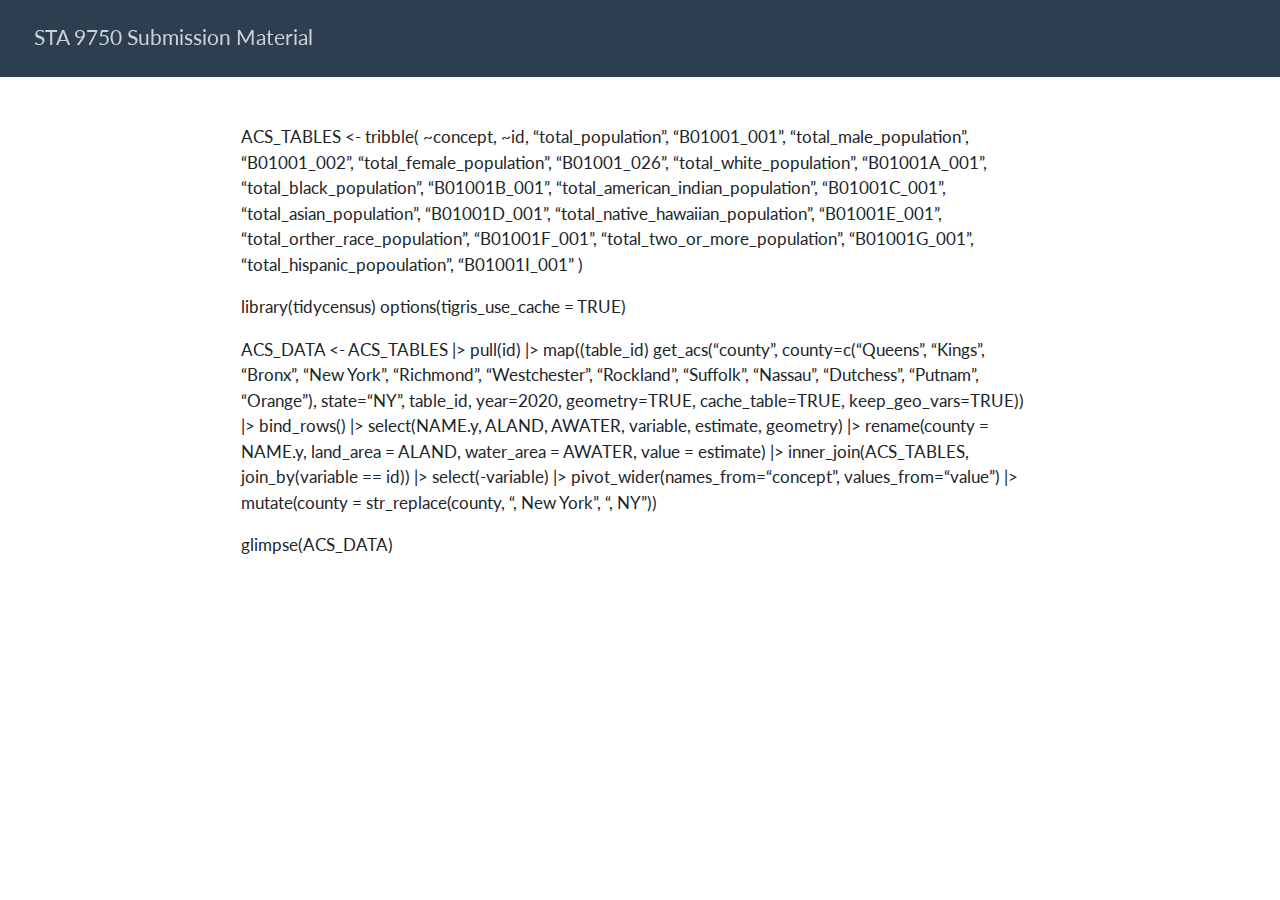
<file: docs/Lab8.html>
<!DOCTYPE html>
<html xmlns="http://www.w3.org/1999/xhtml" lang="en" xml:lang="en"><head>

<meta charset="utf-8">
<meta name="generator" content="quarto-1.8.24">

<meta name="viewport" content="width=device-width, initial-scale=1.0, user-scalable=yes">


<title>lab8 – STA 9750 Submission Material </title>
<style>
code{white-space: pre-wrap;}
span.smallcaps{font-variant: small-caps;}
div.columns{display: flex; gap: min(4vw, 1.5em);}
div.column{flex: auto; overflow-x: auto;}
div.hanging-indent{margin-left: 1.5em; text-indent: -1.5em;}
ul.task-list{list-style: none;}
ul.task-list li input[type="checkbox"] {
  width: 0.8em;
  margin: 0 0.8em 0.2em -1em; /* quarto-specific, see https://github.com/quarto-dev/quarto-cli/issues/4556 */ 
  vertical-align: middle;
}
</style>


<script src="site_libs/quarto-nav/quarto-nav.js"></script>
<script src="site_libs/quarto-nav/headroom.min.js"></script>
<script src="site_libs/clipboard/clipboard.min.js"></script>
<script src="site_libs/quarto-search/autocomplete.umd.js"></script>
<script src="site_libs/quarto-search/fuse.min.js"></script>
<script src="site_libs/quarto-search/quarto-search.js"></script>
<meta name="quarto:offset" content="./">
<script src="site_libs/quarto-html/quarto.js" type="module"></script>
<script src="site_libs/quarto-html/tabsets/tabsets.js" type="module"></script>
<script src="site_libs/quarto-html/axe/axe-check.js" type="module"></script>
<script src="site_libs/quarto-html/popper.min.js"></script>
<script src="site_libs/quarto-html/tippy.umd.min.js"></script>
<script src="site_libs/quarto-html/anchor.min.js"></script>
<link href="site_libs/quarto-html/tippy.css" rel="stylesheet">
<link href="site_libs/quarto-html/quarto-syntax-highlighting-dc55a5b9e770e841cd82e46aadbfb9b0.css" rel="stylesheet" id="quarto-text-highlighting-styles">
<script src="site_libs/bootstrap/bootstrap.min.js"></script>
<link href="site_libs/bootstrap/bootstrap-icons.css" rel="stylesheet">
<link href="site_libs/bootstrap/bootstrap-f59cc608e70ce16b384b3e6fc30ca698.min.css" rel="stylesheet" append-hash="true" id="quarto-bootstrap" data-mode="light">
<script id="quarto-search-options" type="application/json">{
  "location": "navbar",
  "copy-button": false,
  "collapse-after": 3,
  "panel-placement": "end",
  "type": "overlay",
  "limit": 50,
  "keyboard-shortcut": [
    "f",
    "/",
    "s"
  ],
  "show-item-context": false,
  "language": {
    "search-no-results-text": "No results",
    "search-matching-documents-text": "matching documents",
    "search-copy-link-title": "Copy link to search",
    "search-hide-matches-text": "Hide additional matches",
    "search-more-match-text": "more match in this document",
    "search-more-matches-text": "more matches in this document",
    "search-clear-button-title": "Clear",
    "search-text-placeholder": "",
    "search-detached-cancel-button-title": "Cancel",
    "search-submit-button-title": "Submit",
    "search-label": "Search"
  }
}</script>


</head>

<body class="nav-fixed fullcontent quarto-light">

<div id="quarto-search-results"></div>
  <header id="quarto-header" class="headroom fixed-top">
    <nav class="navbar navbar-expand-lg " data-bs-theme="dark">
      <div class="navbar-container container-fluid">
      <div class="navbar-brand-container mx-auto">
    <a href="./index.html" class="navbar-brand navbar-brand-logo">
    </a>
    <a class="navbar-brand" href="./index.html">
    <span class="navbar-title">STA 9750 Submission Material</span>
    </a>
  </div>
        <div class="quarto-navbar-tools tools-end">
</div>
      </div> <!-- /container-fluid -->
    </nav>
</header>
<!-- content -->
<div id="quarto-content" class="quarto-container page-columns page-rows-contents page-layout-article page-navbar">
<!-- sidebar -->
<!-- margin-sidebar -->
    
<!-- main -->
<main class="content" id="quarto-document-content"><header id="title-block-header" class="quarto-title-block"></header>




<p>ACS_TABLES &lt;- tribble( ~concept, ~id, “total_population”, “B01001_001”, “total_male_population”, “B01001_002”, “total_female_population”, “B01001_026”, “total_white_population”, “B01001A_001”, “total_black_population”, “B01001B_001”, “total_american_indian_population”, “B01001C_001”, “total_asian_population”, “B01001D_001”, “total_native_hawaiian_population”, “B01001E_001”, “total_orther_race_population”, “B01001F_001”, “total_two_or_more_population”, “B01001G_001”, “total_hispanic_popoulation”, “B01001I_001” )</p>
<p>library(tidycensus) options(tigris_use_cache = TRUE)</p>
<p>ACS_DATA &lt;- ACS_TABLES |&gt; pull(id) |&gt; map((table_id) get_acs(“county”, county=c(“Queens”, “Kings”, “Bronx”, “New York”, “Richmond”, “Westchester”, “Rockland”, “Suffolk”, “Nassau”, “Dutchess”, “Putnam”, “Orange”), state=“NY”, table_id, year=2020, geometry=TRUE, cache_table=TRUE, keep_geo_vars=TRUE)) |&gt; bind_rows() |&gt; select(NAME.y, ALAND, AWATER, variable, estimate, geometry) |&gt; rename(county = NAME.y, land_area = ALAND, water_area = AWATER, value = estimate) |&gt; inner_join(ACS_TABLES, join_by(variable == id)) |&gt; select(-variable) |&gt; pivot_wider(names_from=“concept”, values_from=“value”) |&gt; mutate(county = str_replace(county, “, New York”, “, NY”))</p>
<p>glimpse(ACS_DATA)</p>



</main> <!-- /main -->
<script id="quarto-html-after-body" type="application/javascript">
  window.document.addEventListener("DOMContentLoaded", function (event) {
    const icon = "";
    const anchorJS = new window.AnchorJS();
    anchorJS.options = {
      placement: 'right',
      icon: icon
    };
    anchorJS.add('.anchored');
    const isCodeAnnotation = (el) => {
      for (const clz of el.classList) {
        if (clz.startsWith('code-annotation-')) {                     
          return true;
        }
      }
      return false;
    }
    const onCopySuccess = function(e) {
      // button target
      const button = e.trigger;
      // don't keep focus
      button.blur();
      // flash "checked"
      button.classList.add('code-copy-button-checked');
      var currentTitle = button.getAttribute("title");
      button.setAttribute("title", "Copied!");
      let tooltip;
      if (window.bootstrap) {
        button.setAttribute("data-bs-toggle", "tooltip");
        button.setAttribute("data-bs-placement", "left");
        button.setAttribute("data-bs-title", "Copied!");
        tooltip = new bootstrap.Tooltip(button, 
          { trigger: "manual", 
            customClass: "code-copy-button-tooltip",
            offset: [0, -8]});
        tooltip.show();    
      }
      setTimeout(function() {
        if (tooltip) {
          tooltip.hide();
          button.removeAttribute("data-bs-title");
          button.removeAttribute("data-bs-toggle");
          button.removeAttribute("data-bs-placement");
        }
        button.setAttribute("title", currentTitle);
        button.classList.remove('code-copy-button-checked');
      }, 1000);
      // clear code selection
      e.clearSelection();
    }
    const getTextToCopy = function(trigger) {
      const outerScaffold = trigger.parentElement.cloneNode(true);
      const codeEl = outerScaffold.querySelector('code');
      for (const childEl of codeEl.children) {
        if (isCodeAnnotation(childEl)) {
          childEl.remove();
        }
      }
      return codeEl.innerText;
    }
    const clipboard = new window.ClipboardJS('.code-copy-button:not([data-in-quarto-modal])', {
      text: getTextToCopy
    });
    clipboard.on('success', onCopySuccess);
    if (window.document.getElementById('quarto-embedded-source-code-modal')) {
      const clipboardModal = new window.ClipboardJS('.code-copy-button[data-in-quarto-modal]', {
        text: getTextToCopy,
        container: window.document.getElementById('quarto-embedded-source-code-modal')
      });
      clipboardModal.on('success', onCopySuccess);
    }
      var localhostRegex = new RegExp(/^(?:http|https):\/\/localhost\:?[0-9]*\//);
      var mailtoRegex = new RegExp(/^mailto:/);
        var filterRegex = new RegExp("https:\/\/aratikalor26\.github\.io\/STA9750-2025-FALL\/");
      var isInternal = (href) => {
          return filterRegex.test(href) || localhostRegex.test(href) || mailtoRegex.test(href);
      }
      // Inspect non-navigation links and adorn them if external
     var links = window.document.querySelectorAll('a[href]:not(.nav-link):not(.navbar-brand):not(.toc-action):not(.sidebar-link):not(.sidebar-item-toggle):not(.pagination-link):not(.no-external):not([aria-hidden]):not(.dropdown-item):not(.quarto-navigation-tool):not(.about-link)');
      for (var i=0; i<links.length; i++) {
        const link = links[i];
        if (!isInternal(link.href)) {
          // undo the damage that might have been done by quarto-nav.js in the case of
          // links that we want to consider external
          if (link.dataset.originalHref !== undefined) {
            link.href = link.dataset.originalHref;
          }
        }
      }
    function tippyHover(el, contentFn, onTriggerFn, onUntriggerFn) {
      const config = {
        allowHTML: true,
        maxWidth: 500,
        delay: 100,
        arrow: false,
        appendTo: function(el) {
            return el.parentElement;
        },
        interactive: true,
        interactiveBorder: 10,
        theme: 'quarto',
        placement: 'bottom-start',
      };
      if (contentFn) {
        config.content = contentFn;
      }
      if (onTriggerFn) {
        config.onTrigger = onTriggerFn;
      }
      if (onUntriggerFn) {
        config.onUntrigger = onUntriggerFn;
      }
      window.tippy(el, config); 
    }
    const noterefs = window.document.querySelectorAll('a[role="doc-noteref"]');
    for (var i=0; i<noterefs.length; i++) {
      const ref = noterefs[i];
      tippyHover(ref, function() {
        // use id or data attribute instead here
        let href = ref.getAttribute('data-footnote-href') || ref.getAttribute('href');
        try { href = new URL(href).hash; } catch {}
        const id = href.replace(/^#\/?/, "");
        const note = window.document.getElementById(id);
        if (note) {
          return note.innerHTML;
        } else {
          return "";
        }
      });
    }
    const xrefs = window.document.querySelectorAll('a.quarto-xref');
    const processXRef = (id, note) => {
      // Strip column container classes
      const stripColumnClz = (el) => {
        el.classList.remove("page-full", "page-columns");
        if (el.children) {
          for (const child of el.children) {
            stripColumnClz(child);
          }
        }
      }
      stripColumnClz(note)
      if (id === null || id.startsWith('sec-')) {
        // Special case sections, only their first couple elements
        const container = document.createElement("div");
        if (note.children && note.children.length > 2) {
          container.appendChild(note.children[0].cloneNode(true));
          for (let i = 1; i < note.children.length; i++) {
            const child = note.children[i];
            if (child.tagName === "P" && child.innerText === "") {
              continue;
            } else {
              container.appendChild(child.cloneNode(true));
              break;
            }
          }
          if (window.Quarto?.typesetMath) {
            window.Quarto.typesetMath(container);
          }
          return container.innerHTML
        } else {
          if (window.Quarto?.typesetMath) {
            window.Quarto.typesetMath(note);
          }
          return note.innerHTML;
        }
      } else {
        // Remove any anchor links if they are present
        const anchorLink = note.querySelector('a.anchorjs-link');
        if (anchorLink) {
          anchorLink.remove();
        }
        if (window.Quarto?.typesetMath) {
          window.Quarto.typesetMath(note);
        }
        if (note.classList.contains("callout")) {
          return note.outerHTML;
        } else {
          return note.innerHTML;
        }
      }
    }
    for (var i=0; i<xrefs.length; i++) {
      const xref = xrefs[i];
      tippyHover(xref, undefined, function(instance) {
        instance.disable();
        let url = xref.getAttribute('href');
        let hash = undefined; 
        if (url.startsWith('#')) {
          hash = url;
        } else {
          try { hash = new URL(url).hash; } catch {}
        }
        if (hash) {
          const id = hash.replace(/^#\/?/, "");
          const note = window.document.getElementById(id);
          if (note !== null) {
            try {
              const html = processXRef(id, note.cloneNode(true));
              instance.setContent(html);
            } finally {
              instance.enable();
              instance.show();
            }
          } else {
            // See if we can fetch this
            fetch(url.split('#')[0])
            .then(res => res.text())
            .then(html => {
              const parser = new DOMParser();
              const htmlDoc = parser.parseFromString(html, "text/html");
              const note = htmlDoc.getElementById(id);
              if (note !== null) {
                const html = processXRef(id, note);
                instance.setContent(html);
              } 
            }).finally(() => {
              instance.enable();
              instance.show();
            });
          }
        } else {
          // See if we can fetch a full url (with no hash to target)
          // This is a special case and we should probably do some content thinning / targeting
          fetch(url)
          .then(res => res.text())
          .then(html => {
            const parser = new DOMParser();
            const htmlDoc = parser.parseFromString(html, "text/html");
            const note = htmlDoc.querySelector('main.content');
            if (note !== null) {
              // This should only happen for chapter cross references
              // (since there is no id in the URL)
              // remove the first header
              if (note.children.length > 0 && note.children[0].tagName === "HEADER") {
                note.children[0].remove();
              }
              const html = processXRef(null, note);
              instance.setContent(html);
            } 
          }).finally(() => {
            instance.enable();
            instance.show();
          });
        }
      }, function(instance) {
      });
    }
        let selectedAnnoteEl;
        const selectorForAnnotation = ( cell, annotation) => {
          let cellAttr = 'data-code-cell="' + cell + '"';
          let lineAttr = 'data-code-annotation="' +  annotation + '"';
          const selector = 'span[' + cellAttr + '][' + lineAttr + ']';
          return selector;
        }
        const selectCodeLines = (annoteEl) => {
          const doc = window.document;
          const targetCell = annoteEl.getAttribute("data-target-cell");
          const targetAnnotation = annoteEl.getAttribute("data-target-annotation");
          const annoteSpan = window.document.querySelector(selectorForAnnotation(targetCell, targetAnnotation));
          const lines = annoteSpan.getAttribute("data-code-lines").split(",");
          const lineIds = lines.map((line) => {
            return targetCell + "-" + line;
          })
          let top = null;
          let height = null;
          let parent = null;
          if (lineIds.length > 0) {
              //compute the position of the single el (top and bottom and make a div)
              const el = window.document.getElementById(lineIds[0]);
              top = el.offsetTop;
              height = el.offsetHeight;
              parent = el.parentElement.parentElement;
            if (lineIds.length > 1) {
              const lastEl = window.document.getElementById(lineIds[lineIds.length - 1]);
              const bottom = lastEl.offsetTop + lastEl.offsetHeight;
              height = bottom - top;
            }
            if (top !== null && height !== null && parent !== null) {
              // cook up a div (if necessary) and position it 
              let div = window.document.getElementById("code-annotation-line-highlight");
              if (div === null) {
                div = window.document.createElement("div");
                div.setAttribute("id", "code-annotation-line-highlight");
                div.style.position = 'absolute';
                parent.appendChild(div);
              }
              div.style.top = top - 2 + "px";
              div.style.height = height + 4 + "px";
              div.style.left = 0;
              let gutterDiv = window.document.getElementById("code-annotation-line-highlight-gutter");
              if (gutterDiv === null) {
                gutterDiv = window.document.createElement("div");
                gutterDiv.setAttribute("id", "code-annotation-line-highlight-gutter");
                gutterDiv.style.position = 'absolute';
                const codeCell = window.document.getElementById(targetCell);
                const gutter = codeCell.querySelector('.code-annotation-gutter');
                gutter.appendChild(gutterDiv);
              }
              gutterDiv.style.top = top - 2 + "px";
              gutterDiv.style.height = height + 4 + "px";
            }
            selectedAnnoteEl = annoteEl;
          }
        };
        const unselectCodeLines = () => {
          const elementsIds = ["code-annotation-line-highlight", "code-annotation-line-highlight-gutter"];
          elementsIds.forEach((elId) => {
            const div = window.document.getElementById(elId);
            if (div) {
              div.remove();
            }
          });
          selectedAnnoteEl = undefined;
        };
          // Handle positioning of the toggle
      window.addEventListener(
        "resize",
        throttle(() => {
          elRect = undefined;
          if (selectedAnnoteEl) {
            selectCodeLines(selectedAnnoteEl);
          }
        }, 10)
      );
      function throttle(fn, ms) {
      let throttle = false;
      let timer;
        return (...args) => {
          if(!throttle) { // first call gets through
              fn.apply(this, args);
              throttle = true;
          } else { // all the others get throttled
              if(timer) clearTimeout(timer); // cancel #2
              timer = setTimeout(() => {
                fn.apply(this, args);
                timer = throttle = false;
              }, ms);
          }
        };
      }
        // Attach click handler to the DT
        const annoteDls = window.document.querySelectorAll('dt[data-target-cell]');
        for (const annoteDlNode of annoteDls) {
          annoteDlNode.addEventListener('click', (event) => {
            const clickedEl = event.target;
            if (clickedEl !== selectedAnnoteEl) {
              unselectCodeLines();
              const activeEl = window.document.querySelector('dt[data-target-cell].code-annotation-active');
              if (activeEl) {
                activeEl.classList.remove('code-annotation-active');
              }
              selectCodeLines(clickedEl);
              clickedEl.classList.add('code-annotation-active');
            } else {
              // Unselect the line
              unselectCodeLines();
              clickedEl.classList.remove('code-annotation-active');
            }
          });
        }
    const findCites = (el) => {
      const parentEl = el.parentElement;
      if (parentEl) {
        const cites = parentEl.dataset.cites;
        if (cites) {
          return {
            el,
            cites: cites.split(' ')
          };
        } else {
          return findCites(el.parentElement)
        }
      } else {
        return undefined;
      }
    };
    var bibliorefs = window.document.querySelectorAll('a[role="doc-biblioref"]');
    for (var i=0; i<bibliorefs.length; i++) {
      const ref = bibliorefs[i];
      const citeInfo = findCites(ref);
      if (citeInfo) {
        tippyHover(citeInfo.el, function() {
          var popup = window.document.createElement('div');
          citeInfo.cites.forEach(function(cite) {
            var citeDiv = window.document.createElement('div');
            citeDiv.classList.add('hanging-indent');
            citeDiv.classList.add('csl-entry');
            var biblioDiv = window.document.getElementById('ref-' + cite);
            if (biblioDiv) {
              citeDiv.innerHTML = biblioDiv.innerHTML;
            }
            popup.appendChild(citeDiv);
          });
          return popup.innerHTML;
        });
      }
    }
  });
  </script>
</div> <!-- /content -->




</body></html>
</file>
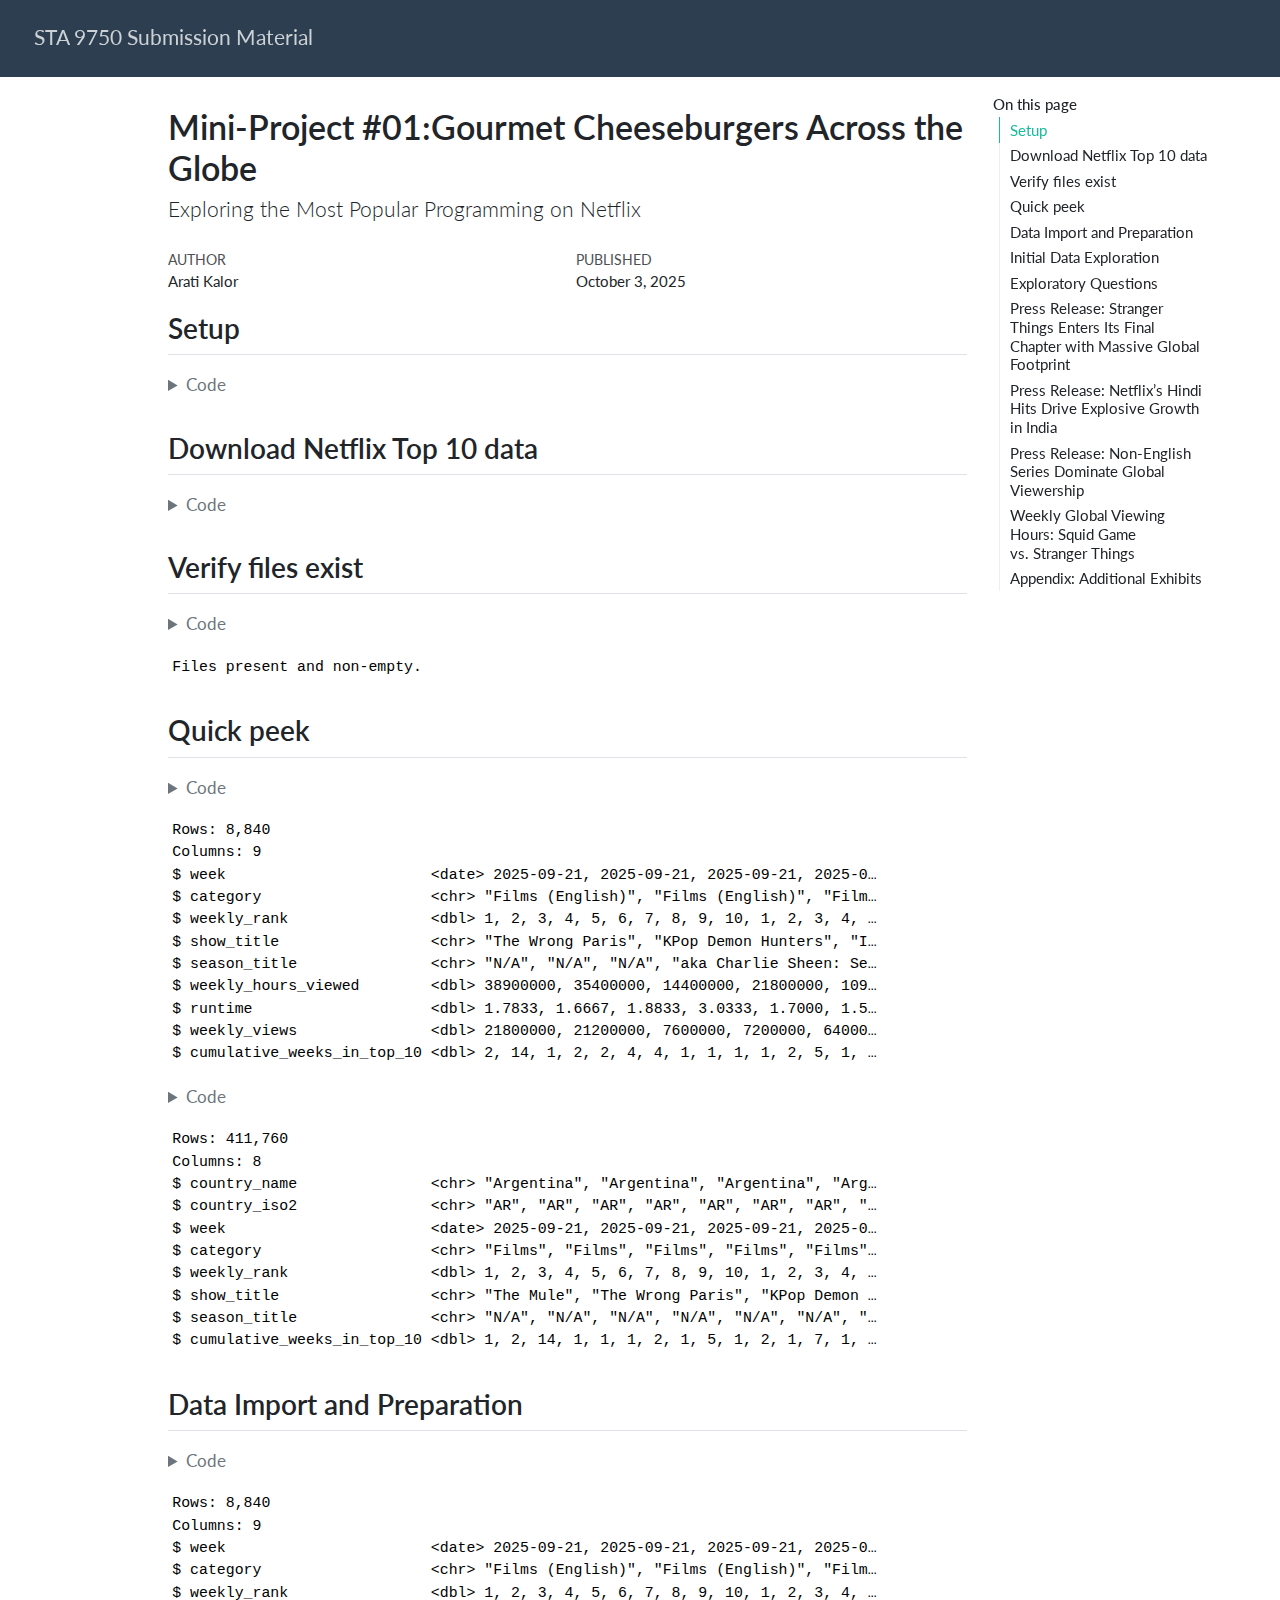
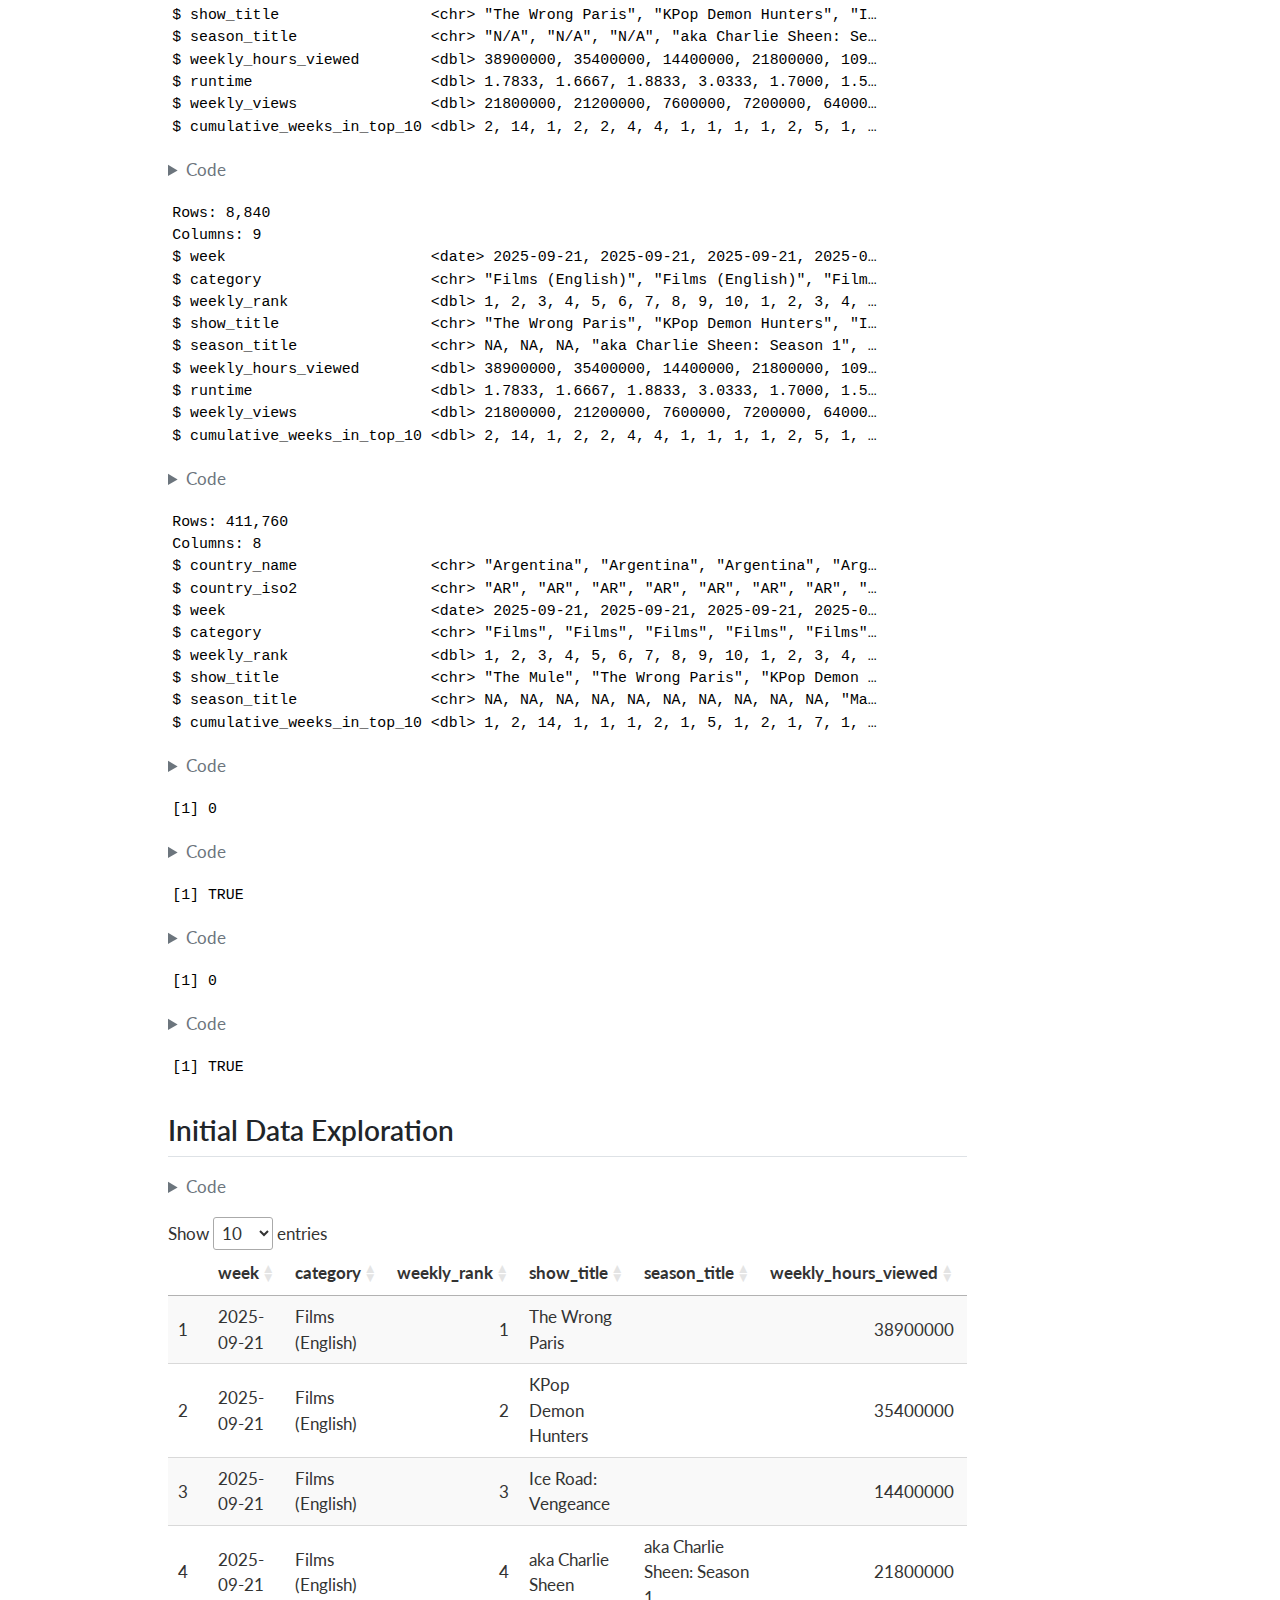
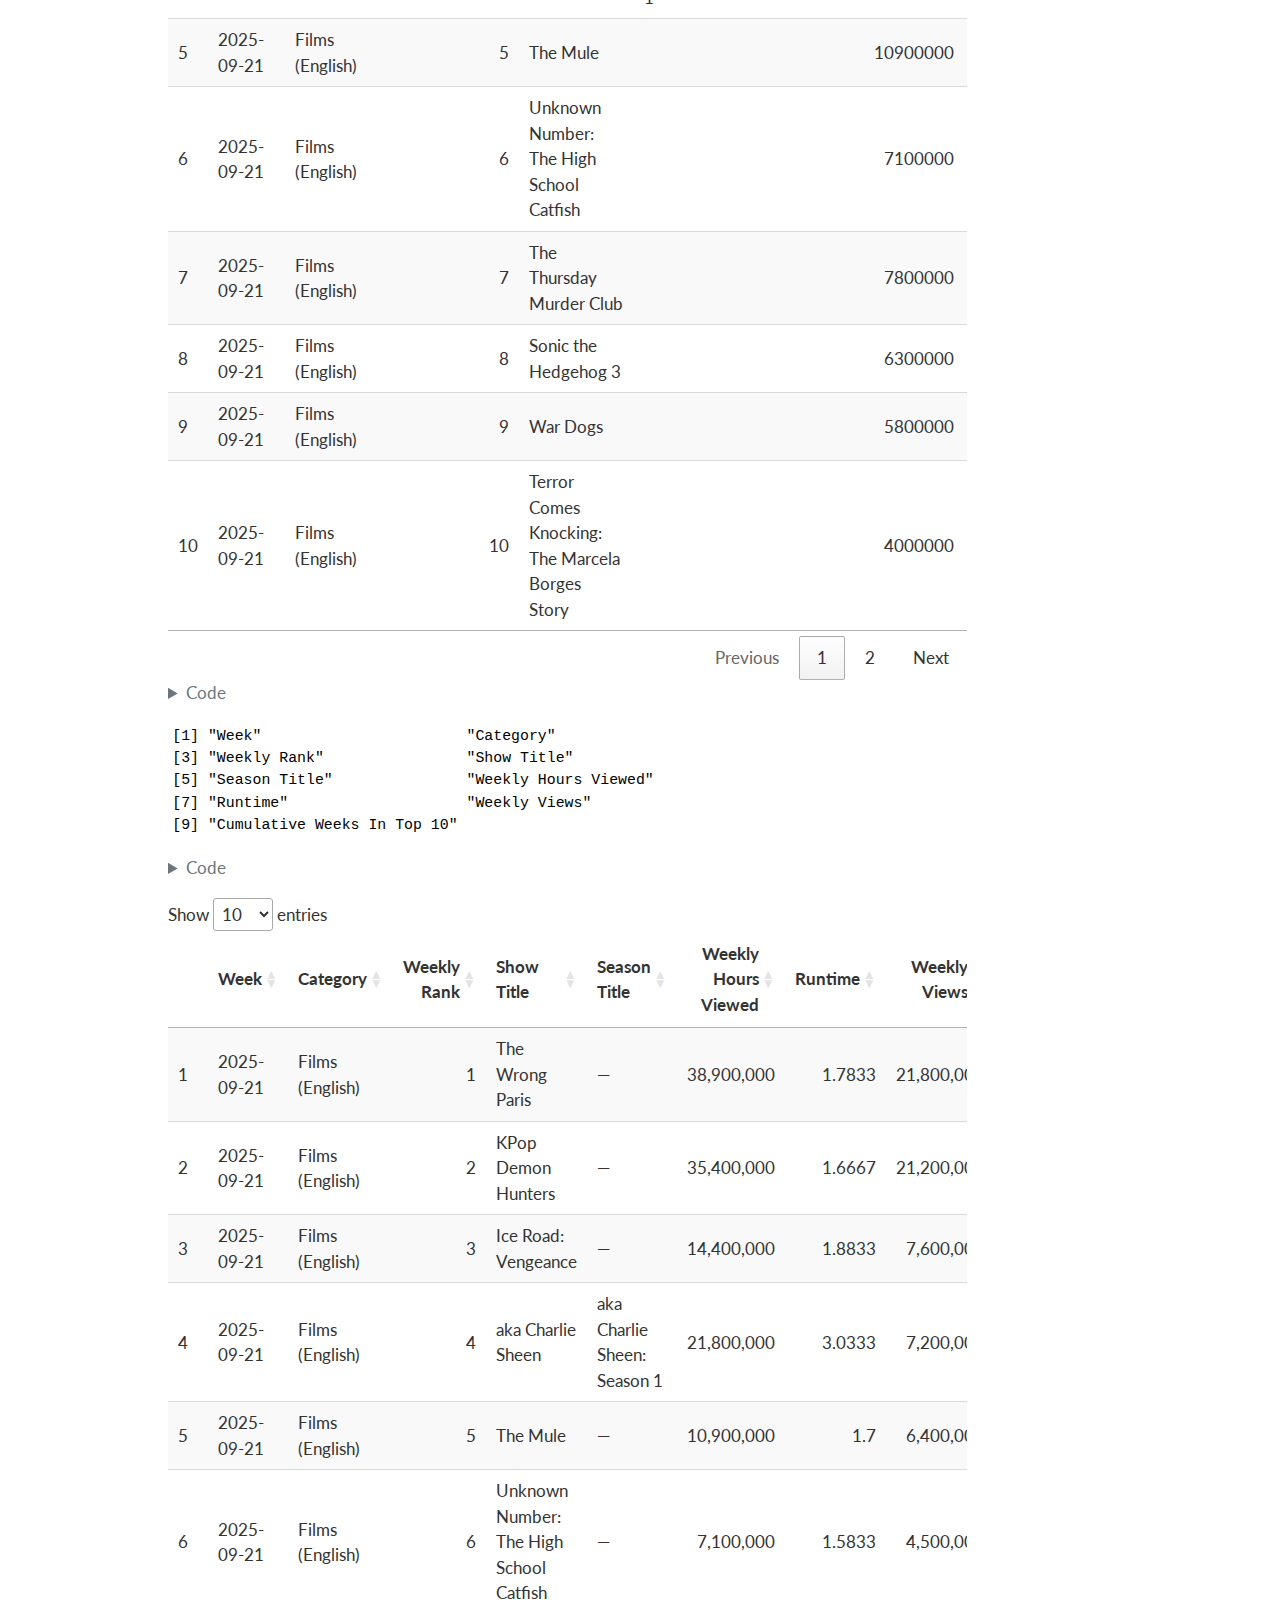
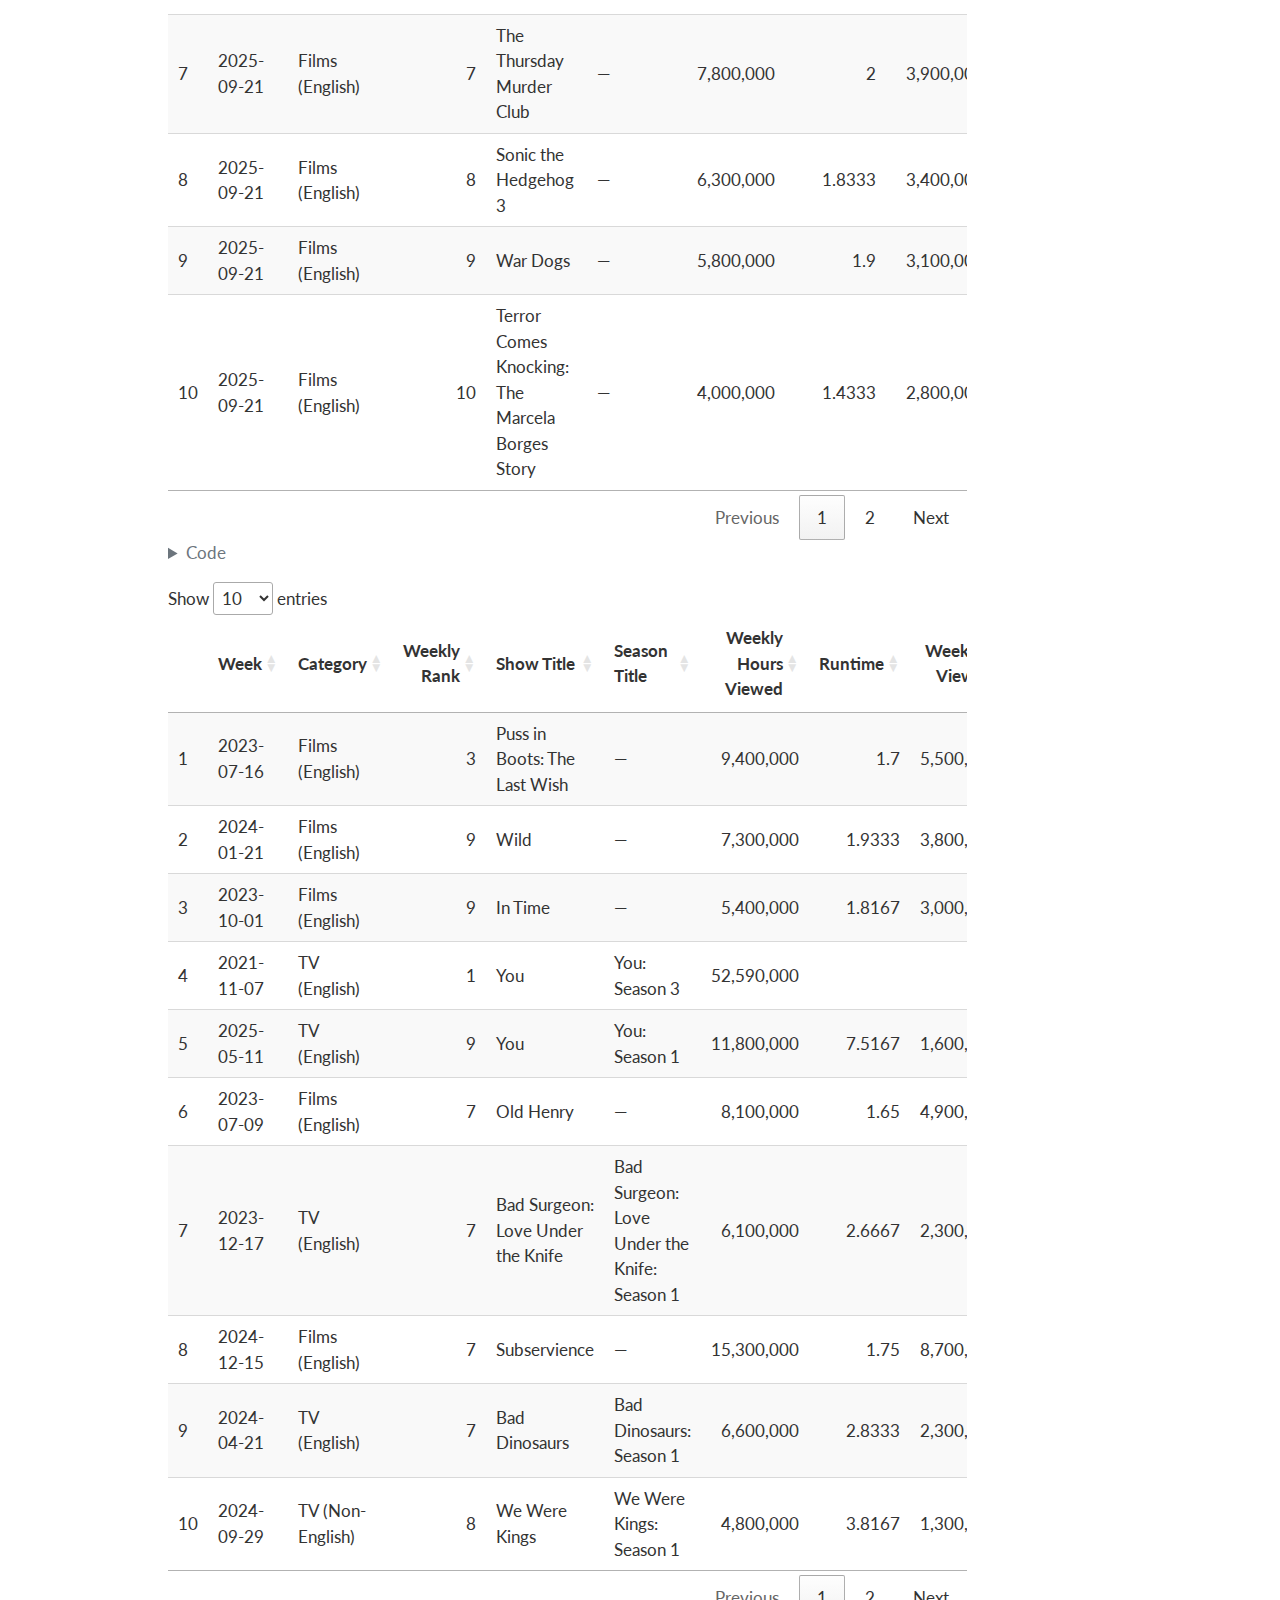
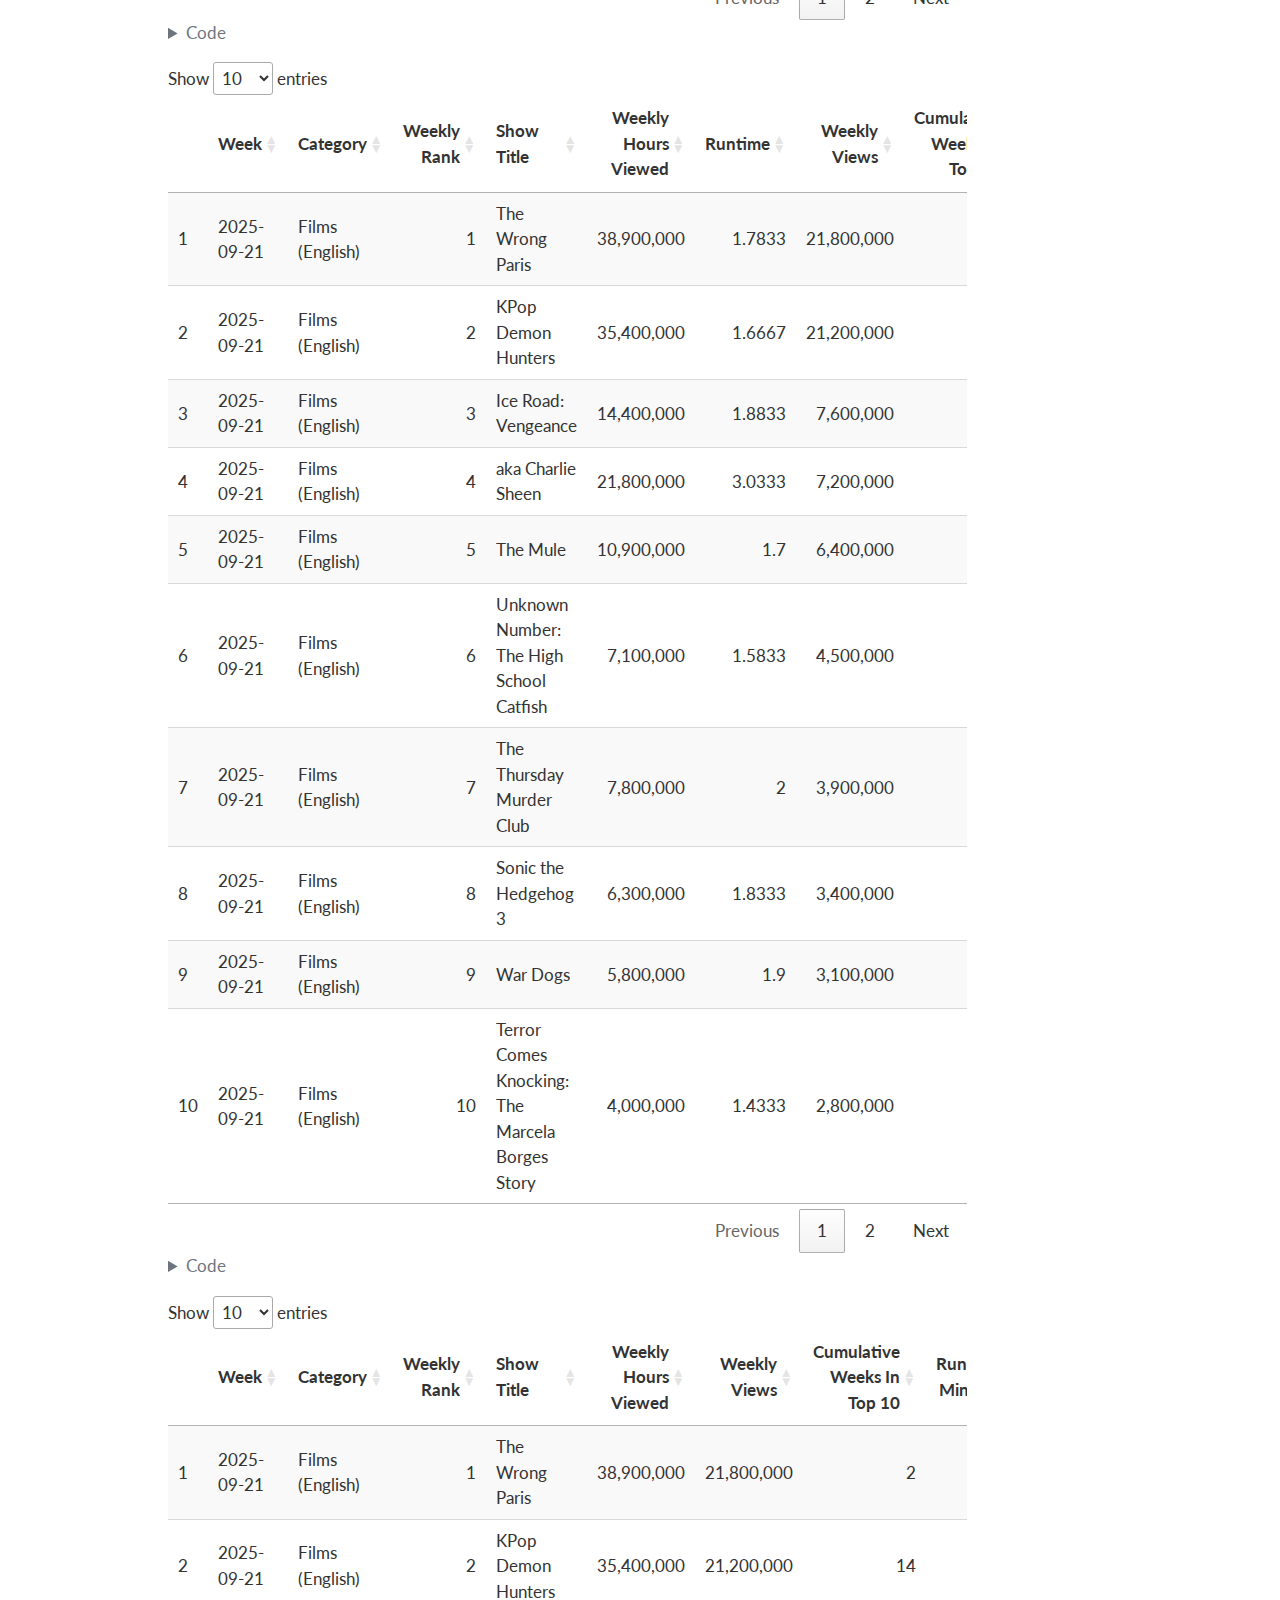
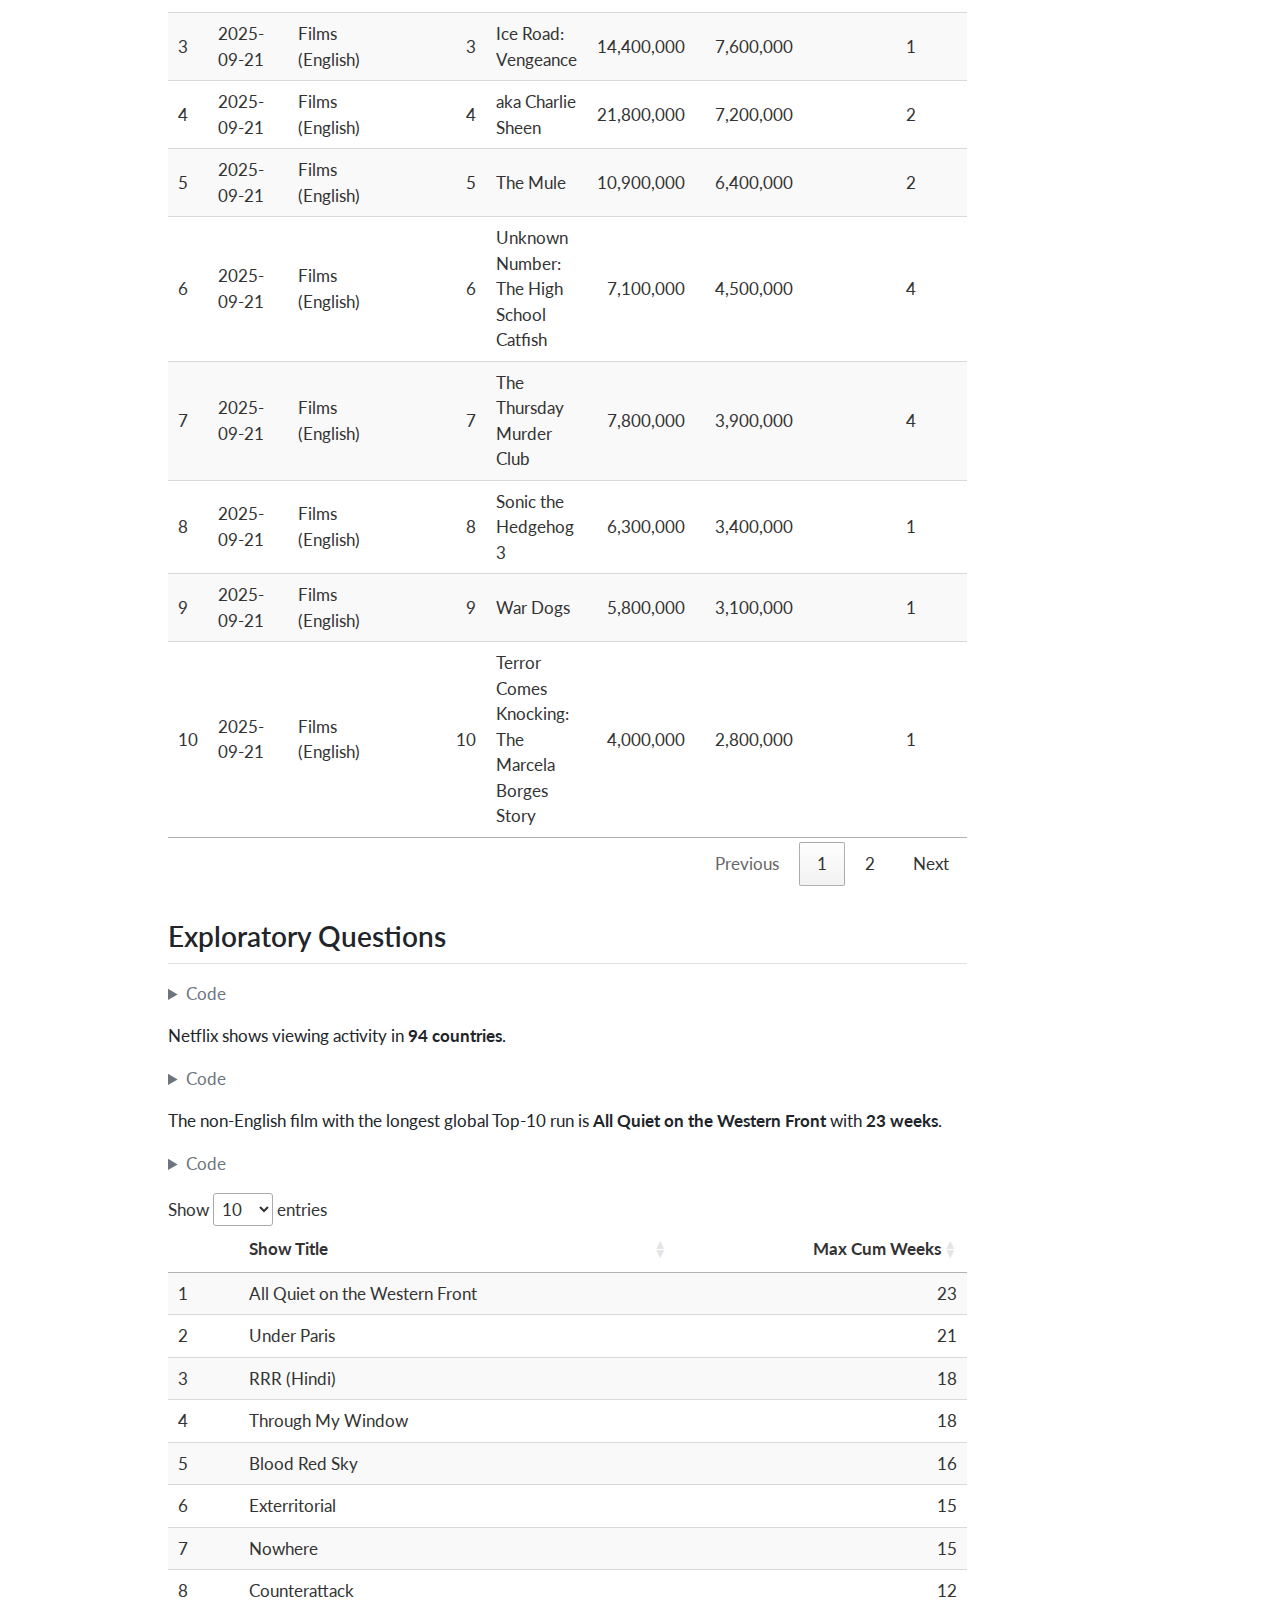
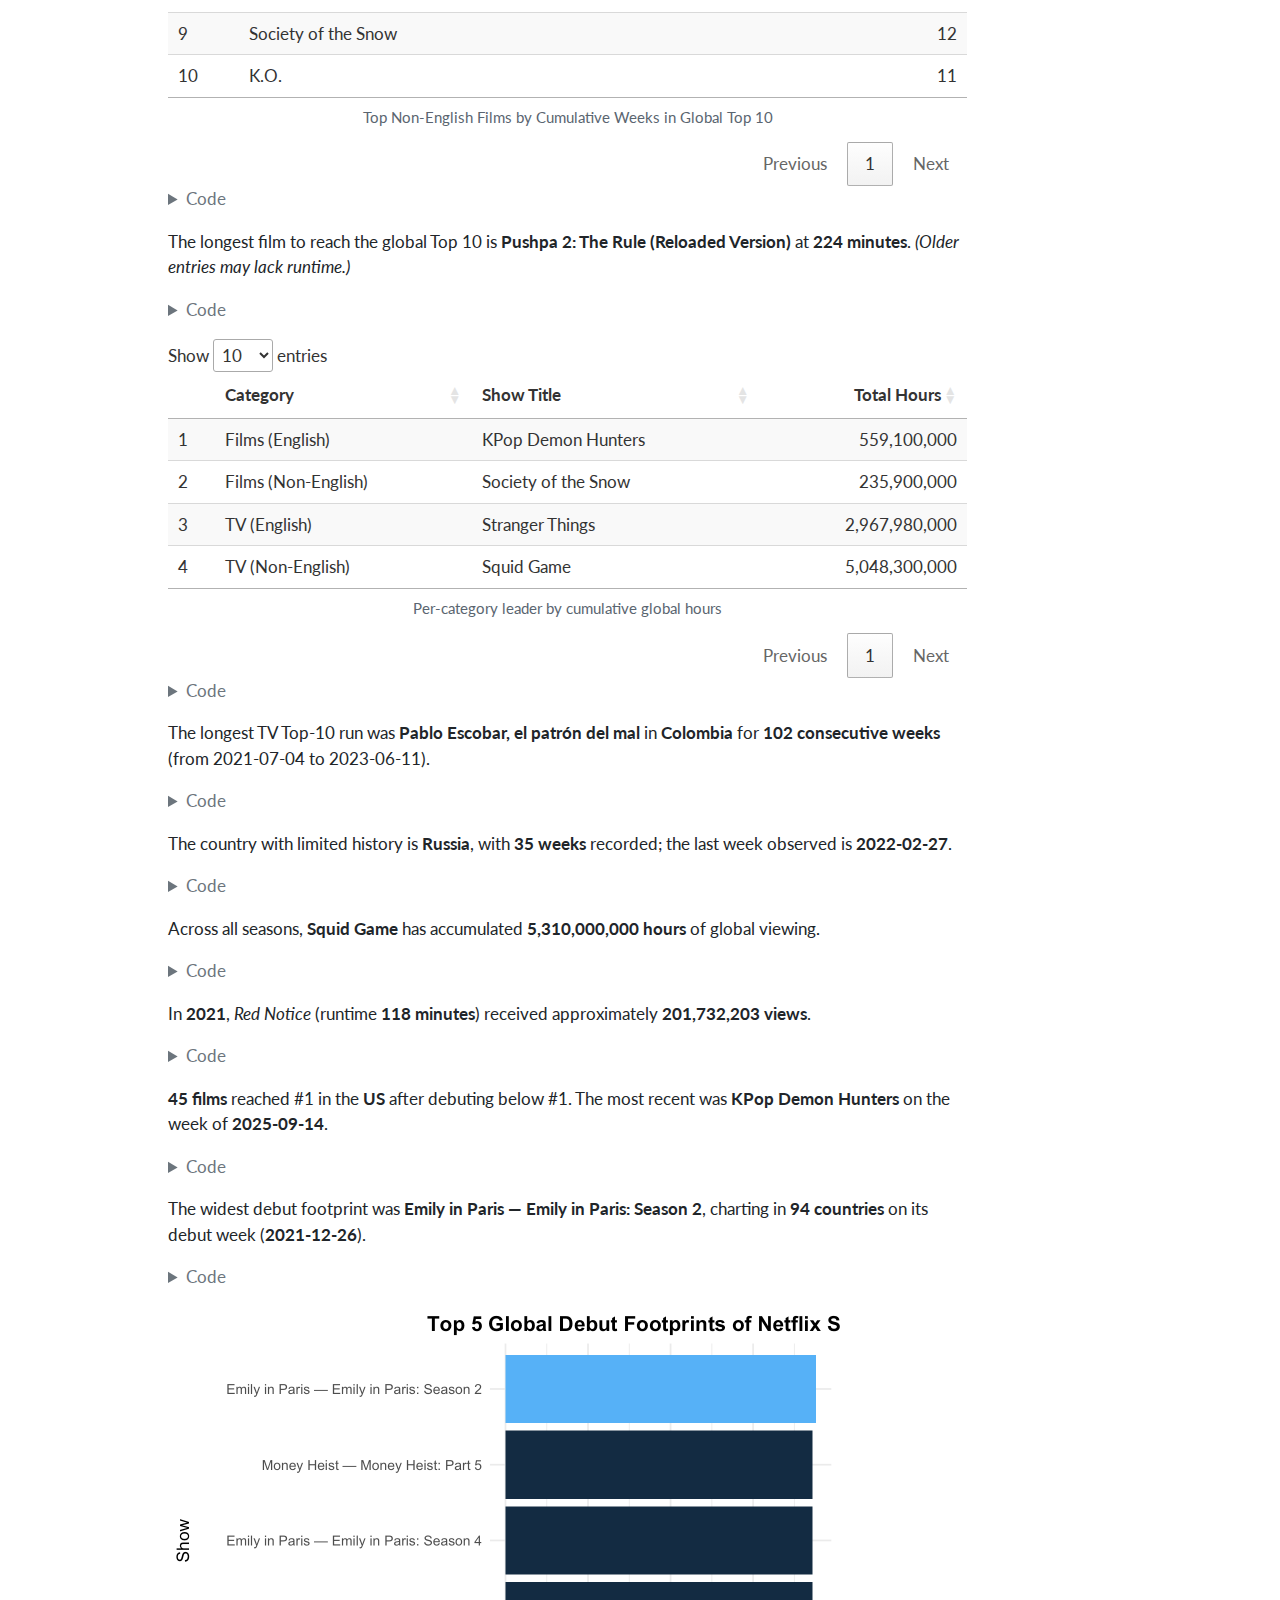
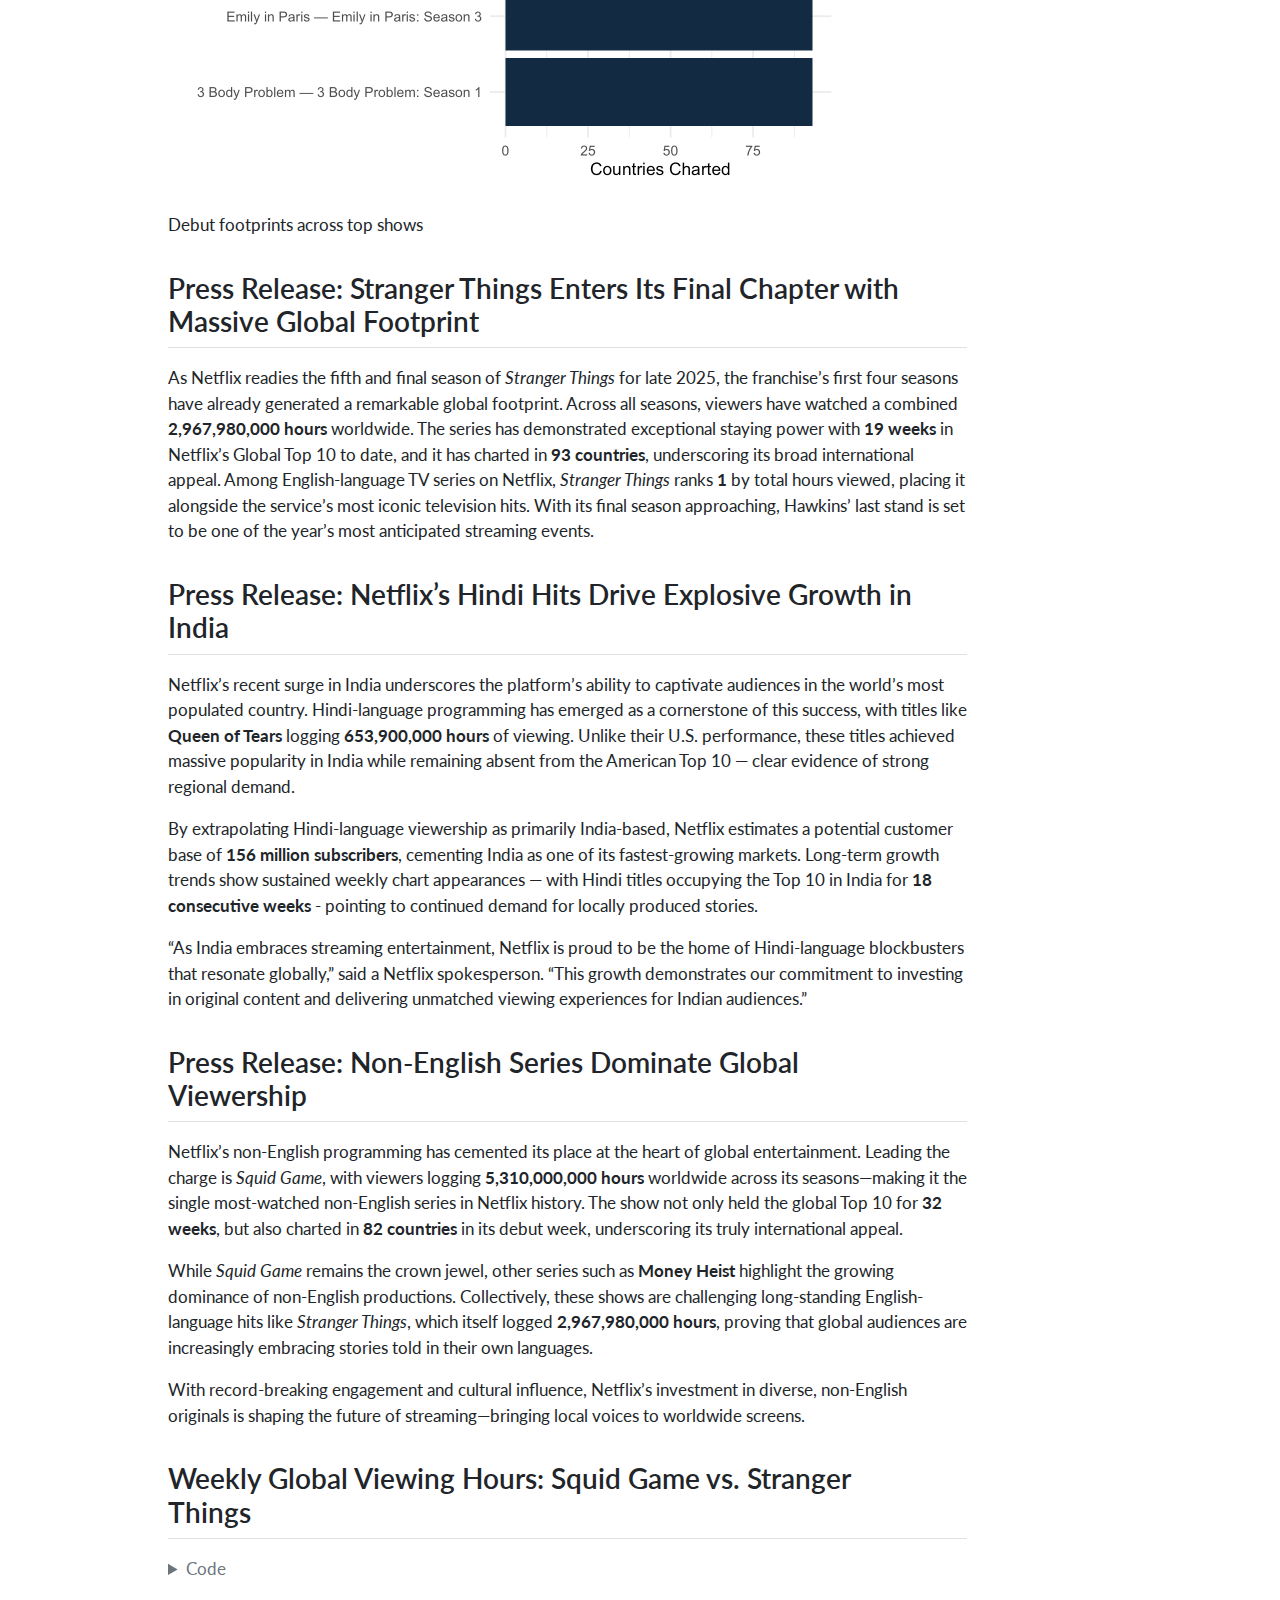
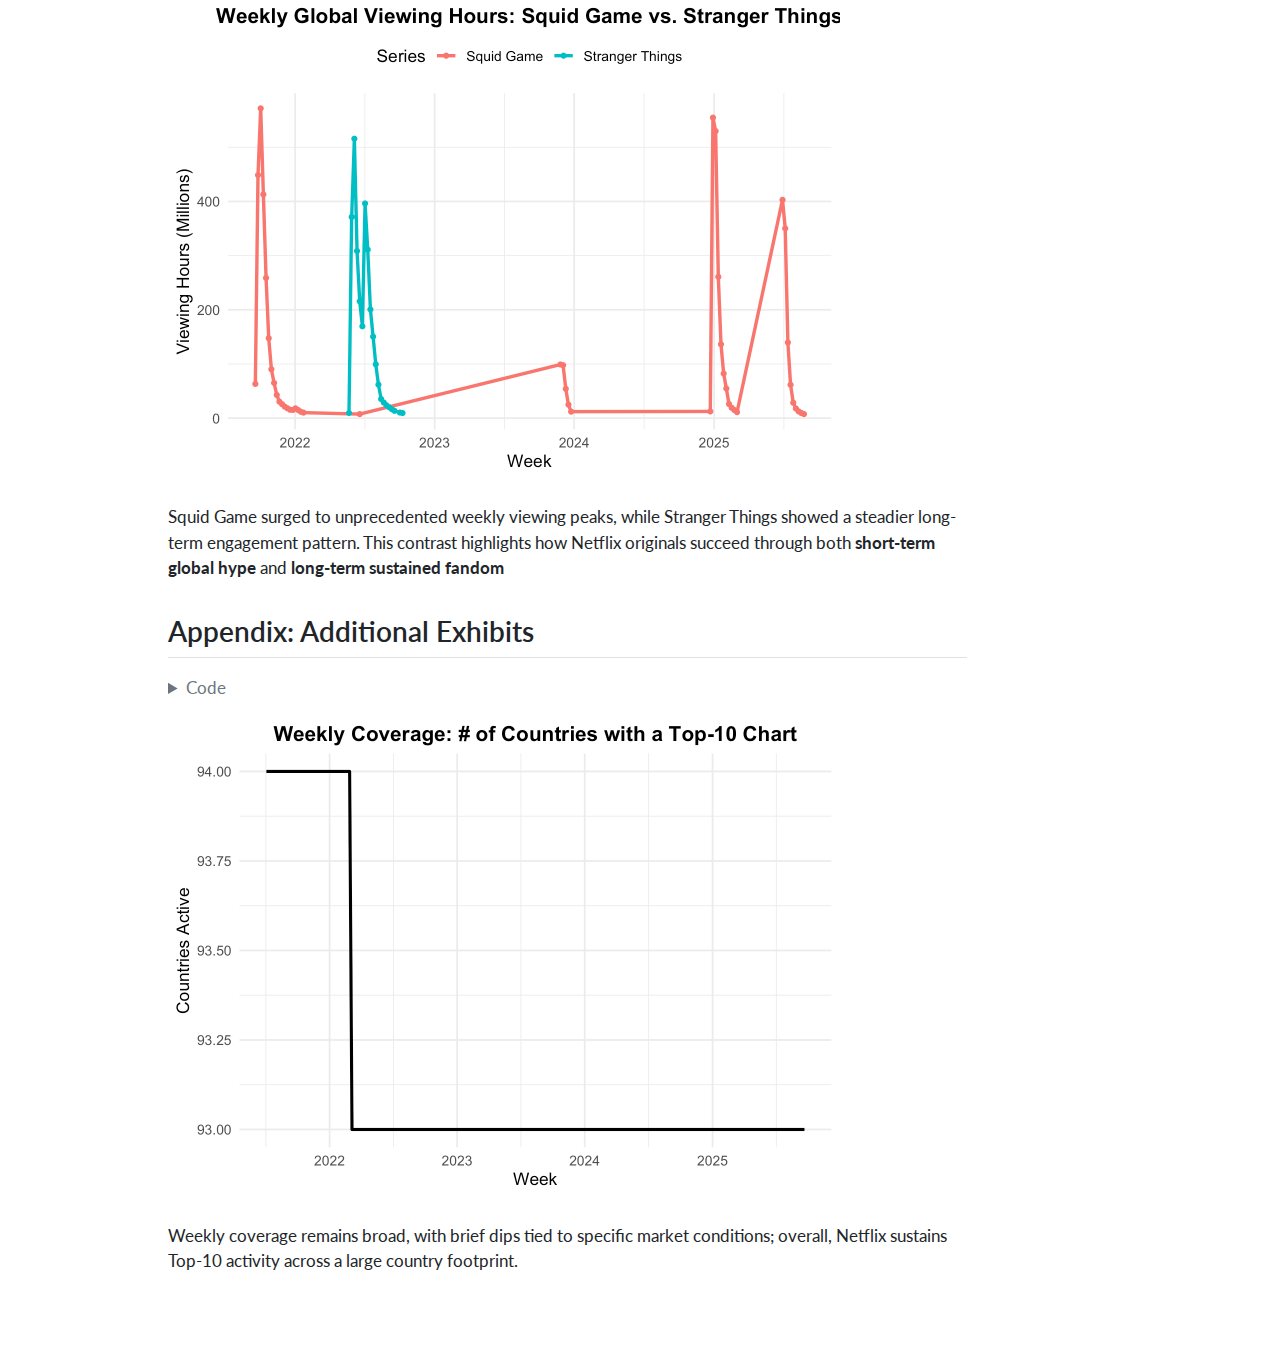
<file: docs/mp01.html>
<!DOCTYPE html>
<html xmlns="http://www.w3.org/1999/xhtml" lang="en" xml:lang="en"><head>

<meta charset="utf-8">
<meta name="generator" content="quarto-1.8.24">

<meta name="viewport" content="width=device-width, initial-scale=1.0, user-scalable=yes">

<meta name="author" content="Arati Kalor">
<meta name="dcterms.date" content="2025-10-03">

<title>Mini-Project #01:Gourmet Cheeseburgers Across the Globe – STA 9750 Submission Material</title>
<style>
code{white-space: pre-wrap;}
span.smallcaps{font-variant: small-caps;}
div.columns{display: flex; gap: min(4vw, 1.5em);}
div.column{flex: auto; overflow-x: auto;}
div.hanging-indent{margin-left: 1.5em; text-indent: -1.5em;}
ul.task-list{list-style: none;}
ul.task-list li input[type="checkbox"] {
  width: 0.8em;
  margin: 0 0.8em 0.2em -1em; /* quarto-specific, see https://github.com/quarto-dev/quarto-cli/issues/4556 */ 
  vertical-align: middle;
}
/* CSS for syntax highlighting */
html { -webkit-text-size-adjust: 100%; }
pre > code.sourceCode { white-space: pre; position: relative; }
pre > code.sourceCode > span { display: inline-block; line-height: 1.25; }
pre > code.sourceCode > span:empty { height: 1.2em; }
.sourceCode { overflow: visible; }
code.sourceCode > span { color: inherit; text-decoration: inherit; }
div.sourceCode { margin: 1em 0; }
pre.sourceCode { margin: 0; }
@media screen {
div.sourceCode { overflow: auto; }
}
@media print {
pre > code.sourceCode { white-space: pre-wrap; }
pre > code.sourceCode > span { text-indent: -5em; padding-left: 5em; }
}
pre.numberSource code
  { counter-reset: source-line 0; }
pre.numberSource code > span
  { position: relative; left: -4em; counter-increment: source-line; }
pre.numberSource code > span > a:first-child::before
  { content: counter(source-line);
    position: relative; left: -1em; text-align: right; vertical-align: baseline;
    border: none; display: inline-block;
    -webkit-touch-callout: none; -webkit-user-select: none;
    -khtml-user-select: none; -moz-user-select: none;
    -ms-user-select: none; user-select: none;
    padding: 0 4px; width: 4em;
  }
pre.numberSource { margin-left: 3em;  padding-left: 4px; }
div.sourceCode
  {   }
@media screen {
pre > code.sourceCode > span > a:first-child::before { text-decoration: underline; }
}
</style>


<script src="site_libs/quarto-nav/quarto-nav.js"></script>
<script src="site_libs/quarto-nav/headroom.min.js"></script>
<script src="site_libs/clipboard/clipboard.min.js"></script>
<script src="site_libs/quarto-search/autocomplete.umd.js"></script>
<script src="site_libs/quarto-search/fuse.min.js"></script>
<script src="site_libs/quarto-search/quarto-search.js"></script>
<meta name="quarto:offset" content="./">
<script src="site_libs/quarto-html/quarto.js" type="module"></script>
<script src="site_libs/quarto-html/tabsets/tabsets.js" type="module"></script>
<script src="site_libs/quarto-html/axe/axe-check.js" type="module"></script>
<script src="site_libs/quarto-html/popper.min.js"></script>
<script src="site_libs/quarto-html/tippy.umd.min.js"></script>
<script src="site_libs/quarto-html/anchor.min.js"></script>
<link href="site_libs/quarto-html/tippy.css" rel="stylesheet">
<link href="site_libs/quarto-html/quarto-syntax-highlighting-dc55a5b9e770e841cd82e46aadbfb9b0.css" rel="stylesheet" id="quarto-text-highlighting-styles">
<script src="site_libs/bootstrap/bootstrap.min.js"></script>
<link href="site_libs/bootstrap/bootstrap-icons.css" rel="stylesheet">
<link href="site_libs/bootstrap/bootstrap-f59cc608e70ce16b384b3e6fc30ca698.min.css" rel="stylesheet" append-hash="true" id="quarto-bootstrap" data-mode="light">
<script id="quarto-search-options" type="application/json">{
  "location": "navbar",
  "copy-button": false,
  "collapse-after": 3,
  "panel-placement": "end",
  "type": "overlay",
  "limit": 50,
  "keyboard-shortcut": [
    "f",
    "/",
    "s"
  ],
  "show-item-context": false,
  "language": {
    "search-no-results-text": "No results",
    "search-matching-documents-text": "matching documents",
    "search-copy-link-title": "Copy link to search",
    "search-hide-matches-text": "Hide additional matches",
    "search-more-match-text": "more match in this document",
    "search-more-matches-text": "more matches in this document",
    "search-clear-button-title": "Clear",
    "search-text-placeholder": "",
    "search-detached-cancel-button-title": "Cancel",
    "search-submit-button-title": "Submit",
    "search-label": "Search"
  }
}</script>
<link href="site_libs/htmltools-fill-0.5.8.1/fill.css" rel="stylesheet">
<script src="site_libs/htmlwidgets-1.6.4/htmlwidgets.js"></script>
<link href="site_libs/datatables-css-0.0.0/datatables-crosstalk.css" rel="stylesheet">
<script src="site_libs/datatables-binding-0.34.0/datatables.js"></script>
<script src="site_libs/jquery-3.6.0/jquery-3.6.0.min.js"></script>
<link href="site_libs/dt-core-1.13.6/css/jquery.dataTables.min.css" rel="stylesheet">
<link href="site_libs/dt-core-1.13.6/css/jquery.dataTables.extra.css" rel="stylesheet">
<script src="site_libs/dt-core-1.13.6/js/jquery.dataTables.min.js"></script>
<link href="site_libs/crosstalk-1.2.2/css/crosstalk.min.css" rel="stylesheet">
<script src="site_libs/crosstalk-1.2.2/js/crosstalk.min.js"></script>


</head>

<body class="nav-fixed quarto-light">

<div id="quarto-search-results"></div>
  <header id="quarto-header" class="headroom fixed-top">
    <nav class="navbar navbar-expand-lg " data-bs-theme="dark">
      <div class="navbar-container container-fluid">
      <div class="navbar-brand-container mx-auto">
    <a href="./index.html" class="navbar-brand navbar-brand-logo">
    </a>
    <a class="navbar-brand" href="./index.html">
    <span class="navbar-title">STA 9750 Submission Material</span>
    </a>
  </div>
        <div class="quarto-navbar-tools tools-end">
</div>
      </div> <!-- /container-fluid -->
    </nav>
</header>
<!-- content -->
<div id="quarto-content" class="quarto-container page-columns page-rows-contents page-layout-article page-navbar">
<!-- sidebar -->
<!-- margin-sidebar -->
    <div id="quarto-margin-sidebar" class="sidebar margin-sidebar">
        <nav id="TOC" role="doc-toc" class="toc-active">
    <h2 id="toc-title">On this page</h2>
   
  <ul class="collapse">
  <li><a href="#setup" id="toc-setup" class="nav-link active" data-scroll-target="#setup">Setup</a></li>
  <li><a href="#download-netflix-top-10-data" id="toc-download-netflix-top-10-data" class="nav-link" data-scroll-target="#download-netflix-top-10-data">Download Netflix Top 10 data</a></li>
  <li><a href="#verify-files-exist" id="toc-verify-files-exist" class="nav-link" data-scroll-target="#verify-files-exist">Verify files exist</a></li>
  <li><a href="#quick-peek" id="toc-quick-peek" class="nav-link" data-scroll-target="#quick-peek">Quick peek</a></li>
  <li><a href="#data-import-and-preparation" id="toc-data-import-and-preparation" class="nav-link" data-scroll-target="#data-import-and-preparation">Data Import and Preparation</a></li>
  <li><a href="#initial-data-exploration" id="toc-initial-data-exploration" class="nav-link" data-scroll-target="#initial-data-exploration">Initial Data Exploration</a></li>
  <li><a href="#exploratory-questions" id="toc-exploratory-questions" class="nav-link" data-scroll-target="#exploratory-questions">Exploratory Questions</a></li>
  <li><a href="#press-release-stranger-things-enters-its-final-chapter-with-massive-global-footprint" id="toc-press-release-stranger-things-enters-its-final-chapter-with-massive-global-footprint" class="nav-link" data-scroll-target="#press-release-stranger-things-enters-its-final-chapter-with-massive-global-footprint">Press Release: Stranger Things Enters Its Final Chapter with Massive Global Footprint</a></li>
  <li><a href="#press-release-netflixs-hindi-hits-drive-explosive-growth-in-india" id="toc-press-release-netflixs-hindi-hits-drive-explosive-growth-in-india" class="nav-link" data-scroll-target="#press-release-netflixs-hindi-hits-drive-explosive-growth-in-india">Press Release: Netflix’s Hindi Hits Drive Explosive Growth in India</a></li>
  <li><a href="#press-release-non-english-series-dominate-global-viewership" id="toc-press-release-non-english-series-dominate-global-viewership" class="nav-link" data-scroll-target="#press-release-non-english-series-dominate-global-viewership">Press Release: Non-English Series Dominate Global Viewership</a></li>
  <li><a href="#weekly-global-viewing-hours-squid-game-vs.-stranger-things" id="toc-weekly-global-viewing-hours-squid-game-vs.-stranger-things" class="nav-link" data-scroll-target="#weekly-global-viewing-hours-squid-game-vs.-stranger-things">Weekly Global Viewing Hours: Squid Game vs.&nbsp;Stranger Things</a></li>
  <li><a href="#appendix-additional-exhibits" id="toc-appendix-additional-exhibits" class="nav-link" data-scroll-target="#appendix-additional-exhibits">Appendix: Additional Exhibits</a></li>
  </ul>
</nav>
    </div>
<!-- main -->
<main class="content" id="quarto-document-content">

<header id="title-block-header" class="quarto-title-block default">
<div class="quarto-title">
<h1 class="title">Mini-Project #01:Gourmet Cheeseburgers Across the Globe</h1>
<p class="subtitle lead">Exploring the Most Popular Programming on Netflix</p>
</div>



<div class="quarto-title-meta">

    <div>
    <div class="quarto-title-meta-heading">Author</div>
    <div class="quarto-title-meta-contents">
             <p>Arati Kalor </p>
          </div>
  </div>
    
    <div>
    <div class="quarto-title-meta-heading">Published</div>
    <div class="quarto-title-meta-contents">
      <p class="date">October 3, 2025</p>
    </div>
  </div>
  
    
  </div>
  


</header>


<section id="setup" class="level2">
<h2 class="anchored" data-anchor-id="setup">Setup</h2>
<div class="cell">
<details class="code-fold">
<summary>Code</summary>
<div class="code-copy-outer-scaffold"><div class="sourceCode cell-code" id="cb1"><pre class="sourceCode r code-with-copy"><code class="sourceCode r"><span id="cb1-1"><a href="#cb1-1" aria-hidden="true" tabindex="-1"></a><span class="co"># install.packages(c("readr","dplyr"), dependencies = TRUE)  # run once if needed</span></span>
<span id="cb1-2"><a href="#cb1-2" aria-hidden="true" tabindex="-1"></a><span class="fu">library</span>(readr)</span>
<span id="cb1-3"><a href="#cb1-3" aria-hidden="true" tabindex="-1"></a><span class="fu">library</span>(dplyr)</span></code></pre></div><button title="Copy to Clipboard" class="code-copy-button"><i class="bi"></i></button></div>
</details>
</div>
</section>
<section id="download-netflix-top-10-data" class="level2">
<h2 class="anchored" data-anchor-id="download-netflix-top-10-data">Download Netflix Top 10 data</h2>
<div class="cell">
<details class="code-fold">
<summary>Code</summary>
<div class="code-copy-outer-scaffold"><div class="sourceCode cell-code" id="cb2"><pre class="sourceCode r code-with-copy"><code class="sourceCode r"><span id="cb2-1"><a href="#cb2-1" aria-hidden="true" tabindex="-1"></a><span class="fu">dir.create</span>(<span class="fu">file.path</span>(<span class="st">"data"</span>, <span class="st">"mp01"</span>), <span class="at">showWarnings =</span> <span class="cn">FALSE</span>, <span class="at">recursive =</span> <span class="cn">TRUE</span>)</span>
<span id="cb2-2"><a href="#cb2-2" aria-hidden="true" tabindex="-1"></a></span>
<span id="cb2-3"><a href="#cb2-3" aria-hidden="true" tabindex="-1"></a>GLOBAL_TOP_10_FILENAME  <span class="ot">&lt;-</span> <span class="fu">file.path</span>(<span class="st">"data"</span>, <span class="st">"mp01"</span>, <span class="st">"global_top10_alltime.tsv"</span>)</span>
<span id="cb2-4"><a href="#cb2-4" aria-hidden="true" tabindex="-1"></a>COUNTRY_TOP_10_FILENAME <span class="ot">&lt;-</span> <span class="fu">file.path</span>(<span class="st">"data"</span>, <span class="st">"mp01"</span>, <span class="st">"country_top10_alltime.tsv"</span>)</span>
<span id="cb2-5"><a href="#cb2-5" aria-hidden="true" tabindex="-1"></a></span>
<span id="cb2-6"><a href="#cb2-6" aria-hidden="true" tabindex="-1"></a>download_safely <span class="ot">&lt;-</span> <span class="cf">function</span>(url, dest) {</span>
<span id="cb2-7"><a href="#cb2-7" aria-hidden="true" tabindex="-1"></a>  <span class="fu">tryCatch</span>({</span>
<span id="cb2-8"><a href="#cb2-8" aria-hidden="true" tabindex="-1"></a>    <span class="fu">download.file</span>(url, <span class="at">destfile =</span> dest, <span class="at">mode =</span> <span class="st">"wb"</span>)</span>
<span id="cb2-9"><a href="#cb2-9" aria-hidden="true" tabindex="-1"></a>  }, <span class="at">error =</span> <span class="cf">function</span>(e) {</span>
<span id="cb2-10"><a href="#cb2-10" aria-hidden="true" tabindex="-1"></a>    m <span class="ot">&lt;-</span> <span class="fu">try</span>(<span class="fu">download.file</span>(url, <span class="at">destfile =</span> dest, <span class="at">mode =</span> <span class="st">"wb"</span>, <span class="at">method =</span> <span class="st">"curl"</span>), <span class="at">silent =</span> <span class="cn">TRUE</span>)</span>
<span id="cb2-11"><a href="#cb2-11" aria-hidden="true" tabindex="-1"></a>    <span class="cf">if</span> (<span class="fu">inherits</span>(m, <span class="st">"try-error"</span>)) {</span>
<span id="cb2-12"><a href="#cb2-12" aria-hidden="true" tabindex="-1"></a>      <span class="fu">download.file</span>(url, <span class="at">destfile =</span> dest, <span class="at">mode =</span> <span class="st">"wb"</span>, <span class="at">method =</span> <span class="st">"wininet"</span>)</span>
<span id="cb2-13"><a href="#cb2-13" aria-hidden="true" tabindex="-1"></a>    }</span>
<span id="cb2-14"><a href="#cb2-14" aria-hidden="true" tabindex="-1"></a>  })</span>
<span id="cb2-15"><a href="#cb2-15" aria-hidden="true" tabindex="-1"></a>}</span>
<span id="cb2-16"><a href="#cb2-16" aria-hidden="true" tabindex="-1"></a></span>
<span id="cb2-17"><a href="#cb2-17" aria-hidden="true" tabindex="-1"></a><span class="cf">if</span> (<span class="sc">!</span><span class="fu">file.exists</span>(GLOBAL_TOP_10_FILENAME)) {</span>
<span id="cb2-18"><a href="#cb2-18" aria-hidden="true" tabindex="-1"></a>  <span class="fu">download_safely</span>(<span class="st">"https://www.netflix.com/tudum/top10/data/all-weeks-global.tsv"</span>,</span>
<span id="cb2-19"><a href="#cb2-19" aria-hidden="true" tabindex="-1"></a>                  GLOBAL_TOP_10_FILENAME)</span>
<span id="cb2-20"><a href="#cb2-20" aria-hidden="true" tabindex="-1"></a>}</span>
<span id="cb2-21"><a href="#cb2-21" aria-hidden="true" tabindex="-1"></a><span class="cf">if</span> (<span class="sc">!</span><span class="fu">file.exists</span>(COUNTRY_TOP_10_FILENAME)) {</span>
<span id="cb2-22"><a href="#cb2-22" aria-hidden="true" tabindex="-1"></a>  <span class="fu">download_safely</span>(<span class="st">"https://www.netflix.com/tudum/top10/data/all-weeks-countries.tsv"</span>,</span>
<span id="cb2-23"><a href="#cb2-23" aria-hidden="true" tabindex="-1"></a>                  COUNTRY_TOP_10_FILENAME)</span>
<span id="cb2-24"><a href="#cb2-24" aria-hidden="true" tabindex="-1"></a>}</span></code></pre></div><button title="Copy to Clipboard" class="code-copy-button"><i class="bi"></i></button></div>
</details>
</div>
</section>
<section id="verify-files-exist" class="level2">
<h2 class="anchored" data-anchor-id="verify-files-exist">Verify files exist</h2>
<div class="cell">
<details class="code-fold">
<summary>Code</summary>
<div class="code-copy-outer-scaffold"><div class="sourceCode cell-code" id="cb3"><pre class="sourceCode r code-with-copy"><code class="sourceCode r"><span id="cb3-1"><a href="#cb3-1" aria-hidden="true" tabindex="-1"></a><span class="fu">stopifnot</span>(<span class="fu">file.exists</span>(GLOBAL_TOP_10_FILENAME), <span class="fu">file.exists</span>(COUNTRY_TOP_10_FILENAME))</span>
<span id="cb3-2"><a href="#cb3-2" aria-hidden="true" tabindex="-1"></a><span class="fu">stopifnot</span>(<span class="fu">file.info</span>(GLOBAL_TOP_10_FILENAME)<span class="sc">$</span>size <span class="sc">&gt;</span> <span class="dv">0</span>)</span>
<span id="cb3-3"><a href="#cb3-3" aria-hidden="true" tabindex="-1"></a><span class="fu">stopifnot</span>(<span class="fu">file.info</span>(COUNTRY_TOP_10_FILENAME)<span class="sc">$</span>size <span class="sc">&gt;</span> <span class="dv">0</span>)</span>
<span id="cb3-4"><a href="#cb3-4" aria-hidden="true" tabindex="-1"></a><span class="fu">cat</span>(<span class="st">"Files present and non-empty.</span><span class="sc">\n</span><span class="st">"</span>)</span></code></pre></div><button title="Copy to Clipboard" class="code-copy-button"><i class="bi"></i></button></div>
</details>
<div class="cell-output cell-output-stdout">
<pre><code>Files present and non-empty.</code></pre>
</div>
</div>
</section>
<section id="quick-peek" class="level2">
<h2 class="anchored" data-anchor-id="quick-peek">Quick peek</h2>
<div class="cell">
<details class="code-fold">
<summary>Code</summary>
<div class="code-copy-outer-scaffold"><div class="sourceCode cell-code" id="cb5"><pre class="sourceCode r code-with-copy"><code class="sourceCode r"><span id="cb5-1"><a href="#cb5-1" aria-hidden="true" tabindex="-1"></a><span class="co"># Quick peek — safe, complete lines</span></span>
<span id="cb5-2"><a href="#cb5-2" aria-hidden="true" tabindex="-1"></a>global_df  <span class="ot">&lt;-</span> readr<span class="sc">::</span><span class="fu">read_tsv</span>(GLOBAL_TOP_10_FILENAME,  <span class="at">show_col_types =</span> <span class="cn">FALSE</span>)</span>
<span id="cb5-3"><a href="#cb5-3" aria-hidden="true" tabindex="-1"></a>country_df <span class="ot">&lt;-</span> readr<span class="sc">::</span><span class="fu">read_tsv</span>(COUNTRY_TOP_10_FILENAME, <span class="at">show_col_types =</span> <span class="cn">FALSE</span>)</span>
<span id="cb5-4"><a href="#cb5-4" aria-hidden="true" tabindex="-1"></a></span>
<span id="cb5-5"><a href="#cb5-5" aria-hidden="true" tabindex="-1"></a>dplyr<span class="sc">::</span><span class="fu">glimpse</span>(global_df)</span></code></pre></div><button title="Copy to Clipboard" class="code-copy-button"><i class="bi"></i></button></div>
</details>
<div class="cell-output cell-output-stdout">
<pre><code>Rows: 8,840
Columns: 9
$ week                       &lt;date&gt; 2025-09-21, 2025-09-21, 2025-09-21, 2025-0…
$ category                   &lt;chr&gt; "Films (English)", "Films (English)", "Film…
$ weekly_rank                &lt;dbl&gt; 1, 2, 3, 4, 5, 6, 7, 8, 9, 10, 1, 2, 3, 4, …
$ show_title                 &lt;chr&gt; "The Wrong Paris", "KPop Demon Hunters", "I…
$ season_title               &lt;chr&gt; "N/A", "N/A", "N/A", "aka Charlie Sheen: Se…
$ weekly_hours_viewed        &lt;dbl&gt; 38900000, 35400000, 14400000, 21800000, 109…
$ runtime                    &lt;dbl&gt; 1.7833, 1.6667, 1.8833, 3.0333, 1.7000, 1.5…
$ weekly_views               &lt;dbl&gt; 21800000, 21200000, 7600000, 7200000, 64000…
$ cumulative_weeks_in_top_10 &lt;dbl&gt; 2, 14, 1, 2, 2, 4, 4, 1, 1, 1, 1, 2, 5, 1, …</code></pre>
</div>
<details class="code-fold">
<summary>Code</summary>
<div class="code-copy-outer-scaffold"><div class="sourceCode cell-code" id="cb7"><pre class="sourceCode r code-with-copy"><code class="sourceCode r"><span id="cb7-1"><a href="#cb7-1" aria-hidden="true" tabindex="-1"></a>dplyr<span class="sc">::</span><span class="fu">glimpse</span>(country_df)</span></code></pre></div><button title="Copy to Clipboard" class="code-copy-button"><i class="bi"></i></button></div>
</details>
<div class="cell-output cell-output-stdout">
<pre><code>Rows: 411,760
Columns: 8
$ country_name               &lt;chr&gt; "Argentina", "Argentina", "Argentina", "Arg…
$ country_iso2               &lt;chr&gt; "AR", "AR", "AR", "AR", "AR", "AR", "AR", "…
$ week                       &lt;date&gt; 2025-09-21, 2025-09-21, 2025-09-21, 2025-0…
$ category                   &lt;chr&gt; "Films", "Films", "Films", "Films", "Films"…
$ weekly_rank                &lt;dbl&gt; 1, 2, 3, 4, 5, 6, 7, 8, 9, 10, 1, 2, 3, 4, …
$ show_title                 &lt;chr&gt; "The Mule", "The Wrong Paris", "KPop Demon …
$ season_title               &lt;chr&gt; "N/A", "N/A", "N/A", "N/A", "N/A", "N/A", "…
$ cumulative_weeks_in_top_10 &lt;dbl&gt; 1, 2, 14, 1, 1, 1, 2, 1, 5, 1, 2, 1, 7, 1, …</code></pre>
</div>
</div>
</section>
<section id="data-import-and-preparation" class="level2">
<h2 class="anchored" data-anchor-id="data-import-and-preparation">Data Import and Preparation</h2>
<div class="cell">
<details class="code-fold">
<summary>Code</summary>
<div class="code-copy-outer-scaffold"><div class="sourceCode cell-code" id="cb9"><pre class="sourceCode r code-with-copy"><code class="sourceCode r"><span id="cb9-1"><a href="#cb9-1" aria-hidden="true" tabindex="-1"></a><span class="co"># Re-import GLOBAL to keep the intended "N/A" issue</span></span>
<span id="cb9-2"><a href="#cb9-2" aria-hidden="true" tabindex="-1"></a>GLOBAL_TOP_10 <span class="ot">&lt;-</span> readr<span class="sc">::</span><span class="fu">read_tsv</span>(GLOBAL_TOP_10_FILENAME, <span class="at">show_col_types =</span> <span class="cn">FALSE</span>)</span>
<span id="cb9-3"><a href="#cb9-3" aria-hidden="true" tabindex="-1"></a>dplyr<span class="sc">::</span><span class="fu">glimpse</span>(GLOBAL_TOP_10)</span></code></pre></div><button title="Copy to Clipboard" class="code-copy-button"><i class="bi"></i></button></div>
</details>
<div class="cell-output cell-output-stdout">
<pre><code>Rows: 8,840
Columns: 9
$ week                       &lt;date&gt; 2025-09-21, 2025-09-21, 2025-09-21, 2025-0…
$ category                   &lt;chr&gt; "Films (English)", "Films (English)", "Film…
$ weekly_rank                &lt;dbl&gt; 1, 2, 3, 4, 5, 6, 7, 8, 9, 10, 1, 2, 3, 4, …
$ show_title                 &lt;chr&gt; "The Wrong Paris", "KPop Demon Hunters", "I…
$ season_title               &lt;chr&gt; "N/A", "N/A", "N/A", "aka Charlie Sheen: Se…
$ weekly_hours_viewed        &lt;dbl&gt; 38900000, 35400000, 14400000, 21800000, 109…
$ runtime                    &lt;dbl&gt; 1.7833, 1.6667, 1.8833, 3.0333, 1.7000, 1.5…
$ weekly_views               &lt;dbl&gt; 21800000, 21200000, 7600000, 7200000, 64000…
$ cumulative_weeks_in_top_10 &lt;dbl&gt; 2, 14, 1, 2, 2, 4, 4, 1, 1, 1, 1, 2, 5, 1, …</code></pre>
</div>
</div>
<div class="cell">
<details class="code-fold">
<summary>Code</summary>
<div class="code-copy-outer-scaffold"><div class="sourceCode cell-code" id="cb11"><pre class="sourceCode r code-with-copy"><code class="sourceCode r"><span id="cb11-1"><a href="#cb11-1" aria-hidden="true" tabindex="-1"></a><span class="co"># Task 2: fix "N/A" -&gt; NA in season_title (GLOBAL)</span></span>
<span id="cb11-2"><a href="#cb11-2" aria-hidden="true" tabindex="-1"></a>GLOBAL_TOP_10 <span class="ot">&lt;-</span> GLOBAL_TOP_10 <span class="sc">|&gt;</span></span>
<span id="cb11-3"><a href="#cb11-3" aria-hidden="true" tabindex="-1"></a>  dplyr<span class="sc">::</span><span class="fu">mutate</span>(<span class="at">season_title =</span> dplyr<span class="sc">::</span><span class="fu">if_else</span>(season_title <span class="sc">==</span> <span class="st">"N/A"</span>,</span>
<span id="cb11-4"><a href="#cb11-4" aria-hidden="true" tabindex="-1"></a>                                              <span class="cn">NA_character_</span>, season_title))</span>
<span id="cb11-5"><a href="#cb11-5" aria-hidden="true" tabindex="-1"></a>dplyr<span class="sc">::</span><span class="fu">glimpse</span>(GLOBAL_TOP_10)</span></code></pre></div><button title="Copy to Clipboard" class="code-copy-button"><i class="bi"></i></button></div>
</details>
<div class="cell-output cell-output-stdout">
<pre><code>Rows: 8,840
Columns: 9
$ week                       &lt;date&gt; 2025-09-21, 2025-09-21, 2025-09-21, 2025-0…
$ category                   &lt;chr&gt; "Films (English)", "Films (English)", "Film…
$ weekly_rank                &lt;dbl&gt; 1, 2, 3, 4, 5, 6, 7, 8, 9, 10, 1, 2, 3, 4, …
$ show_title                 &lt;chr&gt; "The Wrong Paris", "KPop Demon Hunters", "I…
$ season_title               &lt;chr&gt; NA, NA, NA, "aka Charlie Sheen: Season 1", …
$ weekly_hours_viewed        &lt;dbl&gt; 38900000, 35400000, 14400000, 21800000, 109…
$ runtime                    &lt;dbl&gt; 1.7833, 1.6667, 1.8833, 3.0333, 1.7000, 1.5…
$ weekly_views               &lt;dbl&gt; 21800000, 21200000, 7600000, 7200000, 64000…
$ cumulative_weeks_in_top_10 &lt;dbl&gt; 2, 14, 1, 2, 2, 4, 4, 1, 1, 1, 1, 2, 5, 1, …</code></pre>
</div>
</div>
<div class="cell">
<details class="code-fold">
<summary>Code</summary>
<div class="code-copy-outer-scaffold"><div class="sourceCode cell-code" id="cb13"><pre class="sourceCode r code-with-copy"><code class="sourceCode r"><span id="cb13-1"><a href="#cb13-1" aria-hidden="true" tabindex="-1"></a><span class="co"># Task 3: read COUNTRY with NA handling at import</span></span>
<span id="cb13-2"><a href="#cb13-2" aria-hidden="true" tabindex="-1"></a>COUNTRY_TOP_10 <span class="ot">&lt;-</span> readr<span class="sc">::</span><span class="fu">read_tsv</span>(</span>
<span id="cb13-3"><a href="#cb13-3" aria-hidden="true" tabindex="-1"></a>  COUNTRY_TOP_10_FILENAME,</span>
<span id="cb13-4"><a href="#cb13-4" aria-hidden="true" tabindex="-1"></a>  <span class="at">na =</span> <span class="st">"N/A"</span>,</span>
<span id="cb13-5"><a href="#cb13-5" aria-hidden="true" tabindex="-1"></a>  <span class="at">show_col_types =</span> <span class="cn">FALSE</span></span>
<span id="cb13-6"><a href="#cb13-6" aria-hidden="true" tabindex="-1"></a>)</span>
<span id="cb13-7"><a href="#cb13-7" aria-hidden="true" tabindex="-1"></a></span>
<span id="cb13-8"><a href="#cb13-8" aria-hidden="true" tabindex="-1"></a><span class="co"># check structure</span></span>
<span id="cb13-9"><a href="#cb13-9" aria-hidden="true" tabindex="-1"></a>dplyr<span class="sc">::</span><span class="fu">glimpse</span>(COUNTRY_TOP_10)</span></code></pre></div><button title="Copy to Clipboard" class="code-copy-button"><i class="bi"></i></button></div>
</details>
<div class="cell-output cell-output-stdout">
<pre><code>Rows: 411,760
Columns: 8
$ country_name               &lt;chr&gt; "Argentina", "Argentina", "Argentina", "Arg…
$ country_iso2               &lt;chr&gt; "AR", "AR", "AR", "AR", "AR", "AR", "AR", "…
$ week                       &lt;date&gt; 2025-09-21, 2025-09-21, 2025-09-21, 2025-0…
$ category                   &lt;chr&gt; "Films", "Films", "Films", "Films", "Films"…
$ weekly_rank                &lt;dbl&gt; 1, 2, 3, 4, 5, 6, 7, 8, 9, 10, 1, 2, 3, 4, …
$ show_title                 &lt;chr&gt; "The Mule", "The Wrong Paris", "KPop Demon …
$ season_title               &lt;chr&gt; NA, NA, NA, NA, NA, NA, NA, NA, NA, NA, "Ma…
$ cumulative_weeks_in_top_10 &lt;dbl&gt; 1, 2, 14, 1, 1, 1, 2, 1, 5, 1, 2, 1, 7, 1, …</code></pre>
</div>
</div>
<div class="cell">
<details class="code-fold">
<summary>Code</summary>
<div class="code-copy-outer-scaffold"><div class="sourceCode cell-code" id="cb15"><pre class="sourceCode r code-with-copy"><code class="sourceCode r"><span id="cb15-1"><a href="#cb15-1" aria-hidden="true" tabindex="-1"></a><span class="co"># Verify: no literal "N/A", but there are true NAs</span></span>
<span id="cb15-2"><a href="#cb15-2" aria-hidden="true" tabindex="-1"></a><span class="fu">sum</span>(GLOBAL_TOP_10<span class="sc">$</span>season_title <span class="sc">==</span> <span class="st">"N/A"</span>, <span class="at">na.rm =</span> <span class="cn">TRUE</span>)    <span class="co"># expect 0</span></span></code></pre></div><button title="Copy to Clipboard" class="code-copy-button"><i class="bi"></i></button></div>
</details>
<div class="cell-output cell-output-stdout">
<pre><code>[1] 0</code></pre>
</div>
<details class="code-fold">
<summary>Code</summary>
<div class="code-copy-outer-scaffold"><div class="sourceCode cell-code" id="cb17"><pre class="sourceCode r code-with-copy"><code class="sourceCode r"><span id="cb17-1"><a href="#cb17-1" aria-hidden="true" tabindex="-1"></a><span class="fu">anyNA</span>(GLOBAL_TOP_10<span class="sc">$</span>season_title)                         <span class="co"># expect TRUE</span></span></code></pre></div><button title="Copy to Clipboard" class="code-copy-button"><i class="bi"></i></button></div>
</details>
<div class="cell-output cell-output-stdout">
<pre><code>[1] TRUE</code></pre>
</div>
<details class="code-fold">
<summary>Code</summary>
<div class="code-copy-outer-scaffold"><div class="sourceCode cell-code" id="cb19"><pre class="sourceCode r code-with-copy"><code class="sourceCode r"><span id="cb19-1"><a href="#cb19-1" aria-hidden="true" tabindex="-1"></a><span class="fu">sum</span>(COUNTRY_TOP_10<span class="sc">$</span>season_title <span class="sc">==</span> <span class="st">"N/A"</span>, <span class="at">na.rm =</span> <span class="cn">TRUE</span>)   <span class="co"># expect 0</span></span></code></pre></div><button title="Copy to Clipboard" class="code-copy-button"><i class="bi"></i></button></div>
</details>
<div class="cell-output cell-output-stdout">
<pre><code>[1] 0</code></pre>
</div>
<details class="code-fold">
<summary>Code</summary>
<div class="code-copy-outer-scaffold"><div class="sourceCode cell-code" id="cb21"><pre class="sourceCode r code-with-copy"><code class="sourceCode r"><span id="cb21-1"><a href="#cb21-1" aria-hidden="true" tabindex="-1"></a><span class="fu">anyNA</span>(COUNTRY_TOP_10<span class="sc">$</span>season_title)                        <span class="co"># expect TRUE</span></span></code></pre></div><button title="Copy to Clipboard" class="code-copy-button"><i class="bi"></i></button></div>
</details>
<div class="cell-output cell-output-stdout">
<pre><code>[1] TRUE</code></pre>
</div>
</div>
</section>
<section id="initial-data-exploration" class="level2">
<h2 class="anchored" data-anchor-id="initial-data-exploration">Initial Data Exploration</h2>
<div class="cell">
<details class="code-fold">
<summary>Code</summary>
<div class="code-copy-outer-scaffold"><div class="sourceCode cell-code" id="cb23"><pre class="sourceCode r code-with-copy"><code class="sourceCode r"><span id="cb23-1"><a href="#cb23-1" aria-hidden="true" tabindex="-1"></a>GLOBAL_TOP_10 <span class="sc">|&gt;</span></span>
<span id="cb23-2"><a href="#cb23-2" aria-hidden="true" tabindex="-1"></a>  <span class="fu">head</span>(<span class="at">n =</span> <span class="dv">20</span>) <span class="sc">|&gt;</span></span>
<span id="cb23-3"><a href="#cb23-3" aria-hidden="true" tabindex="-1"></a>  <span class="fu">datatable</span>(<span class="at">options =</span> <span class="fu">list</span>(<span class="at">searching =</span> <span class="cn">FALSE</span>, <span class="at">info =</span> <span class="cn">FALSE</span>))</span></code></pre></div><button title="Copy to Clipboard" class="code-copy-button"><i class="bi"></i></button></div>
</details>
<div class="cell-output-display">
<div class="datatables html-widget html-fill-item" id="htmlwidget-27ff6f645f457abd585b" style="width:100%;height:auto;"></div>
<script type="application/json" data-for="htmlwidget-27ff6f645f457abd585b">{"x":{"filter":"none","vertical":false,"data":[["1","2","3","4","5","6","7","8","9","10","11","12","13","14","15","16","17","18","19","20"],["2025-09-21","2025-09-21","2025-09-21","2025-09-21","2025-09-21","2025-09-21","2025-09-21","2025-09-21","2025-09-21","2025-09-21","2025-09-21","2025-09-21","2025-09-21","2025-09-21","2025-09-21","2025-09-21","2025-09-21","2025-09-21","2025-09-21","2025-09-21"],["Films (English)","Films (English)","Films (English)","Films (English)","Films (English)","Films (English)","Films (English)","Films (English)","Films (English)","Films (English)","Films (Non-English)","Films (Non-English)","Films (Non-English)","Films (Non-English)","Films (Non-English)","Films (Non-English)","Films (Non-English)","Films (Non-English)","Films (Non-English)","Films (Non-English)"],[1,2,3,4,5,6,7,8,9,10,1,2,3,4,5,6,7,8,9,10],["The Wrong Paris","KPop Demon Hunters","Ice Road: Vengeance","aka Charlie Sheen","The Mule","Unknown Number: The High School Catfish","The Thursday Murder Club","Sonic the Hedgehog 3","War Dogs","Terror Comes Knocking: The Marcela Borges Story","She Said Maybe","Saiyaara","Fall for Me","Anaconda: Cursed Jungle","Mahavatar Narsimha","A Bright Lawyer","Love Untangled","Kontrabida Academy","Dasim","Inspector Zende"],[null,null,null,"aka Charlie Sheen: Season 1",null,null,null,null,null,null,null,null,null,null,null,null,null,null,null,null],[38900000,35400000,14400000,21800000,10900000,7100000,7800000,6300000,5800000,4000000,12900000,11900000,4800000,3700000,5000000,3300000,3700000,3000000,2000000,2000000],[1.7833,1.6667,1.8833,3.0333,1.7,1.5833,2,1.8333,1.9,1.4333,1.7833,2.5,1.75,1.4,2.1833,1.6167,2.0167,1.8167,1.65,1.8667],[21800000,21200000,7600000,7200000,6400000,4500000,3900000,3400000,3100000,2800000,7200000,4800000,2700000,2600000,2300000,2000000,1800000,1700000,1200000,1100000],[2,14,1,2,2,4,4,1,1,1,1,2,5,1,1,1,4,2,1,3]],"container":"<table class=\"display\">\n  <thead>\n    <tr>\n      <th> <\/th>\n      <th>week<\/th>\n      <th>category<\/th>\n      <th>weekly_rank<\/th>\n      <th>show_title<\/th>\n      <th>season_title<\/th>\n      <th>weekly_hours_viewed<\/th>\n      <th>runtime<\/th>\n      <th>weekly_views<\/th>\n      <th>cumulative_weeks_in_top_10<\/th>\n    <\/tr>\n  <\/thead>\n<\/table>","options":{"searching":false,"info":false,"columnDefs":[{"className":"dt-right","targets":[3,6,7,8,9]},{"orderable":false,"targets":0},{"name":" ","targets":0},{"name":"week","targets":1},{"name":"category","targets":2},{"name":"weekly_rank","targets":3},{"name":"show_title","targets":4},{"name":"season_title","targets":5},{"name":"weekly_hours_viewed","targets":6},{"name":"runtime","targets":7},{"name":"weekly_views","targets":8},{"name":"cumulative_weeks_in_top_10","targets":9}],"order":[],"autoWidth":false,"orderClasses":false}},"evals":[],"jsHooks":[]}</script>
</div>
</div>
<div class="cell">
<details class="code-fold">
<summary>Code</summary>
<div class="code-copy-outer-scaffold"><div class="sourceCode cell-code" id="cb24"><pre class="sourceCode r code-with-copy"><code class="sourceCode r"><span id="cb24-1"><a href="#cb24-1" aria-hidden="true" tabindex="-1"></a><span class="co"># Be explicit about packages</span></span>
<span id="cb24-2"><a href="#cb24-2" aria-hidden="true" tabindex="-1"></a><span class="fu">library</span>(DT); <span class="fu">library</span>(dplyr); <span class="fu">library</span>(stringr)</span>
<span id="cb24-3"><a href="#cb24-3" aria-hidden="true" tabindex="-1"></a></span>
<span id="cb24-4"><a href="#cb24-4" aria-hidden="true" tabindex="-1"></a><span class="co"># Helper: Title Case column names for display only</span></span>
<span id="cb24-5"><a href="#cb24-5" aria-hidden="true" tabindex="-1"></a>format_titles <span class="ot">&lt;-</span> <span class="cf">function</span>(df){</span>
<span id="cb24-6"><a href="#cb24-6" aria-hidden="true" tabindex="-1"></a>  <span class="fu">colnames</span>(df) <span class="ot">&lt;-</span> <span class="fu">colnames</span>(df) <span class="sc">|&gt;</span></span>
<span id="cb24-7"><a href="#cb24-7" aria-hidden="true" tabindex="-1"></a>    stringr<span class="sc">::</span><span class="fu">str_replace_all</span>(<span class="st">"_"</span>, <span class="st">" "</span>) <span class="sc">|&gt;</span></span>
<span id="cb24-8"><a href="#cb24-8" aria-hidden="true" tabindex="-1"></a>    stringr<span class="sc">::</span><span class="fu">str_to_title</span>()</span>
<span id="cb24-9"><a href="#cb24-9" aria-hidden="true" tabindex="-1"></a>  df</span>
<span id="cb24-10"><a href="#cb24-10" aria-hidden="true" tabindex="-1"></a>}</span>
<span id="cb24-11"><a href="#cb24-11" aria-hidden="true" tabindex="-1"></a></span>
<span id="cb24-12"><a href="#cb24-12" aria-hidden="true" tabindex="-1"></a><span class="co"># Build a small display table</span></span>
<span id="cb24-13"><a href="#cb24-13" aria-hidden="true" tabindex="-1"></a>tbl <span class="ot">&lt;-</span> GLOBAL_TOP_10 <span class="sc">|&gt;</span></span>
<span id="cb24-14"><a href="#cb24-14" aria-hidden="true" tabindex="-1"></a>  <span class="fu">head</span>(<span class="at">n =</span> <span class="dv">20</span>) <span class="sc">|&gt;</span></span>
<span id="cb24-15"><a href="#cb24-15" aria-hidden="true" tabindex="-1"></a>  dplyr<span class="sc">::</span><span class="fu">mutate</span>(<span class="at">season_title =</span> <span class="fu">ifelse</span>(<span class="fu">is.na</span>(season_title), <span class="st">"—"</span>, season_title)) <span class="sc">|&gt;</span></span>
<span id="cb24-16"><a href="#cb24-16" aria-hidden="true" tabindex="-1"></a>  <span class="fu">format_titles</span>()</span>
<span id="cb24-17"><a href="#cb24-17" aria-hidden="true" tabindex="-1"></a></span>
<span id="cb24-18"><a href="#cb24-18" aria-hidden="true" tabindex="-1"></a><span class="co"># Show the exact column names so we can verify</span></span>
<span id="cb24-19"><a href="#cb24-19" aria-hidden="true" tabindex="-1"></a><span class="fu">print</span>(<span class="fu">names</span>(tbl))</span></code></pre></div><button title="Copy to Clipboard" class="code-copy-button"><i class="bi"></i></button></div>
</details>
<div class="cell-output cell-output-stdout">
<pre><code>[1] "Week"                       "Category"                  
[3] "Weekly Rank"                "Show Title"                
[5] "Season Title"               "Weekly Hours Viewed"       
[7] "Runtime"                    "Weekly Views"              
[9] "Cumulative Weeks In Top 10"</code></pre>
</div>
<details class="code-fold">
<summary>Code</summary>
<div class="code-copy-outer-scaffold"><div class="sourceCode cell-code" id="cb26"><pre class="sourceCode r code-with-copy"><code class="sourceCode r"><span id="cb26-1"><a href="#cb26-1" aria-hidden="true" tabindex="-1"></a><span class="co"># Robust selection for the two numeric columns to round</span></span>
<span id="cb26-2"><a href="#cb26-2" aria-hidden="true" tabindex="-1"></a>normalize <span class="ot">&lt;-</span> <span class="cf">function</span>(x) <span class="fu">gsub</span>(<span class="st">"[^a-z]"</span>, <span class="st">""</span>, <span class="fu">tolower</span>(x))</span>
<span id="cb26-3"><a href="#cb26-3" aria-hidden="true" tabindex="-1"></a>targets   <span class="ot">&lt;-</span> <span class="fu">c</span>(<span class="st">"weeklyhoursviewed"</span>, <span class="st">"weeklyviews"</span>)</span>
<span id="cb26-4"><a href="#cb26-4" aria-hidden="true" tabindex="-1"></a>idx       <span class="ot">&lt;-</span> <span class="fu">which</span>(<span class="fu">normalize</span>(<span class="fu">names</span>(tbl)) <span class="sc">%in%</span> targets)</span>
<span id="cb26-5"><a href="#cb26-5" aria-hidden="true" tabindex="-1"></a></span>
<span id="cb26-6"><a href="#cb26-6" aria-hidden="true" tabindex="-1"></a>DT<span class="sc">::</span><span class="fu">datatable</span>(tbl, <span class="at">options =</span> <span class="fu">list</span>(<span class="at">searching =</span> <span class="cn">FALSE</span>, <span class="at">info =</span> <span class="cn">FALSE</span>)) <span class="sc">|&gt;</span></span>
<span id="cb26-7"><a href="#cb26-7" aria-hidden="true" tabindex="-1"></a>  DT<span class="sc">::</span><span class="fu">formatRound</span>(idx, <span class="at">digits =</span> <span class="dv">0</span>)</span></code></pre></div><button title="Copy to Clipboard" class="code-copy-button"><i class="bi"></i></button></div>
</details>
<div class="cell-output-display">
<div class="datatables html-widget html-fill-item" id="htmlwidget-c21bb9ab0fd9d29c5cbb" style="width:100%;height:auto;"></div>
<script type="application/json" data-for="htmlwidget-c21bb9ab0fd9d29c5cbb">{"x":{"filter":"none","vertical":false,"data":[["1","2","3","4","5","6","7","8","9","10","11","12","13","14","15","16","17","18","19","20"],["2025-09-21","2025-09-21","2025-09-21","2025-09-21","2025-09-21","2025-09-21","2025-09-21","2025-09-21","2025-09-21","2025-09-21","2025-09-21","2025-09-21","2025-09-21","2025-09-21","2025-09-21","2025-09-21","2025-09-21","2025-09-21","2025-09-21","2025-09-21"],["Films (English)","Films (English)","Films (English)","Films (English)","Films (English)","Films (English)","Films (English)","Films (English)","Films (English)","Films (English)","Films (Non-English)","Films (Non-English)","Films (Non-English)","Films (Non-English)","Films (Non-English)","Films (Non-English)","Films (Non-English)","Films (Non-English)","Films (Non-English)","Films (Non-English)"],[1,2,3,4,5,6,7,8,9,10,1,2,3,4,5,6,7,8,9,10],["The Wrong Paris","KPop Demon Hunters","Ice Road: Vengeance","aka Charlie Sheen","The Mule","Unknown Number: The High School Catfish","The Thursday Murder Club","Sonic the Hedgehog 3","War Dogs","Terror Comes Knocking: The Marcela Borges Story","She Said Maybe","Saiyaara","Fall for Me","Anaconda: Cursed Jungle","Mahavatar Narsimha","A Bright Lawyer","Love Untangled","Kontrabida Academy","Dasim","Inspector Zende"],["—","—","—","aka Charlie Sheen: Season 1","—","—","—","—","—","—","—","—","—","—","—","—","—","—","—","—"],[38900000,35400000,14400000,21800000,10900000,7100000,7800000,6300000,5800000,4000000,12900000,11900000,4800000,3700000,5000000,3300000,3700000,3000000,2000000,2000000],[1.7833,1.6667,1.8833,3.0333,1.7,1.5833,2,1.8333,1.9,1.4333,1.7833,2.5,1.75,1.4,2.1833,1.6167,2.0167,1.8167,1.65,1.8667],[21800000,21200000,7600000,7200000,6400000,4500000,3900000,3400000,3100000,2800000,7200000,4800000,2700000,2600000,2300000,2000000,1800000,1700000,1200000,1100000],[2,14,1,2,2,4,4,1,1,1,1,2,5,1,1,1,4,2,1,3]],"container":"<table class=\"display\">\n  <thead>\n    <tr>\n      <th> <\/th>\n      <th>Week<\/th>\n      <th>Category<\/th>\n      <th>Weekly Rank<\/th>\n      <th>Show Title<\/th>\n      <th>Season Title<\/th>\n      <th>Weekly Hours Viewed<\/th>\n      <th>Runtime<\/th>\n      <th>Weekly Views<\/th>\n      <th>Cumulative Weeks In Top 10<\/th>\n    <\/tr>\n  <\/thead>\n<\/table>","options":{"searching":false,"info":false,"columnDefs":[{"targets":6,"render":"function(data, type, row, meta) {\n    return type !== 'display' ? data : DTWidget.formatRound(data, 0, 3, \",\", \".\", null);\n  }"},{"targets":8,"render":"function(data, type, row, meta) {\n    return type !== 'display' ? data : DTWidget.formatRound(data, 0, 3, \",\", \".\", null);\n  }"},{"className":"dt-right","targets":[3,6,7,8,9]},{"orderable":false,"targets":0},{"name":" ","targets":0},{"name":"Week","targets":1},{"name":"Category","targets":2},{"name":"Weekly Rank","targets":3},{"name":"Show Title","targets":4},{"name":"Season Title","targets":5},{"name":"Weekly Hours Viewed","targets":6},{"name":"Runtime","targets":7},{"name":"Weekly Views","targets":8},{"name":"Cumulative Weeks In Top 10","targets":9}],"order":[],"autoWidth":false,"orderClasses":false}},"evals":["options.columnDefs.0.render","options.columnDefs.1.render"],"jsHooks":[]}</script>
</div>
</div>
<div class="cell">
<details class="code-fold">
<summary>Code</summary>
<div class="code-copy-outer-scaffold"><div class="sourceCode cell-code" id="cb27"><pre class="sourceCode r code-with-copy"><code class="sourceCode r"><span id="cb27-1"><a href="#cb27-1" aria-hidden="true" tabindex="-1"></a>tbl_rand <span class="ot">&lt;-</span> GLOBAL_TOP_10 <span class="sc">|&gt;</span></span>
<span id="cb27-2"><a href="#cb27-2" aria-hidden="true" tabindex="-1"></a>  dplyr<span class="sc">::</span><span class="fu">slice_sample</span>(<span class="at">n =</span> <span class="dv">20</span>) <span class="sc">|&gt;</span></span>
<span id="cb27-3"><a href="#cb27-3" aria-hidden="true" tabindex="-1"></a>  dplyr<span class="sc">::</span><span class="fu">mutate</span>(<span class="at">season_title =</span> <span class="fu">ifelse</span>(<span class="fu">is.na</span>(season_title), <span class="st">"—"</span>, season_title)) <span class="sc">|&gt;</span></span>
<span id="cb27-4"><a href="#cb27-4" aria-hidden="true" tabindex="-1"></a>  <span class="fu">format_titles</span>()</span>
<span id="cb27-5"><a href="#cb27-5" aria-hidden="true" tabindex="-1"></a></span>
<span id="cb27-6"><a href="#cb27-6" aria-hidden="true" tabindex="-1"></a>normalize <span class="ot">&lt;-</span> <span class="cf">function</span>(x) <span class="fu">gsub</span>(<span class="st">"[^a-z]"</span>, <span class="st">""</span>, <span class="fu">tolower</span>(x))</span>
<span id="cb27-7"><a href="#cb27-7" aria-hidden="true" tabindex="-1"></a>targets   <span class="ot">&lt;-</span> <span class="fu">c</span>(<span class="st">"weeklyhoursviewed"</span>, <span class="st">"weeklyviews"</span>)</span>
<span id="cb27-8"><a href="#cb27-8" aria-hidden="true" tabindex="-1"></a>idx       <span class="ot">&lt;-</span> <span class="fu">which</span>(<span class="fu">normalize</span>(<span class="fu">names</span>(tbl_rand)) <span class="sc">%in%</span> targets)</span>
<span id="cb27-9"><a href="#cb27-9" aria-hidden="true" tabindex="-1"></a></span>
<span id="cb27-10"><a href="#cb27-10" aria-hidden="true" tabindex="-1"></a>DT<span class="sc">::</span><span class="fu">datatable</span>(tbl_rand, <span class="at">options =</span> <span class="fu">list</span>(<span class="at">searching =</span> <span class="cn">FALSE</span>, <span class="at">info =</span> <span class="cn">FALSE</span>)) <span class="sc">|&gt;</span></span>
<span id="cb27-11"><a href="#cb27-11" aria-hidden="true" tabindex="-1"></a>  DT<span class="sc">::</span><span class="fu">formatRound</span>(idx, <span class="at">digits =</span> <span class="dv">0</span>)</span></code></pre></div><button title="Copy to Clipboard" class="code-copy-button"><i class="bi"></i></button></div>
</details>
<div class="cell-output-display">
<div class="datatables html-widget html-fill-item" id="htmlwidget-c980dbf58517d7171bb4" style="width:100%;height:auto;"></div>
<script type="application/json" data-for="htmlwidget-c980dbf58517d7171bb4">{"x":{"filter":"none","vertical":false,"data":[["1","2","3","4","5","6","7","8","9","10","11","12","13","14","15","16","17","18","19","20"],["2023-07-16","2024-01-21","2023-10-01","2021-11-07","2025-05-11","2023-07-09","2023-12-17","2024-12-15","2024-04-21","2024-09-29","2025-02-23","2023-11-05","2021-10-31","2023-09-03","2021-11-14","2023-08-27","2023-06-11","2024-11-03","2024-03-03","2022-06-19"],["Films (English)","Films (English)","Films (English)","TV (English)","TV (English)","Films (English)","TV (English)","Films (English)","TV (English)","TV (Non-English)","TV (Non-English)","TV (Non-English)","TV (English)","Films (English)","TV (English)","Films (Non-English)","Films (English)","TV (Non-English)","TV (English)","TV (English)"],[3,9,9,1,9,7,7,7,7,8,7,4,6,8,3,7,7,10,10,10],["Puss in Boots: The Last Wish","Wild","In Time","You","You","Old Henry","Bad Surgeon: Love Under the Knife","Subservience","Bad Dinosaurs","We Were Kings","Squid Game","Strong Girl Nam-soon","You","Love Again","You","Bro","The Angry Birds Movie","Dragon Ball DAIMA","Resident Alien","Peaky Blinders"],["—","—","—","You: Season 3","You: Season 1","—","Bad Surgeon: Love Under the Knife: Season 1","—","Bad Dinosaurs: Season 1","We Were Kings: Season 1","Squid Game: Season 2","Strong Girl Nam-soon: Limited Series","You: Season 1","—","You: Season 3","—","—","—","Resident Alien: Season 1","Peaky Blinders: Season 1"],[9400000,7300000,5400000,52590000,11800000,8100000,6100000,15300000,6600000,4800000,15000000,23100000,29880000,5100000,33720000,2300000,5720000,2400000,13200000,16420000],[1.7,1.9333,1.8167,null,7.5167,1.65,2.6667,1.75,2.8333,3.8167,7.1667,0,null,1.7333,null,2.2,null,0,7.55,null],[5500000,3800000,3000000,null,1600000,4900000,2300000,8700000,2300000,1300000,2100000,2300000,null,2900000,null,1000000,null,1800000,1700000,null],[1,1,3,4,10,1,3,2,4,1,9,5,3,1,5,1,1,2,3,1]],"container":"<table class=\"display\">\n  <thead>\n    <tr>\n      <th> <\/th>\n      <th>Week<\/th>\n      <th>Category<\/th>\n      <th>Weekly Rank<\/th>\n      <th>Show Title<\/th>\n      <th>Season Title<\/th>\n      <th>Weekly Hours Viewed<\/th>\n      <th>Runtime<\/th>\n      <th>Weekly Views<\/th>\n      <th>Cumulative Weeks In Top 10<\/th>\n    <\/tr>\n  <\/thead>\n<\/table>","options":{"searching":false,"info":false,"columnDefs":[{"targets":6,"render":"function(data, type, row, meta) {\n    return type !== 'display' ? data : DTWidget.formatRound(data, 0, 3, \",\", \".\", null);\n  }"},{"targets":8,"render":"function(data, type, row, meta) {\n    return type !== 'display' ? data : DTWidget.formatRound(data, 0, 3, \",\", \".\", null);\n  }"},{"className":"dt-right","targets":[3,6,7,8,9]},{"orderable":false,"targets":0},{"name":" ","targets":0},{"name":"Week","targets":1},{"name":"Category","targets":2},{"name":"Weekly Rank","targets":3},{"name":"Show Title","targets":4},{"name":"Season Title","targets":5},{"name":"Weekly Hours Viewed","targets":6},{"name":"Runtime","targets":7},{"name":"Weekly Views","targets":8},{"name":"Cumulative Weeks In Top 10","targets":9}],"order":[],"autoWidth":false,"orderClasses":false}},"evals":["options.columnDefs.0.render","options.columnDefs.1.render"],"jsHooks":[]}</script>
</div>
</div>
<div class="cell">
<details class="code-fold">
<summary>Code</summary>
<div class="code-copy-outer-scaffold"><div class="sourceCode cell-code" id="cb28"><pre class="sourceCode r code-with-copy"><code class="sourceCode r"><span id="cb28-1"><a href="#cb28-1" aria-hidden="true" tabindex="-1"></a>GLOBAL_TOP_10 <span class="sc">|&gt;</span></span>
<span id="cb28-2"><a href="#cb28-2" aria-hidden="true" tabindex="-1"></a>  <span class="fu">select</span>(<span class="sc">-</span>season_title) <span class="sc">|&gt;</span></span>
<span id="cb28-3"><a href="#cb28-3" aria-hidden="true" tabindex="-1"></a>  <span class="fu">format_titles</span>() <span class="sc">|&gt;</span></span>
<span id="cb28-4"><a href="#cb28-4" aria-hidden="true" tabindex="-1"></a>  <span class="fu">head</span>(<span class="at">n =</span> <span class="dv">20</span>) <span class="sc">|&gt;</span></span>
<span id="cb28-5"><a href="#cb28-5" aria-hidden="true" tabindex="-1"></a>  <span class="fu">datatable</span>(<span class="at">options =</span> <span class="fu">list</span>(<span class="at">searching =</span> <span class="cn">FALSE</span>, <span class="at">info =</span> <span class="cn">FALSE</span>)) <span class="sc">|&gt;</span></span>
<span id="cb28-6"><a href="#cb28-6" aria-hidden="true" tabindex="-1"></a>  <span class="fu">formatRound</span>(<span class="fu">c</span>(<span class="st">"Weekly Hours Viewed"</span>, <span class="st">"Weekly Views"</span>), <span class="dv">0</span>)</span></code></pre></div><button title="Copy to Clipboard" class="code-copy-button"><i class="bi"></i></button></div>
</details>
<div class="cell-output-display">
<div class="datatables html-widget html-fill-item" id="htmlwidget-8d322b130d3c94791aa4" style="width:100%;height:auto;"></div>
<script type="application/json" data-for="htmlwidget-8d322b130d3c94791aa4">{"x":{"filter":"none","vertical":false,"data":[["1","2","3","4","5","6","7","8","9","10","11","12","13","14","15","16","17","18","19","20"],["2025-09-21","2025-09-21","2025-09-21","2025-09-21","2025-09-21","2025-09-21","2025-09-21","2025-09-21","2025-09-21","2025-09-21","2025-09-21","2025-09-21","2025-09-21","2025-09-21","2025-09-21","2025-09-21","2025-09-21","2025-09-21","2025-09-21","2025-09-21"],["Films (English)","Films (English)","Films (English)","Films (English)","Films (English)","Films (English)","Films (English)","Films (English)","Films (English)","Films (English)","Films (Non-English)","Films (Non-English)","Films (Non-English)","Films (Non-English)","Films (Non-English)","Films (Non-English)","Films (Non-English)","Films (Non-English)","Films (Non-English)","Films (Non-English)"],[1,2,3,4,5,6,7,8,9,10,1,2,3,4,5,6,7,8,9,10],["The Wrong Paris","KPop Demon Hunters","Ice Road: Vengeance","aka Charlie Sheen","The Mule","Unknown Number: The High School Catfish","The Thursday Murder Club","Sonic the Hedgehog 3","War Dogs","Terror Comes Knocking: The Marcela Borges Story","She Said Maybe","Saiyaara","Fall for Me","Anaconda: Cursed Jungle","Mahavatar Narsimha","A Bright Lawyer","Love Untangled","Kontrabida Academy","Dasim","Inspector Zende"],[38900000,35400000,14400000,21800000,10900000,7100000,7800000,6300000,5800000,4000000,12900000,11900000,4800000,3700000,5000000,3300000,3700000,3000000,2000000,2000000],[1.7833,1.6667,1.8833,3.0333,1.7,1.5833,2,1.8333,1.9,1.4333,1.7833,2.5,1.75,1.4,2.1833,1.6167,2.0167,1.8167,1.65,1.8667],[21800000,21200000,7600000,7200000,6400000,4500000,3900000,3400000,3100000,2800000,7200000,4800000,2700000,2600000,2300000,2000000,1800000,1700000,1200000,1100000],[2,14,1,2,2,4,4,1,1,1,1,2,5,1,1,1,4,2,1,3]],"container":"<table class=\"display\">\n  <thead>\n    <tr>\n      <th> <\/th>\n      <th>Week<\/th>\n      <th>Category<\/th>\n      <th>Weekly Rank<\/th>\n      <th>Show Title<\/th>\n      <th>Weekly Hours Viewed<\/th>\n      <th>Runtime<\/th>\n      <th>Weekly Views<\/th>\n      <th>Cumulative Weeks In Top 10<\/th>\n    <\/tr>\n  <\/thead>\n<\/table>","options":{"searching":false,"info":false,"columnDefs":[{"targets":5,"render":"function(data, type, row, meta) {\n    return type !== 'display' ? data : DTWidget.formatRound(data, 0, 3, \",\", \".\", null);\n  }"},{"targets":7,"render":"function(data, type, row, meta) {\n    return type !== 'display' ? data : DTWidget.formatRound(data, 0, 3, \",\", \".\", null);\n  }"},{"className":"dt-right","targets":[3,5,6,7,8]},{"orderable":false,"targets":0},{"name":" ","targets":0},{"name":"Week","targets":1},{"name":"Category","targets":2},{"name":"Weekly Rank","targets":3},{"name":"Show Title","targets":4},{"name":"Weekly Hours Viewed","targets":5},{"name":"Runtime","targets":6},{"name":"Weekly Views","targets":7},{"name":"Cumulative Weeks In Top 10","targets":8}],"order":[],"autoWidth":false,"orderClasses":false}},"evals":["options.columnDefs.0.render","options.columnDefs.1.render"],"jsHooks":[]}</script>
</div>
</div>
<div class="cell">
<details class="code-fold">
<summary>Code</summary>
<div class="code-copy-outer-scaffold"><div class="sourceCode cell-code" id="cb29"><pre class="sourceCode r code-with-copy"><code class="sourceCode r"><span id="cb29-1"><a href="#cb29-1" aria-hidden="true" tabindex="-1"></a>GLOBAL_TOP_10 <span class="sc">|&gt;</span></span>
<span id="cb29-2"><a href="#cb29-2" aria-hidden="true" tabindex="-1"></a>  <span class="fu">mutate</span>(<span class="st">`</span><span class="at">runtime_minutes</span><span class="st">`</span> <span class="ot">=</span> <span class="fu">round</span>(<span class="dv">60</span> <span class="sc">*</span> runtime)) <span class="sc">|&gt;</span></span>
<span id="cb29-3"><a href="#cb29-3" aria-hidden="true" tabindex="-1"></a>  <span class="fu">select</span>(<span class="sc">-</span>season_title, <span class="sc">-</span>runtime) <span class="sc">|&gt;</span></span>
<span id="cb29-4"><a href="#cb29-4" aria-hidden="true" tabindex="-1"></a>  <span class="fu">format_titles</span>() <span class="sc">|&gt;</span></span>
<span id="cb29-5"><a href="#cb29-5" aria-hidden="true" tabindex="-1"></a>  <span class="fu">head</span>(<span class="at">n =</span> <span class="dv">20</span>) <span class="sc">|&gt;</span></span>
<span id="cb29-6"><a href="#cb29-6" aria-hidden="true" tabindex="-1"></a>  <span class="fu">datatable</span>(<span class="at">options =</span> <span class="fu">list</span>(<span class="at">searching =</span> <span class="cn">FALSE</span>, <span class="at">info =</span> <span class="cn">FALSE</span>)) <span class="sc">|&gt;</span></span>
<span id="cb29-7"><a href="#cb29-7" aria-hidden="true" tabindex="-1"></a>  <span class="fu">formatRound</span>(<span class="fu">c</span>(<span class="st">"Weekly Hours Viewed"</span>, <span class="st">"Weekly Views"</span>), <span class="dv">0</span>)</span></code></pre></div><button title="Copy to Clipboard" class="code-copy-button"><i class="bi"></i></button></div>
</details>
<div class="cell-output-display">
<div class="datatables html-widget html-fill-item" id="htmlwidget-6f59955a472772bb3647" style="width:100%;height:auto;"></div>
<script type="application/json" data-for="htmlwidget-6f59955a472772bb3647">{"x":{"filter":"none","vertical":false,"data":[["1","2","3","4","5","6","7","8","9","10","11","12","13","14","15","16","17","18","19","20"],["2025-09-21","2025-09-21","2025-09-21","2025-09-21","2025-09-21","2025-09-21","2025-09-21","2025-09-21","2025-09-21","2025-09-21","2025-09-21","2025-09-21","2025-09-21","2025-09-21","2025-09-21","2025-09-21","2025-09-21","2025-09-21","2025-09-21","2025-09-21"],["Films (English)","Films (English)","Films (English)","Films (English)","Films (English)","Films (English)","Films (English)","Films (English)","Films (English)","Films (English)","Films (Non-English)","Films (Non-English)","Films (Non-English)","Films (Non-English)","Films (Non-English)","Films (Non-English)","Films (Non-English)","Films (Non-English)","Films (Non-English)","Films (Non-English)"],[1,2,3,4,5,6,7,8,9,10,1,2,3,4,5,6,7,8,9,10],["The Wrong Paris","KPop Demon Hunters","Ice Road: Vengeance","aka Charlie Sheen","The Mule","Unknown Number: The High School Catfish","The Thursday Murder Club","Sonic the Hedgehog 3","War Dogs","Terror Comes Knocking: The Marcela Borges Story","She Said Maybe","Saiyaara","Fall for Me","Anaconda: Cursed Jungle","Mahavatar Narsimha","A Bright Lawyer","Love Untangled","Kontrabida Academy","Dasim","Inspector Zende"],[38900000,35400000,14400000,21800000,10900000,7100000,7800000,6300000,5800000,4000000,12900000,11900000,4800000,3700000,5000000,3300000,3700000,3000000,2000000,2000000],[21800000,21200000,7600000,7200000,6400000,4500000,3900000,3400000,3100000,2800000,7200000,4800000,2700000,2600000,2300000,2000000,1800000,1700000,1200000,1100000],[2,14,1,2,2,4,4,1,1,1,1,2,5,1,1,1,4,2,1,3],[107,100,113,182,102,95,120,110,114,86,107,150,105,84,131,97,121,109,99,112]],"container":"<table class=\"display\">\n  <thead>\n    <tr>\n      <th> <\/th>\n      <th>Week<\/th>\n      <th>Category<\/th>\n      <th>Weekly Rank<\/th>\n      <th>Show Title<\/th>\n      <th>Weekly Hours Viewed<\/th>\n      <th>Weekly Views<\/th>\n      <th>Cumulative Weeks In Top 10<\/th>\n      <th>Runtime Minutes<\/th>\n    <\/tr>\n  <\/thead>\n<\/table>","options":{"searching":false,"info":false,"columnDefs":[{"targets":5,"render":"function(data, type, row, meta) {\n    return type !== 'display' ? data : DTWidget.formatRound(data, 0, 3, \",\", \".\", null);\n  }"},{"targets":6,"render":"function(data, type, row, meta) {\n    return type !== 'display' ? data : DTWidget.formatRound(data, 0, 3, \",\", \".\", null);\n  }"},{"className":"dt-right","targets":[3,5,6,7,8]},{"orderable":false,"targets":0},{"name":" ","targets":0},{"name":"Week","targets":1},{"name":"Category","targets":2},{"name":"Weekly Rank","targets":3},{"name":"Show Title","targets":4},{"name":"Weekly Hours Viewed","targets":5},{"name":"Weekly Views","targets":6},{"name":"Cumulative Weeks In Top 10","targets":7},{"name":"Runtime Minutes","targets":8}],"order":[],"autoWidth":false,"orderClasses":false}},"evals":["options.columnDefs.0.render","options.columnDefs.1.render"],"jsHooks":[]}</script>
</div>
</div>
</section>
<section id="exploratory-questions" class="level2">
<h2 class="anchored" data-anchor-id="exploratory-questions">Exploratory Questions</h2>
<div class="cell">
<details class="code-fold">
<summary>Code</summary>
<div class="code-copy-outer-scaffold"><div class="sourceCode cell-code" id="cb30"><pre class="sourceCode r code-with-copy"><code class="sourceCode r"><span id="cb30-1"><a href="#cb30-1" aria-hidden="true" tabindex="-1"></a>n_countries <span class="ot">&lt;-</span> COUNTRY_TOP_10 <span class="sc">|&gt;</span> <span class="fu">distinct</span>(country_name) <span class="sc">|&gt;</span> <span class="fu">nrow</span>()</span></code></pre></div><button title="Copy to Clipboard" class="code-copy-button"><i class="bi"></i></button></div>
</details>
</div>
<p>Netflix shows viewing activity in <strong>94 countries</strong>.</p>
<div class="cell">
<details class="code-fold">
<summary>Code</summary>
<div class="code-copy-outer-scaffold"><div class="sourceCode cell-code" id="cb31"><pre class="sourceCode r code-with-copy"><code class="sourceCode r"><span id="cb31-1"><a href="#cb31-1" aria-hidden="true" tabindex="-1"></a>non_english_weeks <span class="ot">&lt;-</span> GLOBAL_TOP_10 <span class="sc">|&gt;</span></span>
<span id="cb31-2"><a href="#cb31-2" aria-hidden="true" tabindex="-1"></a>  <span class="fu">filter</span>(category <span class="sc">==</span> <span class="st">"Films (Non-English)"</span>) <span class="sc">|&gt;</span></span>
<span id="cb31-3"><a href="#cb31-3" aria-hidden="true" tabindex="-1"></a>  <span class="fu">group_by</span>(show_title) <span class="sc">|&gt;</span></span>
<span id="cb31-4"><a href="#cb31-4" aria-hidden="true" tabindex="-1"></a>  <span class="fu">summarise</span>(<span class="at">max_cum_weeks =</span> <span class="fu">max</span>(cumulative_weeks_in_top_10, <span class="at">na.rm =</span> <span class="cn">TRUE</span>), <span class="at">.groups =</span> <span class="st">"drop"</span>) <span class="sc">|&gt;</span></span>
<span id="cb31-5"><a href="#cb31-5" aria-hidden="true" tabindex="-1"></a>  <span class="fu">arrange</span>(<span class="fu">desc</span>(max_cum_weeks)) <span class="sc">|&gt;</span></span>
<span id="cb31-6"><a href="#cb31-6" aria-hidden="true" tabindex="-1"></a>  <span class="fu">slice</span>(<span class="dv">1</span>)</span></code></pre></div><button title="Copy to Clipboard" class="code-copy-button"><i class="bi"></i></button></div>
</details>
</div>
<p>The non-English film with the longest global Top-10 run is <strong>All Quiet on the Western Front</strong> with <strong>23 weeks</strong>.</p>
<div class="cell">
<details class="code-fold">
<summary>Code</summary>
<div class="code-copy-outer-scaffold"><div class="sourceCode cell-code" id="cb32"><pre class="sourceCode r code-with-copy"><code class="sourceCode r"><span id="cb32-1"><a href="#cb32-1" aria-hidden="true" tabindex="-1"></a>GLOBAL_TOP_10 <span class="sc">|&gt;</span></span>
<span id="cb32-2"><a href="#cb32-2" aria-hidden="true" tabindex="-1"></a>  <span class="fu">filter</span>(category <span class="sc">==</span> <span class="st">"Films (Non-English)"</span>) <span class="sc">|&gt;</span></span>
<span id="cb32-3"><a href="#cb32-3" aria-hidden="true" tabindex="-1"></a>  <span class="fu">group_by</span>(show_title) <span class="sc">|&gt;</span></span>
<span id="cb32-4"><a href="#cb32-4" aria-hidden="true" tabindex="-1"></a>  <span class="fu">summarise</span>(<span class="at">max_cum_weeks =</span> <span class="fu">max</span>(cumulative_weeks_in_top_10, <span class="at">na.rm =</span> <span class="cn">TRUE</span>), <span class="at">.groups =</span> <span class="st">"drop"</span>) <span class="sc">|&gt;</span></span>
<span id="cb32-5"><a href="#cb32-5" aria-hidden="true" tabindex="-1"></a>  <span class="fu">arrange</span>(<span class="fu">desc</span>(max_cum_weeks)) <span class="sc">|&gt;</span></span>
<span id="cb32-6"><a href="#cb32-6" aria-hidden="true" tabindex="-1"></a>  <span class="fu">slice_head</span>(<span class="at">n =</span> <span class="dv">10</span>) <span class="sc">|&gt;</span></span>
<span id="cb32-7"><a href="#cb32-7" aria-hidden="true" tabindex="-1"></a>  <span class="fu">format_titles</span>() <span class="sc">|&gt;</span></span>
<span id="cb32-8"><a href="#cb32-8" aria-hidden="true" tabindex="-1"></a>  <span class="fu">datatable</span>(<span class="at">caption =</span> <span class="st">"Top Non-English Films by Cumulative Weeks in Global Top 10"</span>,</span>
<span id="cb32-9"><a href="#cb32-9" aria-hidden="true" tabindex="-1"></a>            <span class="at">options =</span> <span class="fu">list</span>(<span class="at">pageLength =</span> <span class="dv">10</span>, <span class="at">searching =</span> <span class="cn">FALSE</span>, <span class="at">info =</span> <span class="cn">FALSE</span>))</span></code></pre></div><button title="Copy to Clipboard" class="code-copy-button"><i class="bi"></i></button></div>
</details>
<div class="cell-output-display">
<div class="datatables html-widget html-fill-item" id="htmlwidget-be34f567dd2f80c26fbc" style="width:100%;height:auto;"></div>
<script type="application/json" data-for="htmlwidget-be34f567dd2f80c26fbc">{"x":{"filter":"none","vertical":false,"caption":"<caption>Top Non-English Films by Cumulative Weeks in Global Top 10<\/caption>","data":[["1","2","3","4","5","6","7","8","9","10"],["All Quiet on the Western Front","Under Paris","RRR (Hindi)","Through My Window","Blood Red Sky","Exterritorial","Nowhere","Counterattack","Society of the Snow","K.O."],[23,21,18,18,16,15,15,12,12,11]],"container":"<table class=\"display\">\n  <thead>\n    <tr>\n      <th> <\/th>\n      <th>Show Title<\/th>\n      <th>Max Cum Weeks<\/th>\n    <\/tr>\n  <\/thead>\n<\/table>","options":{"pageLength":10,"searching":false,"info":false,"columnDefs":[{"className":"dt-right","targets":2},{"orderable":false,"targets":0},{"name":" ","targets":0},{"name":"Show Title","targets":1},{"name":"Max Cum Weeks","targets":2}],"order":[],"autoWidth":false,"orderClasses":false}},"evals":[],"jsHooks":[]}</script>
</div>
</div>
<div class="cell">
<details class="code-fold">
<summary>Code</summary>
<div class="code-copy-outer-scaffold"><div class="sourceCode cell-code" id="cb33"><pre class="sourceCode r code-with-copy"><code class="sourceCode r"><span id="cb33-1"><a href="#cb33-1" aria-hidden="true" tabindex="-1"></a>longest_film <span class="ot">&lt;-</span> GLOBAL_TOP_10 <span class="sc">|&gt;</span></span>
<span id="cb33-2"><a href="#cb33-2" aria-hidden="true" tabindex="-1"></a>  <span class="fu">filter</span>(category <span class="sc">%in%</span> <span class="fu">c</span>(<span class="st">"Films (English)"</span>, <span class="st">"Films (Non-English)"</span>)) <span class="sc">|&gt;</span></span>
<span id="cb33-3"><a href="#cb33-3" aria-hidden="true" tabindex="-1"></a>  <span class="fu">mutate</span>(<span class="at">runtime_minutes =</span> <span class="fu">round</span>(<span class="dv">60</span> <span class="sc">*</span> runtime)) <span class="sc">|&gt;</span></span>
<span id="cb33-4"><a href="#cb33-4" aria-hidden="true" tabindex="-1"></a>  <span class="fu">filter</span>(<span class="sc">!</span><span class="fu">is.na</span>(runtime_minutes)) <span class="sc">|&gt;</span></span>
<span id="cb33-5"><a href="#cb33-5" aria-hidden="true" tabindex="-1"></a>  <span class="fu">group_by</span>(show_title) <span class="sc">|&gt;</span></span>
<span id="cb33-6"><a href="#cb33-6" aria-hidden="true" tabindex="-1"></a>  <span class="fu">summarise</span>(<span class="at">max_runtime_min =</span> <span class="fu">max</span>(runtime_minutes), <span class="at">.groups =</span> <span class="st">"drop"</span>) <span class="sc">|&gt;</span></span>
<span id="cb33-7"><a href="#cb33-7" aria-hidden="true" tabindex="-1"></a>  <span class="fu">arrange</span>(<span class="fu">desc</span>(max_runtime_min)) <span class="sc">|&gt;</span></span>
<span id="cb33-8"><a href="#cb33-8" aria-hidden="true" tabindex="-1"></a>  <span class="fu">slice</span>(<span class="dv">1</span>)</span></code></pre></div><button title="Copy to Clipboard" class="code-copy-button"><i class="bi"></i></button></div>
</details>
</div>
<p>The longest film to reach the global Top 10 is <strong>Pushpa 2: The Rule (Reloaded Version)</strong> at <strong>224 minutes</strong>. <em>(Older entries may lack runtime.)</em></p>
<div class="cell">
<details class="code-fold">
<summary>Code</summary>
<div class="code-copy-outer-scaffold"><div class="sourceCode cell-code" id="cb34"><pre class="sourceCode r code-with-copy"><code class="sourceCode r"><span id="cb34-1"><a href="#cb34-1" aria-hidden="true" tabindex="-1"></a>category_leaders <span class="ot">&lt;-</span> GLOBAL_TOP_10 <span class="sc">|&gt;</span></span>
<span id="cb34-2"><a href="#cb34-2" aria-hidden="true" tabindex="-1"></a>  dplyr<span class="sc">::</span><span class="fu">group_by</span>(category, show_title) <span class="sc">|&gt;</span></span>
<span id="cb34-3"><a href="#cb34-3" aria-hidden="true" tabindex="-1"></a>  dplyr<span class="sc">::</span><span class="fu">summarise</span>(<span class="at">total_hours =</span> <span class="fu">sum</span>(weekly_hours_viewed, <span class="at">na.rm =</span> <span class="cn">TRUE</span>),</span>
<span id="cb34-4"><a href="#cb34-4" aria-hidden="true" tabindex="-1"></a>                   <span class="at">.groups =</span> <span class="st">"drop_last"</span>) <span class="sc">|&gt;</span></span>
<span id="cb34-5"><a href="#cb34-5" aria-hidden="true" tabindex="-1"></a>  dplyr<span class="sc">::</span><span class="fu">slice_max</span>(total_hours, <span class="at">n =</span> <span class="dv">1</span>, <span class="at">with_ties =</span> <span class="cn">FALSE</span>) <span class="sc">|&gt;</span></span>
<span id="cb34-6"><a href="#cb34-6" aria-hidden="true" tabindex="-1"></a>  dplyr<span class="sc">::</span><span class="fu">ungroup</span>() <span class="sc">|&gt;</span></span>
<span id="cb34-7"><a href="#cb34-7" aria-hidden="true" tabindex="-1"></a>  dplyr<span class="sc">::</span><span class="fu">arrange</span>(category)</span>
<span id="cb34-8"><a href="#cb34-8" aria-hidden="true" tabindex="-1"></a></span>
<span id="cb34-9"><a href="#cb34-9" aria-hidden="true" tabindex="-1"></a>tbl <span class="ot">&lt;-</span> <span class="fu">format_titles</span>(category_leaders)</span>
<span id="cb34-10"><a href="#cb34-10" aria-hidden="true" tabindex="-1"></a></span>
<span id="cb34-11"><a href="#cb34-11" aria-hidden="true" tabindex="-1"></a>DT<span class="sc">::</span><span class="fu">datatable</span>(tbl,</span>
<span id="cb34-12"><a href="#cb34-12" aria-hidden="true" tabindex="-1"></a>              <span class="at">caption =</span> <span class="st">"Per-category leader by cumulative global hours"</span>,</span>
<span id="cb34-13"><a href="#cb34-13" aria-hidden="true" tabindex="-1"></a>              <span class="at">options  =</span> <span class="fu">list</span>(<span class="at">pageLength =</span> <span class="dv">10</span>, <span class="at">searching =</span> <span class="cn">FALSE</span>, <span class="at">info =</span> <span class="cn">FALSE</span>)) <span class="sc">|&gt;</span></span>
<span id="cb34-14"><a href="#cb34-14" aria-hidden="true" tabindex="-1"></a>  DT<span class="sc">::</span><span class="fu">formatRound</span>(<span class="st">"Total Hours"</span>, <span class="dv">0</span>)</span></code></pre></div><button title="Copy to Clipboard" class="code-copy-button"><i class="bi"></i></button></div>
</details>
<div class="cell-output-display">
<div class="datatables html-widget html-fill-item" id="htmlwidget-578b29ead649dd8fe5f0" style="width:100%;height:auto;"></div>
<script type="application/json" data-for="htmlwidget-578b29ead649dd8fe5f0">{"x":{"filter":"none","vertical":false,"caption":"<caption>Per-category leader by cumulative global hours<\/caption>","data":[["1","2","3","4"],["Films (English)","Films (Non-English)","TV (English)","TV (Non-English)"],["KPop Demon Hunters","Society of the Snow","Stranger Things","Squid Game"],[559100000,235900000,2967980000,5048300000]],"container":"<table class=\"display\">\n  <thead>\n    <tr>\n      <th> <\/th>\n      <th>Category<\/th>\n      <th>Show Title<\/th>\n      <th>Total Hours<\/th>\n    <\/tr>\n  <\/thead>\n<\/table>","options":{"pageLength":10,"searching":false,"info":false,"columnDefs":[{"targets":3,"render":"function(data, type, row, meta) {\n    return type !== 'display' ? data : DTWidget.formatRound(data, 0, 3, \",\", \".\", null);\n  }"},{"className":"dt-right","targets":3},{"orderable":false,"targets":0},{"name":" ","targets":0},{"name":"Category","targets":1},{"name":"Show Title","targets":2},{"name":"Total Hours","targets":3}],"order":[],"autoWidth":false,"orderClasses":false}},"evals":["options.columnDefs.0.render"],"jsHooks":[]}</script>
</div>
</div>
<div class="cell">
<details class="code-fold">
<summary>Code</summary>
<div class="code-copy-outer-scaffold"><div class="sourceCode cell-code" id="cb35"><pre class="sourceCode r code-with-copy"><code class="sourceCode r"><span id="cb35-1"><a href="#cb35-1" aria-hidden="true" tabindex="-1"></a>tv_country <span class="ot">&lt;-</span> COUNTRY_TOP_10 <span class="sc">|&gt;</span></span>
<span id="cb35-2"><a href="#cb35-2" aria-hidden="true" tabindex="-1"></a>  <span class="fu">filter</span>(category <span class="sc">==</span> <span class="st">"TV"</span>) <span class="sc">|&gt;</span></span>
<span id="cb35-3"><a href="#cb35-3" aria-hidden="true" tabindex="-1"></a>  <span class="fu">select</span>(country_name, week, show_title) <span class="sc">|&gt;</span></span>
<span id="cb35-4"><a href="#cb35-4" aria-hidden="true" tabindex="-1"></a>  <span class="fu">arrange</span>(country_name, show_title, week)</span>
<span id="cb35-5"><a href="#cb35-5" aria-hidden="true" tabindex="-1"></a></span>
<span id="cb35-6"><a href="#cb35-6" aria-hidden="true" tabindex="-1"></a>tv_streaks <span class="ot">&lt;-</span> tv_country <span class="sc">|&gt;</span></span>
<span id="cb35-7"><a href="#cb35-7" aria-hidden="true" tabindex="-1"></a>  <span class="fu">group_by</span>(country_name, show_title) <span class="sc">|&gt;</span></span>
<span id="cb35-8"><a href="#cb35-8" aria-hidden="true" tabindex="-1"></a>  <span class="fu">mutate</span>(<span class="at">prev_week =</span> <span class="fu">lag</span>(week),</span>
<span id="cb35-9"><a href="#cb35-9" aria-hidden="true" tabindex="-1"></a>         <span class="at">new_block =</span> <span class="fu">if_else</span>(<span class="fu">is.na</span>(prev_week) <span class="sc">|</span> week <span class="sc">!=</span> prev_week <span class="sc">+</span> <span class="fu">weeks</span>(<span class="dv">1</span>), <span class="dv">1</span>L, <span class="dv">0</span>L),</span>
<span id="cb35-10"><a href="#cb35-10" aria-hidden="true" tabindex="-1"></a>         <span class="at">block_id  =</span> <span class="fu">cumsum</span>(<span class="fu">coalesce</span>(new_block, <span class="dv">0</span>L))) <span class="sc">|&gt;</span></span>
<span id="cb35-11"><a href="#cb35-11" aria-hidden="true" tabindex="-1"></a>  <span class="fu">group_by</span>(country_name, show_title, block_id) <span class="sc">|&gt;</span></span>
<span id="cb35-12"><a href="#cb35-12" aria-hidden="true" tabindex="-1"></a>  <span class="fu">summarise</span>(<span class="at">streak_weeks =</span> <span class="fu">n</span>(), <span class="at">start_week =</span> <span class="fu">min</span>(week), <span class="at">end_week =</span> <span class="fu">max</span>(week), <span class="at">.groups =</span> <span class="st">"drop"</span>) <span class="sc">|&gt;</span></span>
<span id="cb35-13"><a href="#cb35-13" aria-hidden="true" tabindex="-1"></a>  <span class="fu">arrange</span>(<span class="fu">desc</span>(streak_weeks)) <span class="sc">|&gt;</span></span>
<span id="cb35-14"><a href="#cb35-14" aria-hidden="true" tabindex="-1"></a>  <span class="fu">slice</span>(<span class="dv">1</span>)</span></code></pre></div><button title="Copy to Clipboard" class="code-copy-button"><i class="bi"></i></button></div>
</details>
</div>
<p>The longest TV Top-10 run was <strong>Pablo Escobar, el patrón del mal</strong> in <strong>Colombia</strong> for <strong>102 consecutive weeks</strong> (from 2021-07-04 to 2023-06-11).</p>
<div class="cell">
<details class="code-fold">
<summary>Code</summary>
<div class="code-copy-outer-scaffold"><div class="sourceCode cell-code" id="cb36"><pre class="sourceCode r code-with-copy"><code class="sourceCode r"><span id="cb36-1"><a href="#cb36-1" aria-hidden="true" tabindex="-1"></a>country_span <span class="ot">&lt;-</span> COUNTRY_TOP_10 <span class="sc">|&gt;</span></span>
<span id="cb36-2"><a href="#cb36-2" aria-hidden="true" tabindex="-1"></a>  <span class="fu">group_by</span>(country_name) <span class="sc">|&gt;</span></span>
<span id="cb36-3"><a href="#cb36-3" aria-hidden="true" tabindex="-1"></a>  <span class="fu">summarise</span>(<span class="at">weeks_of_history =</span> <span class="fu">n_distinct</span>(week),</span>
<span id="cb36-4"><a href="#cb36-4" aria-hidden="true" tabindex="-1"></a>            <span class="at">last_week       =</span> <span class="fu">max</span>(week, <span class="at">na.rm =</span> <span class="cn">TRUE</span>),</span>
<span id="cb36-5"><a href="#cb36-5" aria-hidden="true" tabindex="-1"></a>            <span class="at">.groups =</span> <span class="st">"drop"</span>) <span class="sc">|&gt;</span></span>
<span id="cb36-6"><a href="#cb36-6" aria-hidden="true" tabindex="-1"></a>  <span class="fu">arrange</span>(weeks_of_history)</span>
<span id="cb36-7"><a href="#cb36-7" aria-hidden="true" tabindex="-1"></a>country_limit <span class="ot">&lt;-</span> country_span <span class="sc">|&gt;</span> <span class="fu">slice</span>(<span class="dv">1</span>)</span></code></pre></div><button title="Copy to Clipboard" class="code-copy-button"><i class="bi"></i></button></div>
</details>
</div>
<p>The country with limited history is <strong>Russia</strong>, with <strong>35 weeks</strong> recorded; the last week observed is <strong>2022-02-27</strong>.</p>
<div class="cell">
<details class="code-fold">
<summary>Code</summary>
<div class="code-copy-outer-scaffold"><div class="sourceCode cell-code" id="cb37"><pre class="sourceCode r code-with-copy"><code class="sourceCode r"><span id="cb37-1"><a href="#cb37-1" aria-hidden="true" tabindex="-1"></a>squid_total <span class="ot">&lt;-</span> GLOBAL_TOP_10 <span class="sc">|&gt;</span></span>
<span id="cb37-2"><a href="#cb37-2" aria-hidden="true" tabindex="-1"></a>  <span class="fu">filter</span>(<span class="fu">grepl</span>(<span class="st">"^Squid Game"</span>, show_title)) <span class="sc">|&gt;</span></span>
<span id="cb37-3"><a href="#cb37-3" aria-hidden="true" tabindex="-1"></a>  <span class="fu">summarise</span>(<span class="at">total_hours =</span> <span class="fu">sum</span>(weekly_hours_viewed, <span class="at">na.rm =</span> <span class="cn">TRUE</span>))</span></code></pre></div><button title="Copy to Clipboard" class="code-copy-button"><i class="bi"></i></button></div>
</details>
</div>
<p>Across all seasons, <strong>Squid Game</strong> has accumulated <strong>5,310,000,000 hours</strong> of global viewing.</p>
<div class="cell">
<details class="code-fold">
<summary>Code</summary>
<div class="code-copy-outer-scaffold"><div class="sourceCode cell-code" id="cb38"><pre class="sourceCode r code-with-copy"><code class="sourceCode r"><span id="cb38-1"><a href="#cb38-1" aria-hidden="true" tabindex="-1"></a>red_2021 <span class="ot">&lt;-</span> GLOBAL_TOP_10 <span class="sc">|&gt;</span></span>
<span id="cb38-2"><a href="#cb38-2" aria-hidden="true" tabindex="-1"></a>  <span class="fu">filter</span>(show_title <span class="sc">==</span> <span class="st">"Red Notice"</span>, lubridate<span class="sc">::</span><span class="fu">year</span>(week) <span class="sc">==</span> <span class="dv">2021</span>)</span>
<span id="cb38-3"><a href="#cb38-3" aria-hidden="true" tabindex="-1"></a></span>
<span id="cb38-4"><a href="#cb38-4" aria-hidden="true" tabindex="-1"></a><span class="co"># Use stated runtime 1h58m when needed</span></span>
<span id="cb38-5"><a href="#cb38-5" aria-hidden="true" tabindex="-1"></a>runtime_hours_rednotice <span class="ot">&lt;-</span> <span class="dv">118</span><span class="sc">/</span><span class="dv">60</span></span>
<span id="cb38-6"><a href="#cb38-6" aria-hidden="true" tabindex="-1"></a></span>
<span id="cb38-7"><a href="#cb38-7" aria-hidden="true" tabindex="-1"></a>red_2021_views_est <span class="ot">&lt;-</span> red_2021 <span class="sc">|&gt;</span></span>
<span id="cb38-8"><a href="#cb38-8" aria-hidden="true" tabindex="-1"></a>  <span class="fu">summarise</span>(<span class="at">approx_views =</span> <span class="fu">sum</span>(weekly_hours_viewed, <span class="at">na.rm =</span> <span class="cn">TRUE</span>) <span class="sc">/</span> runtime_hours_rednotice) <span class="sc">|&gt;</span></span>
<span id="cb38-9"><a href="#cb38-9" aria-hidden="true" tabindex="-1"></a>  <span class="fu">pull</span>(approx_views) <span class="sc">|&gt;</span></span>
<span id="cb38-10"><a href="#cb38-10" aria-hidden="true" tabindex="-1"></a>  <span class="fu">round</span>()</span></code></pre></div><button title="Copy to Clipboard" class="code-copy-button"><i class="bi"></i></button></div>
</details>
</div>
<p>In <strong>2021</strong>, <em>Red Notice</em> (runtime <strong>118 minutes</strong>) received approximately <strong>201,732,203 views</strong>.</p>
<div class="cell">
<details class="code-fold">
<summary>Code</summary>
<div class="code-copy-outer-scaffold"><div class="sourceCode cell-code" id="cb39"><pre class="sourceCode r code-with-copy"><code class="sourceCode r"><span id="cb39-1"><a href="#cb39-1" aria-hidden="true" tabindex="-1"></a>us_films <span class="ot">&lt;-</span> COUNTRY_TOP_10 <span class="sc">|&gt;</span></span>
<span id="cb39-2"><a href="#cb39-2" aria-hidden="true" tabindex="-1"></a>  <span class="fu">filter</span>(country_name <span class="sc">==</span> <span class="st">"United States"</span>, category <span class="sc">==</span> <span class="st">"Films"</span>)</span>
<span id="cb39-3"><a href="#cb39-3" aria-hidden="true" tabindex="-1"></a></span>
<span id="cb39-4"><a href="#cb39-4" aria-hidden="true" tabindex="-1"></a>us_first <span class="ot">&lt;-</span> us_films <span class="sc">|&gt;</span></span>
<span id="cb39-5"><a href="#cb39-5" aria-hidden="true" tabindex="-1"></a>  <span class="fu">group_by</span>(show_title) <span class="sc">|&gt;</span></span>
<span id="cb39-6"><a href="#cb39-6" aria-hidden="true" tabindex="-1"></a>  <span class="fu">summarise</span>(<span class="at">first_week =</span> <span class="fu">min</span>(week),</span>
<span id="cb39-7"><a href="#cb39-7" aria-hidden="true" tabindex="-1"></a>            <span class="at">debut_rank =</span> weekly_rank[<span class="fu">which.min</span>(week)],</span>
<span id="cb39-8"><a href="#cb39-8" aria-hidden="true" tabindex="-1"></a>            <span class="at">.groups =</span> <span class="st">"drop"</span>)</span>
<span id="cb39-9"><a href="#cb39-9" aria-hidden="true" tabindex="-1"></a></span>
<span id="cb39-10"><a href="#cb39-10" aria-hidden="true" tabindex="-1"></a>us_hit1 <span class="ot">&lt;-</span> us_films <span class="sc">|&gt;</span></span>
<span id="cb39-11"><a href="#cb39-11" aria-hidden="true" tabindex="-1"></a>  <span class="fu">group_by</span>(show_title) <span class="sc">|&gt;</span></span>
<span id="cb39-12"><a href="#cb39-12" aria-hidden="true" tabindex="-1"></a>  <span class="fu">summarise</span>(<span class="at">ever_num1     =</span> <span class="fu">any</span>(weekly_rank <span class="sc">==</span> <span class="dv">1</span>),</span>
<span id="cb39-13"><a href="#cb39-13" aria-hidden="true" tabindex="-1"></a>            <span class="at">last_num1week =</span> <span class="cf">if</span>(<span class="fu">any</span>(weekly_rank<span class="sc">==</span><span class="dv">1</span>)) <span class="fu">max</span>(week[weekly_rank<span class="sc">==</span><span class="dv">1</span>]) <span class="cf">else</span> <span class="fu">as.Date</span>(<span class="cn">NA</span>),</span>
<span id="cb39-14"><a href="#cb39-14" aria-hidden="true" tabindex="-1"></a>            <span class="at">.groups =</span> <span class="st">"drop"</span>)</span>
<span id="cb39-15"><a href="#cb39-15" aria-hidden="true" tabindex="-1"></a></span>
<span id="cb39-16"><a href="#cb39-16" aria-hidden="true" tabindex="-1"></a>us_climbers <span class="ot">&lt;-</span> <span class="fu">inner_join</span>(us_first, us_hit1, <span class="at">by =</span> <span class="st">"show_title"</span>) <span class="sc">|&gt;</span></span>
<span id="cb39-17"><a href="#cb39-17" aria-hidden="true" tabindex="-1"></a>  <span class="fu">filter</span>(debut_rank <span class="sc">&gt;</span> <span class="dv">1</span>, ever_num1)</span>
<span id="cb39-18"><a href="#cb39-18" aria-hidden="true" tabindex="-1"></a></span>
<span id="cb39-19"><a href="#cb39-19" aria-hidden="true" tabindex="-1"></a>n_us_climbers        <span class="ot">&lt;-</span> <span class="fu">nrow</span>(us_climbers)</span>
<span id="cb39-20"><a href="#cb39-20" aria-hidden="true" tabindex="-1"></a>most_recent_climber  <span class="ot">&lt;-</span> us_climbers <span class="sc">|&gt;</span> <span class="fu">arrange</span>(<span class="fu">desc</span>(last_num1week)) <span class="sc">|&gt;</span> <span class="fu">slice</span>(<span class="dv">1</span>)</span></code></pre></div><button title="Copy to Clipboard" class="code-copy-button"><i class="bi"></i></button></div>
</details>
</div>
<p><strong>45 films</strong> reached #1 in the <strong>US</strong> after debuting below #1. The most recent was <strong>KPop Demon Hunters</strong> on the week of <strong>2025-09-14</strong>.</p>
<div class="cell">
<details class="code-fold">
<summary>Code</summary>
<div class="code-copy-outer-scaffold"><div class="sourceCode cell-code" id="cb40"><pre class="sourceCode r code-with-copy"><code class="sourceCode r"><span id="cb40-1"><a href="#cb40-1" aria-hidden="true" tabindex="-1"></a>tv_countries <span class="ot">&lt;-</span> COUNTRY_TOP_10 <span class="sc">|&gt;</span></span>
<span id="cb40-2"><a href="#cb40-2" aria-hidden="true" tabindex="-1"></a>  <span class="fu">filter</span>(category <span class="sc">==</span> <span class="st">"TV"</span>) <span class="sc">|&gt;</span></span>
<span id="cb40-3"><a href="#cb40-3" aria-hidden="true" tabindex="-1"></a>  <span class="fu">mutate</span>(<span class="at">season_key =</span> <span class="fu">ifelse</span>(<span class="fu">is.na</span>(season_title), show_title,</span>
<span id="cb40-4"><a href="#cb40-4" aria-hidden="true" tabindex="-1"></a>                             <span class="fu">paste0</span>(show_title, <span class="st">" — "</span>, season_title)))</span>
<span id="cb40-5"><a href="#cb40-5" aria-hidden="true" tabindex="-1"></a></span>
<span id="cb40-6"><a href="#cb40-6" aria-hidden="true" tabindex="-1"></a>debut_weeks <span class="ot">&lt;-</span> tv_countries <span class="sc">|&gt;</span></span>
<span id="cb40-7"><a href="#cb40-7" aria-hidden="true" tabindex="-1"></a>  <span class="fu">group_by</span>(season_key) <span class="sc">|&gt;</span></span>
<span id="cb40-8"><a href="#cb40-8" aria-hidden="true" tabindex="-1"></a>  <span class="fu">summarise</span>(<span class="at">global_debut_week =</span> <span class="fu">min</span>(week), <span class="at">.groups =</span> <span class="st">"drop"</span>)</span>
<span id="cb40-9"><a href="#cb40-9" aria-hidden="true" tabindex="-1"></a></span>
<span id="cb40-10"><a href="#cb40-10" aria-hidden="true" tabindex="-1"></a>debut_footprint <span class="ot">&lt;-</span> tv_countries <span class="sc">|&gt;</span></span>
<span id="cb40-11"><a href="#cb40-11" aria-hidden="true" tabindex="-1"></a>  <span class="fu">inner_join</span>(debut_weeks, <span class="at">by =</span> <span class="st">"season_key"</span>) <span class="sc">|&gt;</span></span>
<span id="cb40-12"><a href="#cb40-12" aria-hidden="true" tabindex="-1"></a>  <span class="fu">filter</span>(week <span class="sc">==</span> global_debut_week) <span class="sc">|&gt;</span></span>
<span id="cb40-13"><a href="#cb40-13" aria-hidden="true" tabindex="-1"></a>  <span class="fu">group_by</span>(season_key, global_debut_week) <span class="sc">|&gt;</span></span>
<span id="cb40-14"><a href="#cb40-14" aria-hidden="true" tabindex="-1"></a>  <span class="fu">summarise</span>(<span class="at">countries_charted =</span> <span class="fu">n_distinct</span>(country_name), <span class="at">.groups =</span> <span class="st">"drop"</span>) <span class="sc">|&gt;</span></span>
<span id="cb40-15"><a href="#cb40-15" aria-hidden="true" tabindex="-1"></a>  <span class="fu">arrange</span>(<span class="fu">desc</span>(countries_charted)) <span class="sc">|&gt;</span></span>
<span id="cb40-16"><a href="#cb40-16" aria-hidden="true" tabindex="-1"></a>  <span class="fu">slice</span>(<span class="dv">1</span>)</span></code></pre></div><button title="Copy to Clipboard" class="code-copy-button"><i class="bi"></i></button></div>
</details>
</div>
<p>The widest debut footprint was <strong>Emily in Paris — Emily in Paris: Season 2</strong>, charting in <strong>94 countries</strong> on its debut week (<strong>2021-12-26</strong>).</p>
<div class="cell">
<details class="code-fold">
<summary>Code</summary>
<div class="code-copy-outer-scaffold"><div class="sourceCode cell-code" id="cb41"><pre class="sourceCode r code-with-copy"><code class="sourceCode r"><span id="cb41-1"><a href="#cb41-1" aria-hidden="true" tabindex="-1"></a><span class="fu">library</span>(ggplot2)</span>
<span id="cb41-2"><a href="#cb41-2" aria-hidden="true" tabindex="-1"></a></span>
<span id="cb41-3"><a href="#cb41-3" aria-hidden="true" tabindex="-1"></a><span class="co"># Create dataset of debut footprints (Top 5 only for clarity)</span></span>
<span id="cb41-4"><a href="#cb41-4" aria-hidden="true" tabindex="-1"></a>debut_footprint_data <span class="ot">&lt;-</span> tv_countries <span class="sc">|&gt;</span></span>
<span id="cb41-5"><a href="#cb41-5" aria-hidden="true" tabindex="-1"></a>  <span class="fu">inner_join</span>(debut_weeks, <span class="at">by =</span> <span class="st">"season_key"</span>) <span class="sc">|&gt;</span></span>
<span id="cb41-6"><a href="#cb41-6" aria-hidden="true" tabindex="-1"></a>  <span class="fu">filter</span>(week <span class="sc">==</span> global_debut_week) <span class="sc">|&gt;</span></span>
<span id="cb41-7"><a href="#cb41-7" aria-hidden="true" tabindex="-1"></a>  <span class="fu">group_by</span>(season_key, global_debut_week) <span class="sc">|&gt;</span></span>
<span id="cb41-8"><a href="#cb41-8" aria-hidden="true" tabindex="-1"></a>  <span class="fu">summarise</span>(<span class="at">countries_charted =</span> <span class="fu">n_distinct</span>(country_name), <span class="at">.groups =</span> <span class="st">"drop"</span>) <span class="sc">|&gt;</span></span>
<span id="cb41-9"><a href="#cb41-9" aria-hidden="true" tabindex="-1"></a>  <span class="fu">arrange</span>(<span class="fu">desc</span>(countries_charted)) <span class="sc">|&gt;</span></span>
<span id="cb41-10"><a href="#cb41-10" aria-hidden="true" tabindex="-1"></a>  <span class="fu">slice_head</span>(<span class="at">n =</span> <span class="dv">5</span>)</span>
<span id="cb41-11"><a href="#cb41-11" aria-hidden="true" tabindex="-1"></a></span>
<span id="cb41-12"><a href="#cb41-12" aria-hidden="true" tabindex="-1"></a><span class="co"># Plot</span></span>
<span id="cb41-13"><a href="#cb41-13" aria-hidden="true" tabindex="-1"></a><span class="fu">ggplot</span>(debut_footprint_data,</span>
<span id="cb41-14"><a href="#cb41-14" aria-hidden="true" tabindex="-1"></a>       <span class="fu">aes</span>(<span class="at">x =</span> <span class="fu">reorder</span>(season_key, countries_charted),</span>
<span id="cb41-15"><a href="#cb41-15" aria-hidden="true" tabindex="-1"></a>           <span class="at">y =</span> countries_charted, <span class="at">fill =</span> countries_charted)) <span class="sc">+</span></span>
<span id="cb41-16"><a href="#cb41-16" aria-hidden="true" tabindex="-1"></a>  <span class="fu">geom_col</span>(<span class="at">show.legend =</span> <span class="cn">FALSE</span>) <span class="sc">+</span></span>
<span id="cb41-17"><a href="#cb41-17" aria-hidden="true" tabindex="-1"></a>  <span class="fu">coord_flip</span>() <span class="sc">+</span></span>
<span id="cb41-18"><a href="#cb41-18" aria-hidden="true" tabindex="-1"></a>  <span class="fu">labs</span>(<span class="at">title =</span> <span class="st">"Top 5 Global Debut Footprints of Netflix Shows"</span>,</span>
<span id="cb41-19"><a href="#cb41-19" aria-hidden="true" tabindex="-1"></a>       <span class="at">x =</span> <span class="st">"Show"</span>, <span class="at">y =</span> <span class="st">"Countries Charted"</span>) <span class="sc">+</span></span>
<span id="cb41-20"><a href="#cb41-20" aria-hidden="true" tabindex="-1"></a>  <span class="fu">theme_minimal</span>(<span class="at">base_size =</span> <span class="dv">13</span>) <span class="sc">+</span></span>
<span id="cb41-21"><a href="#cb41-21" aria-hidden="true" tabindex="-1"></a>  <span class="fu">theme</span>(<span class="at">plot.title =</span> <span class="fu">element_text</span>(<span class="at">face =</span> <span class="st">"bold"</span>, <span class="at">hjust =</span> <span class="fl">0.5</span>))</span></code></pre></div><button title="Copy to Clipboard" class="code-copy-button"><i class="bi"></i></button></div>
</details>
<div class="cell-output-display">
<div>
<figure class="figure">
<p><img src="mp01_files/figure-html/unnamed-chunk-27-1.png" class="img-fluid figure-img" width="672"></p>
</figure>
</div>
</div>
</div>
<p>Debut footprints across top shows</p>
</section>
<section id="press-release-stranger-things-enters-its-final-chapter-with-massive-global-footprint" class="level2">
<h2 class="anchored" data-anchor-id="press-release-stranger-things-enters-its-final-chapter-with-massive-global-footprint">Press Release: Stranger Things Enters Its Final Chapter with Massive Global Footprint</h2>
<p>As Netflix readies the fifth and final season of <em>Stranger Things</em> for late 2025, the franchise’s first four seasons have already generated a remarkable global footprint. Across all seasons, viewers have watched a combined <strong>2,967,980,000 hours</strong> worldwide. The series has demonstrated exceptional staying power with <strong>19 weeks</strong> in Netflix’s Global Top 10 to date, and it has charted in <strong>93 countries</strong>, underscoring its broad international appeal. Among English-language TV series on Netflix, <em>Stranger Things</em> ranks <strong>1</strong> by total hours viewed, placing it alongside the service’s most iconic television hits. With its final season approaching, Hawkins’ last stand is set to be one of the year’s most anticipated streaming events.</p>
</section>
<section id="press-release-netflixs-hindi-hits-drive-explosive-growth-in-india" class="level2">
<h2 class="anchored" data-anchor-id="press-release-netflixs-hindi-hits-drive-explosive-growth-in-india">Press Release: Netflix’s Hindi Hits Drive Explosive Growth in India</h2>
<p>Netflix’s recent surge in India underscores the platform’s ability to captivate audiences in the world’s most populated country. Hindi-language programming has emerged as a cornerstone of this success, with titles like <strong>Queen of Tears</strong> logging <strong>653,900,000 hours</strong> of viewing. Unlike their U.S. performance, these titles achieved massive popularity in India while remaining absent from the American Top 10 — clear evidence of strong regional demand.</p>
<p>By extrapolating Hindi-language viewership as primarily India-based, Netflix estimates a potential customer base of <strong>156 million subscribers</strong>, cementing India as one of its fastest-growing markets. Long-term growth trends show sustained weekly chart appearances — with Hindi titles occupying the Top 10 in India for <strong>18 consecutive weeks</strong> - pointing to continued demand for locally produced stories.</p>
<p>“As India embraces streaming entertainment, Netflix is proud to be the home of Hindi-language blockbusters that resonate globally,” said a Netflix spokesperson. “This growth demonstrates our commitment to investing in original content and delivering unmatched viewing experiences for Indian audiences.”</p>
</section>
<section id="press-release-non-english-series-dominate-global-viewership" class="level2">
<h2 class="anchored" data-anchor-id="press-release-non-english-series-dominate-global-viewership">Press Release: Non-English Series Dominate Global Viewership</h2>
<p>Netflix’s non-English programming has cemented its place at the heart of global entertainment. Leading the charge is <em>Squid Game</em>, with viewers logging <strong>5,310,000,000 hours</strong> worldwide across its seasons—making it the single most-watched non-English series in Netflix history. The show not only held the global Top 10 for <strong>32 weeks</strong>, but also charted in <strong>82 countries</strong> in its debut week, underscoring its truly international appeal.</p>
<p>While <em>Squid Game</em> remains the crown jewel, other series such as <strong>Money Heist</strong> highlight the growing dominance of non-English productions. Collectively, these shows are challenging long-standing English-language hits like <em>Stranger Things</em>, which itself logged <strong>2,967,980,000 hours</strong>, proving that global audiences are increasingly embracing stories told in their own languages.</p>
<p>With record-breaking engagement and cultural influence, Netflix’s investment in diverse, non-English originals is shaping the future of streaming—bringing local voices to worldwide screens.</p>
</section>
<section id="weekly-global-viewing-hours-squid-game-vs.-stranger-things" class="level2">
<h2 class="anchored" data-anchor-id="weekly-global-viewing-hours-squid-game-vs.-stranger-things">Weekly Global Viewing Hours: Squid Game vs.&nbsp;Stranger Things</h2>
<div class="cell">
<details class="code-fold">
<summary>Code</summary>
<div class="code-copy-outer-scaffold"><div class="sourceCode cell-code" id="cb42"><pre class="sourceCode r code-with-copy"><code class="sourceCode r"><span id="cb42-1"><a href="#cb42-1" aria-hidden="true" tabindex="-1"></a><span class="fu">library</span>(ggplot2)</span>
<span id="cb42-2"><a href="#cb42-2" aria-hidden="true" tabindex="-1"></a></span>
<span id="cb42-3"><a href="#cb42-3" aria-hidden="true" tabindex="-1"></a><span class="co"># Prepare weekly totals for both series</span></span>
<span id="cb42-4"><a href="#cb42-4" aria-hidden="true" tabindex="-1"></a>squid_trend <span class="ot">&lt;-</span> GLOBAL_TOP_10 <span class="sc">|&gt;</span></span>
<span id="cb42-5"><a href="#cb42-5" aria-hidden="true" tabindex="-1"></a>  <span class="fu">filter</span>(<span class="fu">grepl</span>(<span class="st">"^Squid Game"</span>, show_title)) <span class="sc">|&gt;</span></span>
<span id="cb42-6"><a href="#cb42-6" aria-hidden="true" tabindex="-1"></a>  <span class="fu">group_by</span>(week) <span class="sc">|&gt;</span></span>
<span id="cb42-7"><a href="#cb42-7" aria-hidden="true" tabindex="-1"></a>  <span class="fu">summarise</span>(<span class="at">hours =</span> <span class="fu">sum</span>(weekly_hours_viewed, <span class="at">na.rm =</span> <span class="cn">TRUE</span>), <span class="at">.groups =</span> <span class="st">"drop"</span>) <span class="sc">|&gt;</span></span>
<span id="cb42-8"><a href="#cb42-8" aria-hidden="true" tabindex="-1"></a>  <span class="fu">mutate</span>(<span class="at">series =</span> <span class="st">"Squid Game"</span>)</span>
<span id="cb42-9"><a href="#cb42-9" aria-hidden="true" tabindex="-1"></a></span>
<span id="cb42-10"><a href="#cb42-10" aria-hidden="true" tabindex="-1"></a>stranger_trend <span class="ot">&lt;-</span> GLOBAL_TOP_10 <span class="sc">|&gt;</span></span>
<span id="cb42-11"><a href="#cb42-11" aria-hidden="true" tabindex="-1"></a>  <span class="fu">filter</span>(<span class="fu">grepl</span>(<span class="st">"^Stranger Things"</span>, show_title)) <span class="sc">|&gt;</span></span>
<span id="cb42-12"><a href="#cb42-12" aria-hidden="true" tabindex="-1"></a>  <span class="fu">group_by</span>(week) <span class="sc">|&gt;</span></span>
<span id="cb42-13"><a href="#cb42-13" aria-hidden="true" tabindex="-1"></a>  <span class="fu">summarise</span>(<span class="at">hours =</span> <span class="fu">sum</span>(weekly_hours_viewed, <span class="at">na.rm =</span> <span class="cn">TRUE</span>), <span class="at">.groups =</span> <span class="st">"drop"</span>) <span class="sc">|&gt;</span></span>
<span id="cb42-14"><a href="#cb42-14" aria-hidden="true" tabindex="-1"></a>  <span class="fu">mutate</span>(<span class="at">series =</span> <span class="st">"Stranger Things"</span>)</span>
<span id="cb42-15"><a href="#cb42-15" aria-hidden="true" tabindex="-1"></a></span>
<span id="cb42-16"><a href="#cb42-16" aria-hidden="true" tabindex="-1"></a>trend_df <span class="ot">&lt;-</span> <span class="fu">bind_rows</span>(squid_trend, stranger_trend)</span>
<span id="cb42-17"><a href="#cb42-17" aria-hidden="true" tabindex="-1"></a></span>
<span id="cb42-18"><a href="#cb42-18" aria-hidden="true" tabindex="-1"></a><span class="co"># Plot</span></span>
<span id="cb42-19"><a href="#cb42-19" aria-hidden="true" tabindex="-1"></a><span class="fu">ggplot</span>(trend_df, <span class="fu">aes</span>(<span class="at">x =</span> week, <span class="at">y =</span> hours<span class="sc">/</span><span class="fl">1e6</span>, <span class="at">color =</span> series)) <span class="sc">+</span></span>
<span id="cb42-20"><a href="#cb42-20" aria-hidden="true" tabindex="-1"></a>  <span class="fu">geom_line</span>(<span class="at">size =</span> <span class="fl">1.2</span>) <span class="sc">+</span></span>
<span id="cb42-21"><a href="#cb42-21" aria-hidden="true" tabindex="-1"></a>  <span class="fu">geom_point</span>(<span class="at">size =</span> <span class="fl">1.5</span>) <span class="sc">+</span></span>
<span id="cb42-22"><a href="#cb42-22" aria-hidden="true" tabindex="-1"></a>  <span class="fu">labs</span>(<span class="at">title =</span> <span class="st">"Weekly Global Viewing Hours: Squid Game vs. Stranger Things"</span>,</span>
<span id="cb42-23"><a href="#cb42-23" aria-hidden="true" tabindex="-1"></a>       <span class="at">x =</span> <span class="st">"Week"</span>,</span>
<span id="cb42-24"><a href="#cb42-24" aria-hidden="true" tabindex="-1"></a>       <span class="at">y =</span> <span class="st">"Viewing Hours (Millions)"</span>,</span>
<span id="cb42-25"><a href="#cb42-25" aria-hidden="true" tabindex="-1"></a>       <span class="at">color =</span> <span class="st">"Series"</span>) <span class="sc">+</span></span>
<span id="cb42-26"><a href="#cb42-26" aria-hidden="true" tabindex="-1"></a>  <span class="fu">theme_minimal</span>(<span class="at">base_size =</span> <span class="dv">13</span>) <span class="sc">+</span></span>
<span id="cb42-27"><a href="#cb42-27" aria-hidden="true" tabindex="-1"></a>  <span class="fu">theme</span>(<span class="at">plot.title =</span> <span class="fu">element_text</span>(<span class="at">face =</span> <span class="st">"bold"</span>, <span class="at">hjust =</span> <span class="fl">0.5</span>),</span>
<span id="cb42-28"><a href="#cb42-28" aria-hidden="true" tabindex="-1"></a>        <span class="at">legend.position =</span> <span class="st">"top"</span>)</span></code></pre></div><button title="Copy to Clipboard" class="code-copy-button"><i class="bi"></i></button></div>
</details>
<div class="cell-output-display">
<div>
<figure class="figure">
<p><img src="mp01_files/figure-html/unnamed-chunk-31-1.png" class="img-fluid figure-img" width="672"></p>
</figure>
</div>
</div>
</div>
<p>Squid Game surged to unprecedented weekly viewing peaks, while Stranger Things showed a steadier long-term engagement pattern. This contrast highlights how Netflix originals succeed through both <strong>short-term global hype</strong> and <strong>long-term sustained fandom</strong></p>
</section>
<section id="appendix-additional-exhibits" class="level2">
<h2 class="anchored" data-anchor-id="appendix-additional-exhibits">Appendix: Additional Exhibits</h2>
<div class="cell">
<details class="code-fold">
<summary>Code</summary>
<div class="code-copy-outer-scaffold"><div class="sourceCode cell-code" id="cb43"><pre class="sourceCode r code-with-copy"><code class="sourceCode r"><span id="cb43-1"><a href="#cb43-1" aria-hidden="true" tabindex="-1"></a><span class="fu">library</span>(dplyr)</span>
<span id="cb43-2"><a href="#cb43-2" aria-hidden="true" tabindex="-1"></a><span class="fu">library</span>(ggplot2)</span>
<span id="cb43-3"><a href="#cb43-3" aria-hidden="true" tabindex="-1"></a></span>
<span id="cb43-4"><a href="#cb43-4" aria-hidden="true" tabindex="-1"></a>active_countries_ts <span class="ot">&lt;-</span> COUNTRY_TOP_10 <span class="sc">|&gt;</span></span>
<span id="cb43-5"><a href="#cb43-5" aria-hidden="true" tabindex="-1"></a>  <span class="fu">group_by</span>(week) <span class="sc">|&gt;</span></span>
<span id="cb43-6"><a href="#cb43-6" aria-hidden="true" tabindex="-1"></a>  <span class="fu">summarise</span>(<span class="at">active_countries =</span> <span class="fu">n_distinct</span>(country_name), <span class="at">.groups =</span> <span class="st">"drop"</span>)</span>
<span id="cb43-7"><a href="#cb43-7" aria-hidden="true" tabindex="-1"></a></span>
<span id="cb43-8"><a href="#cb43-8" aria-hidden="true" tabindex="-1"></a><span class="fu">ggplot</span>(active_countries_ts, <span class="fu">aes</span>(<span class="at">x =</span> week, <span class="at">y =</span> active_countries)) <span class="sc">+</span></span>
<span id="cb43-9"><a href="#cb43-9" aria-hidden="true" tabindex="-1"></a>  <span class="fu">geom_line</span>(<span class="at">linewidth =</span> <span class="fl">1.1</span>) <span class="sc">+</span></span>
<span id="cb43-10"><a href="#cb43-10" aria-hidden="true" tabindex="-1"></a>  <span class="fu">labs</span>(<span class="at">title =</span> <span class="st">"Weekly Coverage: # of Countries with a Top-10 Chart"</span>,</span>
<span id="cb43-11"><a href="#cb43-11" aria-hidden="true" tabindex="-1"></a>       <span class="at">x =</span> <span class="st">"Week"</span>, <span class="at">y =</span> <span class="st">"Countries Active"</span>) <span class="sc">+</span></span>
<span id="cb43-12"><a href="#cb43-12" aria-hidden="true" tabindex="-1"></a>  <span class="fu">theme_minimal</span>(<span class="at">base_size =</span> <span class="dv">13</span>) <span class="sc">+</span></span>
<span id="cb43-13"><a href="#cb43-13" aria-hidden="true" tabindex="-1"></a>  <span class="fu">theme</span>(<span class="at">plot.title =</span> <span class="fu">element_text</span>(<span class="at">face =</span> <span class="st">"bold"</span>, <span class="at">hjust =</span> <span class="fl">0.5</span>))</span></code></pre></div><button title="Copy to Clipboard" class="code-copy-button"><i class="bi"></i></button></div>
</details>
<div class="cell-output-display">
<div>
<figure class="figure">
<p><img src="mp01_files/figure-html/unnamed-chunk-32-1.png" class="img-fluid figure-img" width="672"></p>
</figure>
</div>
</div>
</div>
<p>Weekly coverage remains broad, with brief dips tied to specific market conditions; overall, Netflix sustains Top-10 activity across a large country footprint.</p>


</section>

</main> <!-- /main -->
<script id="quarto-html-after-body" type="application/javascript">
  window.document.addEventListener("DOMContentLoaded", function (event) {
    const icon = "";
    const anchorJS = new window.AnchorJS();
    anchorJS.options = {
      placement: 'right',
      icon: icon
    };
    anchorJS.add('.anchored');
    const isCodeAnnotation = (el) => {
      for (const clz of el.classList) {
        if (clz.startsWith('code-annotation-')) {                     
          return true;
        }
      }
      return false;
    }
    const onCopySuccess = function(e) {
      // button target
      const button = e.trigger;
      // don't keep focus
      button.blur();
      // flash "checked"
      button.classList.add('code-copy-button-checked');
      var currentTitle = button.getAttribute("title");
      button.setAttribute("title", "Copied!");
      let tooltip;
      if (window.bootstrap) {
        button.setAttribute("data-bs-toggle", "tooltip");
        button.setAttribute("data-bs-placement", "left");
        button.setAttribute("data-bs-title", "Copied!");
        tooltip = new bootstrap.Tooltip(button, 
          { trigger: "manual", 
            customClass: "code-copy-button-tooltip",
            offset: [0, -8]});
        tooltip.show();    
      }
      setTimeout(function() {
        if (tooltip) {
          tooltip.hide();
          button.removeAttribute("data-bs-title");
          button.removeAttribute("data-bs-toggle");
          button.removeAttribute("data-bs-placement");
        }
        button.setAttribute("title", currentTitle);
        button.classList.remove('code-copy-button-checked');
      }, 1000);
      // clear code selection
      e.clearSelection();
    }
    const getTextToCopy = function(trigger) {
      const outerScaffold = trigger.parentElement.cloneNode(true);
      const codeEl = outerScaffold.querySelector('code');
      for (const childEl of codeEl.children) {
        if (isCodeAnnotation(childEl)) {
          childEl.remove();
        }
      }
      return codeEl.innerText;
    }
    const clipboard = new window.ClipboardJS('.code-copy-button:not([data-in-quarto-modal])', {
      text: getTextToCopy
    });
    clipboard.on('success', onCopySuccess);
    if (window.document.getElementById('quarto-embedded-source-code-modal')) {
      const clipboardModal = new window.ClipboardJS('.code-copy-button[data-in-quarto-modal]', {
        text: getTextToCopy,
        container: window.document.getElementById('quarto-embedded-source-code-modal')
      });
      clipboardModal.on('success', onCopySuccess);
    }
      var localhostRegex = new RegExp(/^(?:http|https):\/\/localhost\:?[0-9]*\//);
      var mailtoRegex = new RegExp(/^mailto:/);
        var filterRegex = new RegExp("https:\/\/aratikalor26\.github\.io\/STA9750-2025-FALL\/");
      var isInternal = (href) => {
          return filterRegex.test(href) || localhostRegex.test(href) || mailtoRegex.test(href);
      }
      // Inspect non-navigation links and adorn them if external
     var links = window.document.querySelectorAll('a[href]:not(.nav-link):not(.navbar-brand):not(.toc-action):not(.sidebar-link):not(.sidebar-item-toggle):not(.pagination-link):not(.no-external):not([aria-hidden]):not(.dropdown-item):not(.quarto-navigation-tool):not(.about-link)');
      for (var i=0; i<links.length; i++) {
        const link = links[i];
        if (!isInternal(link.href)) {
          // undo the damage that might have been done by quarto-nav.js in the case of
          // links that we want to consider external
          if (link.dataset.originalHref !== undefined) {
            link.href = link.dataset.originalHref;
          }
        }
      }
    function tippyHover(el, contentFn, onTriggerFn, onUntriggerFn) {
      const config = {
        allowHTML: true,
        maxWidth: 500,
        delay: 100,
        arrow: false,
        appendTo: function(el) {
            return el.parentElement;
        },
        interactive: true,
        interactiveBorder: 10,
        theme: 'quarto',
        placement: 'bottom-start',
      };
      if (contentFn) {
        config.content = contentFn;
      }
      if (onTriggerFn) {
        config.onTrigger = onTriggerFn;
      }
      if (onUntriggerFn) {
        config.onUntrigger = onUntriggerFn;
      }
      window.tippy(el, config); 
    }
    const noterefs = window.document.querySelectorAll('a[role="doc-noteref"]');
    for (var i=0; i<noterefs.length; i++) {
      const ref = noterefs[i];
      tippyHover(ref, function() {
        // use id or data attribute instead here
        let href = ref.getAttribute('data-footnote-href') || ref.getAttribute('href');
        try { href = new URL(href).hash; } catch {}
        const id = href.replace(/^#\/?/, "");
        const note = window.document.getElementById(id);
        if (note) {
          return note.innerHTML;
        } else {
          return "";
        }
      });
    }
    const xrefs = window.document.querySelectorAll('a.quarto-xref');
    const processXRef = (id, note) => {
      // Strip column container classes
      const stripColumnClz = (el) => {
        el.classList.remove("page-full", "page-columns");
        if (el.children) {
          for (const child of el.children) {
            stripColumnClz(child);
          }
        }
      }
      stripColumnClz(note)
      if (id === null || id.startsWith('sec-')) {
        // Special case sections, only their first couple elements
        const container = document.createElement("div");
        if (note.children && note.children.length > 2) {
          container.appendChild(note.children[0].cloneNode(true));
          for (let i = 1; i < note.children.length; i++) {
            const child = note.children[i];
            if (child.tagName === "P" && child.innerText === "") {
              continue;
            } else {
              container.appendChild(child.cloneNode(true));
              break;
            }
          }
          if (window.Quarto?.typesetMath) {
            window.Quarto.typesetMath(container);
          }
          return container.innerHTML
        } else {
          if (window.Quarto?.typesetMath) {
            window.Quarto.typesetMath(note);
          }
          return note.innerHTML;
        }
      } else {
        // Remove any anchor links if they are present
        const anchorLink = note.querySelector('a.anchorjs-link');
        if (anchorLink) {
          anchorLink.remove();
        }
        if (window.Quarto?.typesetMath) {
          window.Quarto.typesetMath(note);
        }
        if (note.classList.contains("callout")) {
          return note.outerHTML;
        } else {
          return note.innerHTML;
        }
      }
    }
    for (var i=0; i<xrefs.length; i++) {
      const xref = xrefs[i];
      tippyHover(xref, undefined, function(instance) {
        instance.disable();
        let url = xref.getAttribute('href');
        let hash = undefined; 
        if (url.startsWith('#')) {
          hash = url;
        } else {
          try { hash = new URL(url).hash; } catch {}
        }
        if (hash) {
          const id = hash.replace(/^#\/?/, "");
          const note = window.document.getElementById(id);
          if (note !== null) {
            try {
              const html = processXRef(id, note.cloneNode(true));
              instance.setContent(html);
            } finally {
              instance.enable();
              instance.show();
            }
          } else {
            // See if we can fetch this
            fetch(url.split('#')[0])
            .then(res => res.text())
            .then(html => {
              const parser = new DOMParser();
              const htmlDoc = parser.parseFromString(html, "text/html");
              const note = htmlDoc.getElementById(id);
              if (note !== null) {
                const html = processXRef(id, note);
                instance.setContent(html);
              } 
            }).finally(() => {
              instance.enable();
              instance.show();
            });
          }
        } else {
          // See if we can fetch a full url (with no hash to target)
          // This is a special case and we should probably do some content thinning / targeting
          fetch(url)
          .then(res => res.text())
          .then(html => {
            const parser = new DOMParser();
            const htmlDoc = parser.parseFromString(html, "text/html");
            const note = htmlDoc.querySelector('main.content');
            if (note !== null) {
              // This should only happen for chapter cross references
              // (since there is no id in the URL)
              // remove the first header
              if (note.children.length > 0 && note.children[0].tagName === "HEADER") {
                note.children[0].remove();
              }
              const html = processXRef(null, note);
              instance.setContent(html);
            } 
          }).finally(() => {
            instance.enable();
            instance.show();
          });
        }
      }, function(instance) {
      });
    }
        let selectedAnnoteEl;
        const selectorForAnnotation = ( cell, annotation) => {
          let cellAttr = 'data-code-cell="' + cell + '"';
          let lineAttr = 'data-code-annotation="' +  annotation + '"';
          const selector = 'span[' + cellAttr + '][' + lineAttr + ']';
          return selector;
        }
        const selectCodeLines = (annoteEl) => {
          const doc = window.document;
          const targetCell = annoteEl.getAttribute("data-target-cell");
          const targetAnnotation = annoteEl.getAttribute("data-target-annotation");
          const annoteSpan = window.document.querySelector(selectorForAnnotation(targetCell, targetAnnotation));
          const lines = annoteSpan.getAttribute("data-code-lines").split(",");
          const lineIds = lines.map((line) => {
            return targetCell + "-" + line;
          })
          let top = null;
          let height = null;
          let parent = null;
          if (lineIds.length > 0) {
              //compute the position of the single el (top and bottom and make a div)
              const el = window.document.getElementById(lineIds[0]);
              top = el.offsetTop;
              height = el.offsetHeight;
              parent = el.parentElement.parentElement;
            if (lineIds.length > 1) {
              const lastEl = window.document.getElementById(lineIds[lineIds.length - 1]);
              const bottom = lastEl.offsetTop + lastEl.offsetHeight;
              height = bottom - top;
            }
            if (top !== null && height !== null && parent !== null) {
              // cook up a div (if necessary) and position it 
              let div = window.document.getElementById("code-annotation-line-highlight");
              if (div === null) {
                div = window.document.createElement("div");
                div.setAttribute("id", "code-annotation-line-highlight");
                div.style.position = 'absolute';
                parent.appendChild(div);
              }
              div.style.top = top - 2 + "px";
              div.style.height = height + 4 + "px";
              div.style.left = 0;
              let gutterDiv = window.document.getElementById("code-annotation-line-highlight-gutter");
              if (gutterDiv === null) {
                gutterDiv = window.document.createElement("div");
                gutterDiv.setAttribute("id", "code-annotation-line-highlight-gutter");
                gutterDiv.style.position = 'absolute';
                const codeCell = window.document.getElementById(targetCell);
                const gutter = codeCell.querySelector('.code-annotation-gutter');
                gutter.appendChild(gutterDiv);
              }
              gutterDiv.style.top = top - 2 + "px";
              gutterDiv.style.height = height + 4 + "px";
            }
            selectedAnnoteEl = annoteEl;
          }
        };
        const unselectCodeLines = () => {
          const elementsIds = ["code-annotation-line-highlight", "code-annotation-line-highlight-gutter"];
          elementsIds.forEach((elId) => {
            const div = window.document.getElementById(elId);
            if (div) {
              div.remove();
            }
          });
          selectedAnnoteEl = undefined;
        };
          // Handle positioning of the toggle
      window.addEventListener(
        "resize",
        throttle(() => {
          elRect = undefined;
          if (selectedAnnoteEl) {
            selectCodeLines(selectedAnnoteEl);
          }
        }, 10)
      );
      function throttle(fn, ms) {
      let throttle = false;
      let timer;
        return (...args) => {
          if(!throttle) { // first call gets through
              fn.apply(this, args);
              throttle = true;
          } else { // all the others get throttled
              if(timer) clearTimeout(timer); // cancel #2
              timer = setTimeout(() => {
                fn.apply(this, args);
                timer = throttle = false;
              }, ms);
          }
        };
      }
        // Attach click handler to the DT
        const annoteDls = window.document.querySelectorAll('dt[data-target-cell]');
        for (const annoteDlNode of annoteDls) {
          annoteDlNode.addEventListener('click', (event) => {
            const clickedEl = event.target;
            if (clickedEl !== selectedAnnoteEl) {
              unselectCodeLines();
              const activeEl = window.document.querySelector('dt[data-target-cell].code-annotation-active');
              if (activeEl) {
                activeEl.classList.remove('code-annotation-active');
              }
              selectCodeLines(clickedEl);
              clickedEl.classList.add('code-annotation-active');
            } else {
              // Unselect the line
              unselectCodeLines();
              clickedEl.classList.remove('code-annotation-active');
            }
          });
        }
    const findCites = (el) => {
      const parentEl = el.parentElement;
      if (parentEl) {
        const cites = parentEl.dataset.cites;
        if (cites) {
          return {
            el,
            cites: cites.split(' ')
          };
        } else {
          return findCites(el.parentElement)
        }
      } else {
        return undefined;
      }
    };
    var bibliorefs = window.document.querySelectorAll('a[role="doc-biblioref"]');
    for (var i=0; i<bibliorefs.length; i++) {
      const ref = bibliorefs[i];
      const citeInfo = findCites(ref);
      if (citeInfo) {
        tippyHover(citeInfo.el, function() {
          var popup = window.document.createElement('div');
          citeInfo.cites.forEach(function(cite) {
            var citeDiv = window.document.createElement('div');
            citeDiv.classList.add('hanging-indent');
            citeDiv.classList.add('csl-entry');
            var biblioDiv = window.document.getElementById('ref-' + cite);
            if (biblioDiv) {
              citeDiv.innerHTML = biblioDiv.innerHTML;
            }
            popup.appendChild(citeDiv);
          });
          return popup.innerHTML;
        });
      }
    }
  });
  </script>
</div> <!-- /content -->




</body></html>
</file>
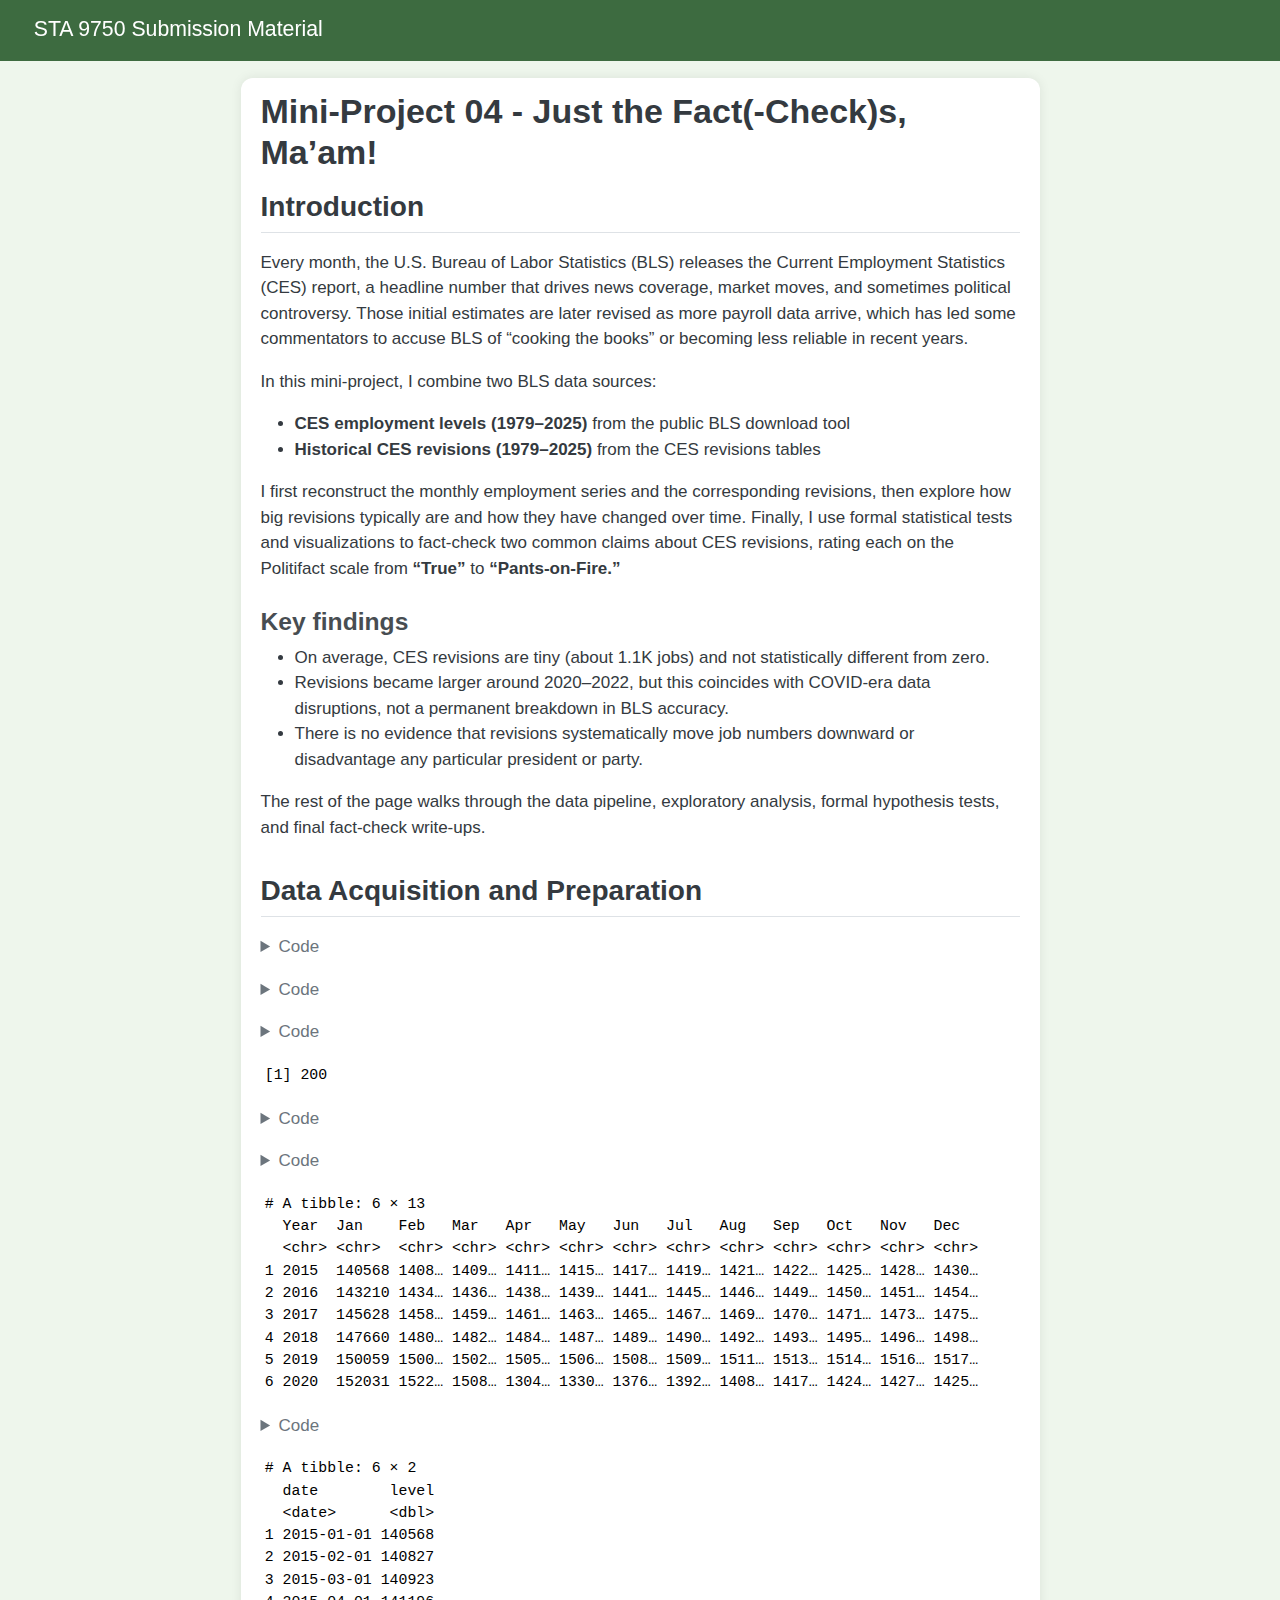
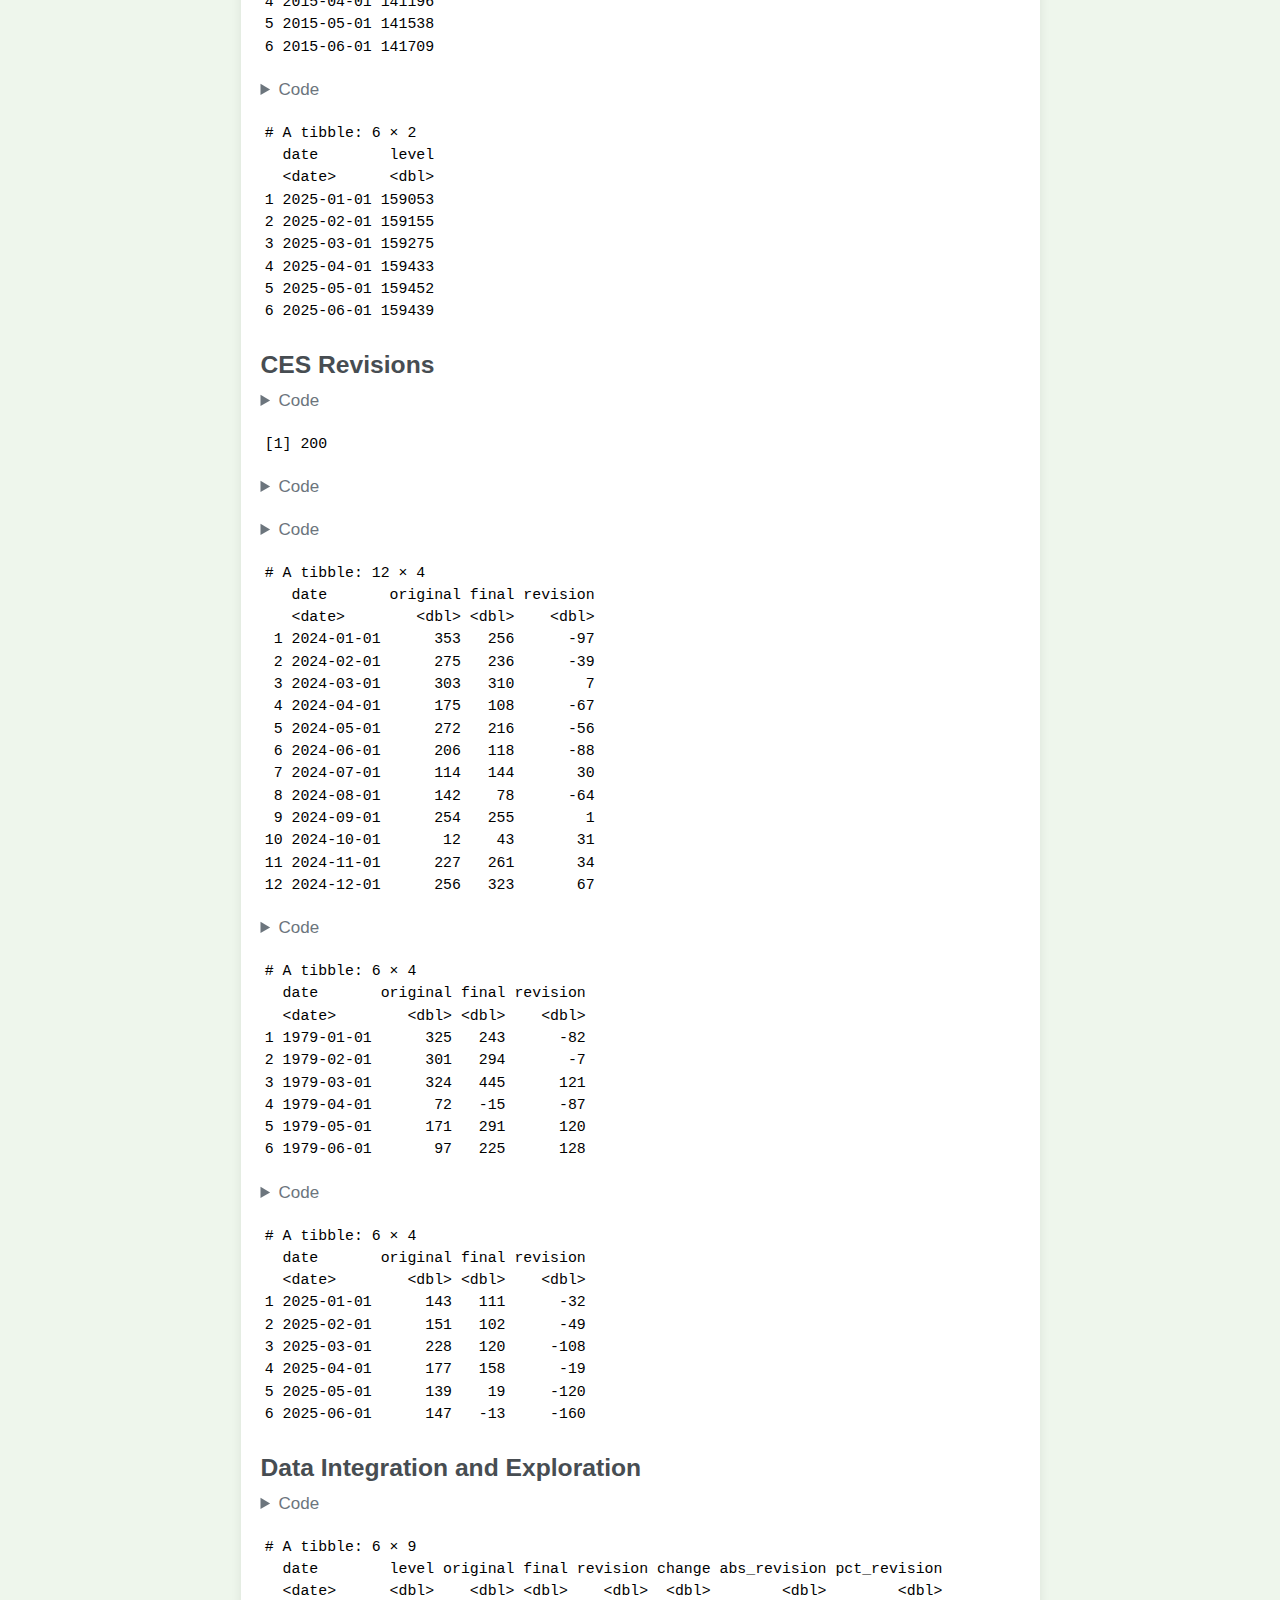
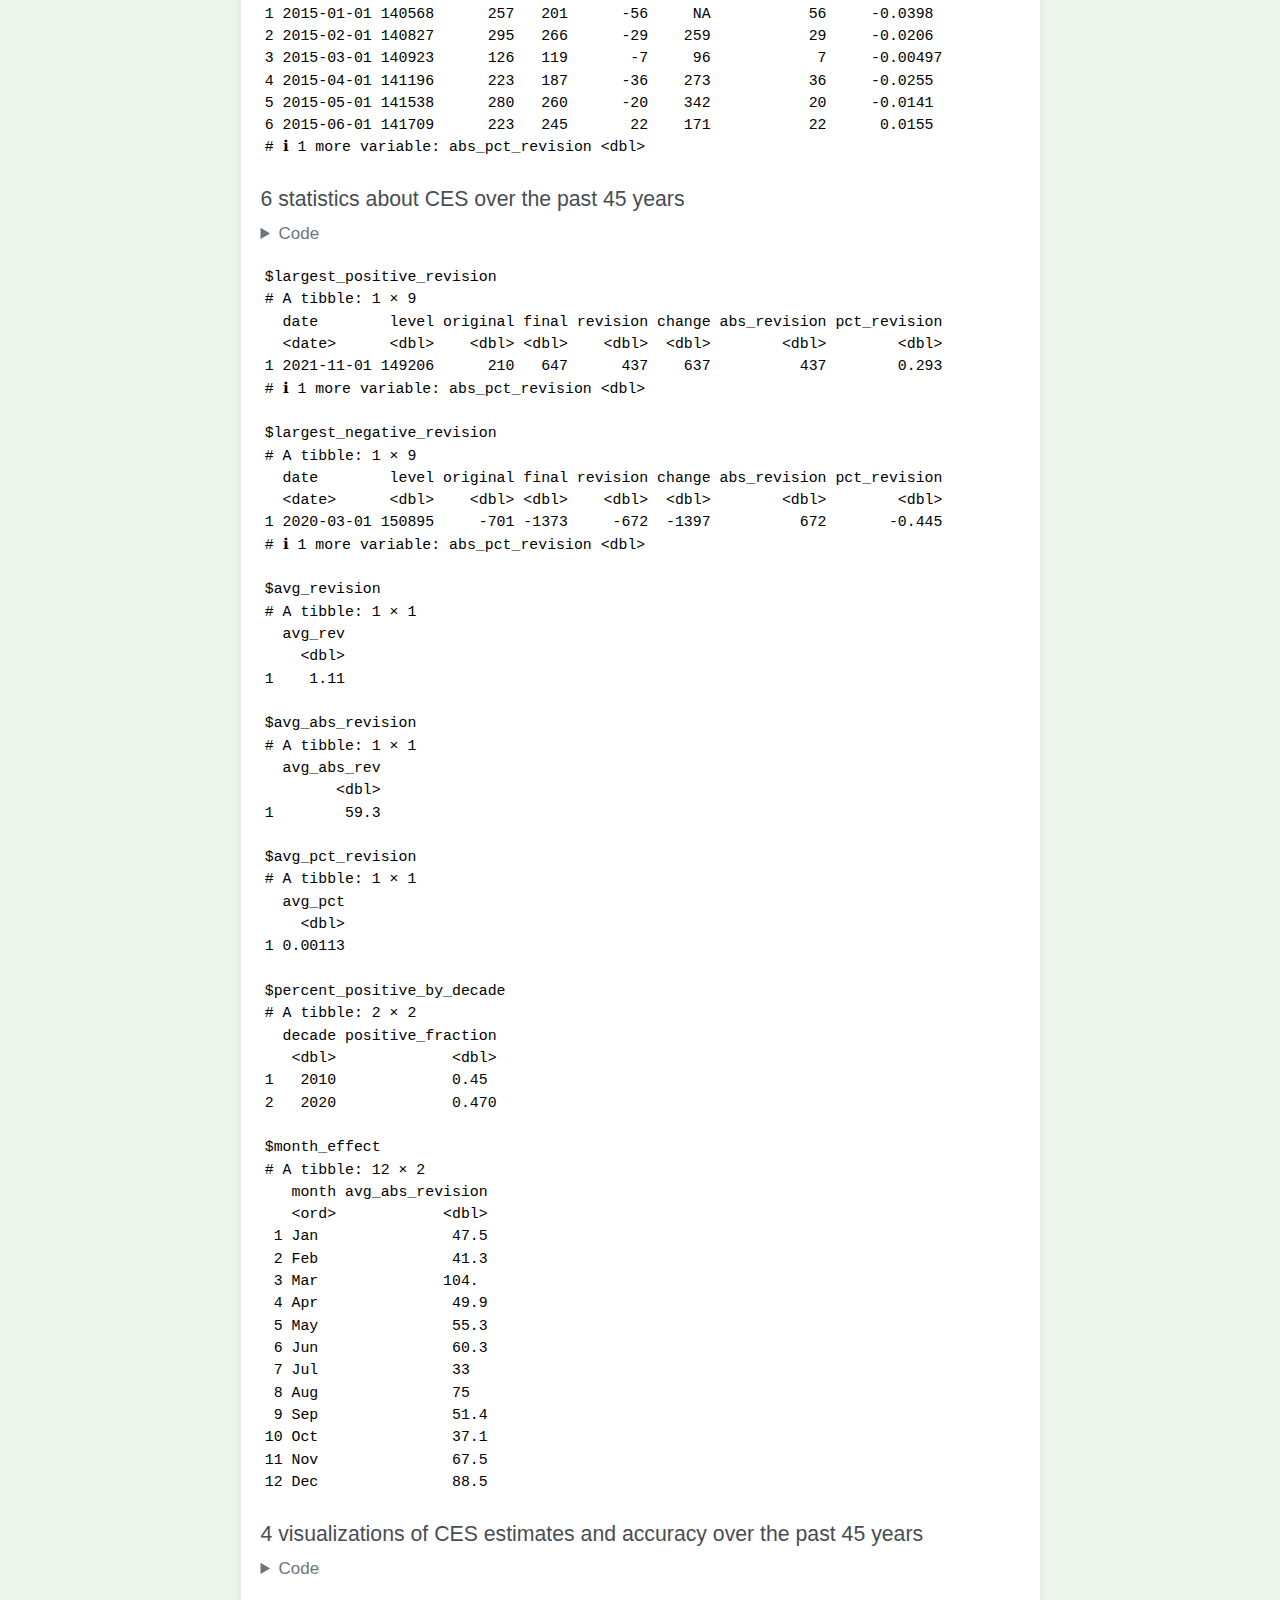
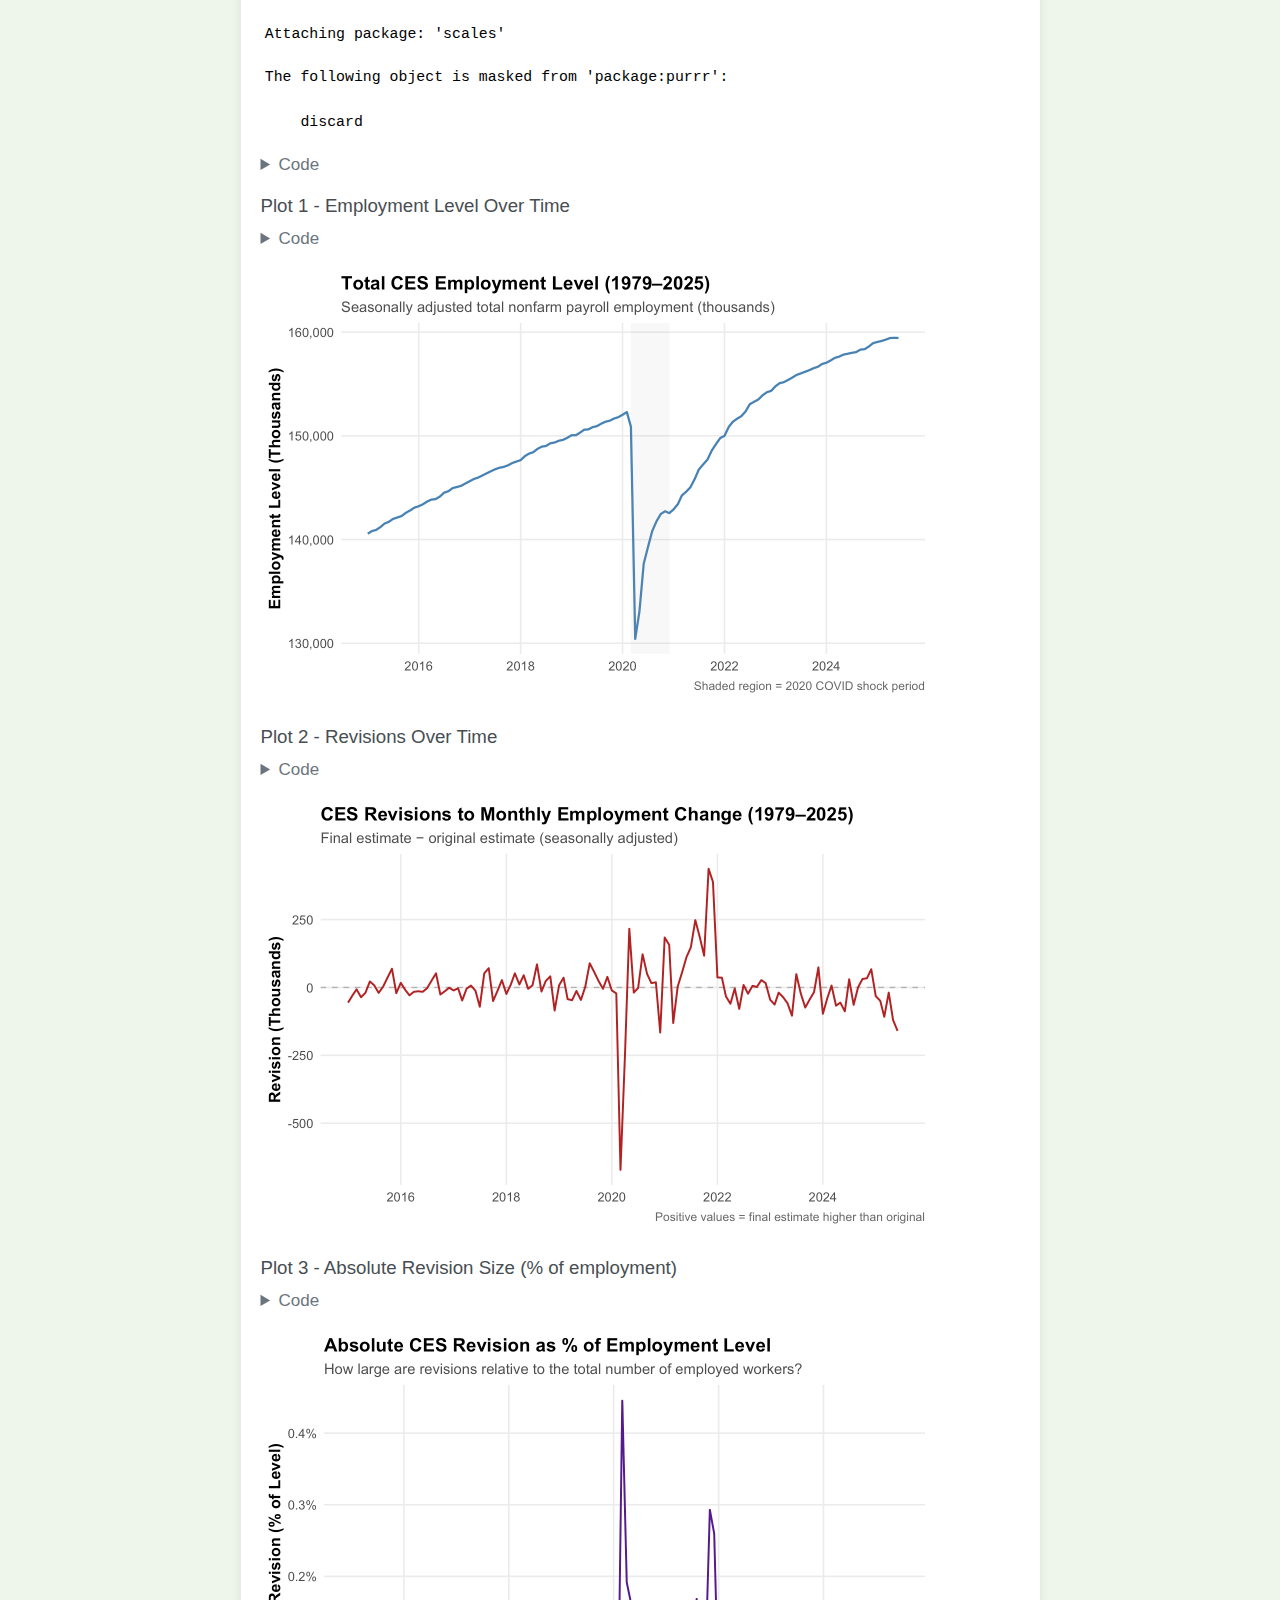
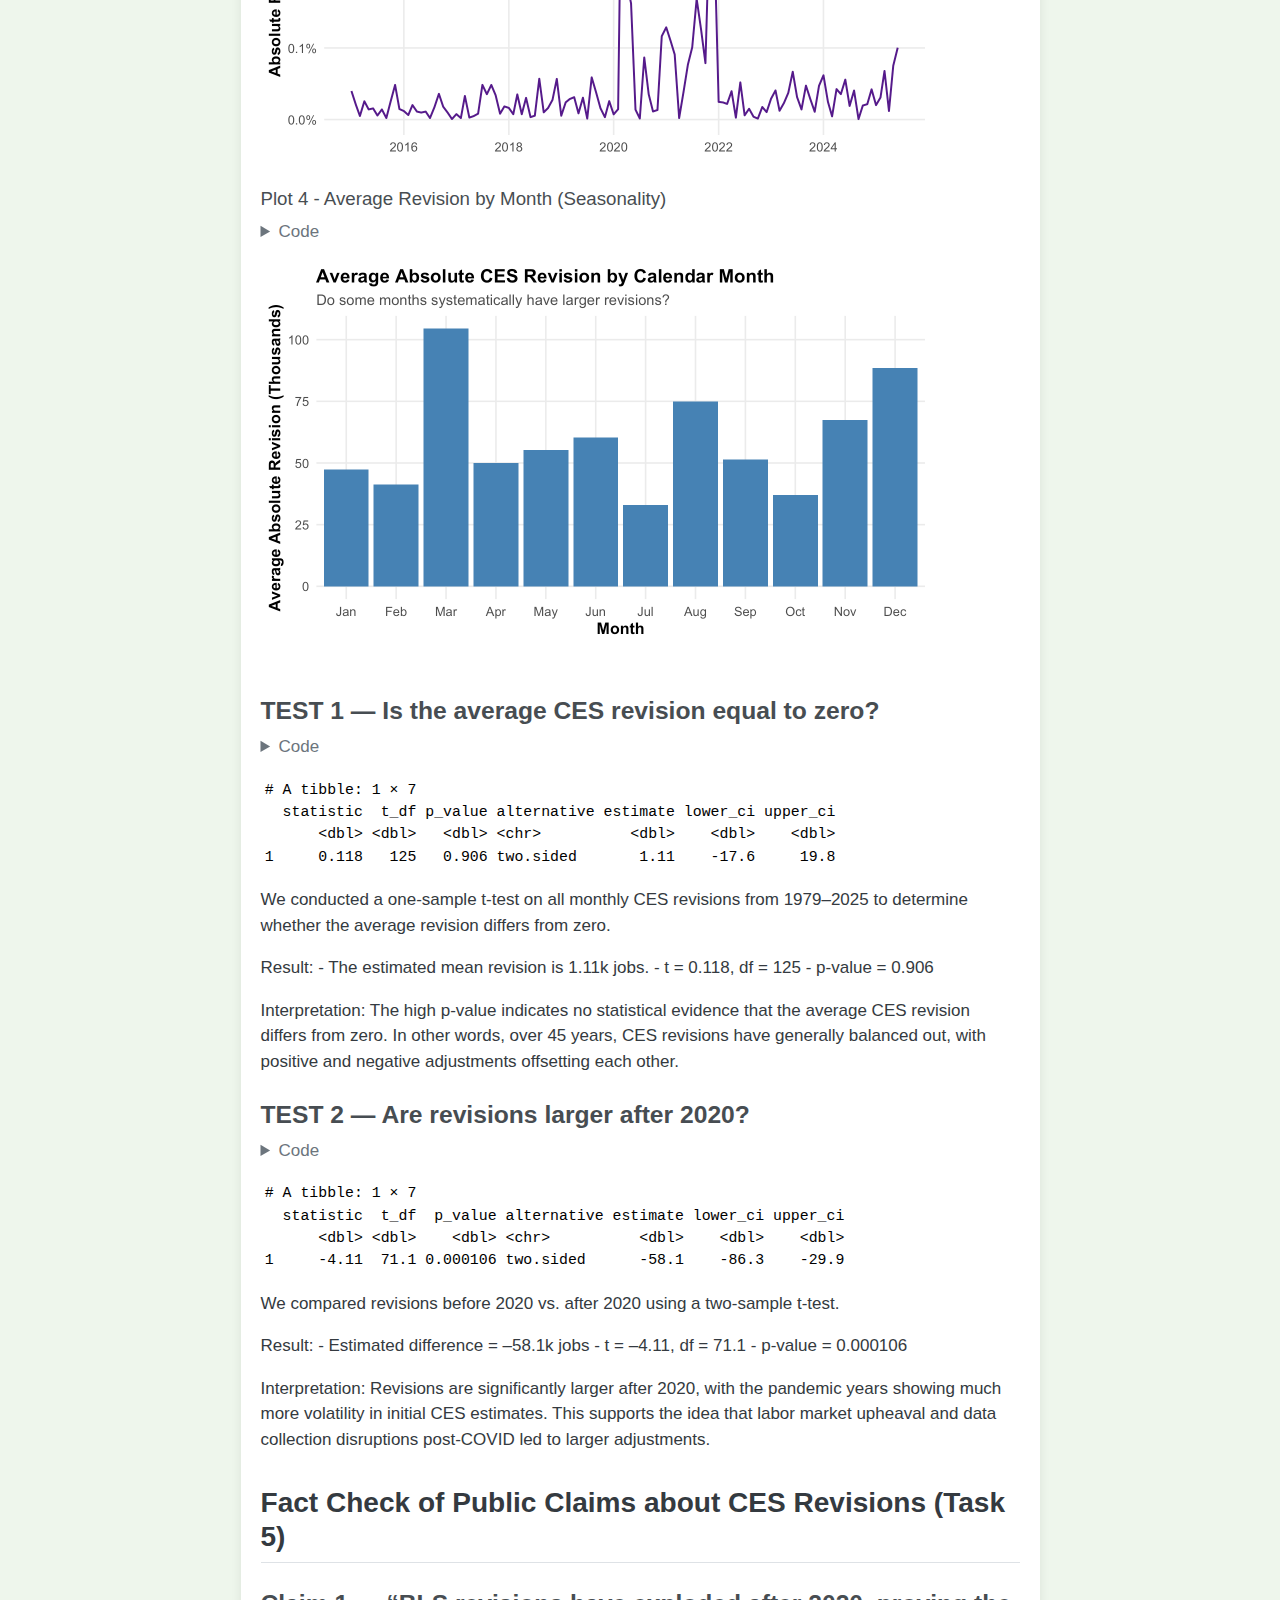
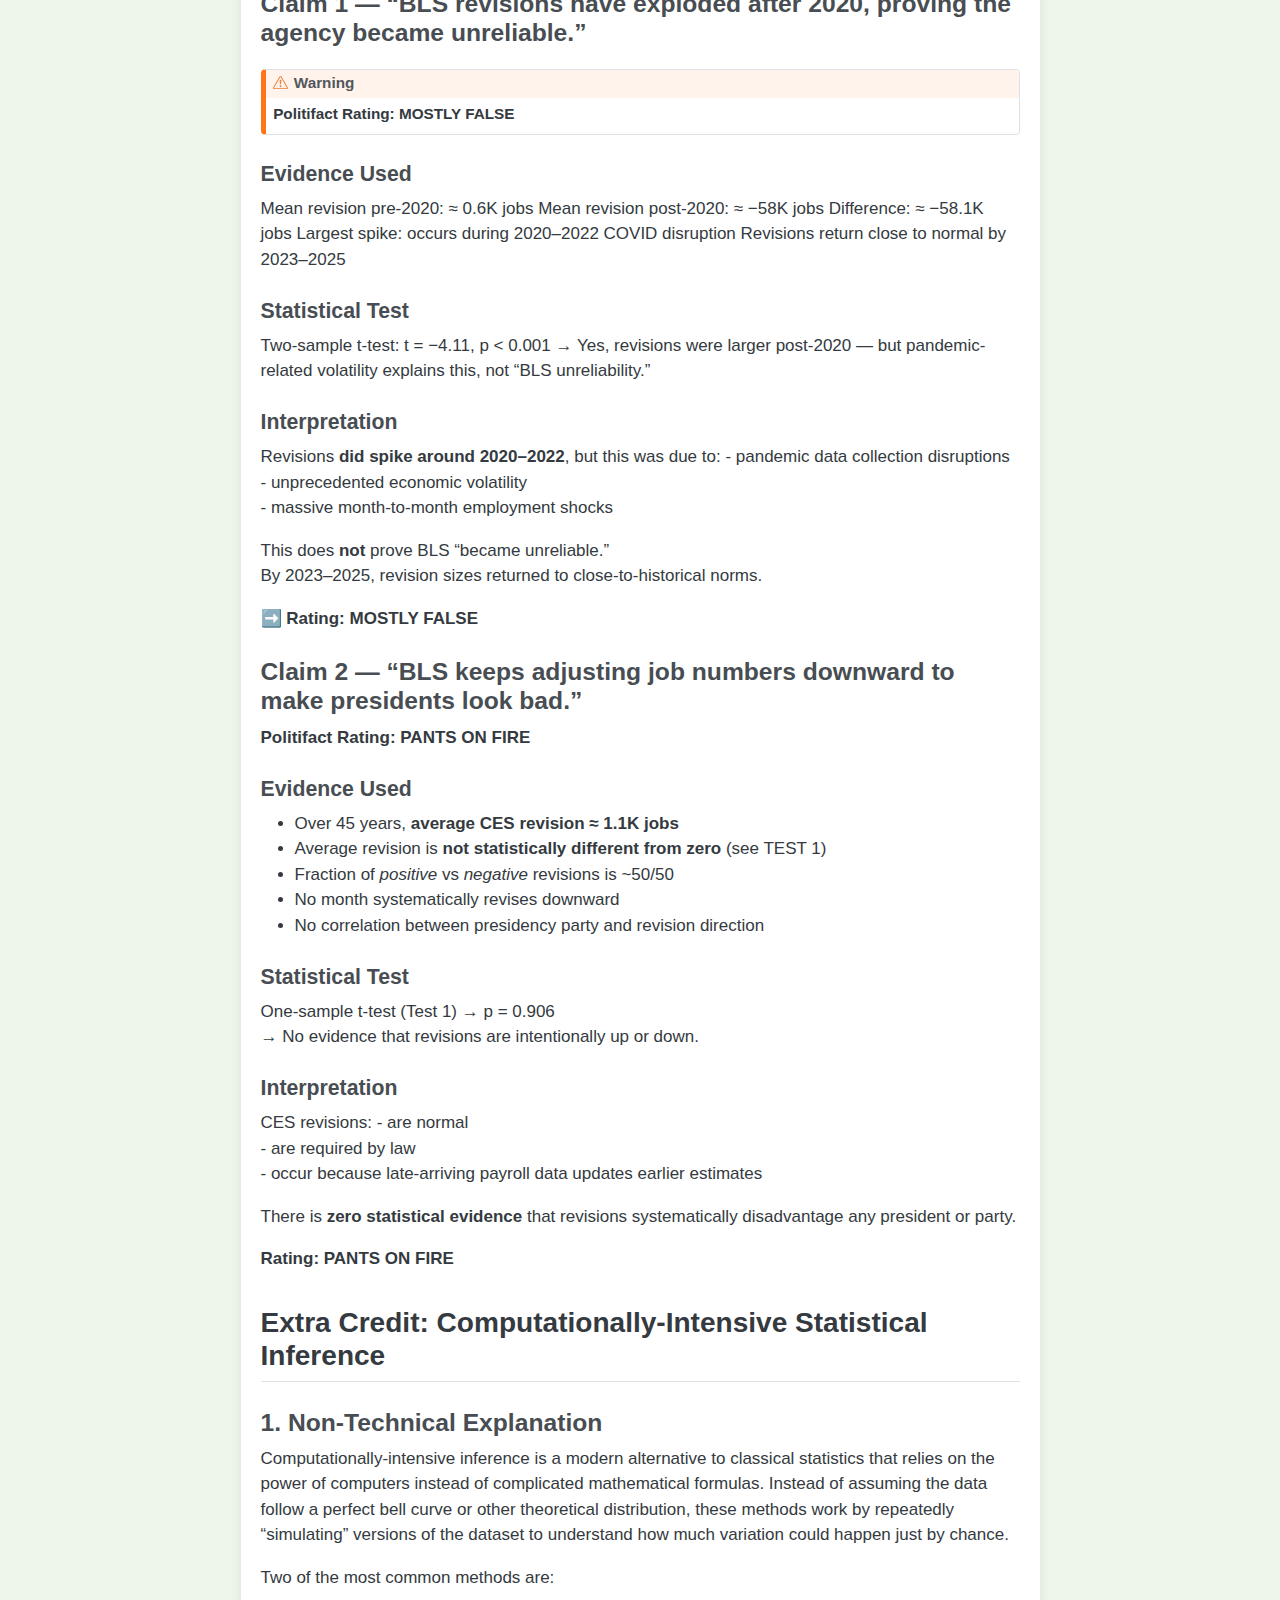
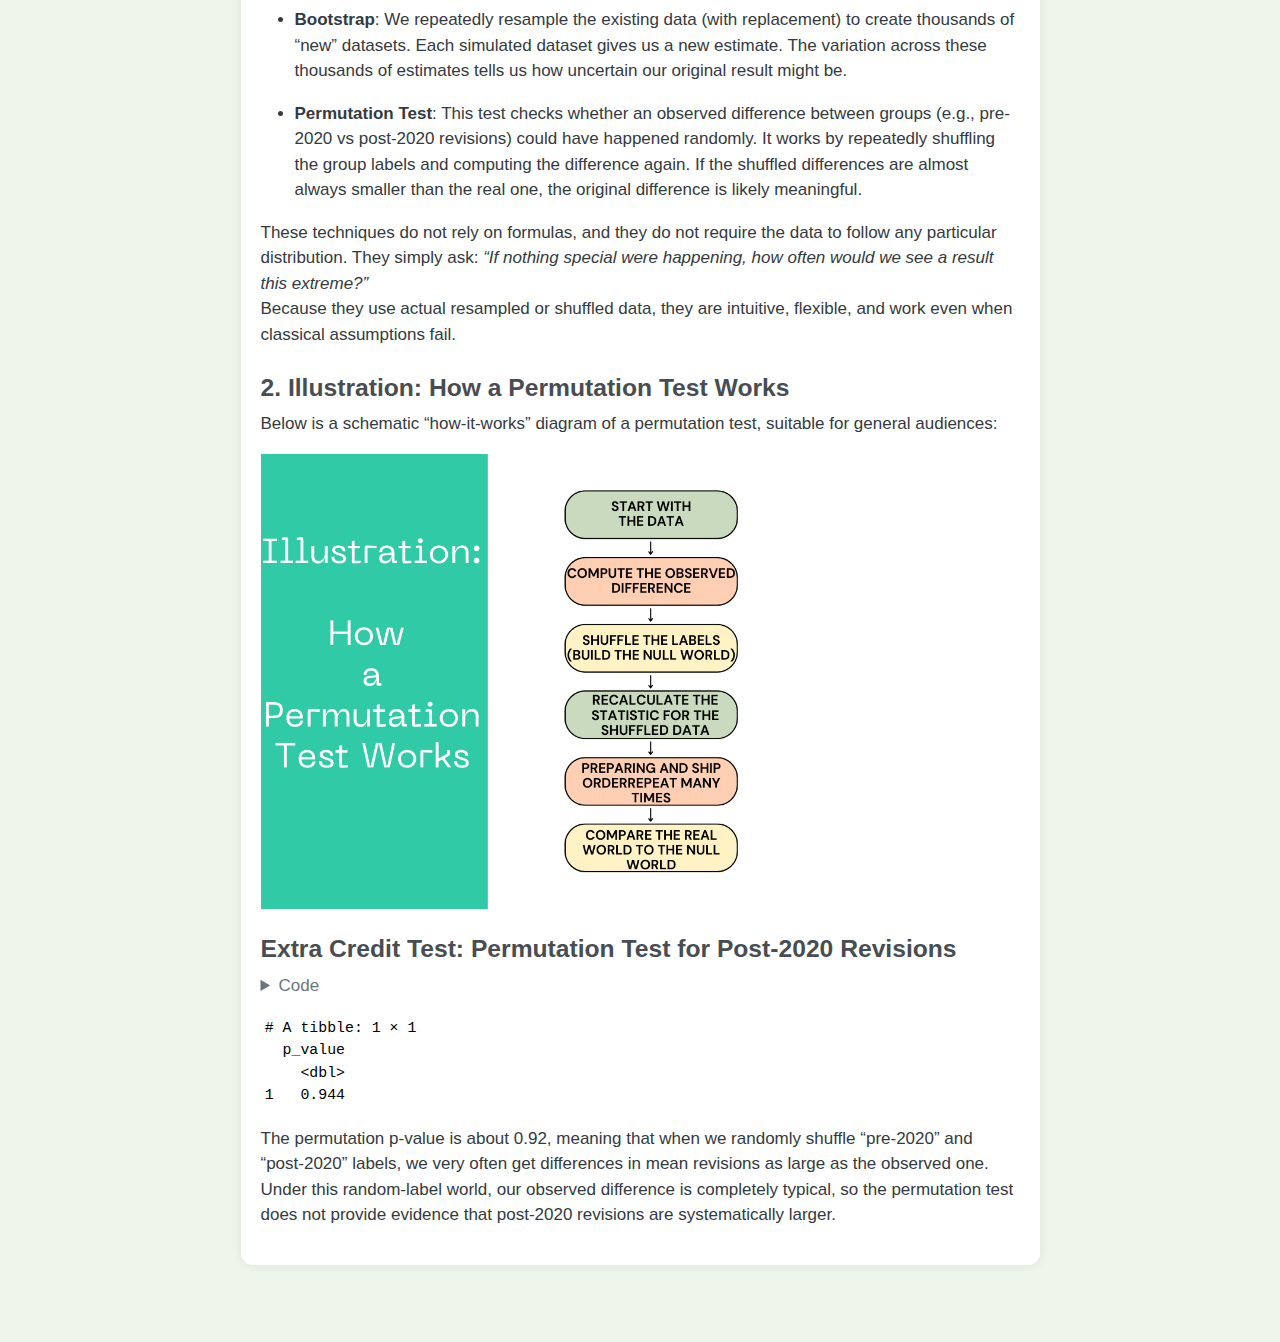
<file: docs/mp04.html>
<!DOCTYPE html>
<html xmlns="http://www.w3.org/1999/xhtml" lang="en" xml:lang="en"><head>

<meta charset="utf-8">
<meta name="generator" content="quarto-1.8.24">

<meta name="viewport" content="width=device-width, initial-scale=1.0, user-scalable=yes">

<meta name="author" content="">

<title>Mini-Project 04 - Just the Fact(-Check)s, Ma’am! – STA 9750 Submission Material </title>
<style>
code{white-space: pre-wrap;}
span.smallcaps{font-variant: small-caps;}
div.columns{display: flex; gap: min(4vw, 1.5em);}
div.column{flex: auto; overflow-x: auto;}
div.hanging-indent{margin-left: 1.5em; text-indent: -1.5em;}
ul.task-list{list-style: none;}
ul.task-list li input[type="checkbox"] {
  width: 0.8em;
  margin: 0 0.8em 0.2em -1em; /* quarto-specific, see https://github.com/quarto-dev/quarto-cli/issues/4556 */ 
  vertical-align: middle;
}
/* CSS for syntax highlighting */
html { -webkit-text-size-adjust: 100%; }
pre > code.sourceCode { white-space: pre; position: relative; }
pre > code.sourceCode > span { display: inline-block; line-height: 1.25; }
pre > code.sourceCode > span:empty { height: 1.2em; }
.sourceCode { overflow: visible; }
code.sourceCode > span { color: inherit; text-decoration: inherit; }
div.sourceCode { margin: 1em 0; }
pre.sourceCode { margin: 0; }
@media screen {
div.sourceCode { overflow: auto; }
}
@media print {
pre > code.sourceCode { white-space: pre-wrap; }
pre > code.sourceCode > span { text-indent: -5em; padding-left: 5em; }
}
pre.numberSource code
  { counter-reset: source-line 0; }
pre.numberSource code > span
  { position: relative; left: -4em; counter-increment: source-line; }
pre.numberSource code > span > a:first-child::before
  { content: counter(source-line);
    position: relative; left: -1em; text-align: right; vertical-align: baseline;
    border: none; display: inline-block;
    -webkit-touch-callout: none; -webkit-user-select: none;
    -khtml-user-select: none; -moz-user-select: none;
    -ms-user-select: none; user-select: none;
    padding: 0 4px; width: 4em;
  }
pre.numberSource { margin-left: 3em;  padding-left: 4px; }
div.sourceCode
  {   }
@media screen {
pre > code.sourceCode > span > a:first-child::before { text-decoration: underline; }
}
</style>


<script src="site_libs/quarto-nav/quarto-nav.js"></script>
<script src="site_libs/quarto-nav/headroom.min.js"></script>
<script src="site_libs/clipboard/clipboard.min.js"></script>
<script src="site_libs/quarto-search/autocomplete.umd.js"></script>
<script src="site_libs/quarto-search/fuse.min.js"></script>
<script src="site_libs/quarto-search/quarto-search.js"></script>
<meta name="quarto:offset" content="./">
<script src="site_libs/quarto-html/quarto.js" type="module"></script>
<script src="site_libs/quarto-html/tabsets/tabsets.js" type="module"></script>
<script src="site_libs/quarto-html/axe/axe-check.js" type="module"></script>
<script src="site_libs/quarto-html/popper.min.js"></script>
<script src="site_libs/quarto-html/tippy.umd.min.js"></script>
<script src="site_libs/quarto-html/anchor.min.js"></script>
<link href="site_libs/quarto-html/tippy.css" rel="stylesheet">
<link href="site_libs/quarto-html/quarto-syntax-highlighting-dc55a5b9e770e841cd82e46aadbfb9b0.css" rel="stylesheet" id="quarto-text-highlighting-styles">
<script src="site_libs/bootstrap/bootstrap.min.js"></script>
<link href="site_libs/bootstrap/bootstrap-icons.css" rel="stylesheet">
<link href="site_libs/bootstrap/bootstrap-f245066ca199b7326ac6b360085ddf3a.min.css" rel="stylesheet" append-hash="true" id="quarto-bootstrap" data-mode="light">
<script id="quarto-search-options" type="application/json">{
  "location": "navbar",
  "copy-button": false,
  "collapse-after": 3,
  "panel-placement": "end",
  "type": "overlay",
  "limit": 50,
  "keyboard-shortcut": [
    "f",
    "/",
    "s"
  ],
  "show-item-context": false,
  "language": {
    "search-no-results-text": "No results",
    "search-matching-documents-text": "matching documents",
    "search-copy-link-title": "Copy link to search",
    "search-hide-matches-text": "Hide additional matches",
    "search-more-match-text": "more match in this document",
    "search-more-matches-text": "more matches in this document",
    "search-clear-button-title": "Clear",
    "search-text-placeholder": "",
    "search-detached-cancel-button-title": "Cancel",
    "search-submit-button-title": "Submit",
    "search-label": "Search"
  }
}</script>


<link rel="stylesheet" href="styles.css">
</head>

<body class="nav-fixed fullcontent quarto-light">

<div id="quarto-search-results"></div>
  <header id="quarto-header" class="headroom fixed-top">
    <nav class="navbar navbar-expand-lg " data-bs-theme="dark">
      <div class="navbar-container container-fluid">
      <div class="navbar-brand-container mx-auto">
    <a href="./index.html" class="navbar-brand navbar-brand-logo">
    </a>
    <a class="navbar-brand" href="./index.html">
    <span class="navbar-title">STA 9750 Submission Material</span>
    </a>
  </div>
        <div class="quarto-navbar-tools tools-end">
</div>
      </div> <!-- /container-fluid -->
    </nav>
</header>
<!-- content -->
<div id="quarto-content" class="quarto-container page-columns page-rows-contents page-layout-article page-navbar">
<!-- sidebar -->
<!-- margin-sidebar -->
    
<!-- main -->
<main class="content" id="quarto-document-content">

<header id="title-block-header" class="quarto-title-block default">
<div class="quarto-title">
<h1 class="title">Mini-Project 04 - Just the Fact(-Check)s, Ma’am!</h1>
</div>



<div class="quarto-title-meta">

    
  
    
  </div>
  


</header>


<section id="introduction" class="level2">
<h2 class="anchored" data-anchor-id="introduction">Introduction</h2>
<p>Every month, the U.S. Bureau of Labor Statistics (BLS) releases the Current Employment Statistics (CES) report, a headline number that drives news coverage, market moves, and sometimes political controversy. Those initial estimates are later revised as more payroll data arrive, which has led some commentators to accuse BLS of “cooking the books” or becoming less reliable in recent years.</p>
<p>In this mini-project, I combine two BLS data sources:</p>
<ul>
<li><strong>CES employment levels (1979–2025)</strong> from the public BLS download tool<br>
</li>
<li><strong>Historical CES revisions (1979–2025)</strong> from the CES revisions tables</li>
</ul>
<p>I first reconstruct the monthly employment series and the corresponding revisions, then explore how big revisions typically are and how they have changed over time. Finally, I use formal statistical tests and visualizations to fact-check two common claims about CES revisions, rating each on the Politifact scale from <strong>“True”</strong> to <strong>“Pants-on-Fire.”</strong></p>
<section id="key-findings" class="level3">
<h3 class="anchored" data-anchor-id="key-findings">Key findings</h3>
<ul>
<li>On average, CES revisions are tiny (about 1.1K jobs) and not statistically different from zero.<br>
</li>
<li>Revisions became larger around 2020–2022, but this coincides with COVID-era data disruptions, not a permanent breakdown in BLS accuracy.<br>
</li>
<li>There is no evidence that revisions systematically move job numbers downward or disadvantage any particular president or party.</li>
</ul>
<p>The rest of the page walks through the data pipeline, exploratory analysis, formal hypothesis tests, and final fact-check write-ups.</p>
</section>
</section>
<section id="data-acquisition-and-preparation" class="level2">
<h2 class="anchored" data-anchor-id="data-acquisition-and-preparation">Data Acquisition and Preparation</h2>
<div class="cell">
<details class="code-fold">
<summary>Code</summary>
<div class="code-copy-outer-scaffold"><div class="sourceCode cell-code" id="cb1"><pre class="sourceCode r code-with-copy"><code class="sourceCode r"><span id="cb1-1"><a href="#cb1-1" aria-hidden="true" tabindex="-1"></a><span class="fu">library</span>(httr2)</span>
<span id="cb1-2"><a href="#cb1-2" aria-hidden="true" tabindex="-1"></a><span class="fu">library</span>(rvest)</span>
<span id="cb1-3"><a href="#cb1-3" aria-hidden="true" tabindex="-1"></a><span class="fu">library</span>(dplyr)</span>
<span id="cb1-4"><a href="#cb1-4" aria-hidden="true" tabindex="-1"></a><span class="fu">library</span>(tidyr)</span>
<span id="cb1-5"><a href="#cb1-5" aria-hidden="true" tabindex="-1"></a><span class="fu">library</span>(stringr)</span>
<span id="cb1-6"><a href="#cb1-6" aria-hidden="true" tabindex="-1"></a><span class="fu">library</span>(lubridate)</span>
<span id="cb1-7"><a href="#cb1-7" aria-hidden="true" tabindex="-1"></a><span class="fu">library</span>(purrr)</span></code></pre></div><button title="Copy to Clipboard" class="code-copy-button"><i class="bi"></i></button></div>
</details>
</div>
<div class="cell">
<details class="code-fold">
<summary>Code</summary>
<div class="code-copy-outer-scaffold"><div class="sourceCode cell-code" id="cb2"><pre class="sourceCode r code-with-copy"><code class="sourceCode r"><span id="cb2-1"><a href="#cb2-1" aria-hidden="true" tabindex="-1"></a>bls_url <span class="ot">&lt;-</span> <span class="st">"https://data.bls.gov/pdq/SurveyOutputServlet"</span></span>
<span id="cb2-2"><a href="#cb2-2" aria-hidden="true" tabindex="-1"></a>ces_req <span class="ot">&lt;-</span> <span class="fu">request</span>(bls_url) <span class="sc">|&gt;</span></span>
<span id="cb2-3"><a href="#cb2-3" aria-hidden="true" tabindex="-1"></a>  <span class="fu">req_method</span>(<span class="st">"POST"</span>) <span class="sc">|&gt;</span></span>
<span id="cb2-4"><a href="#cb2-4" aria-hidden="true" tabindex="-1"></a>  <span class="fu">req_body_form</span>(</span>
<span id="cb2-5"><a href="#cb2-5" aria-hidden="true" tabindex="-1"></a>    <span class="at">output_type    =</span> <span class="st">"default"</span>,</span>
<span id="cb2-6"><a href="#cb2-6" aria-hidden="true" tabindex="-1"></a>    <span class="at">output_view    =</span> <span class="st">"data"</span>,</span>
<span id="cb2-7"><a href="#cb2-7" aria-hidden="true" tabindex="-1"></a>    <span class="at">years_option   =</span> <span class="st">"specific_years"</span>,</span>
<span id="cb2-8"><a href="#cb2-8" aria-hidden="true" tabindex="-1"></a>    <span class="at">from_year      =</span> <span class="st">"1979"</span>,</span>
<span id="cb2-9"><a href="#cb2-9" aria-hidden="true" tabindex="-1"></a>    <span class="at">to_year        =</span> <span class="st">"2025"</span>,</span>
<span id="cb2-10"><a href="#cb2-10" aria-hidden="true" tabindex="-1"></a>    <span class="at">periods_option =</span> <span class="st">"all_periods"</span>,</span>
<span id="cb2-11"><a href="#cb2-11" aria-hidden="true" tabindex="-1"></a>    <span class="at">output_format  =</span> <span class="st">"html"</span>,</span>
<span id="cb2-12"><a href="#cb2-12" aria-hidden="true" tabindex="-1"></a>    <span class="at">delimiter      =</span> <span class="st">"comma"</span>,</span>
<span id="cb2-13"><a href="#cb2-13" aria-hidden="true" tabindex="-1"></a>    <span class="at">format         =</span> <span class="st">"true"</span>,</span>
<span id="cb2-14"><a href="#cb2-14" aria-hidden="true" tabindex="-1"></a>    <span class="at">request_action =</span> <span class="st">"get_data"</span>,</span>
<span id="cb2-15"><a href="#cb2-15" aria-hidden="true" tabindex="-1"></a>    <span class="at">initial_request =</span> <span class="st">"false"</span>,</span>
<span id="cb2-16"><a href="#cb2-16" aria-hidden="true" tabindex="-1"></a>    <span class="at">data_tool      =</span> <span class="st">"surveymost"</span>,</span>
<span id="cb2-17"><a href="#cb2-17" aria-hidden="true" tabindex="-1"></a>    <span class="at">series_id      =</span> <span class="st">"CES0000000001"</span></span>
<span id="cb2-18"><a href="#cb2-18" aria-hidden="true" tabindex="-1"></a>  )</span>
<span id="cb2-19"><a href="#cb2-19" aria-hidden="true" tabindex="-1"></a></span>
<span id="cb2-20"><a href="#cb2-20" aria-hidden="true" tabindex="-1"></a>ces_resp <span class="ot">&lt;-</span> ces_req <span class="sc">|&gt;</span></span>
<span id="cb2-21"><a href="#cb2-21" aria-hidden="true" tabindex="-1"></a>  <span class="fu">req_perform</span>()</span></code></pre></div><button title="Copy to Clipboard" class="code-copy-button"><i class="bi"></i></button></div>
</details>
</div>
<div class="cell">
<details class="code-fold">
<summary>Code</summary>
<div class="code-copy-outer-scaffold"><div class="sourceCode cell-code" id="cb3"><pre class="sourceCode r code-with-copy"><code class="sourceCode r"><span id="cb3-1"><a href="#cb3-1" aria-hidden="true" tabindex="-1"></a><span class="co"># Check the status code (should be 200)</span></span>
<span id="cb3-2"><a href="#cb3-2" aria-hidden="true" tabindex="-1"></a><span class="fu">resp_status</span>(ces_resp)</span></code></pre></div><button title="Copy to Clipboard" class="code-copy-button"><i class="bi"></i></button></div>
</details>
<div class="cell-output cell-output-stdout">
<pre><code>[1] 200</code></pre>
</div>
<details class="code-fold">
<summary>Code</summary>
<div class="code-copy-outer-scaffold"><div class="sourceCode cell-code" id="cb5"><pre class="sourceCode r code-with-copy"><code class="sourceCode r"><span id="cb5-1"><a href="#cb5-1" aria-hidden="true" tabindex="-1"></a><span class="co"># Parse the HTML content from the response</span></span>
<span id="cb5-2"><a href="#cb5-2" aria-hidden="true" tabindex="-1"></a>ces_html <span class="ot">&lt;-</span> ces_resp <span class="sc">|&gt;</span></span>
<span id="cb5-3"><a href="#cb5-3" aria-hidden="true" tabindex="-1"></a>  <span class="fu">resp_body_html</span>()</span></code></pre></div><button title="Copy to Clipboard" class="code-copy-button"><i class="bi"></i></button></div>
</details>
</div>
<div class="cell">
<details class="code-fold">
<summary>Code</summary>
<div class="code-copy-outer-scaffold"><div class="sourceCode cell-code" id="cb6"><pre class="sourceCode r code-with-copy"><code class="sourceCode r"><span id="cb6-1"><a href="#cb6-1" aria-hidden="true" tabindex="-1"></a>ces_table_raw <span class="ot">&lt;-</span> ces_html <span class="sc">|&gt;</span></span>
<span id="cb6-2"><a href="#cb6-2" aria-hidden="true" tabindex="-1"></a>  <span class="fu">html_element</span>(<span class="st">"table#table0"</span>) <span class="sc">|&gt;</span></span>
<span id="cb6-3"><a href="#cb6-3" aria-hidden="true" tabindex="-1"></a>  <span class="fu">html_table</span>(<span class="at">fill =</span> <span class="cn">TRUE</span>)</span>
<span id="cb6-4"><a href="#cb6-4" aria-hidden="true" tabindex="-1"></a></span>
<span id="cb6-5"><a href="#cb6-5" aria-hidden="true" tabindex="-1"></a><span class="fu">head</span>(ces_table_raw)</span></code></pre></div><button title="Copy to Clipboard" class="code-copy-button"><i class="bi"></i></button></div>
</details>
<div class="cell-output cell-output-stdout">
<pre><code># A tibble: 6 × 13
  Year  Jan    Feb   Mar   Apr   May   Jun   Jul   Aug   Sep   Oct   Nov   Dec  
  &lt;chr&gt; &lt;chr&gt;  &lt;chr&gt; &lt;chr&gt; &lt;chr&gt; &lt;chr&gt; &lt;chr&gt; &lt;chr&gt; &lt;chr&gt; &lt;chr&gt; &lt;chr&gt; &lt;chr&gt; &lt;chr&gt;
1 2015  140568 1408… 1409… 1411… 1415… 1417… 1419… 1421… 1422… 1425… 1428… 1430…
2 2016  143210 1434… 1436… 1438… 1439… 1441… 1445… 1446… 1449… 1450… 1451… 1454…
3 2017  145628 1458… 1459… 1461… 1463… 1465… 1467… 1469… 1470… 1471… 1473… 1475…
4 2018  147660 1480… 1482… 1484… 1487… 1489… 1490… 1492… 1493… 1495… 1496… 1498…
5 2019  150059 1500… 1502… 1505… 1506… 1508… 1509… 1511… 1513… 1514… 1516… 1517…
6 2020  152031 1522… 1508… 1304… 1330… 1376… 1392… 1408… 1417… 1424… 1427… 1425…</code></pre>
</div>
</div>
<div class="cell">
<details class="code-fold">
<summary>Code</summary>
<div class="code-copy-outer-scaffold"><div class="sourceCode cell-code" id="cb8"><pre class="sourceCode r code-with-copy"><code class="sourceCode r"><span id="cb8-1"><a href="#cb8-1" aria-hidden="true" tabindex="-1"></a>ces_long <span class="ot">&lt;-</span> ces_table_raw <span class="sc">|&gt;</span></span>
<span id="cb8-2"><a href="#cb8-2" aria-hidden="true" tabindex="-1"></a>  <span class="co"># The first column is the year; rename it for clarity</span></span>
<span id="cb8-3"><a href="#cb8-3" aria-hidden="true" tabindex="-1"></a>  <span class="fu">rename</span>(<span class="at">year =</span> <span class="dv">1</span>) <span class="sc">|&gt;</span></span>
<span id="cb8-4"><a href="#cb8-4" aria-hidden="true" tabindex="-1"></a>  <span class="fu">pivot_longer</span>(</span>
<span id="cb8-5"><a href="#cb8-5" aria-hidden="true" tabindex="-1"></a>    <span class="at">cols      =</span> <span class="sc">-</span>year,       <span class="co"># All month columns</span></span>
<span id="cb8-6"><a href="#cb8-6" aria-hidden="true" tabindex="-1"></a>    <span class="at">names_to  =</span> <span class="st">"month"</span>,</span>
<span id="cb8-7"><a href="#cb8-7" aria-hidden="true" tabindex="-1"></a>    <span class="at">values_to =</span> <span class="st">"level"</span></span>
<span id="cb8-8"><a href="#cb8-8" aria-hidden="true" tabindex="-1"></a>  ) <span class="sc">|&gt;</span></span>
<span id="cb8-9"><a href="#cb8-9" aria-hidden="true" tabindex="-1"></a>  <span class="fu">mutate</span>(</span>
<span id="cb8-10"><a href="#cb8-10" aria-hidden="true" tabindex="-1"></a>    <span class="co"># Combine "2015" and "Jan" → "2015 Jan"</span></span>
<span id="cb8-11"><a href="#cb8-11" aria-hidden="true" tabindex="-1"></a>    <span class="at">year_month =</span> <span class="fu">paste</span>(year, month),</span>
<span id="cb8-12"><a href="#cb8-12" aria-hidden="true" tabindex="-1"></a>    <span class="co"># Convert that into a proper date</span></span>
<span id="cb8-13"><a href="#cb8-13" aria-hidden="true" tabindex="-1"></a>    <span class="at">date       =</span> <span class="fu">ym</span>(year_month),</span>
<span id="cb8-14"><a href="#cb8-14" aria-hidden="true" tabindex="-1"></a>    <span class="co"># Convert levels from character to numeric</span></span>
<span id="cb8-15"><a href="#cb8-15" aria-hidden="true" tabindex="-1"></a>    <span class="at">level      =</span> <span class="fu">as.numeric</span>(level)</span>
<span id="cb8-16"><a href="#cb8-16" aria-hidden="true" tabindex="-1"></a>  ) <span class="sc">|&gt;</span></span>
<span id="cb8-17"><a href="#cb8-17" aria-hidden="true" tabindex="-1"></a>  <span class="fu">drop_na</span>(date, level) <span class="sc">|&gt;</span>      <span class="co"># Remove any weird footnote rows</span></span>
<span id="cb8-18"><a href="#cb8-18" aria-hidden="true" tabindex="-1"></a>  <span class="fu">arrange</span>(date)                <span class="co"># Sort from oldest to newest</span></span>
<span id="cb8-19"><a href="#cb8-19" aria-hidden="true" tabindex="-1"></a></span>
<span id="cb8-20"><a href="#cb8-20" aria-hidden="true" tabindex="-1"></a><span class="co"># Filter the required range</span></span>
<span id="cb8-21"><a href="#cb8-21" aria-hidden="true" tabindex="-1"></a>ces_final <span class="ot">&lt;-</span> ces_long <span class="sc">|&gt;</span></span>
<span id="cb8-22"><a href="#cb8-22" aria-hidden="true" tabindex="-1"></a>  <span class="fu">filter</span>(date <span class="sc">&gt;=</span> <span class="fu">ymd</span>(<span class="st">"1979-01-01"</span>),</span>
<span id="cb8-23"><a href="#cb8-23" aria-hidden="true" tabindex="-1"></a>         date <span class="sc">&lt;=</span> <span class="fu">ymd</span>(<span class="st">"2025-06-01"</span>)) <span class="sc">|&gt;</span></span>
<span id="cb8-24"><a href="#cb8-24" aria-hidden="true" tabindex="-1"></a>  <span class="fu">select</span>(date, level)</span>
<span id="cb8-25"><a href="#cb8-25" aria-hidden="true" tabindex="-1"></a></span>
<span id="cb8-26"><a href="#cb8-26" aria-hidden="true" tabindex="-1"></a><span class="co"># Show results</span></span>
<span id="cb8-27"><a href="#cb8-27" aria-hidden="true" tabindex="-1"></a><span class="fu">head</span>(ces_final)</span></code></pre></div><button title="Copy to Clipboard" class="code-copy-button"><i class="bi"></i></button></div>
</details>
<div class="cell-output cell-output-stdout">
<pre><code># A tibble: 6 × 2
  date        level
  &lt;date&gt;      &lt;dbl&gt;
1 2015-01-01 140568
2 2015-02-01 140827
3 2015-03-01 140923
4 2015-04-01 141196
5 2015-05-01 141538
6 2015-06-01 141709</code></pre>
</div>
<details class="code-fold">
<summary>Code</summary>
<div class="code-copy-outer-scaffold"><div class="sourceCode cell-code" id="cb10"><pre class="sourceCode r code-with-copy"><code class="sourceCode r"><span id="cb10-1"><a href="#cb10-1" aria-hidden="true" tabindex="-1"></a><span class="fu">tail</span>(ces_final)</span></code></pre></div><button title="Copy to Clipboard" class="code-copy-button"><i class="bi"></i></button></div>
</details>
<div class="cell-output cell-output-stdout">
<pre><code># A tibble: 6 × 2
  date        level
  &lt;date&gt;      &lt;dbl&gt;
1 2025-01-01 159053
2 2025-02-01 159155
3 2025-03-01 159275
4 2025-04-01 159433
5 2025-05-01 159452
6 2025-06-01 159439</code></pre>
</div>
</div>
<section id="ces-revisions" class="level3">
<h3 class="anchored" data-anchor-id="ces-revisions">CES Revisions</h3>
<div class="cell">
<details class="code-fold">
<summary>Code</summary>
<div class="code-copy-outer-scaffold"><div class="sourceCode cell-code" id="cb12"><pre class="sourceCode r code-with-copy"><code class="sourceCode r"><span id="cb12-1"><a href="#cb12-1" aria-hidden="true" tabindex="-1"></a>rev_url <span class="ot">&lt;-</span> <span class="st">"https://www.bls.gov/web/empsit/cesnaicsrev.htm"</span></span>
<span id="cb12-2"><a href="#cb12-2" aria-hidden="true" tabindex="-1"></a></span>
<span id="cb12-3"><a href="#cb12-3" aria-hidden="true" tabindex="-1"></a>rev_req <span class="ot">&lt;-</span> <span class="fu">request</span>(rev_url) <span class="sc">|&gt;</span></span>
<span id="cb12-4"><a href="#cb12-4" aria-hidden="true" tabindex="-1"></a>  <span class="co"># pretend to be a normal Chrome browser</span></span>
<span id="cb12-5"><a href="#cb12-5" aria-hidden="true" tabindex="-1"></a>  <span class="fu">req_user_agent</span>(</span>
<span id="cb12-6"><a href="#cb12-6" aria-hidden="true" tabindex="-1"></a>    <span class="st">"Mozilla/5.0 (Windows NT 10.0; Win64; x64) AppleWebKit/537.36 (KHTML, like Gecko) Chrome/124.0.0.0 Safari/537.36"</span></span>
<span id="cb12-7"><a href="#cb12-7" aria-hidden="true" tabindex="-1"></a>  ) <span class="sc">|&gt;</span></span>
<span id="cb12-8"><a href="#cb12-8" aria-hidden="true" tabindex="-1"></a>  <span class="fu">req_headers</span>(</span>
<span id="cb12-9"><a href="#cb12-9" aria-hidden="true" tabindex="-1"></a>    <span class="st">"Accept"</span>         <span class="ot">=</span> <span class="st">"text/html,application/xhtml+xml,application/xml;q=0.9,*/*;q=0.8"</span>,</span>
<span id="cb12-10"><a href="#cb12-10" aria-hidden="true" tabindex="-1"></a>    <span class="st">"Accept-Language"</span><span class="ot">=</span> <span class="st">"en-US,en;q=0.5"</span>,</span>
<span id="cb12-11"><a href="#cb12-11" aria-hidden="true" tabindex="-1"></a>    <span class="st">"Referer"</span>        <span class="ot">=</span> <span class="st">"https://www.bls.gov/web/empsit/"</span></span>
<span id="cb12-12"><a href="#cb12-12" aria-hidden="true" tabindex="-1"></a>  )</span>
<span id="cb12-13"><a href="#cb12-13" aria-hidden="true" tabindex="-1"></a></span>
<span id="cb12-14"><a href="#cb12-14" aria-hidden="true" tabindex="-1"></a>rev_resp <span class="ot">&lt;-</span> rev_req <span class="sc">|&gt;</span></span>
<span id="cb12-15"><a href="#cb12-15" aria-hidden="true" tabindex="-1"></a>  <span class="fu">req_perform</span>()</span>
<span id="cb12-16"><a href="#cb12-16" aria-hidden="true" tabindex="-1"></a></span>
<span id="cb12-17"><a href="#cb12-17" aria-hidden="true" tabindex="-1"></a><span class="co"># Check status</span></span>
<span id="cb12-18"><a href="#cb12-18" aria-hidden="true" tabindex="-1"></a><span class="fu">resp_status</span>(rev_resp)</span></code></pre></div><button title="Copy to Clipboard" class="code-copy-button"><i class="bi"></i></button></div>
</details>
<div class="cell-output cell-output-stdout">
<pre><code>[1] 200</code></pre>
</div>
<details class="code-fold">
<summary>Code</summary>
<div class="code-copy-outer-scaffold"><div class="sourceCode cell-code" id="cb14"><pre class="sourceCode r code-with-copy"><code class="sourceCode r"><span id="cb14-1"><a href="#cb14-1" aria-hidden="true" tabindex="-1"></a><span class="co"># Parse HTML only if 200</span></span>
<span id="cb14-2"><a href="#cb14-2" aria-hidden="true" tabindex="-1"></a>rev_html <span class="ot">&lt;-</span> rev_resp <span class="sc">|&gt;</span></span>
<span id="cb14-3"><a href="#cb14-3" aria-hidden="true" tabindex="-1"></a>  <span class="fu">resp_body_html</span>()</span></code></pre></div><button title="Copy to Clipboard" class="code-copy-button"><i class="bi"></i></button></div>
</details>
</div>
<div class="cell">
<details class="code-fold">
<summary>Code</summary>
<div class="code-copy-outer-scaffold"><div class="sourceCode cell-code" id="cb15"><pre class="sourceCode r code-with-copy"><code class="sourceCode r"><span id="cb15-1"><a href="#cb15-1" aria-hidden="true" tabindex="-1"></a>extract_revisions_year <span class="ot">&lt;-</span> <span class="cf">function</span>(year) {</span>
<span id="cb15-2"><a href="#cb15-2" aria-hidden="true" tabindex="-1"></a></span>
<span id="cb15-3"><a href="#cb15-3" aria-hidden="true" tabindex="-1"></a>  <span class="co"># In the HTML, the table ids are just "1979", "1980", ..., "2024"</span></span>
<span id="cb15-4"><a href="#cb15-4" aria-hidden="true" tabindex="-1"></a>  <span class="co"># So the CSS selector should be "table#1979", "table#1980", etc.</span></span>
<span id="cb15-5"><a href="#cb15-5" aria-hidden="true" tabindex="-1"></a>  table_id <span class="ot">&lt;-</span> <span class="fu">paste0</span>(<span class="st">"table#"</span>, year)</span>
<span id="cb15-6"><a href="#cb15-6" aria-hidden="true" tabindex="-1"></a></span>
<span id="cb15-7"><a href="#cb15-7" aria-hidden="true" tabindex="-1"></a>  year_tbl <span class="ot">&lt;-</span> rev_html <span class="sc">|&gt;</span></span>
<span id="cb15-8"><a href="#cb15-8" aria-hidden="true" tabindex="-1"></a>    <span class="fu">html_element</span>(table_id) <span class="sc">|&gt;</span></span>
<span id="cb15-9"><a href="#cb15-9" aria-hidden="true" tabindex="-1"></a>    <span class="fu">html_element</span>(<span class="st">"tbody"</span>) <span class="sc">|&gt;</span></span>
<span id="cb15-10"><a href="#cb15-10" aria-hidden="true" tabindex="-1"></a>    <span class="fu">html_table</span>(<span class="at">header =</span> <span class="cn">FALSE</span>, <span class="at">fill =</span> <span class="cn">TRUE</span>)</span>
<span id="cb15-11"><a href="#cb15-11" aria-hidden="true" tabindex="-1"></a></span>
<span id="cb15-12"><a href="#cb15-12" aria-hidden="true" tabindex="-1"></a>  <span class="co"># First 12 rows are Jan–Dec</span></span>
<span id="cb15-13"><a href="#cb15-13" aria-hidden="true" tabindex="-1"></a>  year_clean <span class="ot">&lt;-</span> year_tbl <span class="sc">|&gt;</span></span>
<span id="cb15-14"><a href="#cb15-14" aria-hidden="true" tabindex="-1"></a>    <span class="fu">slice</span>(<span class="dv">1</span><span class="sc">:</span><span class="dv">12</span>) <span class="sc">|&gt;</span></span>
<span id="cb15-15"><a href="#cb15-15" aria-hidden="true" tabindex="-1"></a>    <span class="co"># Positions: 1 = Month, 3 = 1st estimate, 5 = 3rd (final) estimate</span></span>
<span id="cb15-16"><a href="#cb15-16" aria-hidden="true" tabindex="-1"></a>    <span class="fu">select</span>(</span>
<span id="cb15-17"><a href="#cb15-17" aria-hidden="true" tabindex="-1"></a>      <span class="at">month    =</span> <span class="dv">1</span>,</span>
<span id="cb15-18"><a href="#cb15-18" aria-hidden="true" tabindex="-1"></a>      <span class="at">original =</span> <span class="dv">3</span>,</span>
<span id="cb15-19"><a href="#cb15-19" aria-hidden="true" tabindex="-1"></a>      <span class="at">final    =</span> <span class="dv">5</span></span>
<span id="cb15-20"><a href="#cb15-20" aria-hidden="true" tabindex="-1"></a>    ) <span class="sc">|&gt;</span></span>
<span id="cb15-21"><a href="#cb15-21" aria-hidden="true" tabindex="-1"></a>    <span class="fu">mutate</span>(</span>
<span id="cb15-22"><a href="#cb15-22" aria-hidden="true" tabindex="-1"></a>      <span class="co"># Remove trailing dot from "Jan.", "Feb.", etc.</span></span>
<span id="cb15-23"><a href="#cb15-23" aria-hidden="true" tabindex="-1"></a>      <span class="at">month    =</span> <span class="fu">str_replace</span>(month, <span class="st">"</span><span class="sc">\\</span><span class="st">."</span>, <span class="st">""</span>),</span>
<span id="cb15-24"><a href="#cb15-24" aria-hidden="true" tabindex="-1"></a>      <span class="at">date     =</span> <span class="fu">ym</span>(<span class="fu">paste</span>(year, month)),</span>
<span id="cb15-25"><a href="#cb15-25" aria-hidden="true" tabindex="-1"></a>      <span class="at">original =</span> <span class="fu">as.numeric</span>(original),</span>
<span id="cb15-26"><a href="#cb15-26" aria-hidden="true" tabindex="-1"></a>      <span class="at">final    =</span> <span class="fu">as.numeric</span>(final),</span>
<span id="cb15-27"><a href="#cb15-27" aria-hidden="true" tabindex="-1"></a>      <span class="at">revision =</span> final <span class="sc">-</span> original</span>
<span id="cb15-28"><a href="#cb15-28" aria-hidden="true" tabindex="-1"></a>    ) <span class="sc">|&gt;</span></span>
<span id="cb15-29"><a href="#cb15-29" aria-hidden="true" tabindex="-1"></a>    <span class="fu">select</span>(date, original, final, revision)</span>
<span id="cb15-30"><a href="#cb15-30" aria-hidden="true" tabindex="-1"></a></span>
<span id="cb15-31"><a href="#cb15-31" aria-hidden="true" tabindex="-1"></a>  year_clean</span>
<span id="cb15-32"><a href="#cb15-32" aria-hidden="true" tabindex="-1"></a>}</span>
<span id="cb15-33"><a href="#cb15-33" aria-hidden="true" tabindex="-1"></a></span>
<span id="cb15-34"><a href="#cb15-34" aria-hidden="true" tabindex="-1"></a><span class="co"># Quick test: 2024 table</span></span>
<span id="cb15-35"><a href="#cb15-35" aria-hidden="true" tabindex="-1"></a><span class="fu">extract_revisions_year</span>(<span class="dv">2024</span>)</span></code></pre></div><button title="Copy to Clipboard" class="code-copy-button"><i class="bi"></i></button></div>
</details>
<div class="cell-output cell-output-stdout">
<pre><code># A tibble: 12 × 4
   date       original final revision
   &lt;date&gt;        &lt;dbl&gt; &lt;dbl&gt;    &lt;dbl&gt;
 1 2024-01-01      353   256      -97
 2 2024-02-01      275   236      -39
 3 2024-03-01      303   310        7
 4 2024-04-01      175   108      -67
 5 2024-05-01      272   216      -56
 6 2024-06-01      206   118      -88
 7 2024-07-01      114   144       30
 8 2024-08-01      142    78      -64
 9 2024-09-01      254   255        1
10 2024-10-01       12    43       31
11 2024-11-01      227   261       34
12 2024-12-01      256   323       67</code></pre>
</div>
</div>
<div class="cell">
<details class="code-fold">
<summary>Code</summary>
<div class="code-copy-outer-scaffold"><div class="sourceCode cell-code" id="cb17"><pre class="sourceCode r code-with-copy"><code class="sourceCode r"><span id="cb17-1"><a href="#cb17-1" aria-hidden="true" tabindex="-1"></a>revisions_all <span class="ot">&lt;-</span> <span class="fu">map_dfr</span>(<span class="dv">1979</span><span class="sc">:</span><span class="dv">2025</span>, extract_revisions_year) <span class="sc">|&gt;</span></span>
<span id="cb17-2"><a href="#cb17-2" aria-hidden="true" tabindex="-1"></a>  <span class="fu">arrange</span>(date) <span class="sc">|&gt;</span></span>
<span id="cb17-3"><a href="#cb17-3" aria-hidden="true" tabindex="-1"></a>  <span class="fu">filter</span>(date <span class="sc">&lt;=</span> <span class="fu">ymd</span>(<span class="st">"2025-06-01"</span>))</span>
<span id="cb17-4"><a href="#cb17-4" aria-hidden="true" tabindex="-1"></a></span>
<span id="cb17-5"><a href="#cb17-5" aria-hidden="true" tabindex="-1"></a><span class="fu">head</span>(revisions_all)</span></code></pre></div><button title="Copy to Clipboard" class="code-copy-button"><i class="bi"></i></button></div>
</details>
<div class="cell-output cell-output-stdout">
<pre><code># A tibble: 6 × 4
  date       original final revision
  &lt;date&gt;        &lt;dbl&gt; &lt;dbl&gt;    &lt;dbl&gt;
1 1979-01-01      325   243      -82
2 1979-02-01      301   294       -7
3 1979-03-01      324   445      121
4 1979-04-01       72   -15      -87
5 1979-05-01      171   291      120
6 1979-06-01       97   225      128</code></pre>
</div>
<details class="code-fold">
<summary>Code</summary>
<div class="code-copy-outer-scaffold"><div class="sourceCode cell-code" id="cb19"><pre class="sourceCode r code-with-copy"><code class="sourceCode r"><span id="cb19-1"><a href="#cb19-1" aria-hidden="true" tabindex="-1"></a><span class="fu">tail</span>(revisions_all)</span></code></pre></div><button title="Copy to Clipboard" class="code-copy-button"><i class="bi"></i></button></div>
</details>
<div class="cell-output cell-output-stdout">
<pre><code># A tibble: 6 × 4
  date       original final revision
  &lt;date&gt;        &lt;dbl&gt; &lt;dbl&gt;    &lt;dbl&gt;
1 2025-01-01      143   111      -32
2 2025-02-01      151   102      -49
3 2025-03-01      228   120     -108
4 2025-04-01      177   158      -19
5 2025-05-01      139    19     -120
6 2025-06-01      147   -13     -160</code></pre>
</div>
</div>
</section>
<section id="data-integration-and-exploration" class="level3">
<h3 class="anchored" data-anchor-id="data-integration-and-exploration">Data Integration and Exploration</h3>
<div class="cell">
<details class="code-fold">
<summary>Code</summary>
<div class="code-copy-outer-scaffold"><div class="sourceCode cell-code" id="cb21"><pre class="sourceCode r code-with-copy"><code class="sourceCode r"><span id="cb21-1"><a href="#cb21-1" aria-hidden="true" tabindex="-1"></a>combined <span class="ot">&lt;-</span> ces_final <span class="sc">|&gt;</span></span>
<span id="cb21-2"><a href="#cb21-2" aria-hidden="true" tabindex="-1"></a>  <span class="fu">left_join</span>(revisions_all, <span class="at">by =</span> <span class="st">"date"</span>) <span class="sc">|&gt;</span></span>
<span id="cb21-3"><a href="#cb21-3" aria-hidden="true" tabindex="-1"></a>  <span class="fu">arrange</span>(date) <span class="sc">|&gt;</span></span>
<span id="cb21-4"><a href="#cb21-4" aria-hidden="true" tabindex="-1"></a>  <span class="fu">mutate</span>(</span>
<span id="cb21-5"><a href="#cb21-5" aria-hidden="true" tabindex="-1"></a>    <span class="at">change =</span> level <span class="sc">-</span> <span class="fu">lag</span>(level),               <span class="co"># MoM employment change</span></span>
<span id="cb21-6"><a href="#cb21-6" aria-hidden="true" tabindex="-1"></a>    <span class="at">abs_revision =</span> <span class="fu">abs</span>(revision),              <span class="co"># absolute revision</span></span>
<span id="cb21-7"><a href="#cb21-7" aria-hidden="true" tabindex="-1"></a>    <span class="at">pct_revision =</span> revision <span class="sc">/</span> level <span class="sc">*</span> <span class="dv">100</span>,     <span class="co"># revision as % of employment</span></span>
<span id="cb21-8"><a href="#cb21-8" aria-hidden="true" tabindex="-1"></a>    <span class="at">abs_pct_revision =</span> <span class="fu">abs</span>(revision) <span class="sc">/</span> level <span class="sc">*</span> <span class="dv">100</span></span>
<span id="cb21-9"><a href="#cb21-9" aria-hidden="true" tabindex="-1"></a>  )</span>
<span id="cb21-10"><a href="#cb21-10" aria-hidden="true" tabindex="-1"></a></span>
<span id="cb21-11"><a href="#cb21-11" aria-hidden="true" tabindex="-1"></a><span class="fu">head</span>(combined)</span></code></pre></div><button title="Copy to Clipboard" class="code-copy-button"><i class="bi"></i></button></div>
</details>
<div class="cell-output cell-output-stdout">
<pre><code># A tibble: 6 × 9
  date        level original final revision change abs_revision pct_revision
  &lt;date&gt;      &lt;dbl&gt;    &lt;dbl&gt; &lt;dbl&gt;    &lt;dbl&gt;  &lt;dbl&gt;        &lt;dbl&gt;        &lt;dbl&gt;
1 2015-01-01 140568      257   201      -56     NA           56     -0.0398 
2 2015-02-01 140827      295   266      -29    259           29     -0.0206 
3 2015-03-01 140923      126   119       -7     96            7     -0.00497
4 2015-04-01 141196      223   187      -36    273           36     -0.0255 
5 2015-05-01 141538      280   260      -20    342           20     -0.0141 
6 2015-06-01 141709      223   245       22    171           22      0.0155 
# ℹ 1 more variable: abs_pct_revision &lt;dbl&gt;</code></pre>
</div>
</div>
<section id="statistics-about-ces-over-the-past-45-years" class="level4">
<h4 class="anchored" data-anchor-id="statistics-about-ces-over-the-past-45-years">6 statistics about CES over the past 45 years</h4>
<div class="cell">
<details class="code-fold">
<summary>Code</summary>
<div class="code-copy-outer-scaffold"><div class="sourceCode cell-code" id="cb23"><pre class="sourceCode r code-with-copy"><code class="sourceCode r"><span id="cb23-1"><a href="#cb23-1" aria-hidden="true" tabindex="-1"></a>stats <span class="ot">&lt;-</span> <span class="fu">list</span>(</span>
<span id="cb23-2"><a href="#cb23-2" aria-hidden="true" tabindex="-1"></a>  <span class="at">largest_positive_revision =</span> combined <span class="sc">|&gt;</span></span>
<span id="cb23-3"><a href="#cb23-3" aria-hidden="true" tabindex="-1"></a>    <span class="fu">filter</span>(<span class="sc">!</span><span class="fu">is.na</span>(revision)) <span class="sc">|&gt;</span></span>
<span id="cb23-4"><a href="#cb23-4" aria-hidden="true" tabindex="-1"></a>    <span class="fu">slice_max</span>(revision, <span class="at">n =</span> <span class="dv">1</span>),</span>
<span id="cb23-5"><a href="#cb23-5" aria-hidden="true" tabindex="-1"></a></span>
<span id="cb23-6"><a href="#cb23-6" aria-hidden="true" tabindex="-1"></a>  <span class="at">largest_negative_revision =</span> combined <span class="sc">|&gt;</span></span>
<span id="cb23-7"><a href="#cb23-7" aria-hidden="true" tabindex="-1"></a>    <span class="fu">filter</span>(<span class="sc">!</span><span class="fu">is.na</span>(revision)) <span class="sc">|&gt;</span></span>
<span id="cb23-8"><a href="#cb23-8" aria-hidden="true" tabindex="-1"></a>    <span class="fu">slice_min</span>(revision, <span class="at">n =</span> <span class="dv">1</span>),</span>
<span id="cb23-9"><a href="#cb23-9" aria-hidden="true" tabindex="-1"></a></span>
<span id="cb23-10"><a href="#cb23-10" aria-hidden="true" tabindex="-1"></a>  <span class="at">avg_revision =</span> combined <span class="sc">|&gt;</span></span>
<span id="cb23-11"><a href="#cb23-11" aria-hidden="true" tabindex="-1"></a>    <span class="fu">summarize</span>(<span class="at">avg_rev =</span> <span class="fu">mean</span>(revision, <span class="at">na.rm =</span> <span class="cn">TRUE</span>)),</span>
<span id="cb23-12"><a href="#cb23-12" aria-hidden="true" tabindex="-1"></a></span>
<span id="cb23-13"><a href="#cb23-13" aria-hidden="true" tabindex="-1"></a>  <span class="at">avg_abs_revision =</span> combined <span class="sc">|&gt;</span></span>
<span id="cb23-14"><a href="#cb23-14" aria-hidden="true" tabindex="-1"></a>    <span class="fu">summarize</span>(<span class="at">avg_abs_rev =</span> <span class="fu">mean</span>(abs_revision, <span class="at">na.rm =</span> <span class="cn">TRUE</span>)),</span>
<span id="cb23-15"><a href="#cb23-15" aria-hidden="true" tabindex="-1"></a></span>
<span id="cb23-16"><a href="#cb23-16" aria-hidden="true" tabindex="-1"></a>  <span class="at">avg_pct_revision =</span> combined <span class="sc">|&gt;</span></span>
<span id="cb23-17"><a href="#cb23-17" aria-hidden="true" tabindex="-1"></a>    <span class="fu">summarize</span>(<span class="at">avg_pct =</span> <span class="fu">mean</span>(pct_revision, <span class="at">na.rm =</span> <span class="cn">TRUE</span>)),</span>
<span id="cb23-18"><a href="#cb23-18" aria-hidden="true" tabindex="-1"></a></span>
<span id="cb23-19"><a href="#cb23-19" aria-hidden="true" tabindex="-1"></a>  <span class="at">percent_positive_by_decade =</span> combined <span class="sc">|&gt;</span></span>
<span id="cb23-20"><a href="#cb23-20" aria-hidden="true" tabindex="-1"></a>    <span class="fu">mutate</span>(<span class="at">decade =</span> <span class="fu">floor</span>(<span class="fu">year</span>(date) <span class="sc">/</span> <span class="dv">10</span>) <span class="sc">*</span> <span class="dv">10</span>) <span class="sc">|&gt;</span></span>
<span id="cb23-21"><a href="#cb23-21" aria-hidden="true" tabindex="-1"></a>    <span class="fu">group_by</span>(decade) <span class="sc">|&gt;</span></span>
<span id="cb23-22"><a href="#cb23-22" aria-hidden="true" tabindex="-1"></a>    <span class="fu">summarize</span>(<span class="at">positive_fraction =</span> <span class="fu">mean</span>(revision <span class="sc">&gt;</span> <span class="dv">0</span>, <span class="at">na.rm =</span> <span class="cn">TRUE</span>)),</span>
<span id="cb23-23"><a href="#cb23-23" aria-hidden="true" tabindex="-1"></a></span>
<span id="cb23-24"><a href="#cb23-24" aria-hidden="true" tabindex="-1"></a>  <span class="at">month_effect =</span> combined <span class="sc">|&gt;</span></span>
<span id="cb23-25"><a href="#cb23-25" aria-hidden="true" tabindex="-1"></a>    <span class="fu">mutate</span>(<span class="at">month =</span> <span class="fu">month</span>(date, <span class="at">label =</span> <span class="cn">TRUE</span>)) <span class="sc">|&gt;</span></span>
<span id="cb23-26"><a href="#cb23-26" aria-hidden="true" tabindex="-1"></a>    <span class="fu">group_by</span>(month) <span class="sc">|&gt;</span></span>
<span id="cb23-27"><a href="#cb23-27" aria-hidden="true" tabindex="-1"></a>    <span class="fu">summarize</span>(<span class="at">avg_abs_revision =</span> <span class="fu">mean</span>(abs_revision, <span class="at">na.rm =</span> <span class="cn">TRUE</span>))</span>
<span id="cb23-28"><a href="#cb23-28" aria-hidden="true" tabindex="-1"></a>)</span>
<span id="cb23-29"><a href="#cb23-29" aria-hidden="true" tabindex="-1"></a></span>
<span id="cb23-30"><a href="#cb23-30" aria-hidden="true" tabindex="-1"></a>stats</span></code></pre></div><button title="Copy to Clipboard" class="code-copy-button"><i class="bi"></i></button></div>
</details>
<div class="cell-output cell-output-stdout">
<pre><code>$largest_positive_revision
# A tibble: 1 × 9
  date        level original final revision change abs_revision pct_revision
  &lt;date&gt;      &lt;dbl&gt;    &lt;dbl&gt; &lt;dbl&gt;    &lt;dbl&gt;  &lt;dbl&gt;        &lt;dbl&gt;        &lt;dbl&gt;
1 2021-11-01 149206      210   647      437    637          437        0.293
# ℹ 1 more variable: abs_pct_revision &lt;dbl&gt;

$largest_negative_revision
# A tibble: 1 × 9
  date        level original final revision change abs_revision pct_revision
  &lt;date&gt;      &lt;dbl&gt;    &lt;dbl&gt; &lt;dbl&gt;    &lt;dbl&gt;  &lt;dbl&gt;        &lt;dbl&gt;        &lt;dbl&gt;
1 2020-03-01 150895     -701 -1373     -672  -1397          672       -0.445
# ℹ 1 more variable: abs_pct_revision &lt;dbl&gt;

$avg_revision
# A tibble: 1 × 1
  avg_rev
    &lt;dbl&gt;
1    1.11

$avg_abs_revision
# A tibble: 1 × 1
  avg_abs_rev
        &lt;dbl&gt;
1        59.3

$avg_pct_revision
# A tibble: 1 × 1
  avg_pct
    &lt;dbl&gt;
1 0.00113

$percent_positive_by_decade
# A tibble: 2 × 2
  decade positive_fraction
   &lt;dbl&gt;             &lt;dbl&gt;
1   2010             0.45 
2   2020             0.470

$month_effect
# A tibble: 12 × 2
   month avg_abs_revision
   &lt;ord&gt;            &lt;dbl&gt;
 1 Jan               47.5
 2 Feb               41.3
 3 Mar              104. 
 4 Apr               49.9
 5 May               55.3
 6 Jun               60.3
 7 Jul               33  
 8 Aug               75  
 9 Sep               51.4
10 Oct               37.1
11 Nov               67.5
12 Dec               88.5</code></pre>
</div>
</div>
</section>
<section id="visualizations-of-ces-estimates-and-accuracy-over-the-past-45-years" class="level4">
<h4 class="anchored" data-anchor-id="visualizations-of-ces-estimates-and-accuracy-over-the-past-45-years">4 visualizations of CES estimates and accuracy over the past 45 years</h4>
<div class="cell">
<details class="code-fold">
<summary>Code</summary>
<div class="code-copy-outer-scaffold"><div class="sourceCode cell-code" id="cb25"><pre class="sourceCode r code-with-copy"><code class="sourceCode r"><span id="cb25-1"><a href="#cb25-1" aria-hidden="true" tabindex="-1"></a><span class="fu">library</span>(ggplot2)</span>
<span id="cb25-2"><a href="#cb25-2" aria-hidden="true" tabindex="-1"></a><span class="fu">library</span>(scales)</span></code></pre></div><button title="Copy to Clipboard" class="code-copy-button"><i class="bi"></i></button></div>
</details>
<div class="cell-output cell-output-stderr">
<pre><code>
Attaching package: 'scales'</code></pre>
</div>
<div class="cell-output cell-output-stderr">
<pre><code>The following object is masked from 'package:purrr':

    discard</code></pre>
</div>
<details class="code-fold">
<summary>Code</summary>
<div class="code-copy-outer-scaffold"><div class="sourceCode cell-code" id="cb28"><pre class="sourceCode r code-with-copy"><code class="sourceCode r"><span id="cb28-1"><a href="#cb28-1" aria-hidden="true" tabindex="-1"></a>plot_theme <span class="ot">&lt;-</span> <span class="fu">theme_minimal</span>(<span class="at">base_size =</span> <span class="dv">12</span>) <span class="sc">+</span></span>
<span id="cb28-2"><a href="#cb28-2" aria-hidden="true" tabindex="-1"></a>  <span class="fu">theme</span>(</span>
<span id="cb28-3"><a href="#cb28-3" aria-hidden="true" tabindex="-1"></a>    <span class="at">plot.title    =</span> <span class="fu">element_text</span>(<span class="at">face =</span> <span class="st">"bold"</span>, <span class="at">size =</span> <span class="dv">14</span>),</span>
<span id="cb28-4"><a href="#cb28-4" aria-hidden="true" tabindex="-1"></a>    <span class="at">plot.subtitle =</span> <span class="fu">element_text</span>(<span class="at">size =</span> <span class="dv">11</span>, <span class="at">colour =</span> <span class="st">"grey30"</span>),</span>
<span id="cb28-5"><a href="#cb28-5" aria-hidden="true" tabindex="-1"></a>    <span class="at">plot.caption  =</span> <span class="fu">element_text</span>(<span class="at">size =</span> <span class="dv">9</span>, <span class="at">colour =</span> <span class="st">"grey40"</span>),</span>
<span id="cb28-6"><a href="#cb28-6" aria-hidden="true" tabindex="-1"></a>    <span class="at">axis.title    =</span> <span class="fu">element_text</span>(<span class="at">face =</span> <span class="st">"bold"</span>),</span>
<span id="cb28-7"><a href="#cb28-7" aria-hidden="true" tabindex="-1"></a>    <span class="at">panel.grid.minor =</span> <span class="fu">element_blank</span>()</span>
<span id="cb28-8"><a href="#cb28-8" aria-hidden="true" tabindex="-1"></a>  )</span></code></pre></div><button title="Copy to Clipboard" class="code-copy-button"><i class="bi"></i></button></div>
</details>
</div>
<section id="plot-1---employment-level-over-time" class="level5">
<h5 class="anchored" data-anchor-id="plot-1---employment-level-over-time">Plot 1 - Employment Level Over Time</h5>
<div class="cell">
<details class="code-fold">
<summary>Code</summary>
<div class="code-copy-outer-scaffold"><div class="sourceCode cell-code" id="cb29"><pre class="sourceCode r code-with-copy"><code class="sourceCode r"><span id="cb29-1"><a href="#cb29-1" aria-hidden="true" tabindex="-1"></a>combined <span class="sc">|&gt;</span></span>
<span id="cb29-2"><a href="#cb29-2" aria-hidden="true" tabindex="-1"></a>  <span class="fu">ggplot</span>(<span class="fu">aes</span>(date, level)) <span class="sc">+</span></span>
<span id="cb29-3"><a href="#cb29-3" aria-hidden="true" tabindex="-1"></a>  <span class="fu">geom_line</span>(<span class="at">colour =</span> <span class="st">"steelblue"</span>, <span class="at">linewidth =</span> <span class="fl">0.8</span>) <span class="sc">+</span></span>
<span id="cb29-4"><a href="#cb29-4" aria-hidden="true" tabindex="-1"></a>  <span class="co"># Light shading for COVID crash period as context (optional)</span></span>
<span id="cb29-5"><a href="#cb29-5" aria-hidden="true" tabindex="-1"></a>  <span class="fu">annotate</span>(</span>
<span id="cb29-6"><a href="#cb29-6" aria-hidden="true" tabindex="-1"></a>    <span class="st">"rect"</span>,</span>
<span id="cb29-7"><a href="#cb29-7" aria-hidden="true" tabindex="-1"></a>    <span class="at">xmin =</span> <span class="fu">as.Date</span>(<span class="st">"2020-03-01"</span>),</span>
<span id="cb29-8"><a href="#cb29-8" aria-hidden="true" tabindex="-1"></a>    <span class="at">xmax =</span> <span class="fu">as.Date</span>(<span class="st">"2020-12-01"</span>),</span>
<span id="cb29-9"><a href="#cb29-9" aria-hidden="true" tabindex="-1"></a>    <span class="at">ymin =</span> <span class="sc">-</span><span class="cn">Inf</span>, <span class="at">ymax =</span> <span class="cn">Inf</span>,</span>
<span id="cb29-10"><a href="#cb29-10" aria-hidden="true" tabindex="-1"></a>    <span class="at">alpha =</span> <span class="fl">0.08</span>, <span class="at">fill =</span> <span class="st">"grey60"</span></span>
<span id="cb29-11"><a href="#cb29-11" aria-hidden="true" tabindex="-1"></a>  ) <span class="sc">+</span></span>
<span id="cb29-12"><a href="#cb29-12" aria-hidden="true" tabindex="-1"></a>  <span class="fu">labs</span>(</span>
<span id="cb29-13"><a href="#cb29-13" aria-hidden="true" tabindex="-1"></a>    <span class="at">title    =</span> <span class="st">"Total CES Employment Level (1979–2025)"</span>,</span>
<span id="cb29-14"><a href="#cb29-14" aria-hidden="true" tabindex="-1"></a>    <span class="at">subtitle =</span> <span class="st">"Seasonally adjusted total nonfarm payroll employment (thousands)"</span>,</span>
<span id="cb29-15"><a href="#cb29-15" aria-hidden="true" tabindex="-1"></a>    <span class="at">x        =</span> <span class="cn">NULL</span>,</span>
<span id="cb29-16"><a href="#cb29-16" aria-hidden="true" tabindex="-1"></a>    <span class="at">y        =</span> <span class="st">"Employment Level (Thousands)"</span>,</span>
<span id="cb29-17"><a href="#cb29-17" aria-hidden="true" tabindex="-1"></a>    <span class="at">caption  =</span> <span class="st">"Shaded region = 2020 COVID shock period"</span></span>
<span id="cb29-18"><a href="#cb29-18" aria-hidden="true" tabindex="-1"></a>  ) <span class="sc">+</span></span>
<span id="cb29-19"><a href="#cb29-19" aria-hidden="true" tabindex="-1"></a>  <span class="fu">scale_y_continuous</span>(<span class="at">labels =</span> <span class="fu">label_comma</span>()) <span class="sc">+</span></span>
<span id="cb29-20"><a href="#cb29-20" aria-hidden="true" tabindex="-1"></a>  plot_theme</span></code></pre></div><button title="Copy to Clipboard" class="code-copy-button"><i class="bi"></i></button></div>
</details>
<div class="cell-output-display">
<div>
<figure class="figure">
<p><img src="mp04_files/figure-html/plot_level-1.png" class="img-fluid figure-img" width="672"></p>
</figure>
</div>
</div>
</div>
</section>
<section id="plot-2---revisions-over-time" class="level5">
<h5 class="anchored" data-anchor-id="plot-2---revisions-over-time">Plot 2 - Revisions Over Time</h5>
<div class="cell">
<details class="code-fold">
<summary>Code</summary>
<div class="code-copy-outer-scaffold"><div class="sourceCode cell-code" id="cb30"><pre class="sourceCode r code-with-copy"><code class="sourceCode r"><span id="cb30-1"><a href="#cb30-1" aria-hidden="true" tabindex="-1"></a>combined <span class="sc">|&gt;</span></span>
<span id="cb30-2"><a href="#cb30-2" aria-hidden="true" tabindex="-1"></a>  <span class="fu">ggplot</span>(<span class="fu">aes</span>(date, revision)) <span class="sc">+</span></span>
<span id="cb30-3"><a href="#cb30-3" aria-hidden="true" tabindex="-1"></a>  <span class="fu">geom_hline</span>(<span class="at">yintercept =</span> <span class="dv">0</span>, <span class="at">colour =</span> <span class="st">"grey70"</span>, <span class="at">linetype =</span> <span class="st">"dashed"</span>) <span class="sc">+</span></span>
<span id="cb30-4"><a href="#cb30-4" aria-hidden="true" tabindex="-1"></a>  <span class="fu">geom_line</span>(<span class="at">colour =</span> <span class="st">"firebrick"</span>, <span class="at">linewidth =</span> <span class="fl">0.7</span>) <span class="sc">+</span></span>
<span id="cb30-5"><a href="#cb30-5" aria-hidden="true" tabindex="-1"></a>  <span class="fu">labs</span>(</span>
<span id="cb30-6"><a href="#cb30-6" aria-hidden="true" tabindex="-1"></a>    <span class="at">title    =</span> <span class="st">"CES Revisions to Monthly Employment Change (1979–2025)"</span>,</span>
<span id="cb30-7"><a href="#cb30-7" aria-hidden="true" tabindex="-1"></a>    <span class="at">subtitle =</span> <span class="st">"Final estimate − original estimate (seasonally adjusted)"</span>,</span>
<span id="cb30-8"><a href="#cb30-8" aria-hidden="true" tabindex="-1"></a>    <span class="at">x        =</span> <span class="cn">NULL</span>,</span>
<span id="cb30-9"><a href="#cb30-9" aria-hidden="true" tabindex="-1"></a>    <span class="at">y        =</span> <span class="st">"Revision (Thousands)"</span>,</span>
<span id="cb30-10"><a href="#cb30-10" aria-hidden="true" tabindex="-1"></a>    <span class="at">caption  =</span> <span class="st">"Positive values = final estimate higher than original"</span></span>
<span id="cb30-11"><a href="#cb30-11" aria-hidden="true" tabindex="-1"></a>  ) <span class="sc">+</span></span>
<span id="cb30-12"><a href="#cb30-12" aria-hidden="true" tabindex="-1"></a>  plot_theme</span></code></pre></div><button title="Copy to Clipboard" class="code-copy-button"><i class="bi"></i></button></div>
</details>
<div class="cell-output-display">
<div>
<figure class="figure">
<p><img src="mp04_files/figure-html/plot_revisions-1.png" class="img-fluid figure-img" width="672"></p>
</figure>
</div>
</div>
</div>
</section>
<section id="plot-3---absolute-revision-size-of-employment" class="level5">
<h5 class="anchored" data-anchor-id="plot-3---absolute-revision-size-of-employment">Plot 3 - Absolute Revision Size (% of employment)</h5>
<div class="cell">
<details class="code-fold">
<summary>Code</summary>
<div class="code-copy-outer-scaffold"><div class="sourceCode cell-code" id="cb31"><pre class="sourceCode r code-with-copy"><code class="sourceCode r"><span id="cb31-1"><a href="#cb31-1" aria-hidden="true" tabindex="-1"></a>combined <span class="sc">|&gt;</span></span>
<span id="cb31-2"><a href="#cb31-2" aria-hidden="true" tabindex="-1"></a>  <span class="fu">ggplot</span>(<span class="fu">aes</span>(date, abs_pct_revision)) <span class="sc">+</span></span>
<span id="cb31-3"><a href="#cb31-3" aria-hidden="true" tabindex="-1"></a>  <span class="fu">geom_line</span>(<span class="at">colour =</span> <span class="st">"purple4"</span>, <span class="at">linewidth =</span> <span class="fl">0.7</span>) <span class="sc">+</span></span>
<span id="cb31-4"><a href="#cb31-4" aria-hidden="true" tabindex="-1"></a>  <span class="fu">labs</span>(</span>
<span id="cb31-5"><a href="#cb31-5" aria-hidden="true" tabindex="-1"></a>    <span class="at">title    =</span> <span class="st">"Absolute CES Revision as % of Employment Level"</span>,</span>
<span id="cb31-6"><a href="#cb31-6" aria-hidden="true" tabindex="-1"></a>    <span class="at">subtitle =</span> <span class="st">"How large are revisions relative to the total number of employed workers?"</span>,</span>
<span id="cb31-7"><a href="#cb31-7" aria-hidden="true" tabindex="-1"></a>    <span class="at">x        =</span> <span class="cn">NULL</span>,</span>
<span id="cb31-8"><a href="#cb31-8" aria-hidden="true" tabindex="-1"></a>    <span class="at">y        =</span> <span class="st">"Absolute Revision (% of Level)"</span></span>
<span id="cb31-9"><a href="#cb31-9" aria-hidden="true" tabindex="-1"></a>  ) <span class="sc">+</span></span>
<span id="cb31-10"><a href="#cb31-10" aria-hidden="true" tabindex="-1"></a>  <span class="fu">scale_y_continuous</span>(<span class="at">labels =</span> <span class="fu">label_percent</span>(<span class="at">scale =</span> <span class="dv">1</span>)) <span class="sc">+</span></span>
<span id="cb31-11"><a href="#cb31-11" aria-hidden="true" tabindex="-1"></a>  plot_theme</span></code></pre></div><button title="Copy to Clipboard" class="code-copy-button"><i class="bi"></i></button></div>
</details>
<div class="cell-output-display">
<div>
<figure class="figure">
<p><img src="mp04_files/figure-html/plot_abs_pct-1.png" class="img-fluid figure-img" width="672"></p>
</figure>
</div>
</div>
</div>
</section>
<section id="plot-4---average-revision-by-month-seasonality" class="level5">
<h5 class="anchored" data-anchor-id="plot-4---average-revision-by-month-seasonality">Plot 4 - Average Revision by Month (Seasonality)</h5>
<div class="cell">
<details class="code-fold">
<summary>Code</summary>
<div class="code-copy-outer-scaffold"><div class="sourceCode cell-code" id="cb32"><pre class="sourceCode r code-with-copy"><code class="sourceCode r"><span id="cb32-1"><a href="#cb32-1" aria-hidden="true" tabindex="-1"></a>combined <span class="sc">|&gt;</span></span>
<span id="cb32-2"><a href="#cb32-2" aria-hidden="true" tabindex="-1"></a>  <span class="fu">mutate</span>(<span class="at">month =</span> <span class="fu">month</span>(date, <span class="at">label =</span> <span class="cn">TRUE</span>)) <span class="sc">|&gt;</span></span>
<span id="cb32-3"><a href="#cb32-3" aria-hidden="true" tabindex="-1"></a>  <span class="fu">group_by</span>(month) <span class="sc">|&gt;</span></span>
<span id="cb32-4"><a href="#cb32-4" aria-hidden="true" tabindex="-1"></a>  <span class="fu">summarize</span>(<span class="at">avg_abs_revision =</span> <span class="fu">mean</span>(abs_revision, <span class="at">na.rm =</span> <span class="cn">TRUE</span>)) <span class="sc">|&gt;</span></span>
<span id="cb32-5"><a href="#cb32-5" aria-hidden="true" tabindex="-1"></a>  <span class="fu">ggplot</span>(<span class="fu">aes</span>(month, avg_abs_revision)) <span class="sc">+</span></span>
<span id="cb32-6"><a href="#cb32-6" aria-hidden="true" tabindex="-1"></a>  <span class="fu">geom_col</span>(<span class="at">fill =</span> <span class="st">"steelblue"</span>) <span class="sc">+</span></span>
<span id="cb32-7"><a href="#cb32-7" aria-hidden="true" tabindex="-1"></a>  <span class="fu">labs</span>(</span>
<span id="cb32-8"><a href="#cb32-8" aria-hidden="true" tabindex="-1"></a>    <span class="at">title    =</span> <span class="st">"Average Absolute CES Revision by Calendar Month"</span>,</span>
<span id="cb32-9"><a href="#cb32-9" aria-hidden="true" tabindex="-1"></a>    <span class="at">subtitle =</span> <span class="st">"Do some months systematically have larger revisions?"</span>,</span>
<span id="cb32-10"><a href="#cb32-10" aria-hidden="true" tabindex="-1"></a>    <span class="at">x        =</span> <span class="st">"Month"</span>,</span>
<span id="cb32-11"><a href="#cb32-11" aria-hidden="true" tabindex="-1"></a>    <span class="at">y        =</span> <span class="st">"Average Absolute Revision (Thousands)"</span></span>
<span id="cb32-12"><a href="#cb32-12" aria-hidden="true" tabindex="-1"></a>  ) <span class="sc">+</span></span>
<span id="cb32-13"><a href="#cb32-13" aria-hidden="true" tabindex="-1"></a>  plot_theme</span></code></pre></div><button title="Copy to Clipboard" class="code-copy-button"><i class="bi"></i></button></div>
</details>
<div class="cell-output-display">
<div>
<figure class="figure">
<p><img src="mp04_files/figure-html/plot_monthseason-1.png" class="img-fluid figure-img" width="672"></p>
</figure>
</div>
</div>
</div>
</section>
</section>
</section>
<section id="test-1-is-the-average-ces-revision-equal-to-zero" class="level3">
<h3 class="anchored" data-anchor-id="test-1-is-the-average-ces-revision-equal-to-zero">TEST 1 — Is the average CES revision equal to zero?</h3>
<div class="cell">
<details class="code-fold">
<summary>Code</summary>
<div class="code-copy-outer-scaffold"><div class="sourceCode cell-code" id="cb33"><pre class="sourceCode r code-with-copy"><code class="sourceCode r"><span id="cb33-1"><a href="#cb33-1" aria-hidden="true" tabindex="-1"></a><span class="fu">library</span>(infer)</span>
<span id="cb33-2"><a href="#cb33-2" aria-hidden="true" tabindex="-1"></a><span class="fu">library</span>(dplyr)</span>
<span id="cb33-3"><a href="#cb33-3" aria-hidden="true" tabindex="-1"></a><span class="fu">library</span>(lubridate)</span>
<span id="cb33-4"><a href="#cb33-4" aria-hidden="true" tabindex="-1"></a></span>
<span id="cb33-5"><a href="#cb33-5" aria-hidden="true" tabindex="-1"></a>combined <span class="sc">|&gt;</span></span>
<span id="cb33-6"><a href="#cb33-6" aria-hidden="true" tabindex="-1"></a>  <span class="fu">t_test</span>(</span>
<span id="cb33-7"><a href="#cb33-7" aria-hidden="true" tabindex="-1"></a>    <span class="at">response =</span> revision,</span>
<span id="cb33-8"><a href="#cb33-8" aria-hidden="true" tabindex="-1"></a>    <span class="at">mu =</span> <span class="dv">0</span></span>
<span id="cb33-9"><a href="#cb33-9" aria-hidden="true" tabindex="-1"></a>  )</span></code></pre></div><button title="Copy to Clipboard" class="code-copy-button"><i class="bi"></i></button></div>
</details>
<div class="cell-output cell-output-stdout">
<pre><code># A tibble: 1 × 7
  statistic  t_df p_value alternative estimate lower_ci upper_ci
      &lt;dbl&gt; &lt;dbl&gt;   &lt;dbl&gt; &lt;chr&gt;          &lt;dbl&gt;    &lt;dbl&gt;    &lt;dbl&gt;
1     0.118   125   0.906 two.sided       1.11    -17.6     19.8</code></pre>
</div>
</div>
<p>We conducted a one-sample t-test on all monthly CES revisions from 1979–2025 to determine whether the average revision differs from zero.</p>
<p>Result: - The estimated mean revision is 1.11k jobs. - t = 0.118, df = 125 - p-value = 0.906</p>
<p>Interpretation: The high p-value indicates no statistical evidence that the average CES revision differs from zero. In other words, over 45 years, CES revisions have generally balanced out, with positive and negative adjustments offsetting each other.</p>
</section>
<section id="test-2-are-revisions-larger-after-2020" class="level3">
<h3 class="anchored" data-anchor-id="test-2-are-revisions-larger-after-2020">TEST 2 — Are revisions larger after 2020?</h3>
<div class="cell">
<details class="code-fold">
<summary>Code</summary>
<div class="code-copy-outer-scaffold"><div class="sourceCode cell-code" id="cb35"><pre class="sourceCode r code-with-copy"><code class="sourceCode r"><span id="cb35-1"><a href="#cb35-1" aria-hidden="true" tabindex="-1"></a><span class="fu">library</span>(infer)</span>
<span id="cb35-2"><a href="#cb35-2" aria-hidden="true" tabindex="-1"></a><span class="fu">library</span>(dplyr)</span>
<span id="cb35-3"><a href="#cb35-3" aria-hidden="true" tabindex="-1"></a><span class="fu">library</span>(lubridate)</span>
<span id="cb35-4"><a href="#cb35-4" aria-hidden="true" tabindex="-1"></a></span>
<span id="cb35-5"><a href="#cb35-5" aria-hidden="true" tabindex="-1"></a>combined <span class="sc">|&gt;</span></span>
<span id="cb35-6"><a href="#cb35-6" aria-hidden="true" tabindex="-1"></a>  <span class="fu">mutate</span>(<span class="at">period =</span> <span class="fu">if_else</span>(<span class="fu">year</span>(date) <span class="sc">&gt;=</span> <span class="dv">2020</span>, <span class="st">"post2020"</span>, <span class="st">"pre2020"</span>),</span>
<span id="cb35-7"><a href="#cb35-7" aria-hidden="true" tabindex="-1"></a>         <span class="at">abs_rev =</span> <span class="fu">abs</span>(revision)) <span class="sc">|&gt;</span></span>
<span id="cb35-8"><a href="#cb35-8" aria-hidden="true" tabindex="-1"></a>  <span class="fu">t_test</span>(</span>
<span id="cb35-9"><a href="#cb35-9" aria-hidden="true" tabindex="-1"></a>    abs_rev <span class="sc">~</span> period,</span>
<span id="cb35-10"><a href="#cb35-10" aria-hidden="true" tabindex="-1"></a>    <span class="at">order =</span> <span class="fu">c</span>(<span class="st">"pre2020"</span>, <span class="st">"post2020"</span>)</span>
<span id="cb35-11"><a href="#cb35-11" aria-hidden="true" tabindex="-1"></a>  )</span></code></pre></div><button title="Copy to Clipboard" class="code-copy-button"><i class="bi"></i></button></div>
</details>
<div class="cell-output cell-output-stdout">
<pre><code># A tibble: 1 × 7
  statistic  t_df  p_value alternative estimate lower_ci upper_ci
      &lt;dbl&gt; &lt;dbl&gt;    &lt;dbl&gt; &lt;chr&gt;          &lt;dbl&gt;    &lt;dbl&gt;    &lt;dbl&gt;
1     -4.11  71.1 0.000106 two.sided      -58.1    -86.3    -29.9</code></pre>
</div>
</div>
<p>We compared revisions before 2020 vs.&nbsp;after 2020 using a two-sample t-test.</p>
<p>Result: - Estimated difference = –58.1k jobs - t = –4.11, df = 71.1 - p-value = 0.000106</p>
<p>Interpretation: Revisions are significantly larger after 2020, with the pandemic years showing much more volatility in initial CES estimates. This supports the idea that labor market upheaval and data collection disruptions post-COVID led to larger adjustments.</p>
</section>
</section>
<section id="fact-check-of-public-claims-about-ces-revisions-task-5" class="level2">
<h2 class="anchored" data-anchor-id="fact-check-of-public-claims-about-ces-revisions-task-5">Fact Check of Public Claims about CES Revisions (Task 5)</h2>
<section id="claim-1-bls-revisions-have-exploded-after-2020-proving-the-agency-became-unreliable." class="level3">
<h3 class="anchored" data-anchor-id="claim-1-bls-revisions-have-exploded-after-2020-proving-the-agency-became-unreliable.">Claim 1 — “BLS revisions have exploded after 2020, proving the agency became unreliable.”</h3>
<div class="callout callout-style-default callout-warning callout-titled">
<div class="callout-header d-flex align-content-center">
<div class="callout-icon-container">
<i class="callout-icon"></i>
</div>
<div class="callout-title-container flex-fill">
Warning
</div>
</div>
<div class="callout-body-container callout-body">
<p><strong>Politifact Rating:</strong> <strong>MOSTLY FALSE</strong></p>
</div>
</div>
<section id="evidence-used" class="level4">
<h4 class="anchored" data-anchor-id="evidence-used"><strong>Evidence Used</strong></h4>
<p>Mean revision pre-2020: ≈ 0.6K jobs Mean revision post-2020: ≈ −58K jobs Difference: ≈ −58.1K jobs Largest spike: occurs during 2020–2022 COVID disruption Revisions return close to normal by 2023–2025</p>
</section>
<section id="statistical-test" class="level4">
<h4 class="anchored" data-anchor-id="statistical-test"><strong>Statistical Test</strong></h4>
<p>Two-sample t-test: t = −4.11, p &lt; 0.001 → Yes, revisions were larger post-2020 — but pandemic-related volatility explains this, not “BLS unreliability.”</p>
</section>
<section id="interpretation" class="level4">
<h4 class="anchored" data-anchor-id="interpretation"><strong>Interpretation</strong></h4>
<p>Revisions <strong>did spike around 2020–2022</strong>, but this was due to: - pandemic data collection disruptions<br>
- unprecedented economic volatility<br>
- massive month-to-month employment shocks</p>
<p>This does <strong>not</strong> prove BLS “became unreliable.”<br>
By 2023–2025, revision sizes returned to close-to-historical norms.</p>
<p>➡️ <strong>Rating: MOSTLY FALSE</strong></p>
</section>
</section>
<section id="claim-2-bls-keeps-adjusting-job-numbers-downward-to-make-presidents-look-bad." class="level3">
<h3 class="anchored" data-anchor-id="claim-2-bls-keeps-adjusting-job-numbers-downward-to-make-presidents-look-bad.">Claim 2 — “BLS keeps adjusting job numbers downward to make presidents look bad.”</h3>
<div class="callout-danger">
<p><strong>Politifact Rating:</strong> <strong>PANTS ON FIRE</strong></p>
</div>
<section id="evidence-used-1" class="level4">
<h4 class="anchored" data-anchor-id="evidence-used-1"><strong>Evidence Used</strong></h4>
<ul>
<li>Over 45 years, <strong>average CES revision ≈ 1.1K jobs</strong></li>
<li>Average revision is <strong>not statistically different from zero</strong> (see TEST 1)</li>
<li>Fraction of <em>positive</em> vs <em>negative</em> revisions is ~50/50</li>
<li>No month systematically revises downward</li>
<li>No correlation between presidency party and revision direction</li>
</ul>
</section>
<section id="statistical-test-1" class="level4">
<h4 class="anchored" data-anchor-id="statistical-test-1"><strong>Statistical Test</strong></h4>
<p>One-sample t-test (Test 1) → p = 0.906<br>
→ No evidence that revisions are intentionally up or down.</p>
</section>
<section id="interpretation-1" class="level4">
<h4 class="anchored" data-anchor-id="interpretation-1"><strong>Interpretation</strong></h4>
<p>CES revisions: - are normal<br>
- are required by law<br>
- occur because late-arriving payroll data updates earlier estimates</p>
<p>There is <strong>zero statistical evidence</strong> that revisions systematically disadvantage any president or party.</p>
<p><strong>Rating: PANTS ON FIRE</strong></p>
</section>
</section>
</section>
<section id="extra-credit-computationally-intensive-statistical-inference" class="level2">
<h2 class="anchored" data-anchor-id="extra-credit-computationally-intensive-statistical-inference">Extra Credit: Computationally-Intensive Statistical Inference</h2>
<section id="non-technical-explanation" class="level3">
<h3 class="anchored" data-anchor-id="non-technical-explanation">1. Non-Technical Explanation</h3>
<p>Computationally-intensive inference is a modern alternative to classical statistics that relies on the power of computers instead of complicated mathematical formulas. Instead of assuming the data follow a perfect bell curve or other theoretical distribution, these methods work by repeatedly “simulating” versions of the dataset to understand how much variation could happen just by chance.</p>
<p>Two of the most common methods are:</p>
<ul>
<li><p><strong>Bootstrap</strong>: We repeatedly resample the existing data (with replacement) to create thousands of “new” datasets. Each simulated dataset gives us a new estimate. The variation across these thousands of estimates tells us how uncertain our original result might be.</p></li>
<li><p><strong>Permutation Test</strong>: This test checks whether an observed difference between groups (e.g., pre-2020 vs post-2020 revisions) could have happened randomly. It works by repeatedly shuffling the group labels and computing the difference again. If the shuffled differences are almost always smaller than the real one, the original difference is likely meaningful.</p></li>
</ul>
<p>These techniques do not rely on formulas, and they do not require the data to follow any particular distribution. They simply ask: <em>“If nothing special were happening, how often would we see a result this extreme?”</em><br>
Because they use actual resampled or shuffled data, they are intuitive, flexible, and work even when classical assumptions fail.</p>
</section>
<section id="illustration-how-a-permutation-test-works" class="level3">
<h3 class="anchored" data-anchor-id="illustration-how-a-permutation-test-works">2. Illustration: How a Permutation Test Works</h3>
<p>Below is a schematic “how-it-works” diagram of a permutation test, suitable for general audiences:</p>
<p><img src="miniproject4.png" class="img-fluid" style="width:80.0%" alt="Permutation Test Flowchart"></p>
</section>
<section id="extra-credit-test-permutation-test-for-post-2020-revisions" class="level3">
<h3 class="anchored" data-anchor-id="extra-credit-test-permutation-test-for-post-2020-revisions">Extra Credit Test: Permutation Test for Post-2020 Revisions</h3>
<div class="cell">
<details class="code-fold">
<summary>Code</summary>
<div class="code-copy-outer-scaffold"><div class="sourceCode cell-code" id="cb37"><pre class="sourceCode r code-with-copy"><code class="sourceCode r"><span id="cb37-1"><a href="#cb37-1" aria-hidden="true" tabindex="-1"></a><span class="fu">library</span>(infer)</span>
<span id="cb37-2"><a href="#cb37-2" aria-hidden="true" tabindex="-1"></a></span>
<span id="cb37-3"><a href="#cb37-3" aria-hidden="true" tabindex="-1"></a><span class="co"># Use your joined dataset "combined"</span></span>
<span id="cb37-4"><a href="#cb37-4" aria-hidden="true" tabindex="-1"></a>perm_test <span class="ot">&lt;-</span> combined <span class="sc">|&gt;</span></span>
<span id="cb37-5"><a href="#cb37-5" aria-hidden="true" tabindex="-1"></a>  <span class="fu">mutate</span>(<span class="at">period =</span> <span class="fu">if_else</span>(lubridate<span class="sc">::</span><span class="fu">year</span>(date) <span class="sc">&gt;=</span> <span class="dv">2020</span>,</span>
<span id="cb37-6"><a href="#cb37-6" aria-hidden="true" tabindex="-1"></a>                          <span class="st">"post2020"</span>, <span class="st">"pre2020"</span>)) <span class="sc">|&gt;</span></span>
<span id="cb37-7"><a href="#cb37-7" aria-hidden="true" tabindex="-1"></a>  <span class="fu">specify</span>(revision <span class="sc">~</span> period) <span class="sc">|&gt;</span></span>
<span id="cb37-8"><a href="#cb37-8" aria-hidden="true" tabindex="-1"></a>  <span class="fu">hypothesize</span>(<span class="at">null =</span> <span class="st">"independence"</span>) <span class="sc">|&gt;</span></span>
<span id="cb37-9"><a href="#cb37-9" aria-hidden="true" tabindex="-1"></a>  <span class="fu">generate</span>(<span class="at">reps =</span> <span class="dv">5000</span>, <span class="at">type =</span> <span class="st">"permute"</span>) <span class="sc">|&gt;</span></span>
<span id="cb37-10"><a href="#cb37-10" aria-hidden="true" tabindex="-1"></a>  <span class="fu">calculate</span>(<span class="at">stat =</span> <span class="st">"diff in means"</span>,</span>
<span id="cb37-11"><a href="#cb37-11" aria-hidden="true" tabindex="-1"></a>            <span class="at">order =</span> <span class="fu">c</span>(<span class="st">"post2020"</span>, <span class="st">"pre2020"</span>))</span>
<span id="cb37-12"><a href="#cb37-12" aria-hidden="true" tabindex="-1"></a></span>
<span id="cb37-13"><a href="#cb37-13" aria-hidden="true" tabindex="-1"></a><span class="co"># Observed difference</span></span>
<span id="cb37-14"><a href="#cb37-14" aria-hidden="true" tabindex="-1"></a>obs_diff <span class="ot">&lt;-</span> combined <span class="sc">|&gt;</span></span>
<span id="cb37-15"><a href="#cb37-15" aria-hidden="true" tabindex="-1"></a>  <span class="fu">mutate</span>(<span class="at">period =</span> <span class="fu">if_else</span>(lubridate<span class="sc">::</span><span class="fu">year</span>(date) <span class="sc">&gt;=</span> <span class="dv">2020</span>,</span>
<span id="cb37-16"><a href="#cb37-16" aria-hidden="true" tabindex="-1"></a>                          <span class="st">"post2020"</span>, <span class="st">"pre2020"</span>)) <span class="sc">|&gt;</span></span>
<span id="cb37-17"><a href="#cb37-17" aria-hidden="true" tabindex="-1"></a>  <span class="fu">specify</span>(revision <span class="sc">~</span> period) <span class="sc">|&gt;</span></span>
<span id="cb37-18"><a href="#cb37-18" aria-hidden="true" tabindex="-1"></a>  <span class="fu">calculate</span>(<span class="at">stat =</span> <span class="st">"diff in means"</span>,</span>
<span id="cb37-19"><a href="#cb37-19" aria-hidden="true" tabindex="-1"></a>            <span class="at">order =</span> <span class="fu">c</span>(<span class="st">"post2020"</span>, <span class="st">"pre2020"</span>))</span>
<span id="cb37-20"><a href="#cb37-20" aria-hidden="true" tabindex="-1"></a></span>
<span id="cb37-21"><a href="#cb37-21" aria-hidden="true" tabindex="-1"></a><span class="co"># p-value</span></span>
<span id="cb37-22"><a href="#cb37-22" aria-hidden="true" tabindex="-1"></a>p_val_perm <span class="ot">&lt;-</span> perm_test <span class="sc">|&gt;</span></span>
<span id="cb37-23"><a href="#cb37-23" aria-hidden="true" tabindex="-1"></a>  <span class="fu">get_p_value</span>(<span class="at">obs_stat =</span> obs_diff, <span class="at">direction =</span> <span class="st">"two_sided"</span>)</span>
<span id="cb37-24"><a href="#cb37-24" aria-hidden="true" tabindex="-1"></a></span>
<span id="cb37-25"><a href="#cb37-25" aria-hidden="true" tabindex="-1"></a>p_val_perm</span></code></pre></div><button title="Copy to Clipboard" class="code-copy-button"><i class="bi"></i></button></div>
</details>
<div class="cell-output cell-output-stdout">
<pre><code># A tibble: 1 × 1
  p_value
    &lt;dbl&gt;
1   0.944</code></pre>
</div>
</div>
<p>The permutation p-value is about 0.92, meaning that when we randomly shuffle “pre-2020” and “post-2020” labels, we very often get differences in mean revisions as large as the observed one. Under this random-label world, our observed difference is completely typical, so the permutation test does not provide evidence that post-2020 revisions are systematically larger.</p>


</section>
</section>

</main> <!-- /main -->
<script id="quarto-html-after-body" type="application/javascript">
  window.document.addEventListener("DOMContentLoaded", function (event) {
    const icon = "";
    const anchorJS = new window.AnchorJS();
    anchorJS.options = {
      placement: 'right',
      icon: icon
    };
    anchorJS.add('.anchored');
    const isCodeAnnotation = (el) => {
      for (const clz of el.classList) {
        if (clz.startsWith('code-annotation-')) {                     
          return true;
        }
      }
      return false;
    }
    const onCopySuccess = function(e) {
      // button target
      const button = e.trigger;
      // don't keep focus
      button.blur();
      // flash "checked"
      button.classList.add('code-copy-button-checked');
      var currentTitle = button.getAttribute("title");
      button.setAttribute("title", "Copied!");
      let tooltip;
      if (window.bootstrap) {
        button.setAttribute("data-bs-toggle", "tooltip");
        button.setAttribute("data-bs-placement", "left");
        button.setAttribute("data-bs-title", "Copied!");
        tooltip = new bootstrap.Tooltip(button, 
          { trigger: "manual", 
            customClass: "code-copy-button-tooltip",
            offset: [0, -8]});
        tooltip.show();    
      }
      setTimeout(function() {
        if (tooltip) {
          tooltip.hide();
          button.removeAttribute("data-bs-title");
          button.removeAttribute("data-bs-toggle");
          button.removeAttribute("data-bs-placement");
        }
        button.setAttribute("title", currentTitle);
        button.classList.remove('code-copy-button-checked');
      }, 1000);
      // clear code selection
      e.clearSelection();
    }
    const getTextToCopy = function(trigger) {
      const outerScaffold = trigger.parentElement.cloneNode(true);
      const codeEl = outerScaffold.querySelector('code');
      for (const childEl of codeEl.children) {
        if (isCodeAnnotation(childEl)) {
          childEl.remove();
        }
      }
      return codeEl.innerText;
    }
    const clipboard = new window.ClipboardJS('.code-copy-button:not([data-in-quarto-modal])', {
      text: getTextToCopy
    });
    clipboard.on('success', onCopySuccess);
    if (window.document.getElementById('quarto-embedded-source-code-modal')) {
      const clipboardModal = new window.ClipboardJS('.code-copy-button[data-in-quarto-modal]', {
        text: getTextToCopy,
        container: window.document.getElementById('quarto-embedded-source-code-modal')
      });
      clipboardModal.on('success', onCopySuccess);
    }
      var localhostRegex = new RegExp(/^(?:http|https):\/\/localhost\:?[0-9]*\//);
      var mailtoRegex = new RegExp(/^mailto:/);
        var filterRegex = new RegExp("https:\/\/aratikalor26\.github\.io\/STA9750-2025-FALL\/");
      var isInternal = (href) => {
          return filterRegex.test(href) || localhostRegex.test(href) || mailtoRegex.test(href);
      }
      // Inspect non-navigation links and adorn them if external
     var links = window.document.querySelectorAll('a[href]:not(.nav-link):not(.navbar-brand):not(.toc-action):not(.sidebar-link):not(.sidebar-item-toggle):not(.pagination-link):not(.no-external):not([aria-hidden]):not(.dropdown-item):not(.quarto-navigation-tool):not(.about-link)');
      for (var i=0; i<links.length; i++) {
        const link = links[i];
        if (!isInternal(link.href)) {
          // undo the damage that might have been done by quarto-nav.js in the case of
          // links that we want to consider external
          if (link.dataset.originalHref !== undefined) {
            link.href = link.dataset.originalHref;
          }
        }
      }
    function tippyHover(el, contentFn, onTriggerFn, onUntriggerFn) {
      const config = {
        allowHTML: true,
        maxWidth: 500,
        delay: 100,
        arrow: false,
        appendTo: function(el) {
            return el.parentElement;
        },
        interactive: true,
        interactiveBorder: 10,
        theme: 'quarto',
        placement: 'bottom-start',
      };
      if (contentFn) {
        config.content = contentFn;
      }
      if (onTriggerFn) {
        config.onTrigger = onTriggerFn;
      }
      if (onUntriggerFn) {
        config.onUntrigger = onUntriggerFn;
      }
      window.tippy(el, config); 
    }
    const noterefs = window.document.querySelectorAll('a[role="doc-noteref"]');
    for (var i=0; i<noterefs.length; i++) {
      const ref = noterefs[i];
      tippyHover(ref, function() {
        // use id or data attribute instead here
        let href = ref.getAttribute('data-footnote-href') || ref.getAttribute('href');
        try { href = new URL(href).hash; } catch {}
        const id = href.replace(/^#\/?/, "");
        const note = window.document.getElementById(id);
        if (note) {
          return note.innerHTML;
        } else {
          return "";
        }
      });
    }
    const xrefs = window.document.querySelectorAll('a.quarto-xref');
    const processXRef = (id, note) => {
      // Strip column container classes
      const stripColumnClz = (el) => {
        el.classList.remove("page-full", "page-columns");
        if (el.children) {
          for (const child of el.children) {
            stripColumnClz(child);
          }
        }
      }
      stripColumnClz(note)
      if (id === null || id.startsWith('sec-')) {
        // Special case sections, only their first couple elements
        const container = document.createElement("div");
        if (note.children && note.children.length > 2) {
          container.appendChild(note.children[0].cloneNode(true));
          for (let i = 1; i < note.children.length; i++) {
            const child = note.children[i];
            if (child.tagName === "P" && child.innerText === "") {
              continue;
            } else {
              container.appendChild(child.cloneNode(true));
              break;
            }
          }
          if (window.Quarto?.typesetMath) {
            window.Quarto.typesetMath(container);
          }
          return container.innerHTML
        } else {
          if (window.Quarto?.typesetMath) {
            window.Quarto.typesetMath(note);
          }
          return note.innerHTML;
        }
      } else {
        // Remove any anchor links if they are present
        const anchorLink = note.querySelector('a.anchorjs-link');
        if (anchorLink) {
          anchorLink.remove();
        }
        if (window.Quarto?.typesetMath) {
          window.Quarto.typesetMath(note);
        }
        if (note.classList.contains("callout")) {
          return note.outerHTML;
        } else {
          return note.innerHTML;
        }
      }
    }
    for (var i=0; i<xrefs.length; i++) {
      const xref = xrefs[i];
      tippyHover(xref, undefined, function(instance) {
        instance.disable();
        let url = xref.getAttribute('href');
        let hash = undefined; 
        if (url.startsWith('#')) {
          hash = url;
        } else {
          try { hash = new URL(url).hash; } catch {}
        }
        if (hash) {
          const id = hash.replace(/^#\/?/, "");
          const note = window.document.getElementById(id);
          if (note !== null) {
            try {
              const html = processXRef(id, note.cloneNode(true));
              instance.setContent(html);
            } finally {
              instance.enable();
              instance.show();
            }
          } else {
            // See if we can fetch this
            fetch(url.split('#')[0])
            .then(res => res.text())
            .then(html => {
              const parser = new DOMParser();
              const htmlDoc = parser.parseFromString(html, "text/html");
              const note = htmlDoc.getElementById(id);
              if (note !== null) {
                const html = processXRef(id, note);
                instance.setContent(html);
              } 
            }).finally(() => {
              instance.enable();
              instance.show();
            });
          }
        } else {
          // See if we can fetch a full url (with no hash to target)
          // This is a special case and we should probably do some content thinning / targeting
          fetch(url)
          .then(res => res.text())
          .then(html => {
            const parser = new DOMParser();
            const htmlDoc = parser.parseFromString(html, "text/html");
            const note = htmlDoc.querySelector('main.content');
            if (note !== null) {
              // This should only happen for chapter cross references
              // (since there is no id in the URL)
              // remove the first header
              if (note.children.length > 0 && note.children[0].tagName === "HEADER") {
                note.children[0].remove();
              }
              const html = processXRef(null, note);
              instance.setContent(html);
            } 
          }).finally(() => {
            instance.enable();
            instance.show();
          });
        }
      }, function(instance) {
      });
    }
        let selectedAnnoteEl;
        const selectorForAnnotation = ( cell, annotation) => {
          let cellAttr = 'data-code-cell="' + cell + '"';
          let lineAttr = 'data-code-annotation="' +  annotation + '"';
          const selector = 'span[' + cellAttr + '][' + lineAttr + ']';
          return selector;
        }
        const selectCodeLines = (annoteEl) => {
          const doc = window.document;
          const targetCell = annoteEl.getAttribute("data-target-cell");
          const targetAnnotation = annoteEl.getAttribute("data-target-annotation");
          const annoteSpan = window.document.querySelector(selectorForAnnotation(targetCell, targetAnnotation));
          const lines = annoteSpan.getAttribute("data-code-lines").split(",");
          const lineIds = lines.map((line) => {
            return targetCell + "-" + line;
          })
          let top = null;
          let height = null;
          let parent = null;
          if (lineIds.length > 0) {
              //compute the position of the single el (top and bottom and make a div)
              const el = window.document.getElementById(lineIds[0]);
              top = el.offsetTop;
              height = el.offsetHeight;
              parent = el.parentElement.parentElement;
            if (lineIds.length > 1) {
              const lastEl = window.document.getElementById(lineIds[lineIds.length - 1]);
              const bottom = lastEl.offsetTop + lastEl.offsetHeight;
              height = bottom - top;
            }
            if (top !== null && height !== null && parent !== null) {
              // cook up a div (if necessary) and position it 
              let div = window.document.getElementById("code-annotation-line-highlight");
              if (div === null) {
                div = window.document.createElement("div");
                div.setAttribute("id", "code-annotation-line-highlight");
                div.style.position = 'absolute';
                parent.appendChild(div);
              }
              div.style.top = top - 2 + "px";
              div.style.height = height + 4 + "px";
              div.style.left = 0;
              let gutterDiv = window.document.getElementById("code-annotation-line-highlight-gutter");
              if (gutterDiv === null) {
                gutterDiv = window.document.createElement("div");
                gutterDiv.setAttribute("id", "code-annotation-line-highlight-gutter");
                gutterDiv.style.position = 'absolute';
                const codeCell = window.document.getElementById(targetCell);
                const gutter = codeCell.querySelector('.code-annotation-gutter');
                gutter.appendChild(gutterDiv);
              }
              gutterDiv.style.top = top - 2 + "px";
              gutterDiv.style.height = height + 4 + "px";
            }
            selectedAnnoteEl = annoteEl;
          }
        };
        const unselectCodeLines = () => {
          const elementsIds = ["code-annotation-line-highlight", "code-annotation-line-highlight-gutter"];
          elementsIds.forEach((elId) => {
            const div = window.document.getElementById(elId);
            if (div) {
              div.remove();
            }
          });
          selectedAnnoteEl = undefined;
        };
          // Handle positioning of the toggle
      window.addEventListener(
        "resize",
        throttle(() => {
          elRect = undefined;
          if (selectedAnnoteEl) {
            selectCodeLines(selectedAnnoteEl);
          }
        }, 10)
      );
      function throttle(fn, ms) {
      let throttle = false;
      let timer;
        return (...args) => {
          if(!throttle) { // first call gets through
              fn.apply(this, args);
              throttle = true;
          } else { // all the others get throttled
              if(timer) clearTimeout(timer); // cancel #2
              timer = setTimeout(() => {
                fn.apply(this, args);
                timer = throttle = false;
              }, ms);
          }
        };
      }
        // Attach click handler to the DT
        const annoteDls = window.document.querySelectorAll('dt[data-target-cell]');
        for (const annoteDlNode of annoteDls) {
          annoteDlNode.addEventListener('click', (event) => {
            const clickedEl = event.target;
            if (clickedEl !== selectedAnnoteEl) {
              unselectCodeLines();
              const activeEl = window.document.querySelector('dt[data-target-cell].code-annotation-active');
              if (activeEl) {
                activeEl.classList.remove('code-annotation-active');
              }
              selectCodeLines(clickedEl);
              clickedEl.classList.add('code-annotation-active');
            } else {
              // Unselect the line
              unselectCodeLines();
              clickedEl.classList.remove('code-annotation-active');
            }
          });
        }
    const findCites = (el) => {
      const parentEl = el.parentElement;
      if (parentEl) {
        const cites = parentEl.dataset.cites;
        if (cites) {
          return {
            el,
            cites: cites.split(' ')
          };
        } else {
          return findCites(el.parentElement)
        }
      } else {
        return undefined;
      }
    };
    var bibliorefs = window.document.querySelectorAll('a[role="doc-biblioref"]');
    for (var i=0; i<bibliorefs.length; i++) {
      const ref = bibliorefs[i];
      const citeInfo = findCites(ref);
      if (citeInfo) {
        tippyHover(citeInfo.el, function() {
          var popup = window.document.createElement('div');
          citeInfo.cites.forEach(function(cite) {
            var citeDiv = window.document.createElement('div');
            citeDiv.classList.add('hanging-indent');
            citeDiv.classList.add('csl-entry');
            var biblioDiv = window.document.getElementById('ref-' + cite);
            if (biblioDiv) {
              citeDiv.innerHTML = biblioDiv.innerHTML;
            }
            popup.appendChild(citeDiv);
          });
          return popup.innerHTML;
        });
      }
    }
  });
  </script>
</div> <!-- /content -->




</body></html>
</file>
<file: docs/site_libs/quarto-html/tippy.css>
.tippy-box[data-animation=fade][data-state=hidden]{opacity:0}[data-tippy-root]{max-width:calc(100vw - 10px)}.tippy-box{position:relative;background-color:#333;color:#fff;border-radius:4px;font-size:14px;line-height:1.4;white-space:normal;outline:0;transition-property:transform,visibility,opacity}.tippy-box[data-placement^=top]>.tippy-arrow{bottom:0}.tippy-box[data-placement^=top]>.tippy-arrow:before{bottom:-7px;left:0;border-width:8px 8px 0;border-top-color:initial;transform-origin:center top}.tippy-box[data-placement^=bottom]>.tippy-arrow{top:0}.tippy-box[data-placement^=bottom]>.tippy-arrow:before{top:-7px;left:0;border-width:0 8px 8px;border-bottom-color:initial;transform-origin:center bottom}.tippy-box[data-placement^=left]>.tippy-arrow{right:0}.tippy-box[data-placement^=left]>.tippy-arrow:before{border-width:8px 0 8px 8px;border-left-color:initial;right:-7px;transform-origin:center left}.tippy-box[data-placement^=right]>.tippy-arrow{left:0}.tippy-box[data-placement^=right]>.tippy-arrow:before{left:-7px;border-width:8px 8px 8px 0;border-right-color:initial;transform-origin:center right}.tippy-box[data-inertia][data-state=visible]{transition-timing-function:cubic-bezier(.54,1.5,.38,1.11)}.tippy-arrow{width:16px;height:16px;color:#333}.tippy-arrow:before{content:"";position:absolute;border-color:transparent;border-style:solid}.tippy-content{position:relative;padding:5px 9px;z-index:1}
</file>
<file: docs/site_libs/quarto-html/quarto-syntax-highlighting-dc55a5b9e770e841cd82e46aadbfb9b0.css>
/* quarto syntax highlight colors */
:root {
  --quarto-hl-ot-color: #003B4F;
  --quarto-hl-at-color: #657422;
  --quarto-hl-ss-color: #20794D;
  --quarto-hl-an-color: #5E5E5E;
  --quarto-hl-fu-color: #4758AB;
  --quarto-hl-st-color: #20794D;
  --quarto-hl-cf-color: #003B4F;
  --quarto-hl-op-color: #5E5E5E;
  --quarto-hl-er-color: #AD0000;
  --quarto-hl-bn-color: #AD0000;
  --quarto-hl-al-color: #AD0000;
  --quarto-hl-va-color: #111111;
  --quarto-hl-bu-color: inherit;
  --quarto-hl-ex-color: inherit;
  --quarto-hl-pp-color: #AD0000;
  --quarto-hl-in-color: #5E5E5E;
  --quarto-hl-vs-color: #20794D;
  --quarto-hl-wa-color: #5E5E5E;
  --quarto-hl-do-color: #5E5E5E;
  --quarto-hl-im-color: #00769E;
  --quarto-hl-ch-color: #20794D;
  --quarto-hl-dt-color: #AD0000;
  --quarto-hl-fl-color: #AD0000;
  --quarto-hl-co-color: #5E5E5E;
  --quarto-hl-cv-color: #5E5E5E;
  --quarto-hl-cn-color: #8f5902;
  --quarto-hl-sc-color: #5E5E5E;
  --quarto-hl-dv-color: #AD0000;
  --quarto-hl-kw-color: #003B4F;
}

/* other quarto variables */
:root {
  --quarto-font-monospace: SFMono-Regular, Menlo, Monaco, Consolas, "Liberation Mono", "Courier New", monospace;
}

/* syntax highlight based on Pandoc's rules */
pre > code.sourceCode > span {
  color: #003B4F;
}

code.sourceCode > span {
  color: #003B4F;
}

div.sourceCode,
div.sourceCode pre.sourceCode {
  color: #003B4F;
}

/* Normal */
code span {
  color: #003B4F;
}

/* Alert */
code span.al {
  color: #AD0000;
  font-style: inherit;
}

/* Annotation */
code span.an {
  color: #5E5E5E;
  font-style: inherit;
}

/* Attribute */
code span.at {
  color: #657422;
  font-style: inherit;
}

/* BaseN */
code span.bn {
  color: #AD0000;
  font-style: inherit;
}

/* BuiltIn */
code span.bu {
  font-style: inherit;
}

/* ControlFlow */
code span.cf {
  color: #003B4F;
  font-weight: bold;
  font-style: inherit;
}

/* Char */
code span.ch {
  color: #20794D;
  font-style: inherit;
}

/* Constant */
code span.cn {
  color: #8f5902;
  font-style: inherit;
}

/* Comment */
code span.co {
  color: #5E5E5E;
  font-style: inherit;
}

/* CommentVar */
code span.cv {
  color: #5E5E5E;
  font-style: italic;
}

/* Documentation */
code span.do {
  color: #5E5E5E;
  font-style: italic;
}

/* DataType */
code span.dt {
  color: #AD0000;
  font-style: inherit;
}

/* DecVal */
code span.dv {
  color: #AD0000;
  font-style: inherit;
}

/* Error */
code span.er {
  color: #AD0000;
  font-style: inherit;
}

/* Extension */
code span.ex {
  font-style: inherit;
}

/* Float */
code span.fl {
  color: #AD0000;
  font-style: inherit;
}

/* Function */
code span.fu {
  color: #4758AB;
  font-style: inherit;
}

/* Import */
code span.im {
  color: #00769E;
  font-style: inherit;
}

/* Information */
code span.in {
  color: #5E5E5E;
  font-style: inherit;
}

/* Keyword */
code span.kw {
  color: #003B4F;
  font-weight: bold;
  font-style: inherit;
}

/* Operator */
code span.op {
  color: #5E5E5E;
  font-style: inherit;
}

/* Other */
code span.ot {
  color: #003B4F;
  font-style: inherit;
}

/* Preprocessor */
code span.pp {
  color: #AD0000;
  font-style: inherit;
}

/* SpecialChar */
code span.sc {
  color: #5E5E5E;
  font-style: inherit;
}

/* SpecialString */
code span.ss {
  color: #20794D;
  font-style: inherit;
}

/* String */
code span.st {
  color: #20794D;
  font-style: inherit;
}

/* Variable */
code span.va {
  color: #111111;
  font-style: inherit;
}

/* VerbatimString */
code span.vs {
  color: #20794D;
  font-style: inherit;
}

/* Warning */
code span.wa {
  color: #5E5E5E;
  font-style: italic;
}

.prevent-inlining {
  content: "</";
}

/*# sourceMappingURL=21f0b8dca5c347bd0a806dc2ce2adfe3.css.map */
</file>
<file: docs/styles.css>
body {
    background-color: #e9f5e1;   /* light leafy green */
}
/* Change top navbar color */
.navbar {
    background-color: #2E7D32 !important;   /* deep green */
    border-bottom: 1px solid #1B5E20;
}

/* Change navbar text color */
.navbar a, .navbar-brand {
    color: white !important;
}

/* Hover effect */
.navbar a:hover {
    color: #C8E6C9 !important;  /* light green */
}
/* ----- HEADER BAR COLOR ----- */
.navbar {
  background-color: #3D6B40 !important;   /* soft forest green */
  border-color: #3D6B40 !important;
}

/* ----- CHANGE TITLE FONT ----- */
h1, h2, h3, h4, h5 {
  font-family: "Poppins", sans-serif !important;
}

/* ----- BODY FONT ----- */
body {
  font-family: "Inter", sans-serif;
  background-color: #EEF6EC;  /* soft green background */
}

/* OPTIONAL: pretty rounded white content boxes */
main.content {
  background: #ffffff;
  padding: 20px;
  border-radius: 12px;
  box-shadow: 0 0 12px rgba(0,0,0,0.08);
}
</file>
<file: docs/site_libs/htmltools-fill-0.5.8.1/fill.css>
@layer htmltools {
  .html-fill-container {
    display: flex;
    flex-direction: column;
    /* Prevent the container from expanding vertically or horizontally beyond its
    parent's constraints. */
    min-height: 0;
    min-width: 0;
  }
  .html-fill-container > .html-fill-item {
    /* Fill items can grow and shrink freely within
    available vertical space in fillable container */
    flex: 1 1 auto;
    min-height: 0;
    min-width: 0;
  }
  .html-fill-container > :not(.html-fill-item) {
    /* Prevent shrinking or growing of non-fill items */
    flex: 0 0 auto;
  }
}
</file>
<file: docs/site_libs/datatables-css-0.0.0/datatables-crosstalk.css>
.dt-crosstalk-fade {
  opacity: 0.2;
}

html body div.DTS div.dataTables_scrollBody {
  background: none;
}


/*
Fix https://github.com/rstudio/DT/issues/563
If the `table.display` is set to "block" (e.g., pkgdown), the browser will display
datatable objects strangely. The search panel and the page buttons will still be
in full-width but the table body will be "compact" and shorter.
In therory, having this attributes will affect `dom="t"`
with `display: block` users. But in reality, there should be no one.
We may remove the below lines in the future if the upstream agree to have this there.
See https://github.com/DataTables/DataTablesSrc/issues/160
*/

table.dataTable {
  display: table;
}


/*
When DTOutput(fill = TRUE), it receives a .html-fill-item class (via htmltools::bindFillRole()), which effectively amounts to `flex: 1 1 auto`. That's mostly fine, but the case where `fillContainer=TRUE`+`height:auto`+`flex-basis:auto` and the container (e.g., a bslib::card()) doesn't have a defined height is a bit problematic since the table wants to fit the parent but the parent wants to fit the table, which results pretty small table height (maybe because there is a minimum height somewhere?). It seems better in this case to impose a 400px height default for the table, which we can do by setting `flex-basis` to 400px (the table is still allowed to grow/shrink when the container has an opinionated height).
*/

.html-fill-container > .html-fill-item.datatables {
  flex-basis: 400px;
}
</file>
<file: docs/site_libs/crosstalk-1.2.2/css/crosstalk.min.css>
.container-fluid.crosstalk-bscols{margin-left:-30px;margin-right:-30px;white-space:normal}body>.container-fluid.crosstalk-bscols{margin-left:auto;margin-right:auto}.crosstalk-input-checkboxgroup .crosstalk-options-group .crosstalk-options-column{display:inline-block;padding-right:12px;vertical-align:top}@media only screen and (max-width: 480px){.crosstalk-input-checkboxgroup .crosstalk-options-group .crosstalk-options-column{display:block;padding-right:inherit}}.crosstalk-input{margin-bottom:15px}.crosstalk-input .control-label{margin-bottom:0;vertical-align:middle}.crosstalk-input input[type="checkbox"]{margin:4px 0 0;margin-top:1px;line-height:normal}.crosstalk-input .checkbox{position:relative;display:block;margin-top:10px;margin-bottom:10px}.crosstalk-input .checkbox>label{padding-left:20px;margin-bottom:0;font-weight:400;cursor:pointer}.crosstalk-input .checkbox input[type="checkbox"],.crosstalk-input .checkbox-inline input[type="checkbox"]{position:absolute;margin-top:2px;margin-left:-20px}.crosstalk-input .checkbox+.checkbox{margin-top:-5px}.crosstalk-input .checkbox-inline{position:relative;display:inline-block;padding-left:20px;margin-bottom:0;font-weight:400;vertical-align:middle;cursor:pointer}.crosstalk-input .checkbox-inline+.checkbox-inline{margin-top:0;margin-left:10px}
</file>
